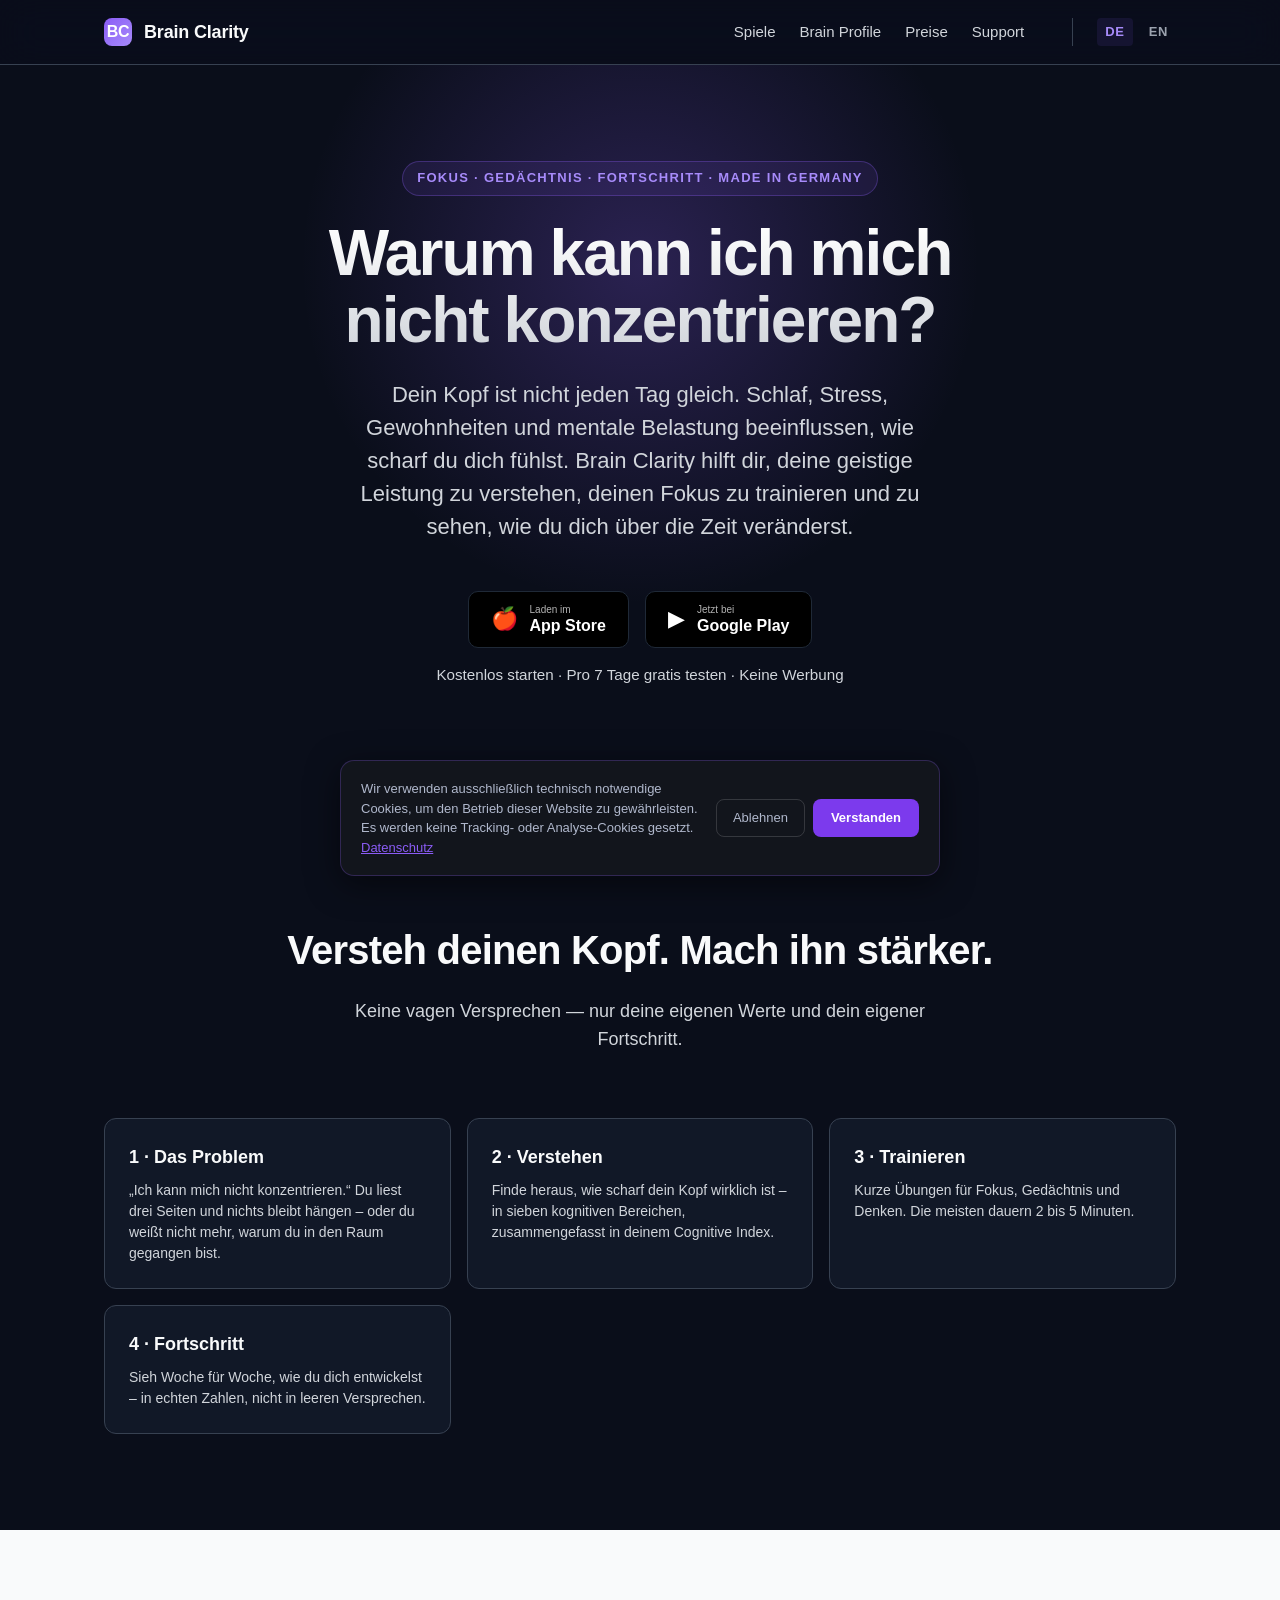
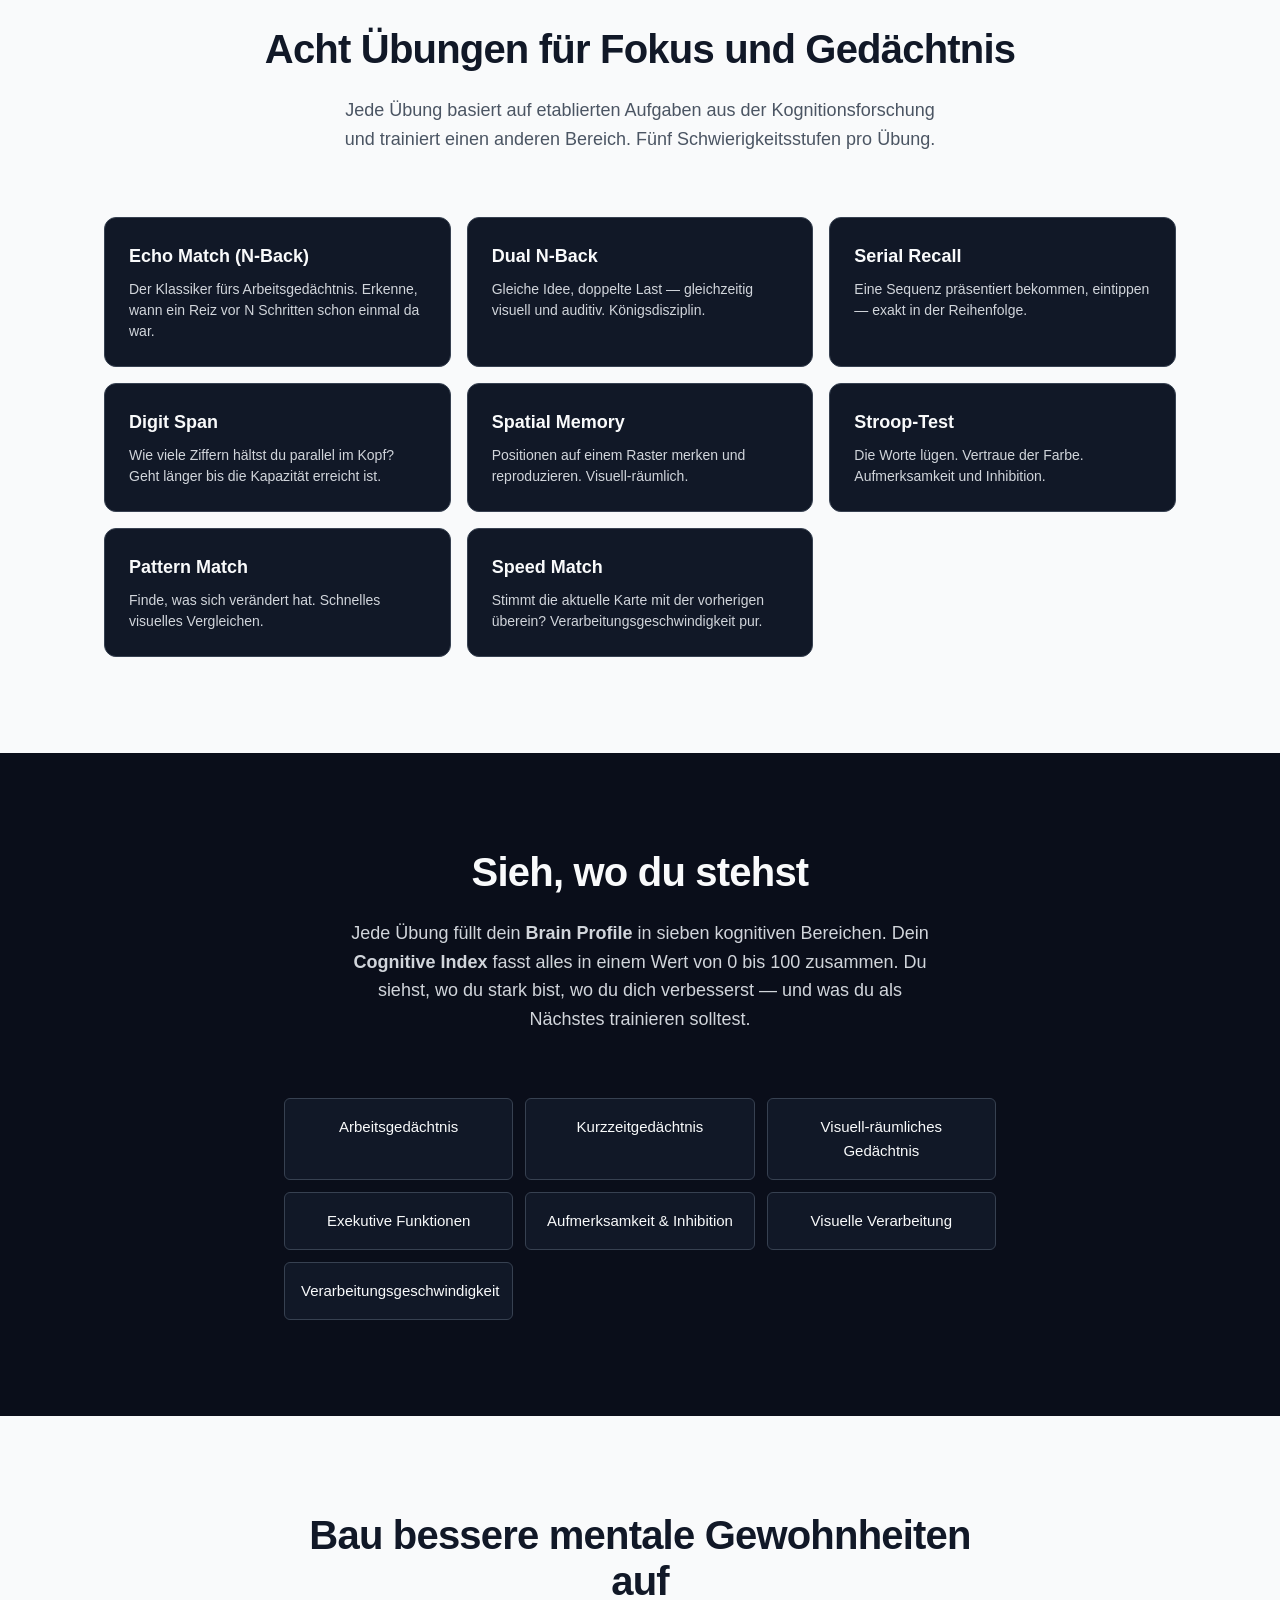
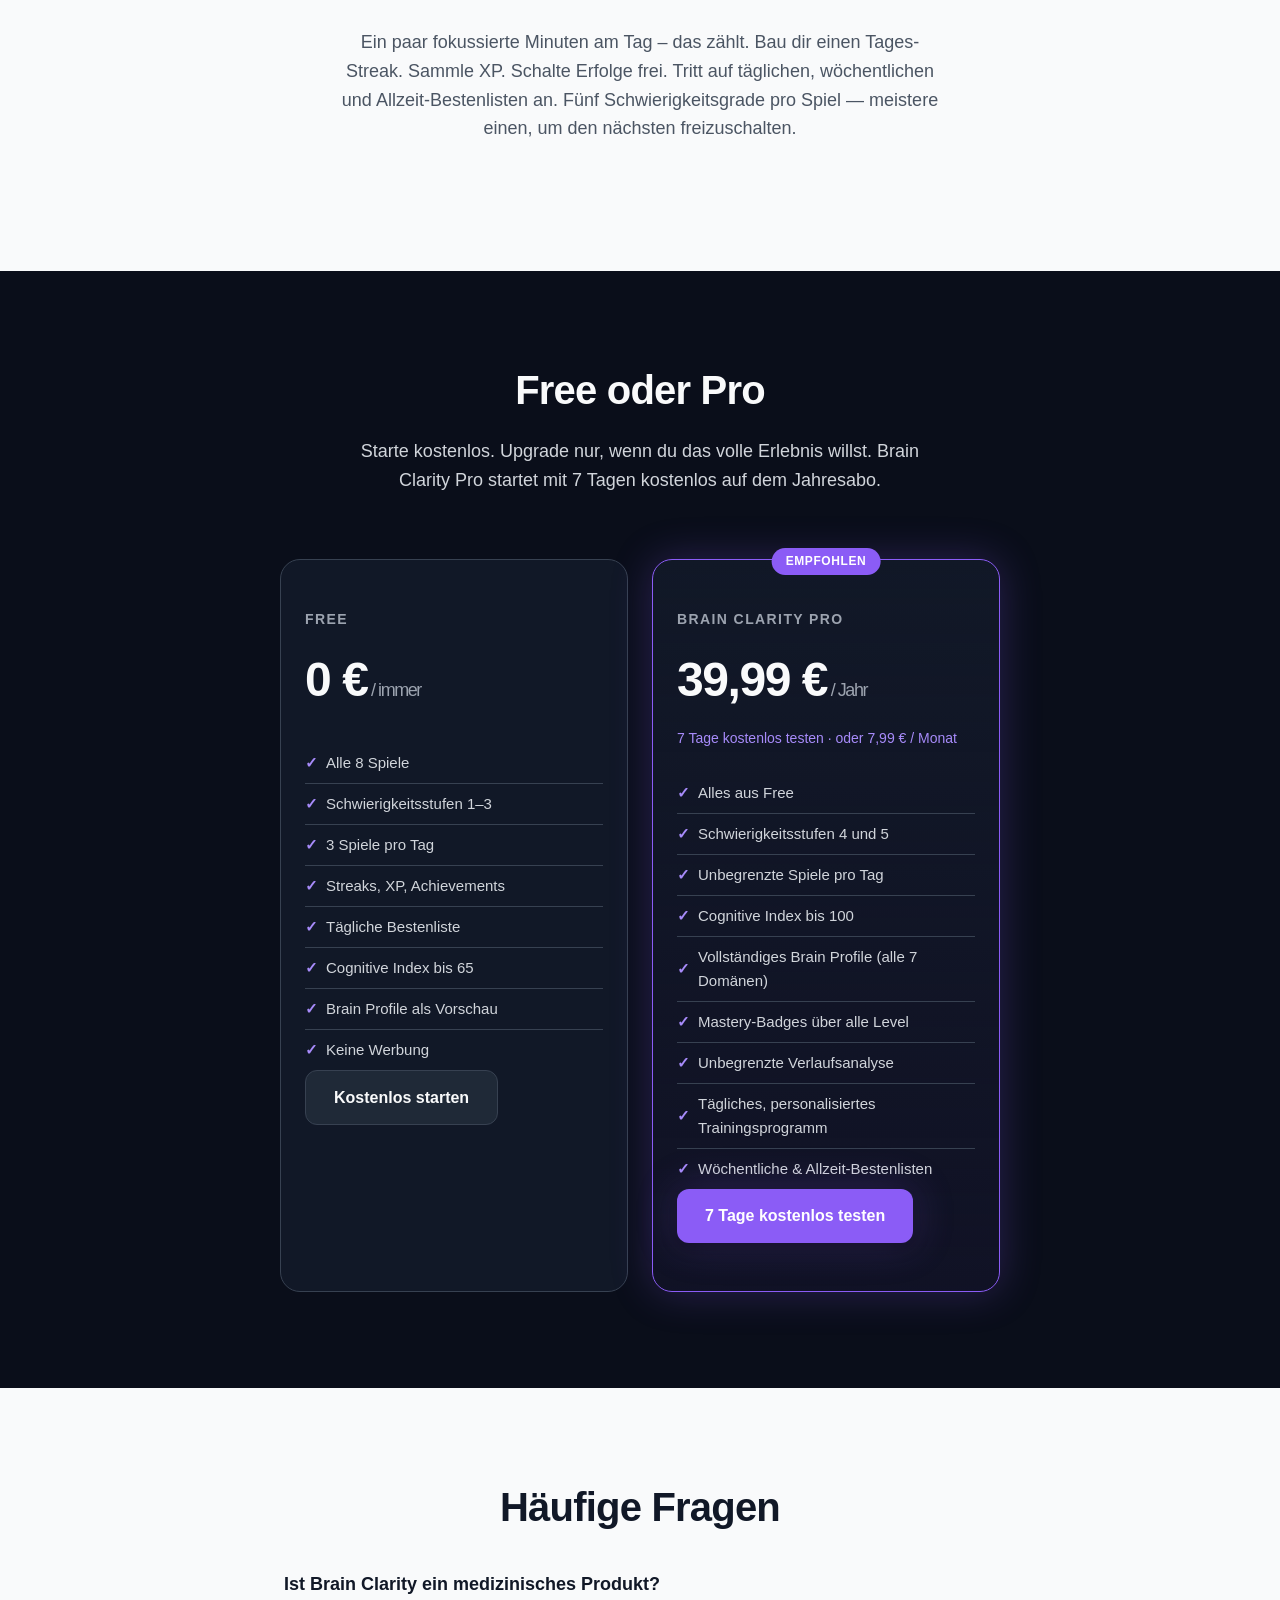
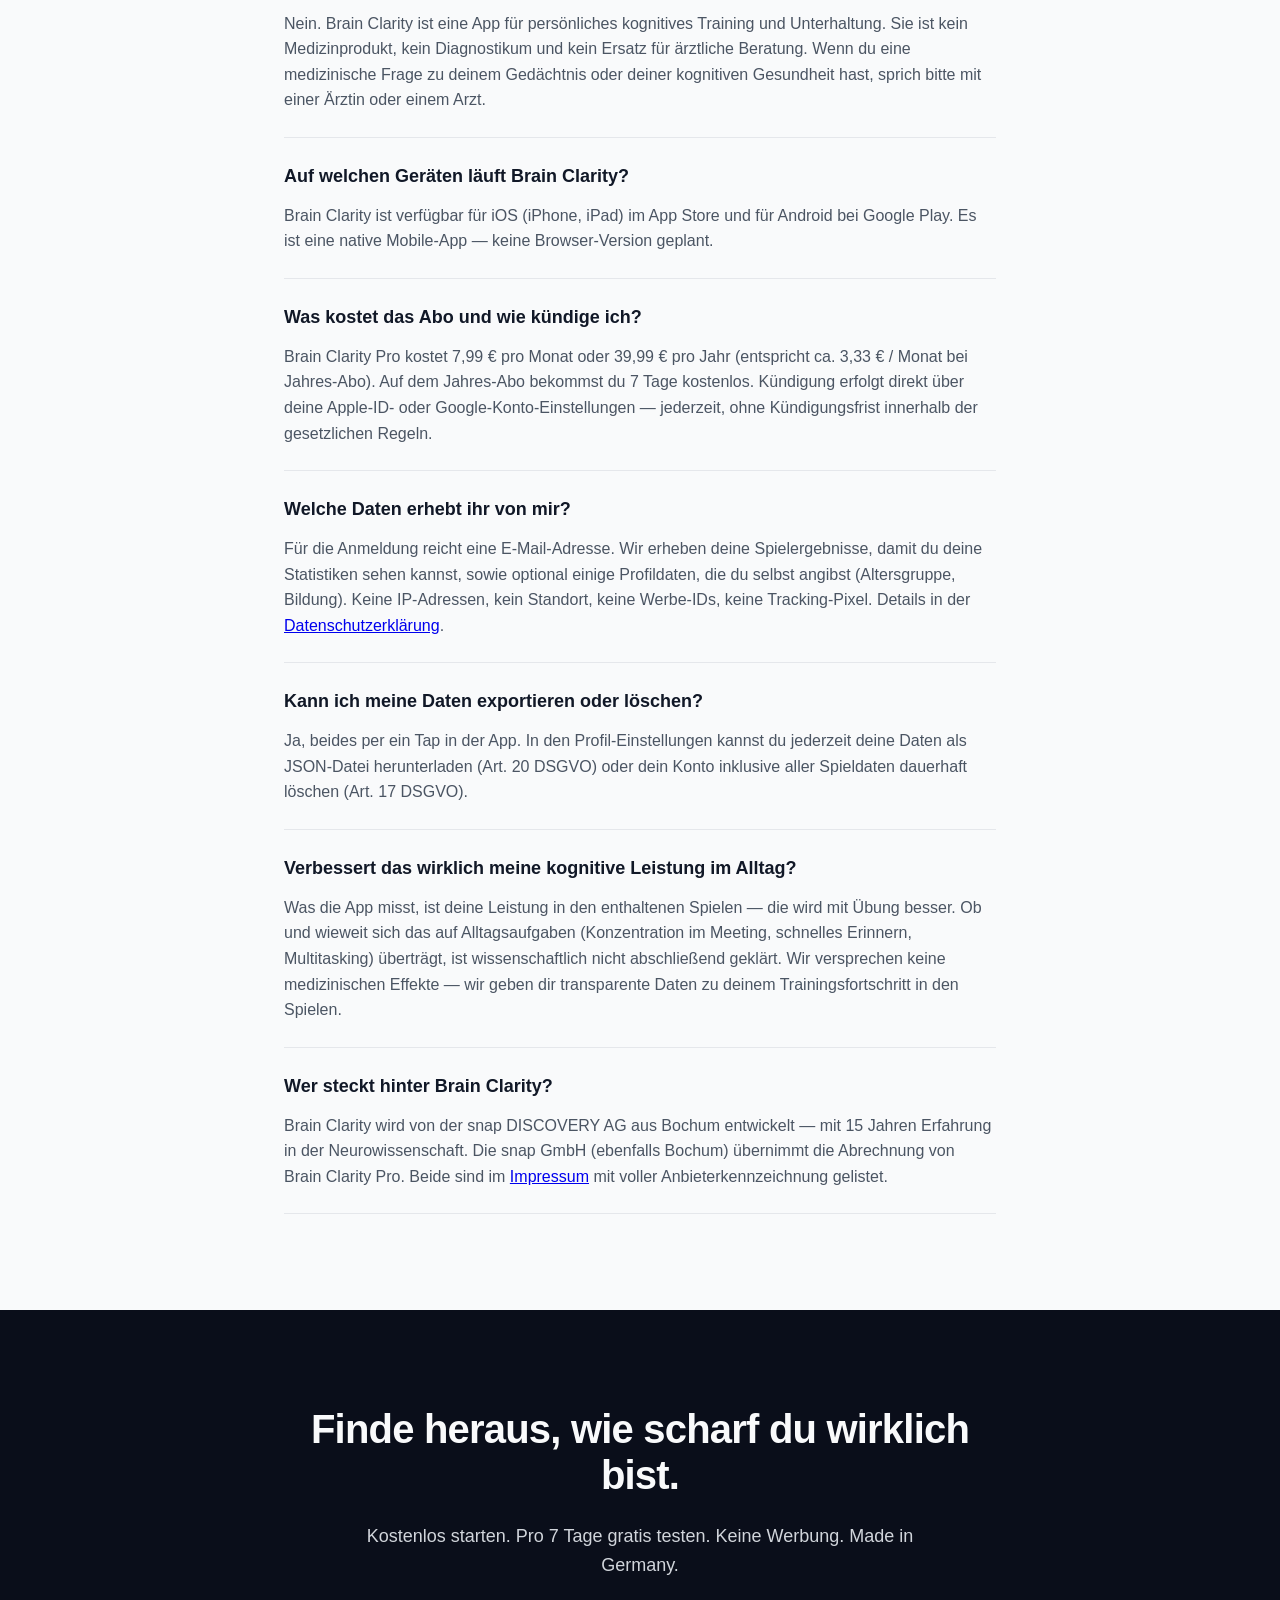
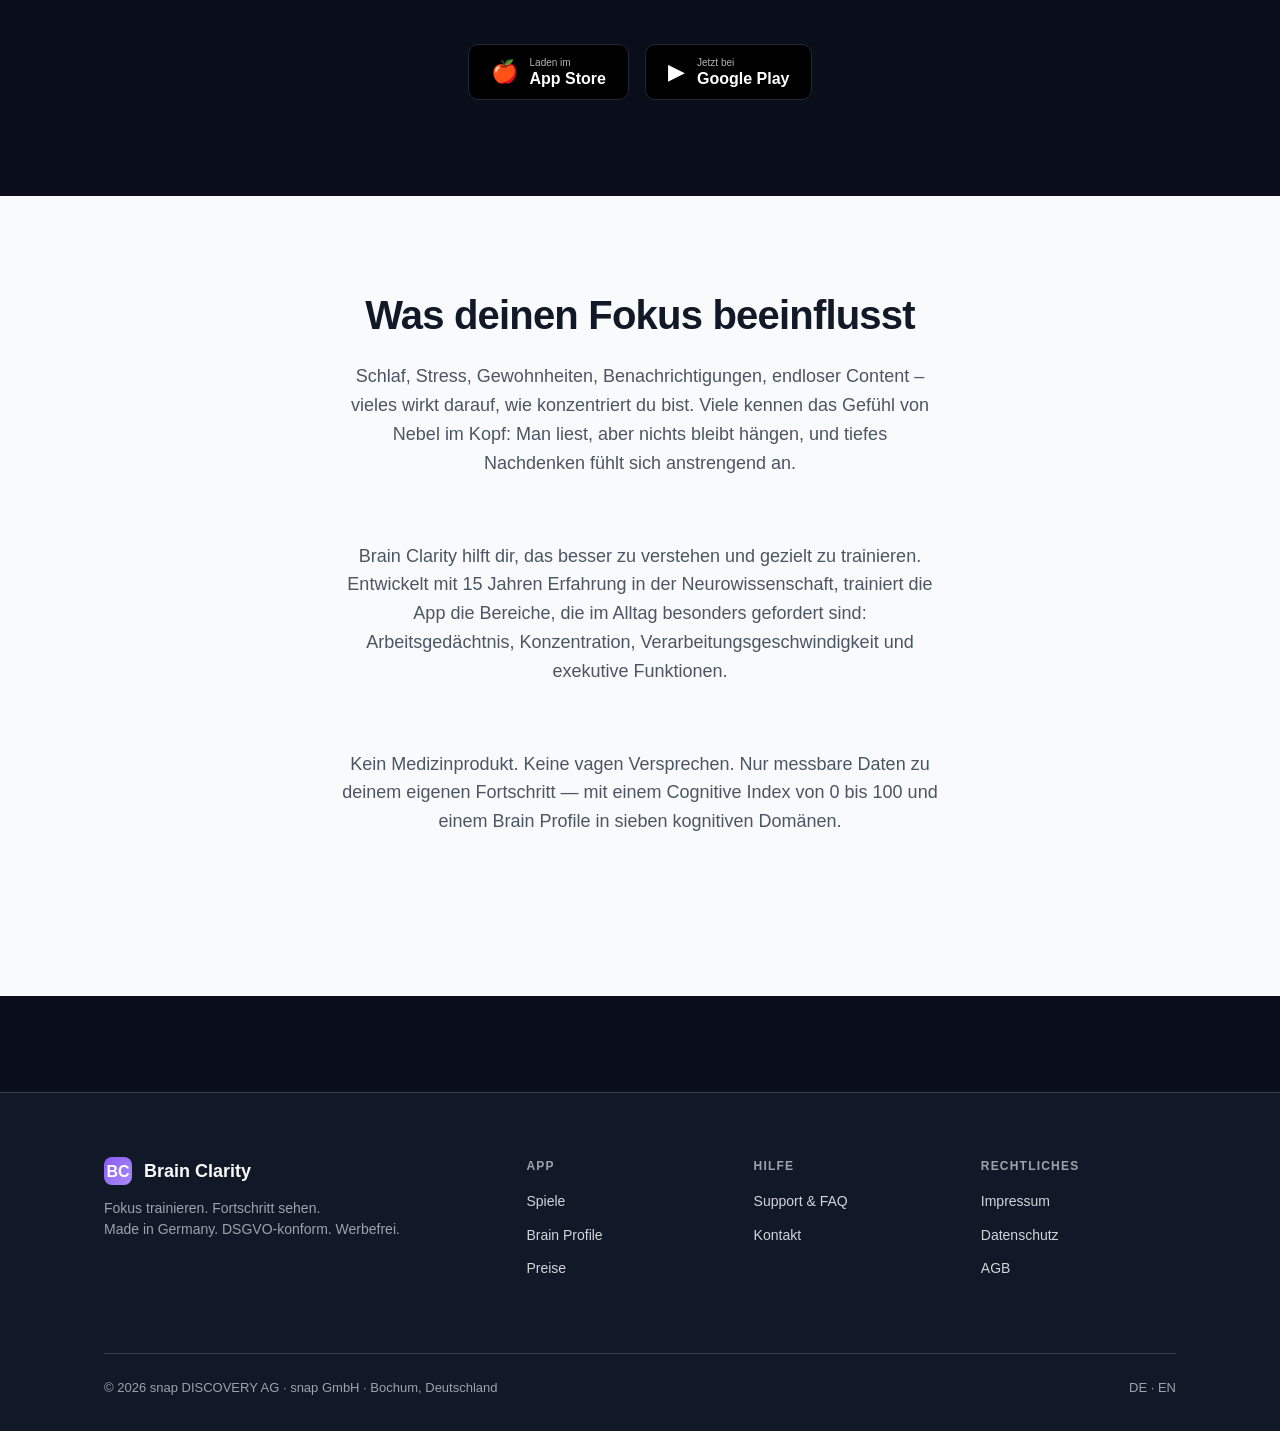
<file: index.html>
<!DOCTYPE html>
<html lang="de">
<head>
  <meta charset="UTF-8">
  <meta name="viewport" content="width=device-width, initial-scale=1.0">
  <title>Konzentration trainieren &amp; Fortschritt sehen | Brain Clarity</title>
  <meta name="description" content="Warum kann ich mich nicht konzentrieren? Brain Clarity zeigt dir, wie scharf dein Kopf ist, trainiert Fokus &amp; Gedächtnis in 5 Minuten und macht deinen Fortschritt sichtbar.">
  <meta name="keywords" content="Konzentration trainieren, Fokus verbessern, Gedächtnistraining, Gehirntraining App, kognitives Training, Gedächtnis trainieren, N-Back, Stroop Test, Konzentration verbessern, Brain Training, Neurowissenschaft, kognitive Leistung">
  <meta name="theme-color" content="#0a0e1a">
  <link rel="canonical" href="https://brainclarity.de/">
  <link rel="alternate" hreflang="de" href="https://brainclarity.de/">
  <link rel="alternate" hreflang="en" href="https://brainclarity.de/en/">
  <link rel="alternate" hreflang="x-default" href="https://brainclarity.de/">

  <!-- Open Graph -->
  <meta property="og:title" content="Brain Clarity – Versteh deinen Kopf. Mach ihn stärker.">
  <meta property="og:description" content="Warum kann ich mich nicht konzentrieren? Trainiere deinen Fokus in 5 Minuten am Tag und sieh deinen Fortschritt. Kostenlos starten. Made in Germany.">
  <meta property="og:type" content="website">
  <meta property="og:locale" content="de_DE">
  <meta property="og:url" content="https://brainclarity.de/">
  <meta property="og:image" content="https://brainclarity.de/assets/og-image.png">

  <!-- Twitter Card -->
  <meta name="twitter:card" content="summary_large_image">
  <meta name="twitter:title" content="Brain Clarity – Versteh deinen Kopf. Mach ihn stärker.">
  <meta name="twitter:description" content="Fokus trainieren. Fortschritt sehen. Cognitive Index 0–100. Kostenlos starten.">

  <!-- Schema.org: MobileApplication -->
  <script type="application/ld+json">
  {
    "@context": "https://schema.org",
    "@type": "MobileApplication",
    "name": "Brain Clarity",
    "description": "Brain Clarity hilft dir, deine geistige Leistung zu verstehen, Fokus und Gedächtnis zu trainieren und deinen Fortschritt über die Zeit zu sehen. 8 Übungen in 7 kognitiven Bereichen, Cognitive Index von 0 bis 100. Entwickelt mit 15 Jahren Erfahrung in der Neurowissenschaft.",
    "applicationCategory": "HealthApplication",
    "operatingSystem": "iOS, Android",
    "offers": [
      {
        "@type": "Offer",
        "price": "0",
        "priceCurrency": "EUR",
        "name": "Free"
      },
      {
        "@type": "Offer",
        "price": "39.99",
        "priceCurrency": "EUR",
        "name": "Brain Clarity Pro (Jahresabo)"
      }
    ],
    "url": "https://brainclarity.de",
    "installUrl": [
      "https://apps.apple.com/us/app/brain-clarity/id6766831342",
      "https://play.google.com/store/apps/details?id=de.snapdiscovery.brainclarity"
    ],
    "author": {
      "@type": "Organization",
      "name": "snap DISCOVERY AG",
      "url": "https://brainclarity.de"
    },
    "inLanguage": ["de", "en"],
    "countriesSupported": "DE, AT, CH"
  }
  </script>

  <!-- Schema.org: Organization -->
  <script type="application/ld+json">
  {
    "@context": "https://schema.org",
    "@type": "Organization",
    "name": "snap DISCOVERY AG",
    "url": "https://brainclarity.de",
    "logo": "https://brainclarity.de/assets/logo.png",
    "sameAs": [
      "https://play.google.com/store/apps/details?id=de.snapdiscovery.brainclarity",
      "https://apps.apple.com/us/app/brain-clarity/id6766831342"
    ]
  }
  </script>

  <link rel="stylesheet" href="assets/styles.css">
</head>
<body>

  <!-- ─────────────────────────── Navigation ─────────────────────────── -->
  <nav class="nav">
    <div class="nav__inner">
      <a href="/" class="nav__brand">
        <span class="nav__logo">BC</span>
        <span>Brain Clarity</span>
      </a>
      <ul class="nav__links">
        <li><a href="#spiele" class="nav__link">Spiele</a></li>
        <li class="nav__link-extra"><a href="#brain-profile" class="nav__link">Brain Profile</a></li>
        <li><a href="#pricing" class="nav__link">Preise</a></li>
        <li class="nav__link-extra"><a href="support.html" class="nav__link">Support</a></li>
        <li class="nav__lang">
          <a href="/" class="is-active">DE</a>
          <a href="en/">EN</a>
        </li>
      </ul>
    </div>
  </nav>

  <!-- ─────────────────────────── Hero ─────────────────────────── -->
  <section class="hero">
    <div class="container">
      <div class="hero__content">
        <span class="hero__eyebrow">Fokus · Gedächtnis · Fortschritt · Made in Germany</span>
        <h1 class="hero__title">Warum kann ich mich nicht konzentrieren?</h1>
        <p class="hero__subtitle">
          Dein Kopf ist nicht jeden Tag gleich. Schlaf, Stress, Gewohnheiten und mentale Belastung
          beeinflussen, wie scharf du dich fühlst. Brain Clarity hilft dir, deine geistige Leistung
          zu verstehen, deinen Fokus zu trainieren und zu sehen, wie du dich über die Zeit veränderst.
        </p>
        <div class="hero__cta">
          <a href="https://apps.apple.com/us/app/brain-clarity/id6766831342" class="btn--store" aria-label="Im App Store laden" target="_blank" rel="noopener">
            <span class="btn--store__icon">🍎</span>
            <span class="btn--store__label">
              <span class="btn--store__hint">Laden im</span>
              <span class="btn--store__store">App Store</span>
            </span>
          </a>
          <a href="https://play.google.com/store/apps/details?id=de.snapdiscovery.brainclarity" class="btn--store" aria-label="Bei Google Play laden" target="_blank" rel="noopener">
            <span class="btn--store__icon">▶</span>
            <span class="btn--store__label">
              <span class="btn--store__hint">Jetzt bei</span>
              <span class="btn--store__store">Google Play</span>
            </span>
          </a>
        </div>
        <p class="hero__subtitle" style="margin-top: 16px; font-size: 0.95em;">Kostenlos starten · Pro 7 Tage gratis testen · Keine Werbung</p>
      </div>
    </div>
  </section>

  <!-- ─────────────────────────── Intro ─────────────────────────── -->
  <section class="section">
    <div class="container-narrow">
      <h2 class="section__title">Versteh deinen Kopf. Mach ihn stärker.</h2>
      <p class="section__subtitle">
        Keine vagen Versprechen — nur deine eigenen Werte und dein eigener Fortschritt.
      </p>
    </div>
    <div class="container">
      <div class="games-grid">
        <div class="game-card">
          <h3 class="game-card__title">1 · Das Problem</h3>
          <p class="game-card__desc">„Ich kann mich nicht konzentrieren.“ Du liest drei Seiten und nichts bleibt hängen – oder du weißt nicht mehr, warum du in den Raum gegangen bist.</p>
        </div>
        <div class="game-card">
          <h3 class="game-card__title">2 · Verstehen</h3>
          <p class="game-card__desc">Finde heraus, wie scharf dein Kopf wirklich ist – in sieben kognitiven Bereichen, zusammengefasst in deinem Cognitive Index.</p>
        </div>
        <div class="game-card">
          <h3 class="game-card__title">3 · Trainieren</h3>
          <p class="game-card__desc">Kurze Übungen für Fokus, Gedächtnis und Denken. Die meisten dauern 2 bis 5 Minuten.</p>
        </div>
        <div class="game-card">
          <h3 class="game-card__title">4 · Fortschritt</h3>
          <p class="game-card__desc">Sieh Woche für Woche, wie du dich entwickelst – in echten Zahlen, nicht in leeren Versprechen.</p>
        </div>
      </div>
    </div>
  </section>

  <!-- ─────────────────────────── Spiele ─────────────────────────── -->
  <section class="section section--light" id="spiele">
    <div class="container">
      <h2 class="section__title">Acht Übungen für Fokus und Gedächtnis</h2>
      <p class="section__subtitle">
        Jede Übung basiert auf etablierten Aufgaben aus der Kognitionsforschung und trainiert einen anderen Bereich. Fünf Schwierigkeitsstufen pro Übung.
      </p>
      <div class="games-grid">
        <div class="game-card">
          <h3 class="game-card__title">Echo Match (N-Back)</h3>
          <p class="game-card__desc">Der Klassiker fürs Arbeitsgedächtnis. Erkenne, wann ein Reiz vor N Schritten schon einmal da war.</p>
        </div>
        <div class="game-card">
          <h3 class="game-card__title">Dual N-Back</h3>
          <p class="game-card__desc">Gleiche Idee, doppelte Last — gleichzeitig visuell und auditiv. Königsdisziplin.</p>
        </div>
        <div class="game-card">
          <h3 class="game-card__title">Serial Recall</h3>
          <p class="game-card__desc">Eine Sequenz präsentiert bekommen, eintippen — exakt in der Reihenfolge.</p>
        </div>
        <div class="game-card">
          <h3 class="game-card__title">Digit Span</h3>
          <p class="game-card__desc">Wie viele Ziffern hältst du parallel im Kopf? Geht länger bis die Kapazität erreicht ist.</p>
        </div>
        <div class="game-card">
          <h3 class="game-card__title">Spatial Memory</h3>
          <p class="game-card__desc">Positionen auf einem Raster merken und reproduzieren. Visuell-räumlich.</p>
        </div>
        <div class="game-card">
          <h3 class="game-card__title">Stroop-Test</h3>
          <p class="game-card__desc">Die Worte lügen. Vertraue der Farbe. Aufmerksamkeit und Inhibition.</p>
        </div>
        <div class="game-card">
          <h3 class="game-card__title">Pattern Match</h3>
          <p class="game-card__desc">Finde, was sich verändert hat. Schnelles visuelles Vergleichen.</p>
        </div>
        <div class="game-card">
          <h3 class="game-card__title">Speed Match</h3>
          <p class="game-card__desc">Stimmt die aktuelle Karte mit der vorherigen überein? Verarbeitungsgeschwindigkeit pur.</p>
        </div>
      </div>
    </div>
  </section>

  <!-- ─────────────────────────── Brain Profile ─────────────────────────── -->
  <section class="section" id="brain-profile">
    <div class="container-narrow">
      <h2 class="section__title">Sieh, wo du stehst</h2>
      <p class="section__subtitle">
        Jede Übung füllt dein <strong>Brain Profile</strong> in sieben kognitiven Bereichen.
        Dein <strong>Cognitive Index</strong> fasst alles in einem Wert von 0 bis 100 zusammen.
        Du siehst, wo du stark bist, wo du dich verbesserst — und was du als Nächstes trainieren solltest.
      </p>
      <div class="domains">
        <div class="domain">Arbeitsgedächtnis</div>
        <div class="domain">Kurzzeitgedächtnis</div>
        <div class="domain">Visuell-räumliches Gedächtnis</div>
        <div class="domain">Exekutive Funktionen</div>
        <div class="domain">Aufmerksamkeit &amp; Inhibition</div>
        <div class="domain">Visuelle Verarbeitung</div>
        <div class="domain">Verarbeitungsgeschwindigkeit</div>
      </div>
    </div>
  </section>

  <!-- ─────────────────────────── Streaks ─────────────────────────── -->
  <section class="section section--light">
    <div class="container-narrow">
      <h2 class="section__title">Bau bessere mentale Gewohnheiten auf</h2>
      <p class="section__subtitle" style="margin-bottom: 32px;">
        Ein paar fokussierte Minuten am Tag – das zählt. Bau dir einen Tages-Streak. Sammle XP. Schalte Erfolge frei. Tritt auf täglichen,
        wöchentlichen und Allzeit-Bestenlisten an. Fünf Schwierigkeitsgrade pro Spiel —
        meistere einen, um den nächsten freizuschalten.
      </p>
    </div>
  </section>

  <!-- ─────────────────────────── Pricing ─────────────────────────── -->
  <section class="section" id="pricing">
    <div class="container">
      <h2 class="section__title">Free oder Pro</h2>
      <p class="section__subtitle">
        Starte kostenlos. Upgrade nur, wenn du das volle Erlebnis willst.
        Brain Clarity Pro startet mit 7 Tagen kostenlos auf dem Jahresabo.
      </p>
      <div class="pricing">
        <div class="plan">
          <p class="plan__name">Free</p>
          <p class="plan__price">0&nbsp;€<small>&nbsp;/&nbsp;immer</small></p>
          <ul class="plan__features">
            <li>Alle 8 Spiele</li>
            <li>Schwierigkeitsstufen 1–3</li>
            <li>3 Spiele pro Tag</li>
            <li>Streaks, XP, Achievements</li>
            <li>Tägliche Bestenliste</li>
            <li>Cognitive Index bis 65</li>
            <li>Brain Profile als Vorschau</li>
            <li>Keine Werbung</li>
          </ul>
          <a href="#download" class="btn btn--secondary js-store-link">Kostenlos starten</a>
        </div>
        <div class="plan plan--featured">
          <span class="plan__badge">Empfohlen</span>
          <p class="plan__name">Brain Clarity Pro</p>
          <p class="plan__price">39,99&nbsp;€<small>&nbsp;/&nbsp;Jahr</small></p>
          <p class="plan__trial">7 Tage kostenlos testen · oder 7,99 € / Monat</p>
          <ul class="plan__features">
            <li>Alles aus Free</li>
            <li>Schwierigkeitsstufen 4 und 5</li>
            <li>Unbegrenzte Spiele pro Tag</li>
            <li>Cognitive Index bis 100</li>
            <li>Vollständiges Brain Profile (alle 7 Domänen)</li>
            <li>Mastery-Badges über alle Level</li>
            <li>Unbegrenzte Verlaufsanalyse</li>
            <li>Tägliches, personalisiertes Trainingsprogramm</li>
            <li>Wöchentliche &amp; Allzeit-Bestenlisten</li>
          </ul>
          <a href="#download" class="btn btn--primary js-store-link">7 Tage kostenlos testen</a>
        </div>
      </div>
    </div>
  </section>

  <!-- ─────────────────────────── FAQ ─────────────────────────── -->
  <section class="section section--light">
    <div class="container-narrow">
      <h2 class="section__title">Häufige Fragen</h2>
      <div class="faq">

        <div class="faq__item">
          <h3 class="faq__question">Ist Brain Clarity ein medizinisches Produkt?</h3>
          <p class="faq__answer">
            Nein. Brain Clarity ist eine App für persönliches kognitives Training und
            Unterhaltung. Sie ist kein Medizinprodukt, kein Diagnostikum und kein Ersatz
            für ärztliche Beratung. Wenn du eine medizinische Frage zu deinem Gedächtnis
            oder deiner kognitiven Gesundheit hast, sprich bitte mit einer Ärztin oder einem Arzt.
          </p>
        </div>

        <div class="faq__item">
          <h3 class="faq__question">Auf welchen Geräten läuft Brain Clarity?</h3>
          <p class="faq__answer">
            Brain Clarity ist verfügbar für iOS (iPhone, iPad) im App Store und für Android bei Google Play.
            Es ist eine native Mobile-App — keine Browser-Version geplant.
          </p>
        </div>

        <div class="faq__item">
          <h3 class="faq__question">Was kostet das Abo und wie kündige ich?</h3>
          <p class="faq__answer">
            Brain Clarity Pro kostet 7,99 € pro Monat oder 39,99 € pro Jahr (entspricht
            ca. 3,33 € / Monat bei Jahres-Abo). Auf dem Jahres-Abo bekommst du 7 Tage kostenlos.
            Kündigung erfolgt direkt über deine Apple-ID- oder Google-Konto-Einstellungen —
            jederzeit, ohne Kündigungsfrist innerhalb der gesetzlichen Regeln.
          </p>
        </div>

        <div class="faq__item">
          <h3 class="faq__question">Welche Daten erhebt ihr von mir?</h3>
          <p class="faq__answer">
            Für die Anmeldung reicht eine E-Mail-Adresse. Wir erheben deine Spielergebnisse,
            damit du deine Statistiken sehen kannst, sowie optional einige Profildaten, die du selbst
            angibst (Altersgruppe, Bildung). Keine IP-Adressen, kein Standort, keine Werbe-IDs,
            keine Tracking-Pixel. Details in der <a href="datenschutz.html">Datenschutzerklärung</a>.
          </p>
        </div>

        <div class="faq__item">
          <h3 class="faq__question">Kann ich meine Daten exportieren oder löschen?</h3>
          <p class="faq__answer">
            Ja, beides per ein Tap in der App. In den Profil-Einstellungen kannst du
            jederzeit deine Daten als JSON-Datei herunterladen (Art. 20 DSGVO) oder dein Konto
            inklusive aller Spieldaten dauerhaft löschen (Art. 17 DSGVO).
          </p>
        </div>

        <div class="faq__item">
          <h3 class="faq__question">Verbessert das wirklich meine kognitive Leistung im Alltag?</h3>
          <p class="faq__answer">
            Was die App misst, ist deine Leistung in den enthaltenen Spielen — die wird mit Übung
            besser. Ob und wieweit sich das auf Alltagsaufgaben (Konzentration im Meeting,
            schnelles Erinnern, Multitasking) überträgt, ist wissenschaftlich nicht abschließend
            geklärt. Wir versprechen keine medizinischen Effekte — wir geben dir transparente
            Daten zu deinem Trainingsfortschritt in den Spielen.
          </p>
        </div>

        <div class="faq__item">
          <h3 class="faq__question">Wer steckt hinter Brain Clarity?</h3>
          <p class="faq__answer">
            Brain Clarity wird von der snap DISCOVERY AG aus Bochum entwickelt — mit 15 Jahren
            Erfahrung in der Neurowissenschaft. Die snap GmbH (ebenfalls Bochum) übernimmt die
            Abrechnung von Brain Clarity Pro. Beide sind im
            <a href="impressum.html">Impressum</a> mit voller Anbieterkennzeichnung gelistet.
          </p>
        </div>

      </div>
    </div>
  </section>

  <!-- ─────────────────────────── CTA Footer ─────────────────────────── -->
  <section class="section" id="download">
    <div class="container-narrow" style="text-align: center;">
      <h2 class="section__title">Finde heraus, wie scharf du wirklich bist.</h2>
      <p class="section__subtitle">
        Kostenlos starten. Pro 7 Tage gratis testen. Keine Werbung. Made in Germany.
      </p>
      <div class="hero__cta">
        <a href="https://apps.apple.com/us/app/brain-clarity/id6766831342" class="btn--store" aria-label="Im App Store laden" target="_blank" rel="noopener">
          <span class="btn--store__icon">🍎</span>
          <span class="btn--store__label">
            <span class="btn--store__hint">Laden im</span>
            <span class="btn--store__store">App Store</span>
          </span>
        </a>
        <a href="https://play.google.com/store/apps/details?id=de.snapdiscovery.brainclarity" class="btn--store" aria-label="Bei Google Play laden" target="_blank" rel="noopener">
          <span class="btn--store__icon">▶</span>
          <span class="btn--store__label">
            <span class="btn--store__hint">Jetzt bei</span>
            <span class="btn--store__store">Google Play</span>
          </span>
        </a>
      </div>
    </div>
  </section>

  <!-- ─────────────────────────── SEO Content ─────────────────────────── -->
  <section class="section section--light">
    <div class="container-narrow">
      <h2 class="section__title">Was deinen Fokus beeinflusst</h2>
      <p class="section__subtitle">
        Schlaf, Stress, Gewohnheiten, Benachrichtigungen, endloser Content – vieles wirkt darauf, wie konzentriert du bist. Viele kennen das Gefühl von Nebel im Kopf: Man liest, aber nichts bleibt hängen, und tiefes Nachdenken fühlt sich anstrengend an.
      </p>
      <p class="section__subtitle">
        Brain Clarity hilft dir, das besser zu verstehen und gezielt zu trainieren. Entwickelt mit 15 Jahren Erfahrung in der Neurowissenschaft, trainiert die App die Bereiche, die im Alltag besonders gefordert sind: Arbeitsgedächtnis, Konzentration, Verarbeitungsgeschwindigkeit und exekutive Funktionen.
      </p>
      <p class="section__subtitle">
        Kein Medizinprodukt. Keine vagen Versprechen. Nur messbare Daten zu deinem eigenen Fortschritt — mit einem Cognitive Index von 0 bis 100 und einem Brain Profile in sieben kognitiven Domänen.
      </p>
    </div>
  </section>

  <!-- ─────────────────────────── Footer ─────────────────────────── -->
  <footer class="footer">
    <div class="container">
      <div class="footer__grid">
        <div>
          <div class="footer__brand">
            <span class="nav__logo">BC</span>
            <span>Brain Clarity</span>
          </div>
          <p class="footer__tagline">
            Fokus trainieren. Fortschritt sehen.<br>
            Made in Germany. DSGVO-konform. Werbefrei.
          </p>
        </div>
        <div>
          <p class="footer__col-title">App</p>
          <ul class="footer__links">
            <li><a href="#spiele">Spiele</a></li>
            <li><a href="#brain-profile">Brain Profile</a></li>
            <li><a href="#pricing">Preise</a></li>
          </ul>
        </div>
        <div>
          <p class="footer__col-title">Hilfe</p>
          <ul class="footer__links">
            <li><a href="support.html">Support &amp; FAQ</a></li>
            <li><a href="mailto:weber@snapdiscovery.de">Kontakt</a></li>
          </ul>
        </div>
        <div>
          <p class="footer__col-title">Rechtliches</p>
          <ul class="footer__links">
            <li><a href="impressum.html">Impressum</a></li>
            <li><a href="datenschutz.html">Datenschutz</a></li>
            <li><a href="agb.html">AGB</a></li>
          </ul>
        </div>
      </div>
      <div class="footer__bottom">
        <span>© 2026 snap DISCOVERY AG · snap GmbH · Bochum, Deutschland</span>
        <span>
          <a href="/" style="color: inherit; text-decoration: none;">DE</a>
          ·
          <a href="en/" style="color: inherit; text-decoration: none;">EN</a>
        </span>
      </div>
    </div>
  </footer>

  <script>
    // Preis-Buttons: iPhone/iPad -> App Store, Android -> Google Play, sonst -> Download-Bereich mit beiden Stores
    (function () {
      var ua = navigator.userAgent || '';
      var isIOS = /iPhone|iPad|iPod/i.test(ua) || (/Macintosh/.test(ua) && 'ontouchend' in document);
      var isAndroid = /Android/i.test(ua);
      var url = isIOS ? 'https://apps.apple.com/us/app/brain-clarity/id6766831342'
              : isAndroid ? 'https://play.google.com/store/apps/details?id=de.snapdiscovery.brainclarity'
              : null;
      if (!url) return;
      document.querySelectorAll('.js-store-link').forEach(function (a) {
        a.href = url; a.target = '_blank'; a.rel = 'noopener';
      });
    })();
  </script>
  <script src="/assets/cookie-banner.js"></script>
</body>
</html>
</file>
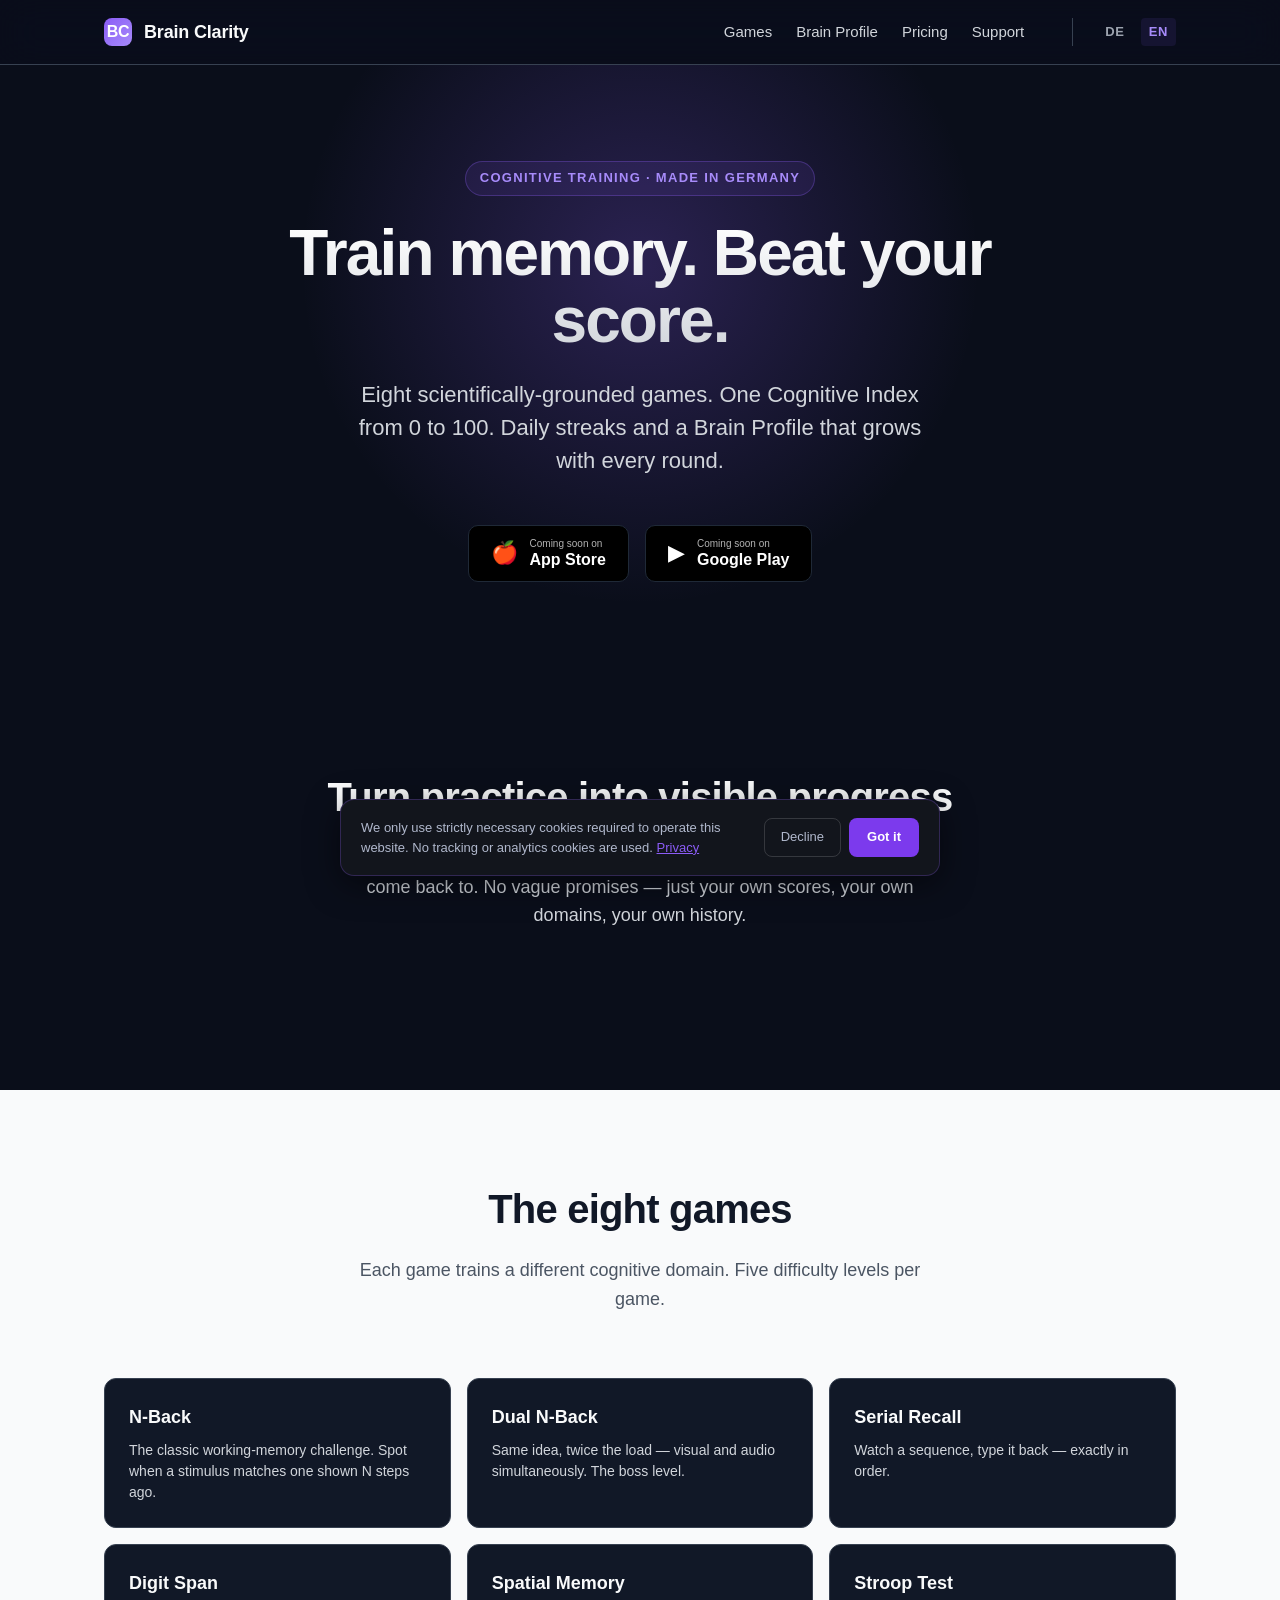
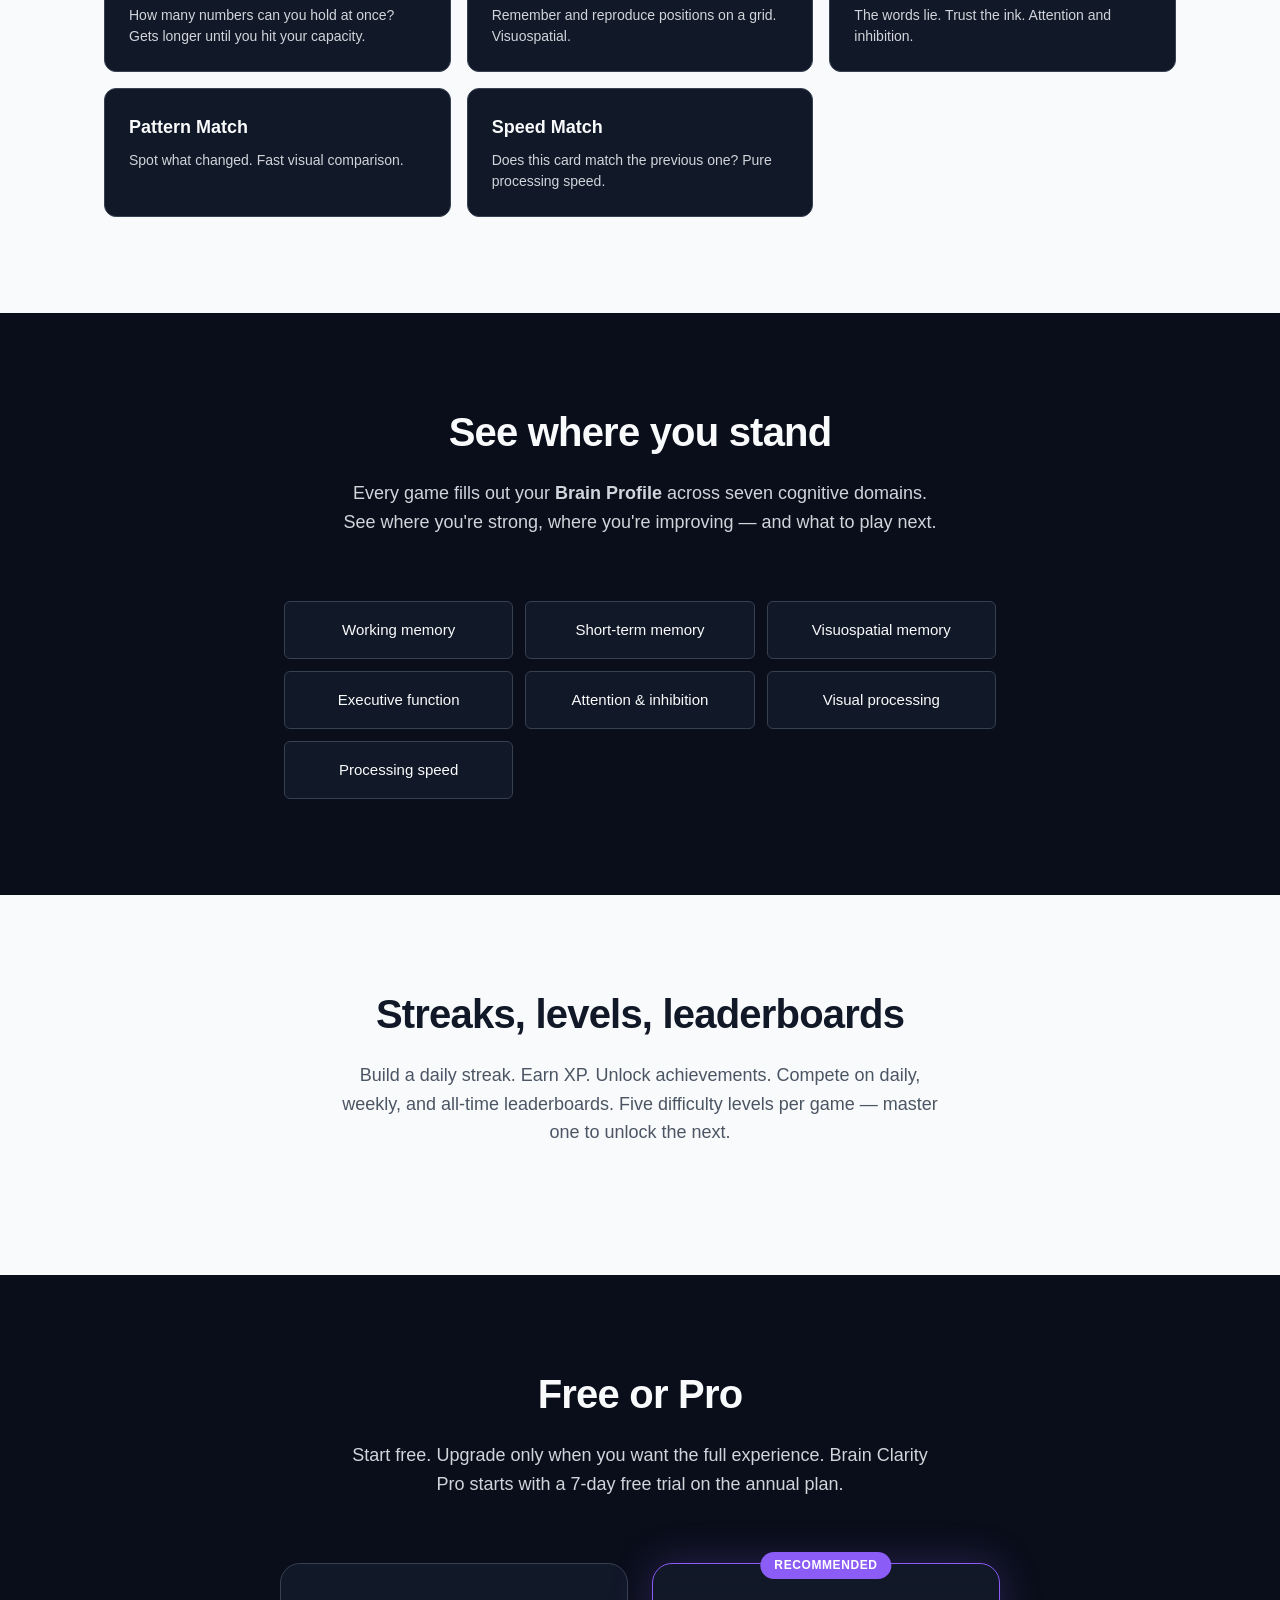
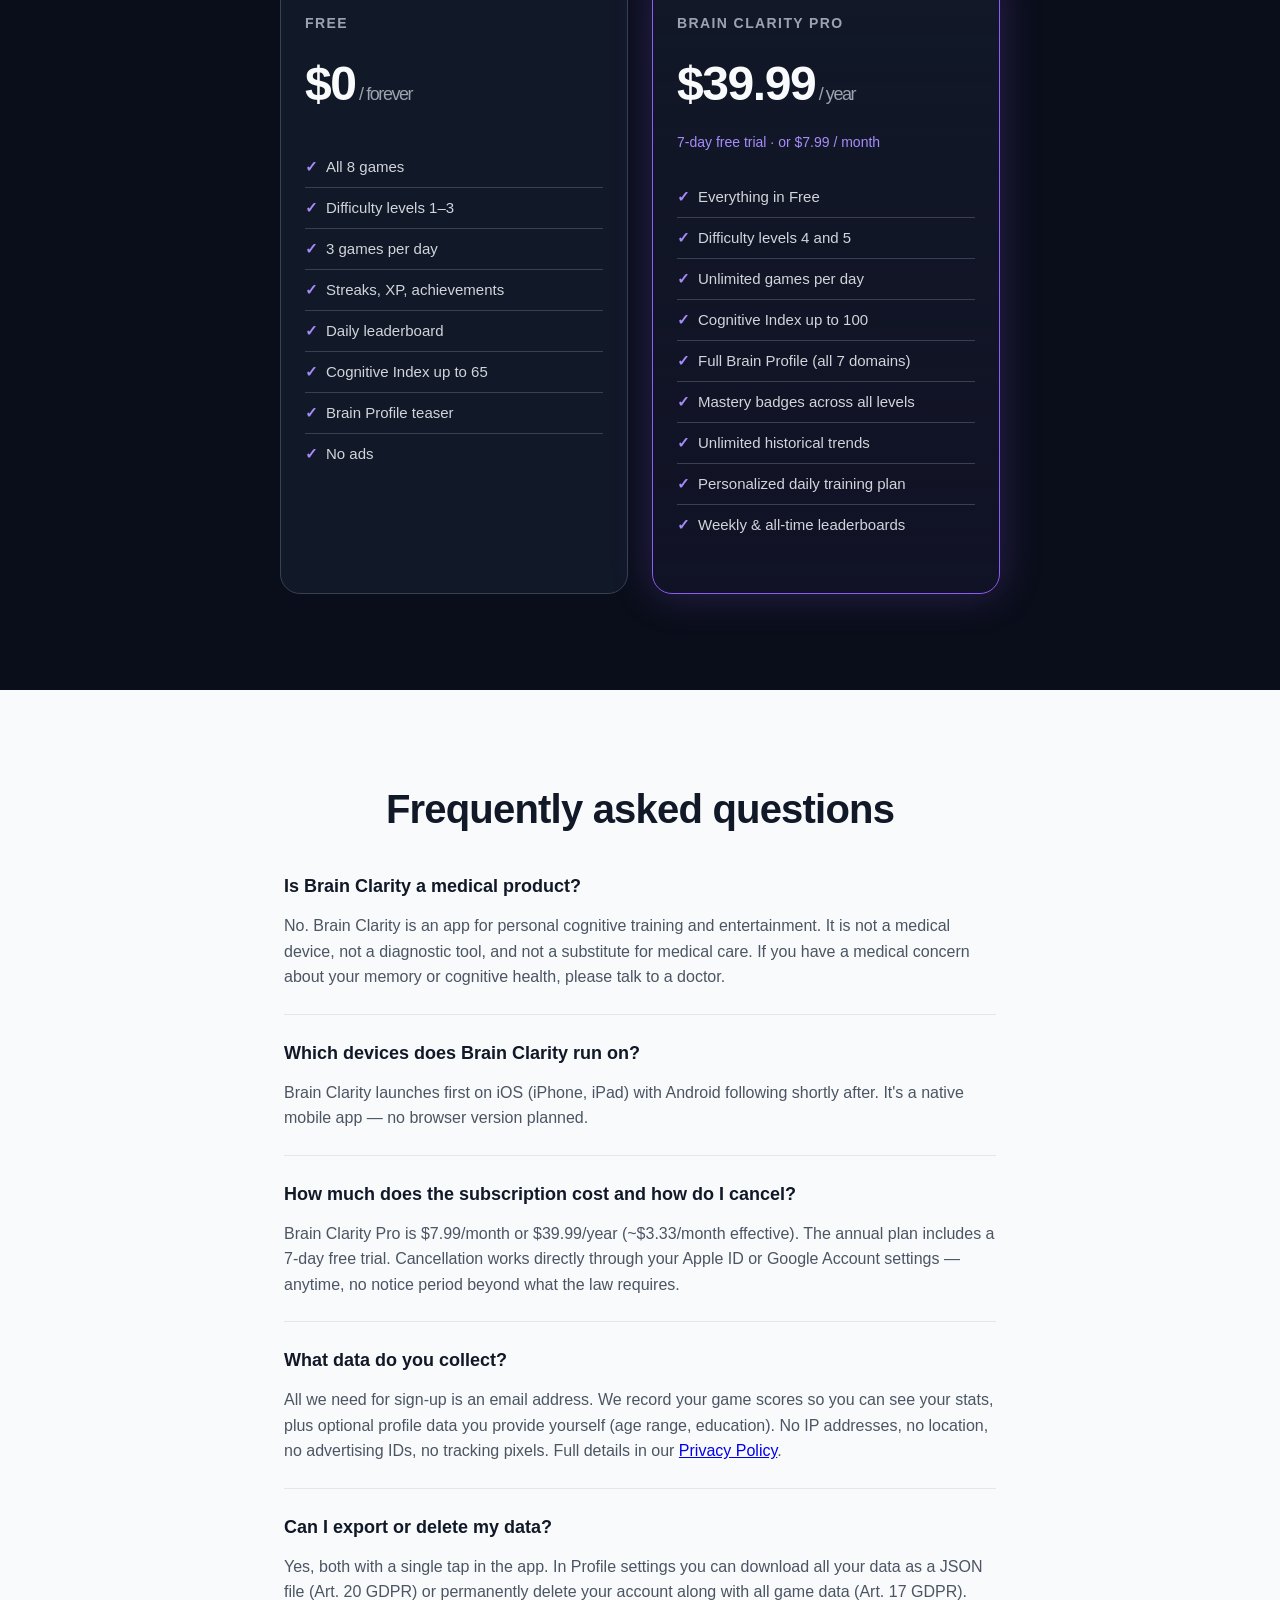
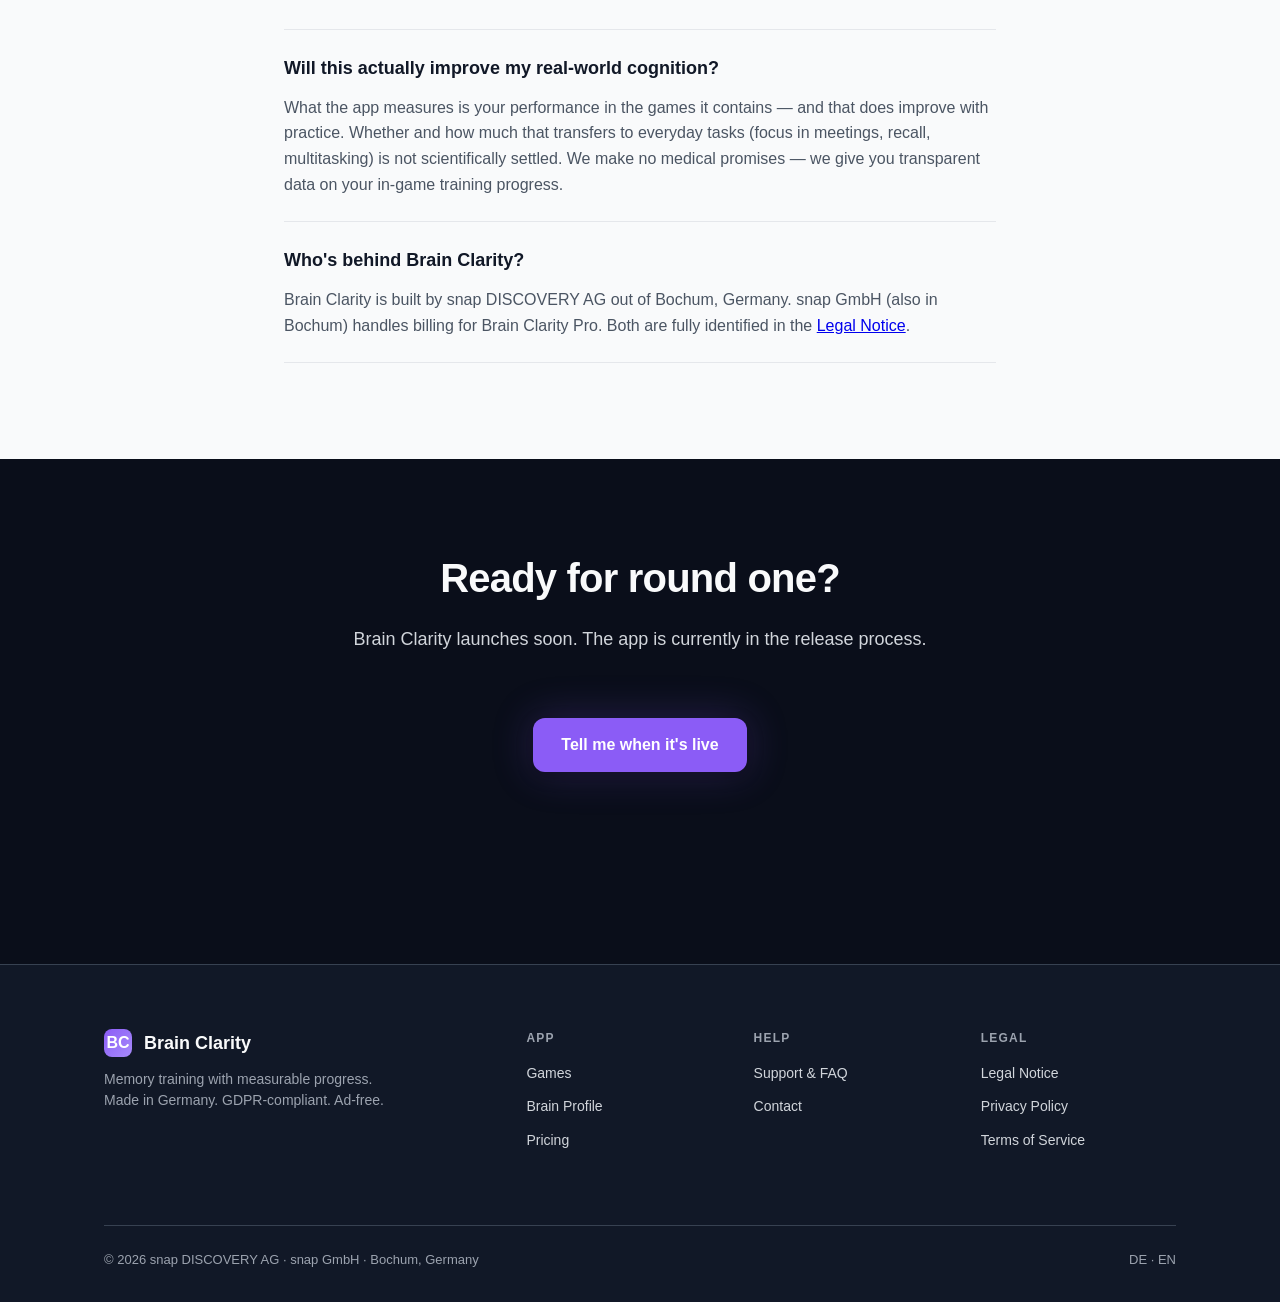
<file: en/index.html>
<!DOCTYPE html>
<html lang="en">
<head>
  <meta charset="UTF-8">
  <meta name="viewport" content="width=device-width, initial-scale=1.0">
  <title>Brain Clarity — Train memory, beat your score</title>
  <meta name="description" content="Eight scientifically-grounded memory games. One Cognitive Index from 0 to 100. Daily streaks, leaderboards, and a Brain Profile that grows with every round.">
  <meta name="theme-color" content="#0a0e1a">
  <meta property="og:title" content="Brain Clarity — Train memory, beat your score">
  <meta property="og:description" content="Eight scientifically-grounded memory games. One Cognitive Index from 0 to 100.">
  <meta property="og:type" content="website">
  <meta property="og:locale" content="en_US">
  <meta property="og:url" content="https://brainclarity.snapdiscovery.de/en/">
  <link rel="stylesheet" href="../assets/styles.css">
</head>
<body>

  <nav class="nav">
    <div class="nav__inner">
      <a href="index.html" class="nav__brand">
        <span class="nav__logo">BC</span>
        <span>Brain Clarity</span>
      </a>
      <ul class="nav__links">
        <li><a href="#games" class="nav__link">Games</a></li>
        <li class="nav__link-extra"><a href="#brain-profile" class="nav__link">Brain Profile</a></li>
        <li><a href="#pricing" class="nav__link">Pricing</a></li>
        <li class="nav__link-extra"><a href="support.html" class="nav__link">Support</a></li>
        <li class="nav__lang">
          <a href="../index.html">DE</a>
          <a href="index.html" class="is-active">EN</a>
        </li>
      </ul>
    </div>
  </nav>

  <section class="hero">
    <div class="container">
      <div class="hero__content">
        <span class="hero__eyebrow">Cognitive Training · Made in Germany</span>
        <h1 class="hero__title">Train memory. Beat your score.</h1>
        <p class="hero__subtitle">
          Eight scientifically-grounded games. One Cognitive Index from 0 to 100.
          Daily streaks and a Brain Profile that grows with every round.
        </p>
        <div class="hero__cta">
          <a href="#" class="btn--store" aria-label="Coming soon on App Store">
            <span class="btn--store__icon">🍎</span>
            <span class="btn--store__label">
              <span class="btn--store__hint">Coming soon on</span>
              <span class="btn--store__store">App Store</span>
            </span>
          </a>
          <a href="#" class="btn--store" aria-label="Coming soon on Google Play">
            <span class="btn--store__icon">▶</span>
            <span class="btn--store__label">
              <span class="btn--store__hint">Coming soon on</span>
              <span class="btn--store__store">Google Play</span>
            </span>
          </a>
        </div>
      </div>
    </div>
  </section>

  <section class="section">
    <div class="container-narrow">
      <h2 class="section__title">Turn practice into visible progress</h2>
      <p class="section__subtitle">
        Brain Clarity turns cognitive training into something you actually want to come back to.
        No vague promises — just your own scores, your own domains, your own history.
      </p>
    </div>
  </section>

  <section class="section section--light" id="games">
    <div class="container">
      <h2 class="section__title">The eight games</h2>
      <p class="section__subtitle">
        Each game trains a different cognitive domain. Five difficulty levels per game.
      </p>
      <div class="games-grid">
        <div class="game-card">
          <h3 class="game-card__title">N-Back</h3>
          <p class="game-card__desc">The classic working-memory challenge. Spot when a stimulus matches one shown N steps ago.</p>
        </div>
        <div class="game-card">
          <h3 class="game-card__title">Dual N-Back</h3>
          <p class="game-card__desc">Same idea, twice the load — visual and audio simultaneously. The boss level.</p>
        </div>
        <div class="game-card">
          <h3 class="game-card__title">Serial Recall</h3>
          <p class="game-card__desc">Watch a sequence, type it back — exactly in order.</p>
        </div>
        <div class="game-card">
          <h3 class="game-card__title">Digit Span</h3>
          <p class="game-card__desc">How many numbers can you hold at once? Gets longer until you hit your capacity.</p>
        </div>
        <div class="game-card">
          <h3 class="game-card__title">Spatial Memory</h3>
          <p class="game-card__desc">Remember and reproduce positions on a grid. Visuospatial.</p>
        </div>
        <div class="game-card">
          <h3 class="game-card__title">Stroop Test</h3>
          <p class="game-card__desc">The words lie. Trust the ink. Attention and inhibition.</p>
        </div>
        <div class="game-card">
          <h3 class="game-card__title">Pattern Match</h3>
          <p class="game-card__desc">Spot what changed. Fast visual comparison.</p>
        </div>
        <div class="game-card">
          <h3 class="game-card__title">Speed Match</h3>
          <p class="game-card__desc">Does this card match the previous one? Pure processing speed.</p>
        </div>
      </div>
    </div>
  </section>

  <section class="section" id="brain-profile">
    <div class="container-narrow">
      <h2 class="section__title">See where you stand</h2>
      <p class="section__subtitle">
        Every game fills out your <strong>Brain Profile</strong> across seven cognitive domains.
        See where you're strong, where you're improving — and what to play next.
      </p>
      <div class="domains">
        <div class="domain">Working memory</div>
        <div class="domain">Short-term memory</div>
        <div class="domain">Visuospatial memory</div>
        <div class="domain">Executive function</div>
        <div class="domain">Attention &amp; inhibition</div>
        <div class="domain">Visual processing</div>
        <div class="domain">Processing speed</div>
      </div>
    </div>
  </section>

  <section class="section section--light">
    <div class="container-narrow">
      <h2 class="section__title">Streaks, levels, leaderboards</h2>
      <p class="section__subtitle" style="margin-bottom: 32px;">
        Build a daily streak. Earn XP. Unlock achievements. Compete on daily, weekly, and all-time
        leaderboards. Five difficulty levels per game — master one to unlock the next.
      </p>
    </div>
  </section>

  <section class="section" id="pricing">
    <div class="container">
      <h2 class="section__title">Free or Pro</h2>
      <p class="section__subtitle">
        Start free. Upgrade only when you want the full experience.
        Brain Clarity Pro starts with a 7-day free trial on the annual plan.
      </p>
      <div class="pricing">
        <div class="plan">
          <p class="plan__name">Free</p>
          <p class="plan__price">$0<small>&nbsp;/&nbsp;forever</small></p>
          <ul class="plan__features">
            <li>All 8 games</li>
            <li>Difficulty levels 1–3</li>
            <li>3 games per day</li>
            <li>Streaks, XP, achievements</li>
            <li>Daily leaderboard</li>
            <li>Cognitive Index up to 65</li>
            <li>Brain Profile teaser</li>
            <li>No ads</li>
          </ul>
        </div>
        <div class="plan plan--featured">
          <span class="plan__badge">Recommended</span>
          <p class="plan__name">Brain Clarity Pro</p>
          <p class="plan__price">$39.99<small>&nbsp;/&nbsp;year</small></p>
          <p class="plan__trial">7-day free trial · or $7.99 / month</p>
          <ul class="plan__features">
            <li>Everything in Free</li>
            <li>Difficulty levels 4 and 5</li>
            <li>Unlimited games per day</li>
            <li>Cognitive Index up to 100</li>
            <li>Full Brain Profile (all 7 domains)</li>
            <li>Mastery badges across all levels</li>
            <li>Unlimited historical trends</li>
            <li>Personalized daily training plan</li>
            <li>Weekly &amp; all-time leaderboards</li>
          </ul>
        </div>
      </div>
    </div>
  </section>

  <section class="section section--light">
    <div class="container-narrow">
      <h2 class="section__title">Frequently asked questions</h2>
      <div class="faq">

        <div class="faq__item">
          <h3 class="faq__question">Is Brain Clarity a medical product?</h3>
          <p class="faq__answer">
            No. Brain Clarity is an app for personal cognitive training and entertainment.
            It is not a medical device, not a diagnostic tool, and not a substitute for medical
            care. If you have a medical concern about your memory or cognitive health, please
            talk to a doctor.
          </p>
        </div>

        <div class="faq__item">
          <h3 class="faq__question">Which devices does Brain Clarity run on?</h3>
          <p class="faq__answer">
            Brain Clarity launches first on iOS (iPhone, iPad) with Android following shortly after.
            It's a native mobile app — no browser version planned.
          </p>
        </div>

        <div class="faq__item">
          <h3 class="faq__question">How much does the subscription cost and how do I cancel?</h3>
          <p class="faq__answer">
            Brain Clarity Pro is $7.99/month or $39.99/year (~$3.33/month effective). The annual plan
            includes a 7-day free trial. Cancellation works directly through your Apple ID or
            Google Account settings — anytime, no notice period beyond what the law requires.
          </p>
        </div>

        <div class="faq__item">
          <h3 class="faq__question">What data do you collect?</h3>
          <p class="faq__answer">
            All we need for sign-up is an email address. We record your game scores so you can
            see your stats, plus optional profile data you provide yourself (age range, education).
            No IP addresses, no location, no advertising IDs, no tracking pixels.
            Full details in our <a href="privacy.html">Privacy Policy</a>.
          </p>
        </div>

        <div class="faq__item">
          <h3 class="faq__question">Can I export or delete my data?</h3>
          <p class="faq__answer">
            Yes, both with a single tap in the app. In Profile settings you can download all
            your data as a JSON file (Art. 20 GDPR) or permanently delete your account along with
            all game data (Art. 17 GDPR).
          </p>
        </div>

        <div class="faq__item">
          <h3 class="faq__question">Will this actually improve my real-world cognition?</h3>
          <p class="faq__answer">
            What the app measures is your performance in the games it contains — and that does
            improve with practice. Whether and how much that transfers to everyday tasks
            (focus in meetings, recall, multitasking) is not scientifically settled. We make no
            medical promises — we give you transparent data on your in-game training progress.
          </p>
        </div>

        <div class="faq__item">
          <h3 class="faq__question">Who's behind Brain Clarity?</h3>
          <p class="faq__answer">
            Brain Clarity is built by snap DISCOVERY AG out of Bochum, Germany. snap GmbH (also
            in Bochum) handles billing for Brain Clarity Pro. Both are fully identified in
            the <a href="legal-notice.html">Legal Notice</a>.
          </p>
        </div>

      </div>
    </div>
  </section>

  <section class="section">
    <div class="container-narrow" style="text-align: center;">
      <h2 class="section__title">Ready for round one?</h2>
      <p class="section__subtitle">
        Brain Clarity launches soon. The app is currently in the release process.
      </p>
      <div class="hero__cta">
        <a href="mailto:weber@snapdiscovery.de?subject=Brain%20Clarity%20launch%20updates" class="btn btn--primary">
          Tell me when it's live
        </a>
      </div>
    </div>
  </section>

  <footer class="footer">
    <div class="container">
      <div class="footer__grid">
        <div>
          <div class="footer__brand">
            <span class="nav__logo">BC</span>
            <span>Brain Clarity</span>
          </div>
          <p class="footer__tagline">
            Memory training with measurable progress.<br>
            Made in Germany. GDPR-compliant. Ad-free.
          </p>
        </div>
        <div>
          <p class="footer__col-title">App</p>
          <ul class="footer__links">
            <li><a href="#games">Games</a></li>
            <li><a href="#brain-profile">Brain Profile</a></li>
            <li><a href="#pricing">Pricing</a></li>
          </ul>
        </div>
        <div>
          <p class="footer__col-title">Help</p>
          <ul class="footer__links">
            <li><a href="support.html">Support &amp; FAQ</a></li>
            <li><a href="mailto:weber@snapdiscovery.de">Contact</a></li>
          </ul>
        </div>
        <div>
          <p class="footer__col-title">Legal</p>
          <ul class="footer__links">
            <li><a href="legal-notice.html">Legal Notice</a></li>
            <li><a href="privacy.html">Privacy Policy</a></li>
            <li><a href="terms.html">Terms of Service</a></li>
          </ul>
        </div>
      </div>
      <div class="footer__bottom">
        <span>© 2026 snap DISCOVERY AG · snap GmbH · Bochum, Germany</span>
        <span>
          <a href="../index.html" style="color: inherit; text-decoration: none;">DE</a>
          ·
          <a href="index.html" style="color: inherit; text-decoration: none;">EN</a>
        </span>
      </div>
    </div>
  </footer>

  <script src="/assets/cookie-banner.js"></script>
</body>
</html>
</file>
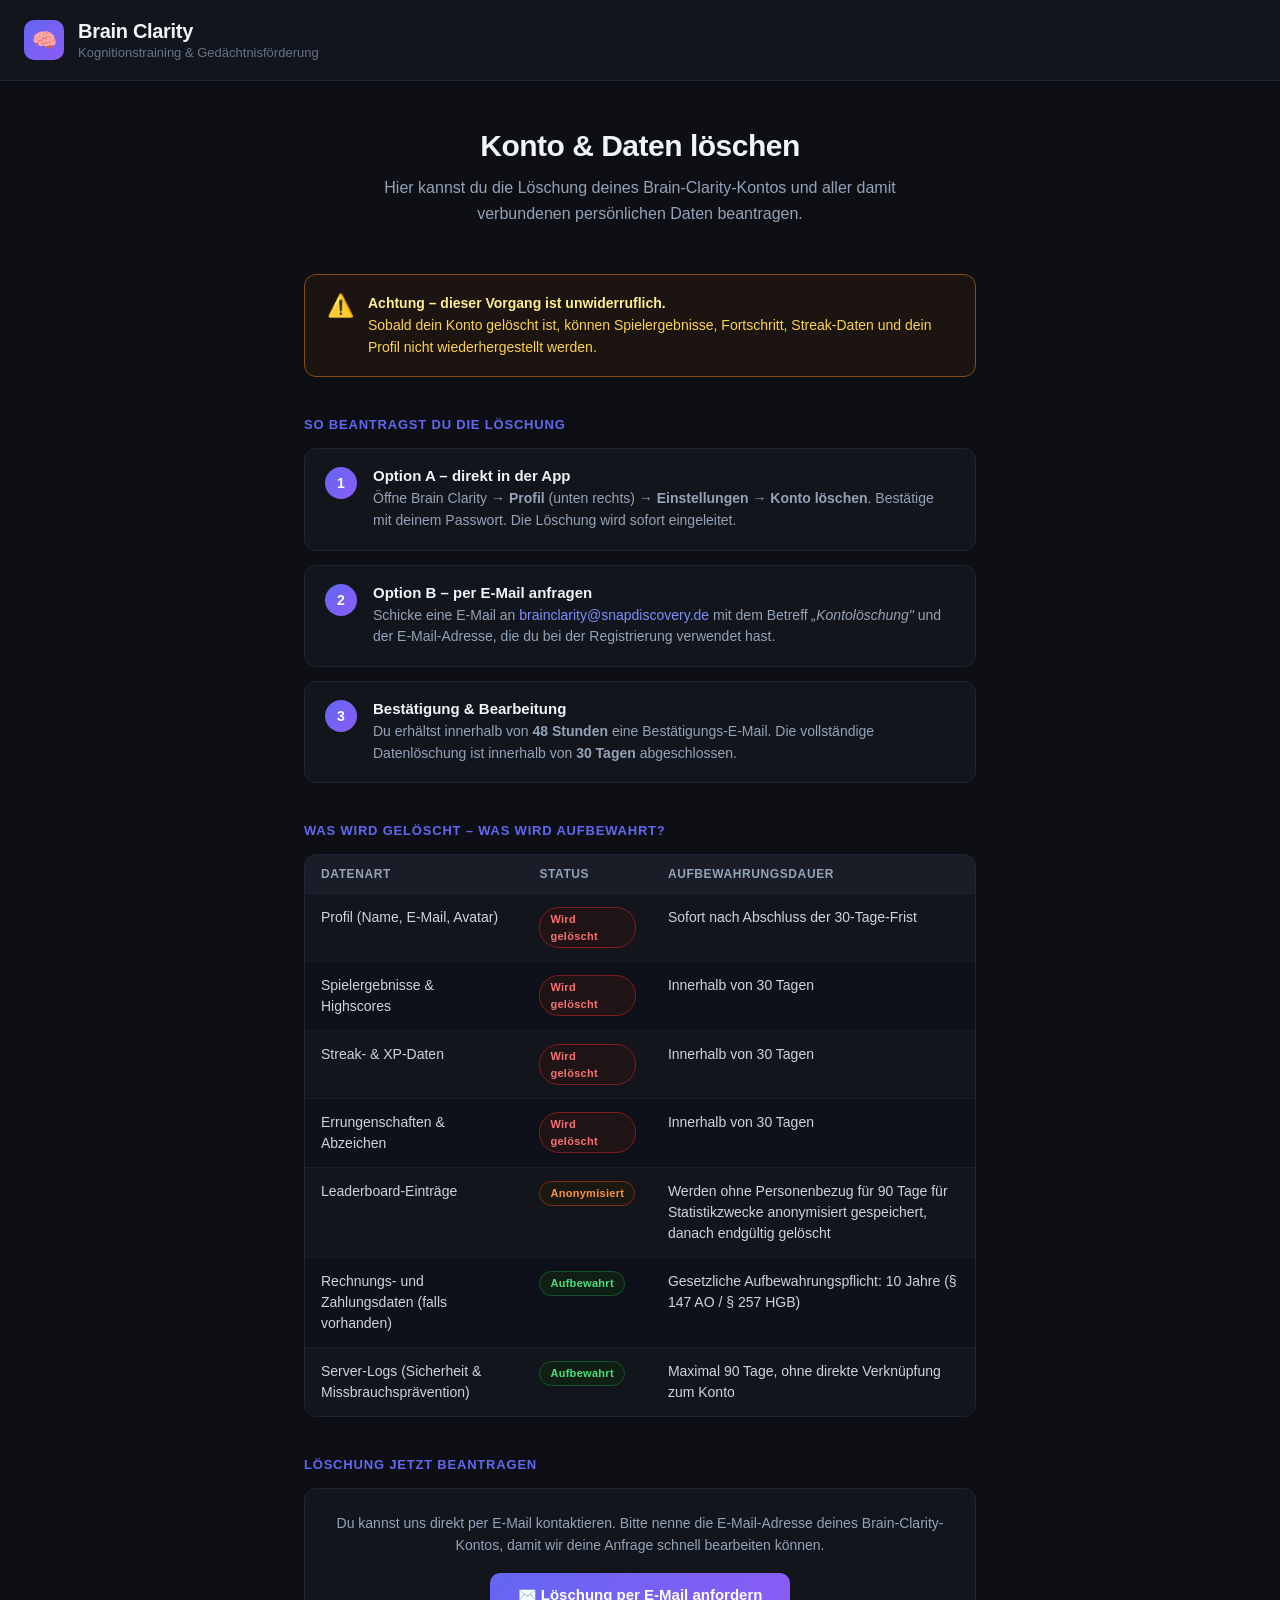
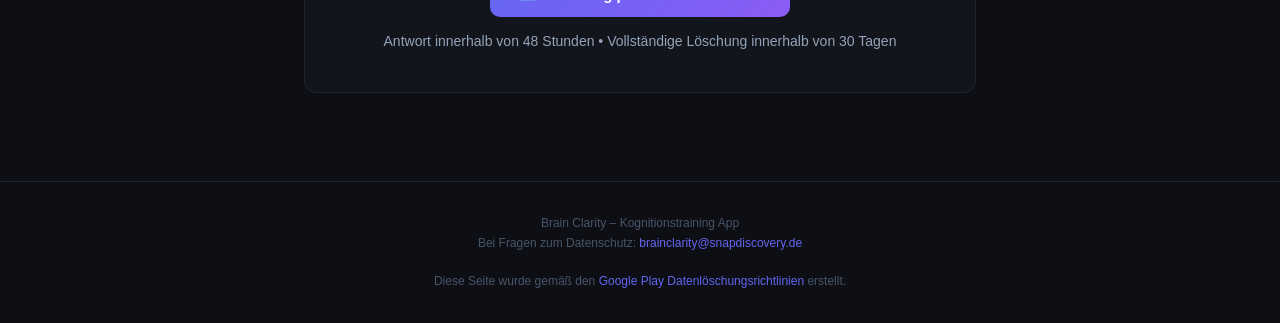
<file: account-deletion.html>
<!DOCTYPE html>
<html lang="de">
<head>
  <meta charset="UTF-8" />
  <meta name="viewport" content="width=device-width, initial-scale=1.0" />
  <title>Konto löschen – Brain Clarity</title>
  <style>
    *, *::before, *::after { box-sizing: border-box; margin: 0; padding: 0; }

    body {
      font-family: -apple-system, BlinkMacSystemFont, "Segoe UI", Roboto, Helvetica, Arial, sans-serif;
      background: #0d0f14;
      color: #e2e8f0;
      min-height: 100vh;
      display: flex;
      flex-direction: column;
    }

    header {
      background: #12151c;
      border-bottom: 1px solid #1e2535;
      padding: 20px 24px;
      display: flex;
      align-items: center;
      gap: 14px;
    }

    .logo-icon {
      width: 40px;
      height: 40px;
      background: linear-gradient(135deg, #6366f1, #8b5cf6);
      border-radius: 10px;
      display: flex;
      align-items: center;
      justify-content: center;
      font-size: 20px;
    }

    header h1 {
      font-size: 20px;
      font-weight: 700;
      color: #f1f5f9;
      letter-spacing: -0.3px;
    }

    header p {
      font-size: 13px;
      color: #64748b;
      margin-top: 2px;
    }

    main {
      max-width: 720px;
      margin: 48px auto;
      padding: 0 24px;
      width: 100%;
    }

    .hero {
      text-align: center;
      margin-bottom: 48px;
    }

    .hero h2 {
      font-size: 30px;
      font-weight: 800;
      color: #f1f5f9;
      letter-spacing: -0.5px;
      margin-bottom: 12px;
    }

    .hero p {
      font-size: 16px;
      color: #94a3b8;
      line-height: 1.6;
      max-width: 520px;
      margin: 0 auto;
    }

    .warning-box {
      background: #1c1410;
      border: 1px solid #854d0e;
      border-radius: 12px;
      padding: 18px 22px;
      display: flex;
      gap: 14px;
      align-items: flex-start;
      margin-bottom: 40px;
    }

    .warning-box .icon { font-size: 22px; flex-shrink: 0; }

    .warning-box p {
      font-size: 14px;
      color: #fcd34d;
      line-height: 1.55;
    }

    .warning-box strong { color: #fef08a; }

    section { margin-bottom: 40px; }

    section h3 {
      font-size: 13px;
      font-weight: 600;
      text-transform: uppercase;
      letter-spacing: 0.8px;
      color: #6366f1;
      margin-bottom: 16px;
    }

    .steps { display: flex; flex-direction: column; gap: 14px; }

    .step {
      background: #12151c;
      border: 1px solid #1e2535;
      border-radius: 12px;
      padding: 18px 20px;
      display: flex;
      gap: 16px;
      align-items: flex-start;
    }

    .step-number {
      width: 32px;
      height: 32px;
      border-radius: 50%;
      background: linear-gradient(135deg, #6366f1, #8b5cf6);
      color: #fff;
      font-size: 14px;
      font-weight: 700;
      display: flex;
      align-items: center;
      justify-content: center;
      flex-shrink: 0;
    }

    .step-body h4 {
      font-size: 15px;
      font-weight: 600;
      color: #f1f5f9;
      margin-bottom: 4px;
    }

    .step-body p {
      font-size: 14px;
      color: #94a3b8;
      line-height: 1.55;
    }

    .step-body a {
      color: #818cf8;
      text-decoration: none;
    }

    .step-body a:hover { text-decoration: underline; }

    .data-table {
      width: 100%;
      border-collapse: collapse;
      font-size: 14px;
    }

    .data-table thead tr {
      background: #1a1d27;
    }

    .data-table th {
      padding: 12px 16px;
      text-align: left;
      font-weight: 600;
      color: #94a3b8;
      font-size: 12px;
      text-transform: uppercase;
      letter-spacing: 0.6px;
      border-bottom: 1px solid #1e2535;
    }

    .data-table td {
      padding: 13px 16px;
      border-bottom: 1px solid #1a1d27;
      color: #cbd5e1;
      line-height: 1.5;
      vertical-align: top;
    }

    .data-table tr:last-child td { border-bottom: none; }

    .data-table tbody tr:nth-child(odd) { background: #12151c; }
    .data-table tbody tr:nth-child(even) { background: #0f111a; }

    .badge {
      display: inline-block;
      padding: 3px 10px;
      border-radius: 20px;
      font-size: 11px;
      font-weight: 600;
      letter-spacing: 0.3px;
    }

    .badge-delete {
      background: #1f1315;
      color: #f87171;
      border: 1px solid #7f1d1d;
    }

    .badge-retain {
      background: #0f1f13;
      color: #4ade80;
      border: 1px solid #14532d;
    }

    .badge-anon {
      background: #1a1810;
      color: #fb923c;
      border: 1px solid #7c2d12;
    }

    .table-wrapper {
      border: 1px solid #1e2535;
      border-radius: 12px;
      overflow: hidden;
    }

    .email-card {
      background: #12151c;
      border: 1px solid #1e2535;
      border-radius: 12px;
      padding: 24px;
      text-align: center;
    }

    .email-card p {
      font-size: 14px;
      color: #94a3b8;
      margin-bottom: 16px;
      line-height: 1.55;
    }

    .email-button {
      display: inline-block;
      padding: 13px 28px;
      background: linear-gradient(135deg, #6366f1, #8b5cf6);
      color: #fff;
      font-size: 15px;
      font-weight: 600;
      border-radius: 10px;
      text-decoration: none;
      transition: opacity 0.15s;
    }

    .email-button:hover { opacity: 0.88; }

    .email-note {
      margin-top: 14px;
      font-size: 12px;
      color: #475569;
    }

    footer {
      margin-top: auto;
      padding: 32px 24px;
      text-align: center;
      border-top: 1px solid #1e2535;
    }

    footer p {
      font-size: 12px;
      color: #475569;
      line-height: 1.6;
    }

    footer a { color: #6366f1; text-decoration: none; }
    footer a:hover { text-decoration: underline; }

    @media (max-width: 600px) {
      .hero h2 { font-size: 24px; }
      main { margin: 32px auto; }
      .data-table th, .data-table td { padding: 10px 12px; }
    }
  </style>
</head>
<body>

  <header>
    <div class="logo-icon">🧠</div>
    <div>
      <h1>Brain Clarity</h1>
      <p>Kognitionstraining &amp; Gedächtnisförderung</p>
    </div>
  </header>

  <main>

    <div class="hero">
      <h2>Konto &amp; Daten löschen</h2>
      <p>Hier kannst du die Löschung deines Brain-Clarity-Kontos und aller damit verbundenen persönlichen Daten beantragen.</p>
    </div>

    <div class="warning-box">
      <div class="icon">⚠️</div>
      <p>
        <strong>Achtung – dieser Vorgang ist unwiderruflich.</strong><br />
        Sobald dein Konto gelöscht ist, können Spielergebnisse, Fortschritt, Streak-Daten und dein Profil nicht wiederhergestellt werden.
      </p>
    </div>

    <!-- SCHRITT-FÜR-SCHRITT -->
    <section>
      <h3>So beantragst du die Löschung</h3>
      <div class="steps">

        <div class="step">
          <div class="step-number">1</div>
          <div class="step-body">
            <h4>Option A – direkt in der App</h4>
            <p>Öffne Brain Clarity → <strong>Profil</strong> (unten rechts) → <strong>Einstellungen</strong> → <strong>Konto löschen</strong>. Bestätige mit deinem Passwort. Die Löschung wird sofort eingeleitet.</p>
          </div>
        </div>

        <div class="step">
          <div class="step-number">2</div>
          <div class="step-body">
            <h4>Option B – per E-Mail anfragen</h4>
            <p>Schicke eine E-Mail an <a href="mailto:brainclarity@snapdiscovery.de">brainclarity@snapdiscovery.de</a> mit dem Betreff <em>„Kontolöschung"</em> und der E-Mail-Adresse, die du bei der Registrierung verwendet hast.</p>
          </div>
        </div>

        <div class="step">
          <div class="step-number">3</div>
          <div class="step-body">
            <h4>Bestätigung &amp; Bearbeitung</h4>
            <p>Du erhältst innerhalb von <strong>48 Stunden</strong> eine Bestätigungs-E-Mail. Die vollständige Datenlöschung ist innerhalb von <strong>30 Tagen</strong> abgeschlossen.</p>
          </div>
        </div>

      </div>
    </section>

    <!-- DATENTABELLE -->
    <section>
      <h3>Was wird gelöscht – was wird aufbewahrt?</h3>
      <div class="table-wrapper">
        <table class="data-table">
          <thead>
            <tr>
              <th>Datenart</th>
              <th>Status</th>
              <th>Aufbewahrungsdauer</th>
            </tr>
          </thead>
          <tbody>
            <tr>
              <td>Profil (Name, E-Mail, Avatar)</td>
              <td><span class="badge badge-delete">Wird gelöscht</span></td>
              <td>Sofort nach Abschluss der 30-Tage-Frist</td>
            </tr>
            <tr>
              <td>Spielergebnisse &amp; Highscores</td>
              <td><span class="badge badge-delete">Wird gelöscht</span></td>
              <td>Innerhalb von 30 Tagen</td>
            </tr>
            <tr>
              <td>Streak- &amp; XP-Daten</td>
              <td><span class="badge badge-delete">Wird gelöscht</span></td>
              <td>Innerhalb von 30 Tagen</td>
            </tr>
            <tr>
              <td>Errungenschaften &amp; Abzeichen</td>
              <td><span class="badge badge-delete">Wird gelöscht</span></td>
              <td>Innerhalb von 30 Tagen</td>
            </tr>
            <tr>
              <td>Leaderboard-Einträge</td>
              <td><span class="badge badge-anon">Anonymisiert</span></td>
              <td>Werden ohne Personenbezug für 90 Tage für Statistikzwecke anonymisiert gespeichert, danach endgültig gelöscht</td>
            </tr>
            <tr>
              <td>Rechnungs- und Zahlungsdaten (falls vorhanden)</td>
              <td><span class="badge badge-retain">Aufbewahrt</span></td>
              <td>Gesetzliche Aufbewahrungspflicht: 10 Jahre (§ 147 AO / § 257 HGB)</td>
            </tr>
            <tr>
              <td>Server-Logs (Sicherheit &amp; Missbrauchsprävention)</td>
              <td><span class="badge badge-retain">Aufbewahrt</span></td>
              <td>Maximal 90 Tage, ohne direkte Verknüpfung zum Konto</td>
            </tr>
          </tbody>
        </table>
      </div>
    </section>

    <!-- DIREKTER KONTAKT -->
    <section>
      <h3>Löschung jetzt beantragen</h3>
      <div class="email-card">
        <p>
          Du kannst uns direkt per E-Mail kontaktieren. Bitte nenne die E-Mail-Adresse deines Brain-Clarity-Kontos, damit wir deine Anfrage schnell bearbeiten können.
        </p>
        <a class="email-button" href="mailto:brainclarity@snapdiscovery.de?subject=Kontol%C3%B6schung%20Brain%20Clarity&body=Hallo%2C%0A%0Aich%20m%C3%B6chte%20mein%20Brain-Clarity-Konto%20und%20alle%20zugeh%C3%B6rigen%20Daten%20l%C3%B6schen%20lassen.%0A%0AMeine%20registrierte%20E-Mail-Adresse%3A%20%5Bhier%20eintragen%5D%0A%0AVielen%20Dank.">
          ✉️ Löschung per E-Mail anfordern
        </a>
        <p class="email-note">Antwort innerhalb von 48 Stunden &bull; Vollständige Löschung innerhalb von 30 Tagen</p>
      </div>
    </section>

  </main>

  <footer>
    <p>
      Brain Clarity – Kognitionstraining App<br />
      Bei Fragen zum Datenschutz: <a href="mailto:brainclarity@snapdiscovery.de">brainclarity@snapdiscovery.de</a><br />
      <br />
      Diese Seite wurde gemäß den <a href="https://support.google.com/googleplay/android-developer/answer/13327111" target="_blank" rel="noopener">Google Play Datenlöschungsrichtlinien</a> erstellt.
    </p>
  </footer>

</body>
</html>
</file>
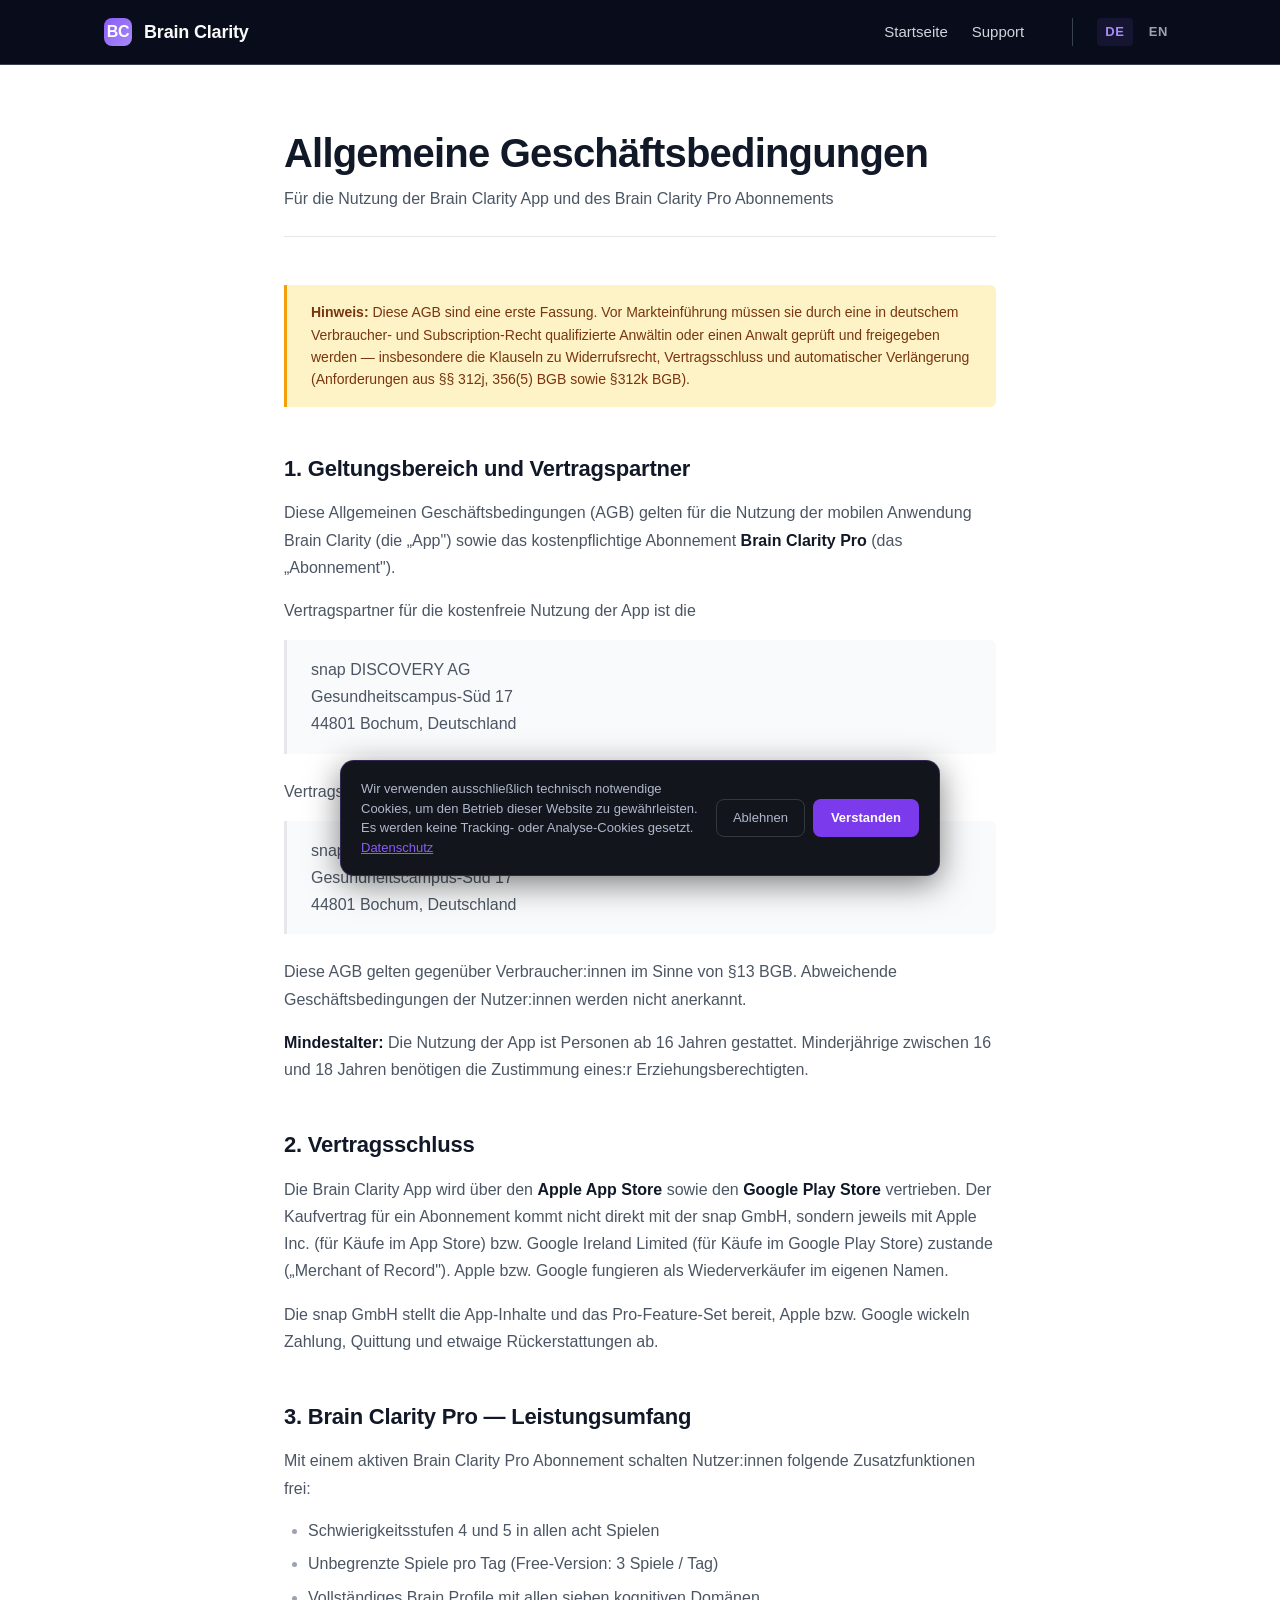
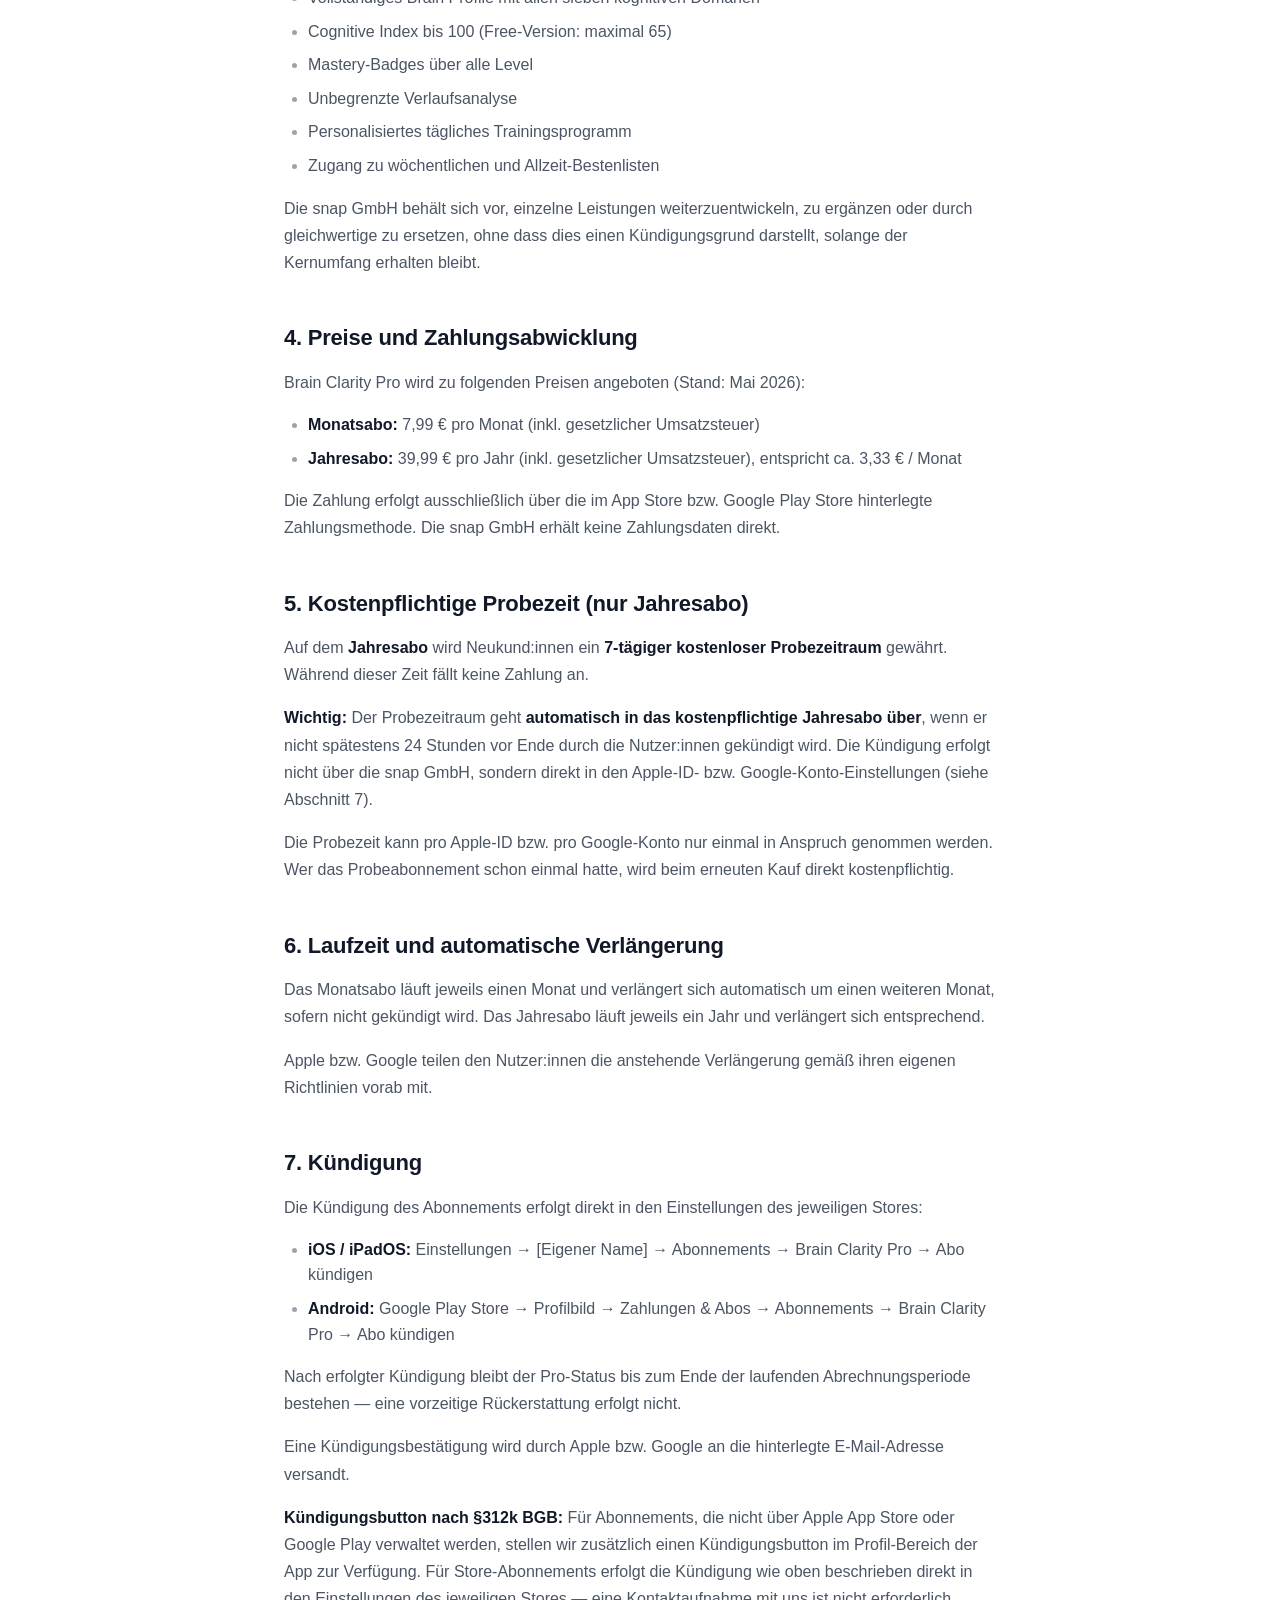
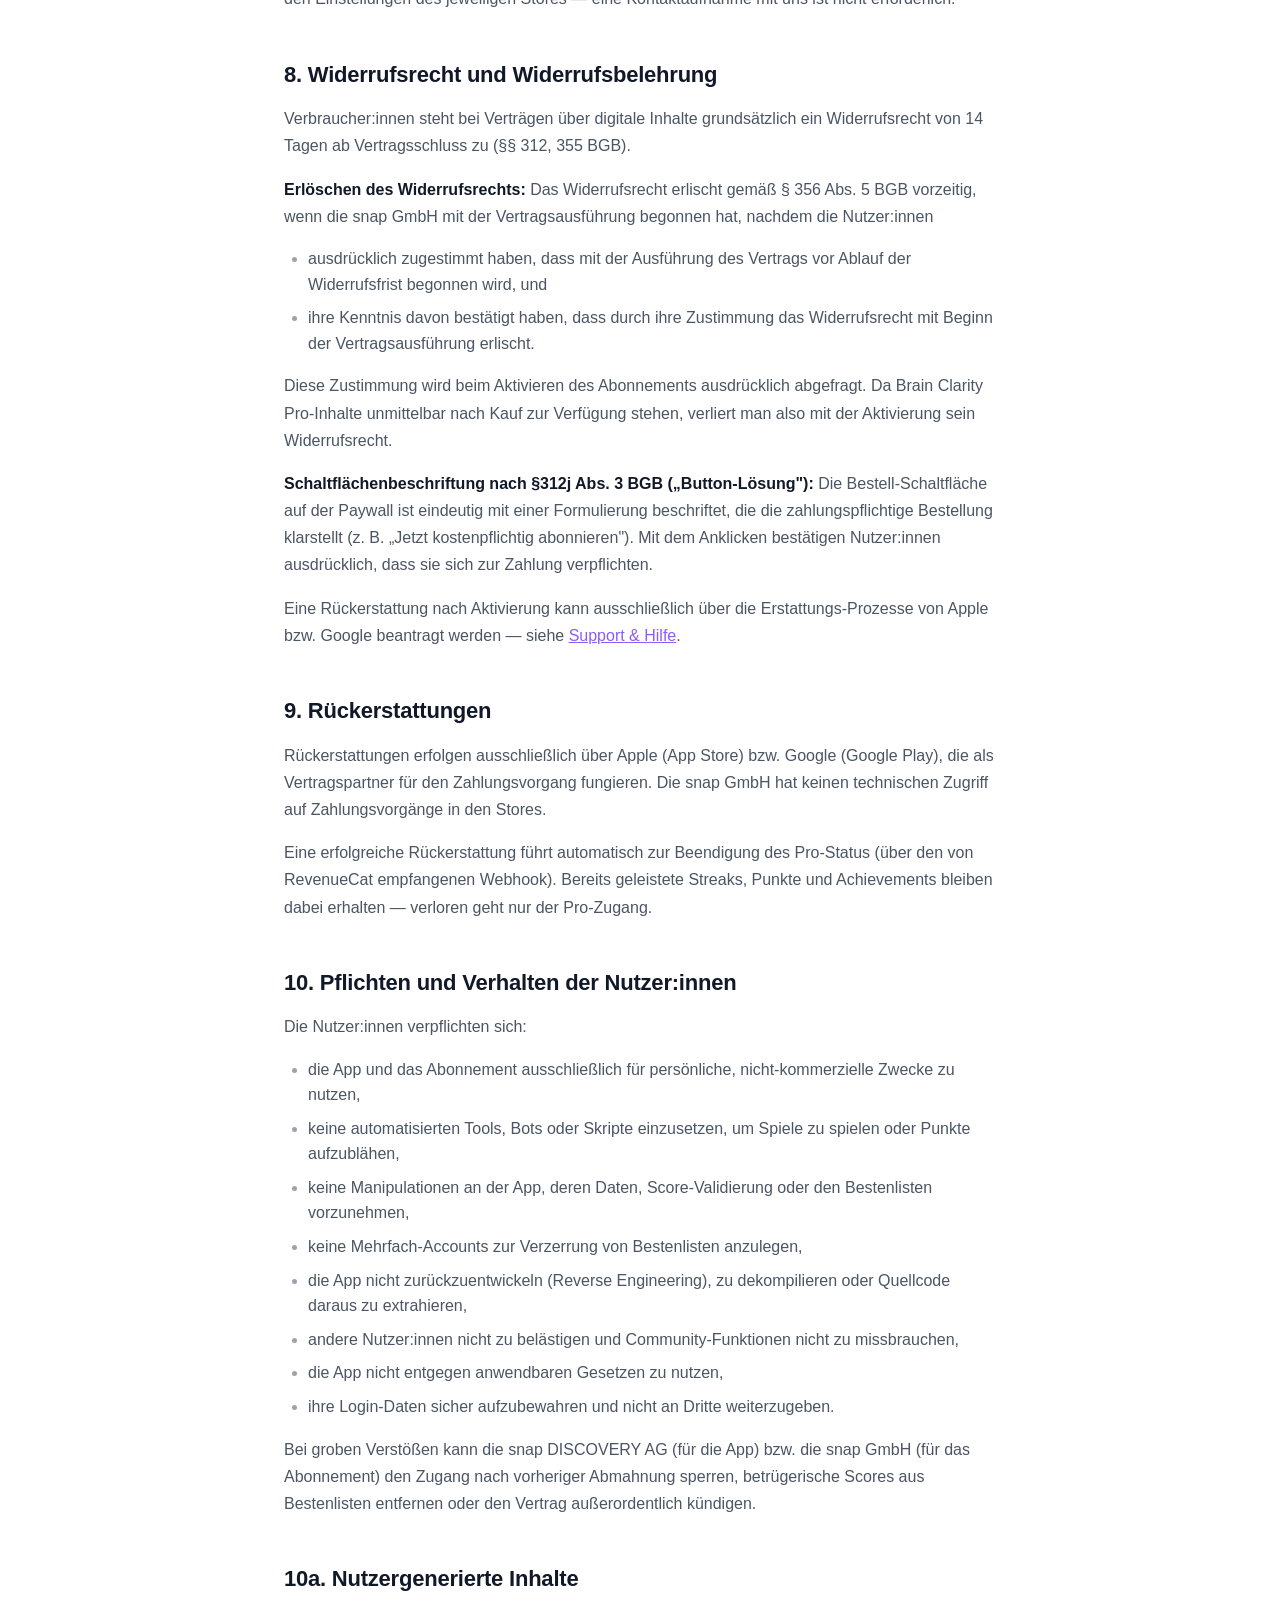
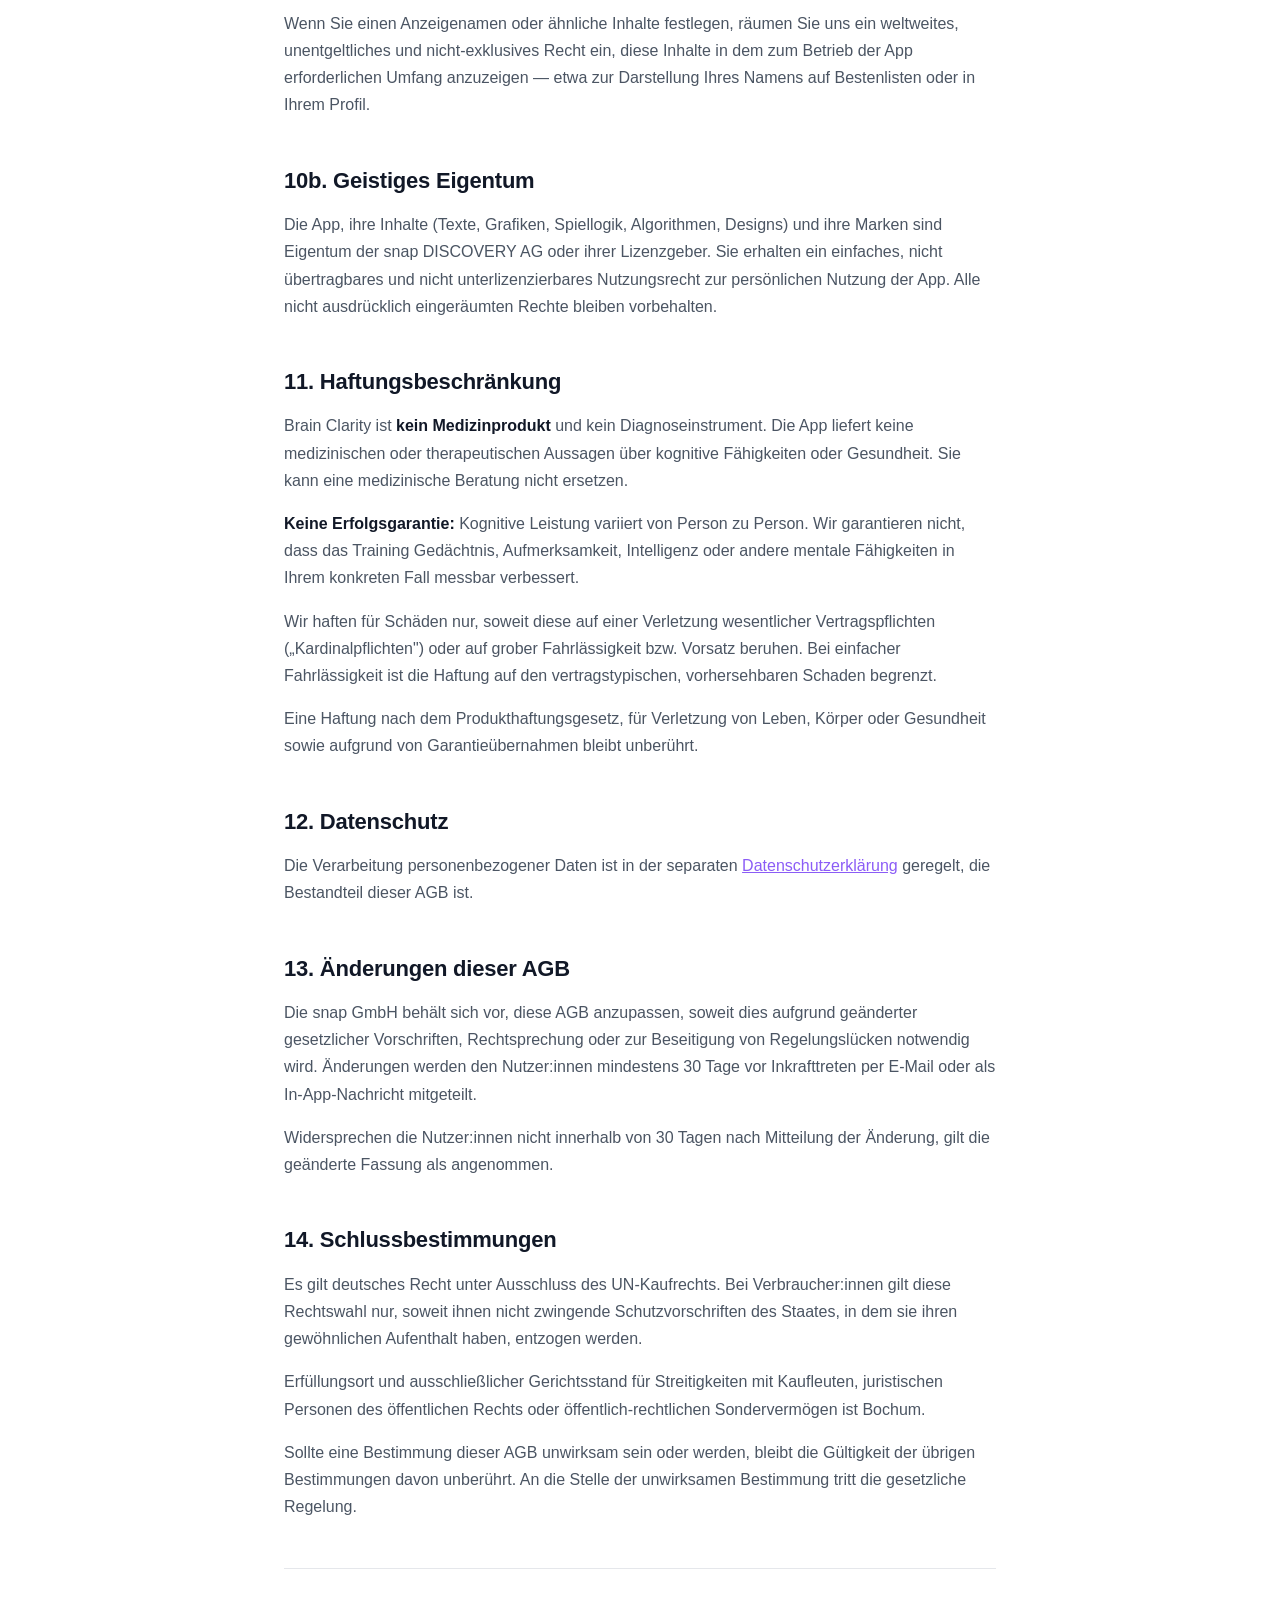
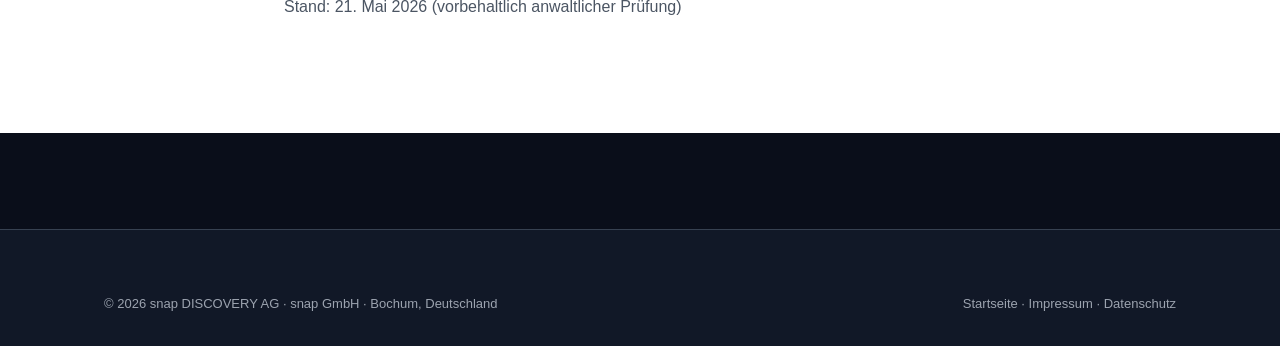
<file: agb.html>
<!DOCTYPE html>
<html lang="de">
<head>
  <meta charset="UTF-8">
  <meta name="viewport" content="width=device-width, initial-scale=1.0">
  <title>Allgemeine Geschäftsbedingungen — Brain Clarity</title>
  <meta name="description" content="Allgemeine Geschäftsbedingungen für Brain Clarity und das Brain Clarity Pro Abonnement.">
  <meta name="theme-color" content="#0a0e1a">
  <link rel="stylesheet" href="assets/styles.css">
</head>
<body>

  <nav class="nav">
    <div class="nav__inner">
      <a href="/" class="nav__brand">
        <span class="nav__logo">BC</span>
        <span>Brain Clarity</span>
      </a>
      <ul class="nav__links">
        <li><a href="/" class="nav__link">Startseite</a></li>
        <li class="nav__link-extra"><a href="support.html" class="nav__link">Support</a></li>
        <li class="nav__lang">
          <a href="agb.html" class="is-active">DE</a>
          <a href="en/terms.html">EN</a>
        </li>
      </ul>
    </div>
  </nav>

  <main class="legal">
    <div class="legal__container">

      <h1>Allgemeine Geschäftsbedingungen</h1>
      <p class="legal__subtitle">Für die Nutzung der Brain Clarity App und des Brain Clarity Pro Abonnements</p>

      <div class="legal__note">
        <strong>Hinweis:</strong> Diese AGB sind eine erste Fassung. Vor Markteinführung
        müssen sie durch eine in deutschem Verbraucher- und Subscription-Recht qualifizierte
        Anwältin oder einen Anwalt geprüft und freigegeben werden — insbesondere die
        Klauseln zu Widerrufsrecht, Vertragsschluss und automatischer Verlängerung
        (Anforderungen aus §§ 312j, 356(5) BGB sowie §312k BGB).
      </div>

      <h2>1. Geltungsbereich und Vertragspartner</h2>
      <p>
        Diese Allgemeinen Geschäftsbedingungen (AGB) gelten für die Nutzung der mobilen
        Anwendung Brain Clarity (die „App") sowie das kostenpflichtige Abonnement
        <strong>Brain Clarity Pro</strong> (das „Abonnement").
      </p>
      <p>
        Vertragspartner für die kostenfreie Nutzung der App ist die
      </p>
      <div class="legal__address">
        <p>snap DISCOVERY AG<br>
        Gesundheitscampus-Süd 17<br>
        44801 Bochum, Deutschland</p>
      </div>
      <p>
        Vertragspartner für das kostenpflichtige Abonnement Brain Clarity Pro ist die
      </p>
      <div class="legal__address">
        <p>snap GmbH<br>
        Gesundheitscampus-Süd 17<br>
        44801 Bochum, Deutschland</p>
      </div>
      <p>
        Diese AGB gelten gegenüber Verbraucher:innen im Sinne von §13 BGB. Abweichende
        Geschäftsbedingungen der Nutzer:innen werden nicht anerkannt.
      </p>

      <p>
        <strong>Mindestalter:</strong> Die Nutzung der App ist Personen ab 16 Jahren gestattet.
        Minderjährige zwischen 16 und 18 Jahren benötigen die Zustimmung eines:r
        Erziehungsberechtigten.
      </p>

      <h2>2. Vertragsschluss</h2>
      <p>
        Die Brain Clarity App wird über den <strong>Apple App Store</strong> sowie den
        <strong>Google Play Store</strong> vertrieben. Der Kaufvertrag für ein Abonnement
        kommt nicht direkt mit der snap GmbH, sondern jeweils mit Apple Inc. (für Käufe im
        App Store) bzw. Google Ireland Limited (für Käufe im Google Play Store) zustande
        („Merchant of Record"). Apple bzw. Google fungieren als Wiederverkäufer im eigenen Namen.
      </p>
      <p>
        Die snap GmbH stellt die App-Inhalte und das Pro-Feature-Set bereit, Apple bzw. Google
        wickeln Zahlung, Quittung und etwaige Rückerstattungen ab.
      </p>

      <h2>3. Brain Clarity Pro — Leistungsumfang</h2>
      <p>
        Mit einem aktiven Brain Clarity Pro Abonnement schalten Nutzer:innen folgende
        Zusatzfunktionen frei:
      </p>
      <ul>
        <li>Schwierigkeitsstufen 4 und 5 in allen acht Spielen</li>
        <li>Unbegrenzte Spiele pro Tag (Free-Version: 3 Spiele / Tag)</li>
        <li>Vollständiges Brain Profile mit allen sieben kognitiven Domänen</li>
        <li>Cognitive Index bis 100 (Free-Version: maximal 65)</li>
        <li>Mastery-Badges über alle Level</li>
        <li>Unbegrenzte Verlaufsanalyse</li>
        <li>Personalisiertes tägliches Trainingsprogramm</li>
        <li>Zugang zu wöchentlichen und Allzeit-Bestenlisten</li>
      </ul>
      <p>
        Die snap GmbH behält sich vor, einzelne Leistungen weiterzuentwickeln, zu ergänzen
        oder durch gleichwertige zu ersetzen, ohne dass dies einen Kündigungsgrund darstellt,
        solange der Kernumfang erhalten bleibt.
      </p>

      <h2>4. Preise und Zahlungsabwicklung</h2>
      <p>
        Brain Clarity Pro wird zu folgenden Preisen angeboten (Stand: Mai 2026):
      </p>
      <ul>
        <li><strong>Monatsabo:</strong> 7,99 € pro Monat (inkl. gesetzlicher Umsatzsteuer)</li>
        <li><strong>Jahresabo:</strong> 39,99 € pro Jahr (inkl. gesetzlicher Umsatzsteuer), entspricht ca. 3,33 € / Monat</li>
      </ul>
      <p>
        Die Zahlung erfolgt ausschließlich über die im App Store bzw. Google Play Store
        hinterlegte Zahlungsmethode. Die snap GmbH erhält keine Zahlungsdaten direkt.
      </p>

      <h2>5. Kostenpflichtige Probezeit (nur Jahresabo)</h2>
      <p>
        Auf dem <strong>Jahresabo</strong> wird Neukund:innen ein <strong>7-tägiger
        kostenloser Probezeitraum</strong> gewährt. Während dieser Zeit fällt keine Zahlung an.
      </p>
      <p>
        <strong>Wichtig:</strong> Der Probezeitraum geht <strong>automatisch in das
        kostenpflichtige Jahresabo über</strong>, wenn er nicht spätestens 24 Stunden
        vor Ende durch die Nutzer:innen gekündigt wird. Die Kündigung erfolgt nicht über
        die snap GmbH, sondern direkt in den Apple-ID- bzw. Google-Konto-Einstellungen
        (siehe Abschnitt 7).
      </p>
      <p>
        Die Probezeit kann pro Apple-ID bzw. pro Google-Konto nur einmal in Anspruch genommen
        werden. Wer das Probeabonnement schon einmal hatte, wird beim erneuten Kauf direkt
        kostenpflichtig.
      </p>

      <h2>6. Laufzeit und automatische Verlängerung</h2>
      <p>
        Das Monatsabo läuft jeweils einen Monat und verlängert sich automatisch um einen
        weiteren Monat, sofern nicht gekündigt wird. Das Jahresabo läuft jeweils ein Jahr
        und verlängert sich entsprechend.
      </p>
      <p>
        Apple bzw. Google teilen den Nutzer:innen die anstehende Verlängerung gemäß ihren
        eigenen Richtlinien vorab mit.
      </p>

      <h2>7. Kündigung</h2>
      <p>
        Die Kündigung des Abonnements erfolgt direkt in den Einstellungen des jeweiligen
        Stores:
      </p>
      <ul>
        <li><strong>iOS / iPadOS:</strong> Einstellungen → [Eigener Name] → Abonnements → Brain Clarity Pro → Abo kündigen</li>
        <li><strong>Android:</strong> Google Play Store → Profilbild → Zahlungen &amp; Abos → Abonnements → Brain Clarity Pro → Abo kündigen</li>
      </ul>
      <p>
        Nach erfolgter Kündigung bleibt der Pro-Status bis zum Ende der laufenden Abrechnungs­periode
        bestehen — eine vorzeitige Rückerstattung erfolgt nicht.
      </p>
      <p>
        Eine Kündigungsbestätigung wird durch Apple bzw. Google an die hinterlegte E-Mail-Adresse
        versandt.
      </p>

      <p>
        <strong>Kündigungsbutton nach §312k BGB:</strong> Für Abonnements, die nicht über
        Apple App Store oder Google Play verwaltet werden, stellen wir zusätzlich einen
        Kündigungsbutton im Profil-Bereich der App zur Verfügung. Für Store-Abonnements
        erfolgt die Kündigung wie oben beschrieben direkt in den Einstellungen des jeweiligen
        Stores — eine Kontaktaufnahme mit uns ist nicht erforderlich.
      </p>

      <h2>8. Widerrufsrecht und Widerrufsbelehrung</h2>
      <p>
        Verbraucher:innen steht bei Verträgen über digitale Inhalte grundsätzlich ein
        Widerrufsrecht von 14 Tagen ab Vertragsschluss zu (§§ 312, 355 BGB).
      </p>
      <p>
        <strong>Erlöschen des Widerrufsrechts:</strong> Das Widerrufsrecht erlischt gemäß
        § 356 Abs. 5 BGB vorzeitig, wenn die snap GmbH mit der Vertragsausführung begonnen
        hat, nachdem die Nutzer:innen
      </p>
      <ul>
        <li>ausdrücklich zugestimmt haben, dass mit der Ausführung des Vertrags vor Ablauf der Widerrufsfrist begonnen wird, und</li>
        <li>ihre Kenntnis davon bestätigt haben, dass durch ihre Zustimmung das Widerrufsrecht mit Beginn der Vertragsausführung erlischt.</li>
      </ul>
      <p>
        Diese Zustimmung wird beim Aktivieren des Abonnements ausdrücklich abgefragt. Da
        Brain Clarity Pro-Inhalte unmittelbar nach Kauf zur Verfügung stehen, verliert man
        also mit der Aktivierung sein Widerrufsrecht.
      </p>
      <p>
        <strong>Schaltflächen­beschriftung nach §312j Abs. 3 BGB („Button-Lösung"):</strong>
        Die Bestell-Schaltfläche auf der Paywall ist eindeutig mit einer Formulierung
        beschriftet, die die zahlungspflichtige Bestellung klarstellt (z. B. „Jetzt
        kostenpflichtig abonnieren"). Mit dem Anklicken bestätigen Nutzer:innen ausdrücklich,
        dass sie sich zur Zahlung verpflichten.
      </p>
      <p>
        Eine Rückerstattung nach Aktivierung kann ausschließlich über die Erstattungs-Prozesse
        von Apple bzw. Google beantragt werden — siehe <a href="support.html">Support &amp; Hilfe</a>.
      </p>

      <h2>9. Rückerstattungen</h2>
      <p>
        Rückerstattungen erfolgen ausschließlich über Apple (App Store) bzw. Google (Google
        Play), die als Vertragspartner für den Zahlungs­vorgang fungieren. Die snap GmbH hat
        keinen technischen Zugriff auf Zahlungs­vorgänge in den Stores.
      </p>
      <p>
        Eine erfolgreiche Rückerstattung führt automatisch zur Beendigung des Pro-Status
        (über den von RevenueCat empfangenen Webhook). Bereits geleistete Streaks, Punkte
        und Achievements bleiben dabei erhalten — verloren geht nur der Pro-Zugang.
      </p>

      <h2>10. Pflichten und Verhalten der Nutzer:innen</h2>
      <p>
        Die Nutzer:innen verpflichten sich:
      </p>
      <ul>
        <li>die App und das Abonnement ausschließlich für persönliche, nicht-kommerzielle Zwecke zu nutzen,</li>
        <li>keine automatisierten Tools, Bots oder Skripte einzusetzen, um Spiele zu spielen oder Punkte aufzublähen,</li>
        <li>keine Manipulationen an der App, deren Daten, Score-Validierung oder den Bestenlisten vorzunehmen,</li>
        <li>keine Mehrfach-Accounts zur Verzerrung von Bestenlisten anzulegen,</li>
        <li>die App nicht zurückzuentwickeln (Reverse Engineering), zu dekompilieren oder Quellcode daraus zu extrahieren,</li>
        <li>andere Nutzer:innen nicht zu belästigen und Community-Funktionen nicht zu missbrauchen,</li>
        <li>die App nicht entgegen anwendbaren Gesetzen zu nutzen,</li>
        <li>ihre Login-Daten sicher aufzubewahren und nicht an Dritte weiterzugeben.</li>
      </ul>
      <p>
        Bei groben Verstößen kann die snap DISCOVERY AG (für die App) bzw. die snap GmbH (für
        das Abonnement) den Zugang nach vorheriger Abmahnung sperren, betrügerische Scores aus
        Bestenlisten entfernen oder den Vertrag außerordentlich kündigen.
      </p>

      <h2>10a. Nutzergenerierte Inhalte</h2>
      <p>
        Wenn Sie einen Anzeigenamen oder ähnliche Inhalte festlegen, räumen Sie uns ein
        weltweites, unentgeltliches und nicht-exklusives Recht ein, diese Inhalte in dem zum
        Betrieb der App erforderlichen Umfang anzuzeigen — etwa zur Darstellung Ihres Namens
        auf Bestenlisten oder in Ihrem Profil.
      </p>

      <h2>10b. Geistiges Eigentum</h2>
      <p>
        Die App, ihre Inhalte (Texte, Grafiken, Spiellogik, Algorithmen, Designs) und ihre
        Marken sind Eigentum der snap DISCOVERY AG oder ihrer Lizenzgeber. Sie erhalten ein
        einfaches, nicht übertragbares und nicht unterlizenzierbares Nutzungsrecht zur
        persönlichen Nutzung der App. Alle nicht ausdrücklich eingeräumten Rechte bleiben
        vorbehalten.
      </p>

      <h2>11. Haftungsbeschränkung</h2>
      <p>
        Brain Clarity ist <strong>kein Medizinprodukt</strong> und kein Diagnoseinstrument.
        Die App liefert keine medizinischen oder therapeutischen Aussagen über kognitive
        Fähigkeiten oder Gesundheit. Sie kann eine medizinische Beratung nicht ersetzen.
      </p>
      <p>
        <strong>Keine Erfolgsgarantie:</strong> Kognitive Leistung variiert von Person zu
        Person. Wir garantieren nicht, dass das Training Gedächtnis, Aufmerksamkeit,
        Intelligenz oder andere mentale Fähigkeiten in Ihrem konkreten Fall messbar
        verbessert.
      </p>
      <p>
        Wir haften für Schäden nur, soweit diese auf einer Verletzung wesentlicher
        Vertragspflichten („Kardinalpflichten") oder auf grober Fahrlässigkeit bzw. Vorsatz
        beruhen. Bei einfacher Fahrlässigkeit ist die Haftung auf den vertragstypischen,
        vorhersehbaren Schaden begrenzt.
      </p>
      <p>
        Eine Haftung nach dem Produkthaftungsgesetz, für Verletzung von Leben, Körper oder
        Gesundheit sowie aufgrund von Garantieübernahmen bleibt unberührt.
      </p>

      <h2>12. Datenschutz</h2>
      <p>
        Die Verarbeitung personenbezogener Daten ist in der separaten
        <a href="datenschutz.html">Datenschutzerklärung</a> geregelt, die Bestandteil dieser
        AGB ist.
      </p>

      <h2>13. Änderungen dieser AGB</h2>
      <p>
        Die snap GmbH behält sich vor, diese AGB anzupassen, soweit dies aufgrund geänderter
        gesetzlicher Vorschriften, Rechtsprechung oder zur Beseitigung von Regelungslücken
        notwendig wird. Änderungen werden den Nutzer:innen mindestens 30 Tage vor Inkrafttreten
        per E-Mail oder als In-App-Nachricht mitgeteilt.
      </p>
      <p>
        Widersprechen die Nutzer:innen nicht innerhalb von 30 Tagen nach Mitteilung der
        Änderung, gilt die geänderte Fassung als angenommen.
      </p>

      <h2>14. Schlussbestimmungen</h2>
      <p>
        Es gilt deutsches Recht unter Ausschluss des UN-Kaufrechts. Bei Verbraucher:innen
        gilt diese Rechtswahl nur, soweit ihnen nicht zwingende Schutzvorschriften des
        Staates, in dem sie ihren gewöhnlichen Aufenthalt haben, entzogen werden.
      </p>
      <p>
        Erfüllungsort und ausschließlicher Gerichtsstand für Streitigkeiten mit Kaufleuten,
        juristischen Personen des öffentlichen Rechts oder öffentlich-rechtlichen
        Sondervermögen ist Bochum.
      </p>
      <p>
        Sollte eine Bestimmung dieser AGB unwirksam sein oder werden, bleibt die Gültigkeit
        der übrigen Bestimmungen davon unberührt. An die Stelle der unwirksamen Bestimmung
        tritt die gesetzliche Regelung.
      </p>

      <p class="legal__updated">Stand: 21. Mai 2026 (vorbehaltlich anwaltlicher Prüfung)</p>

    </div>
  </main>

  <footer class="footer">
    <div class="container">
      <div class="footer__bottom" style="border-top: none; padding-top: 0;">
        <span>© 2026 snap DISCOVERY AG · snap GmbH · Bochum, Deutschland</span>
        <span>
          <a href="/" style="color: inherit; text-decoration: none;">Startseite</a> ·
          <a href="impressum.html" style="color: inherit; text-decoration: none;">Impressum</a> ·
          <a href="datenschutz.html" style="color: inherit; text-decoration: none;">Datenschutz</a>
        </span>
      </div>
    </div>
  </footer>

  <script src="/assets/cookie-banner.js"></script>
</body>
</html>
</file>
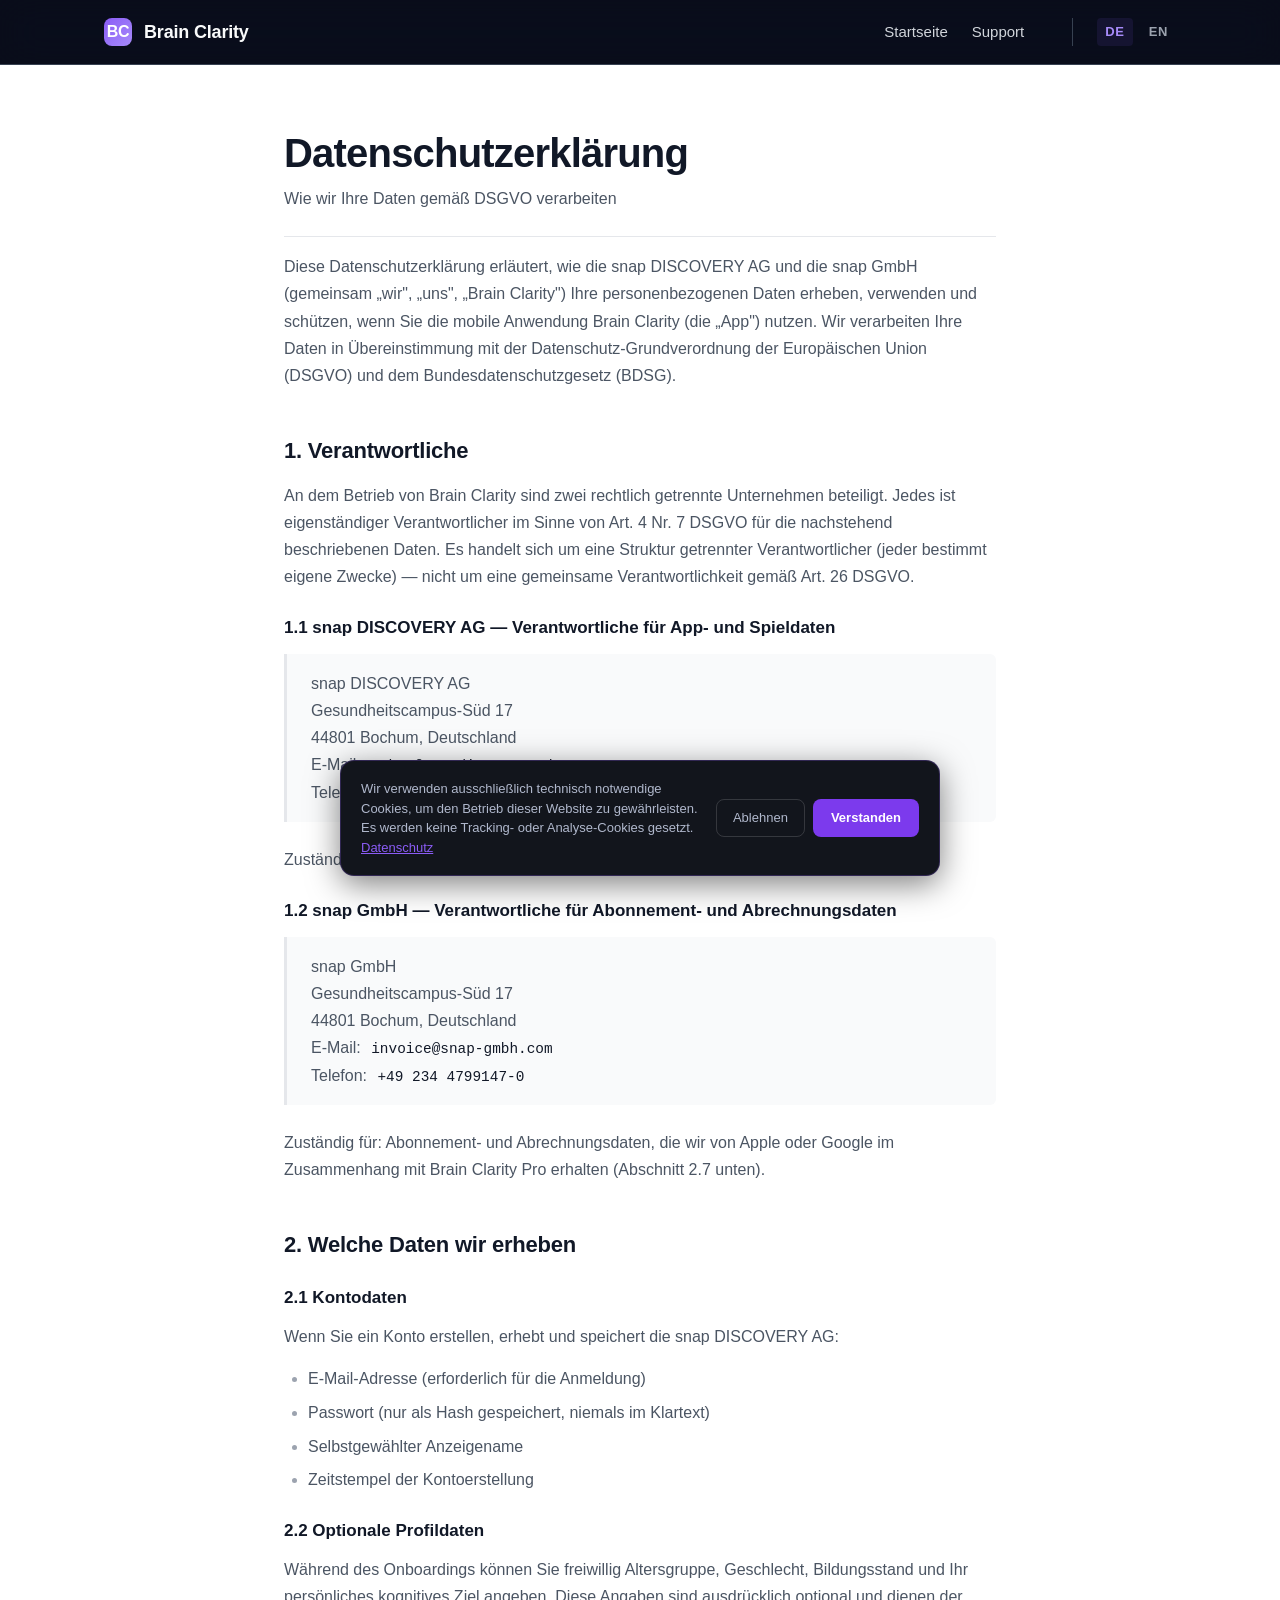
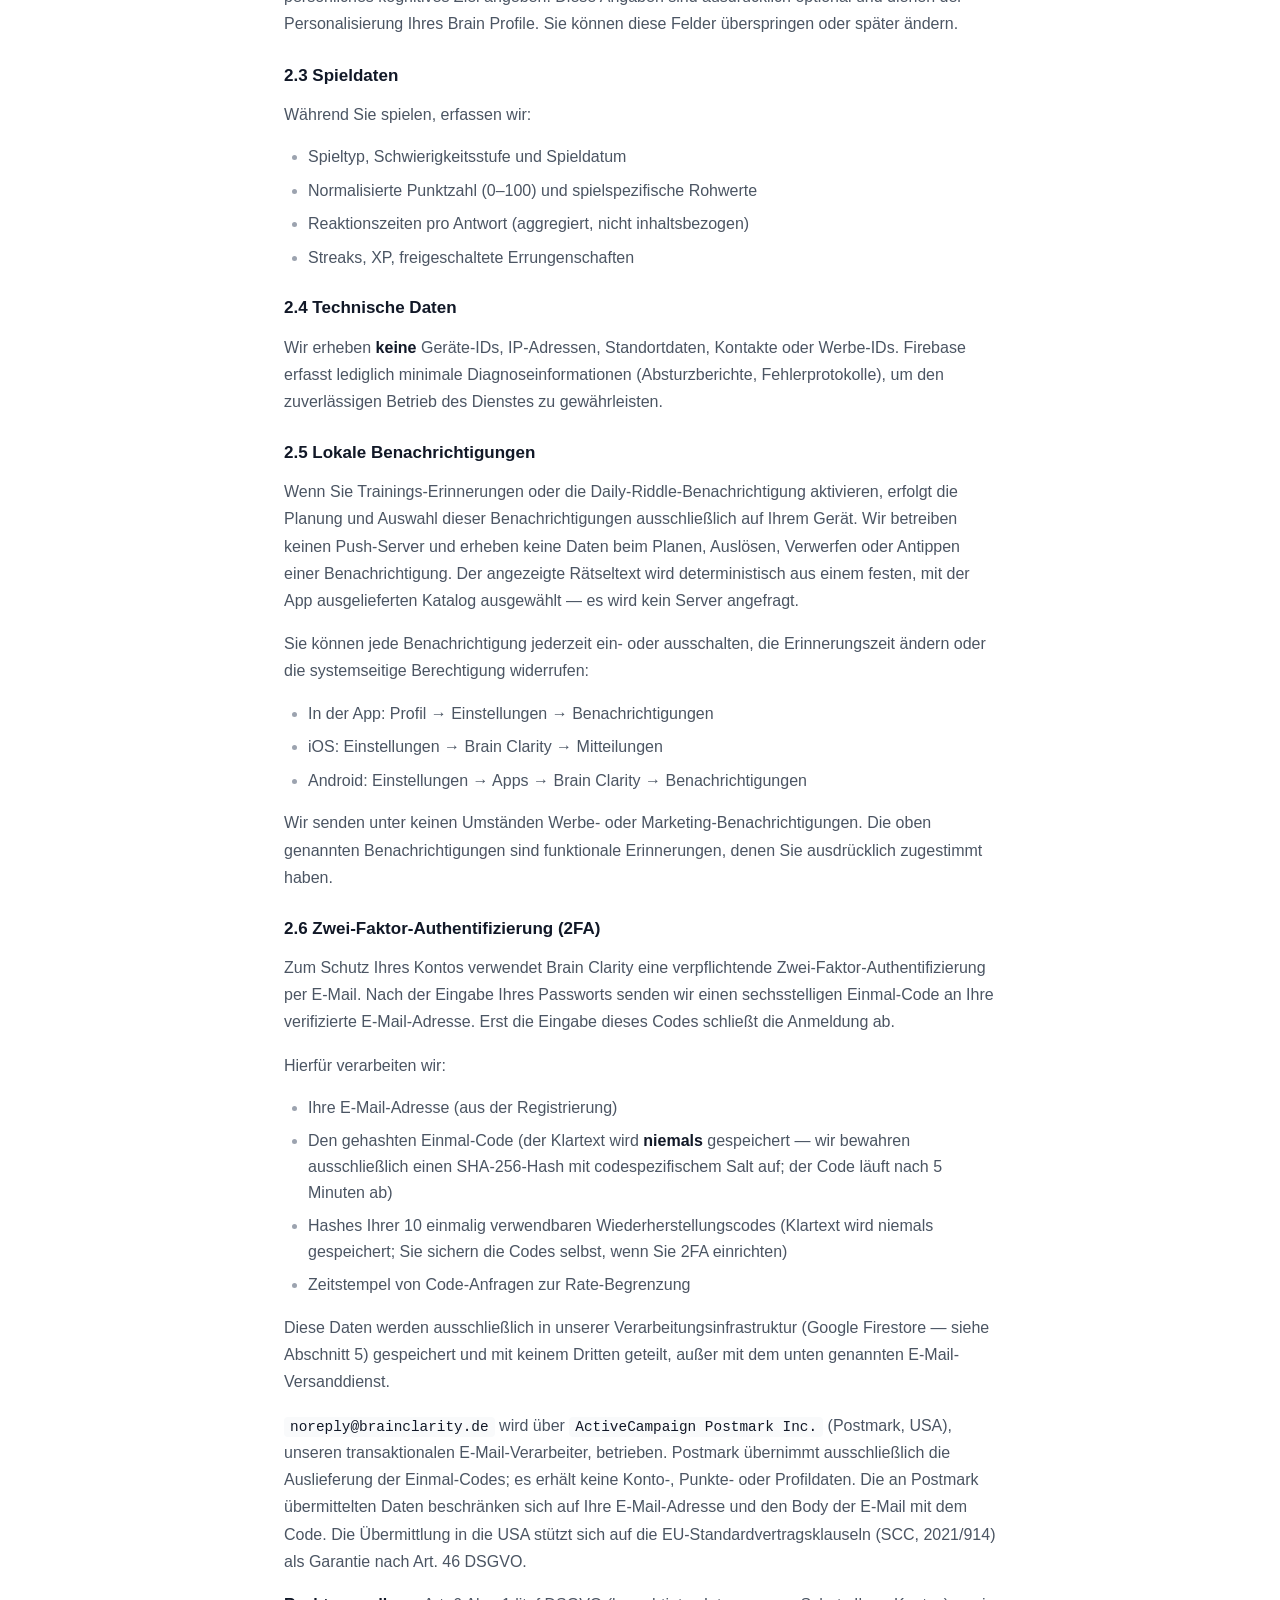
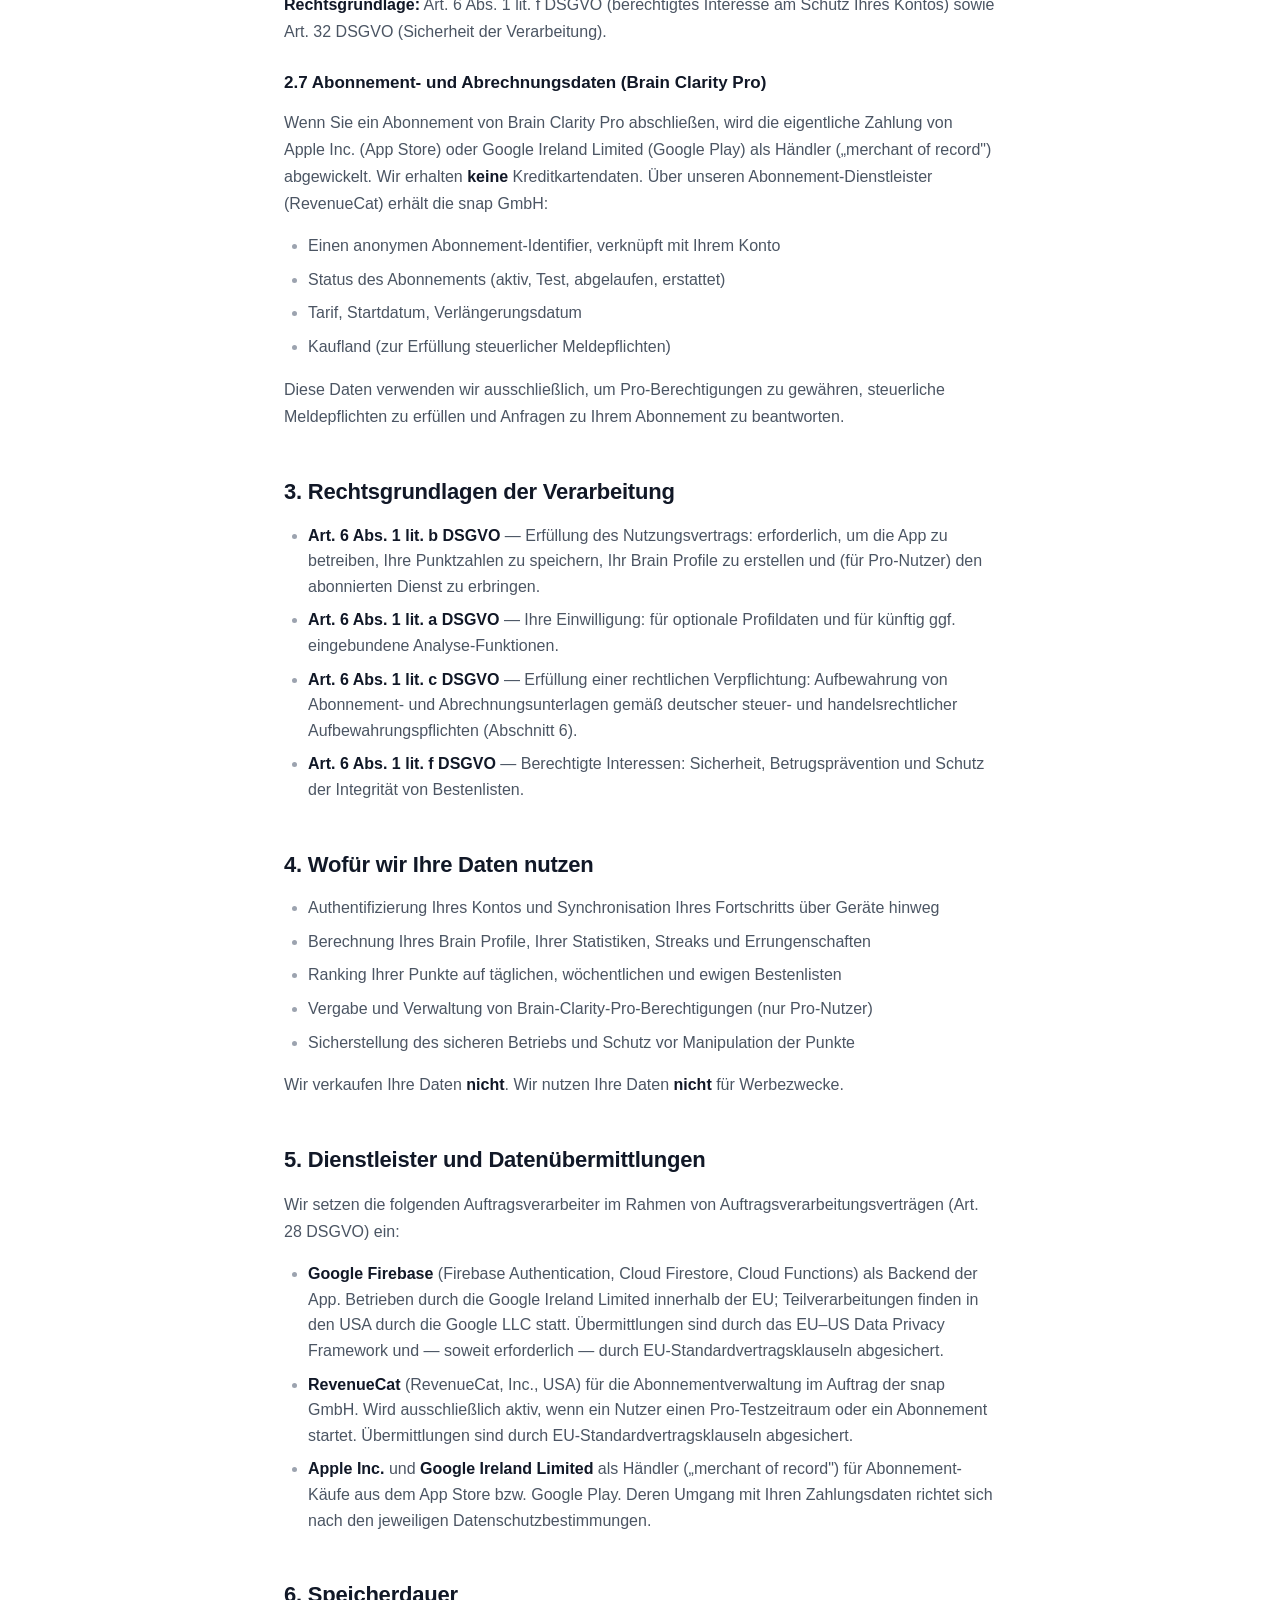
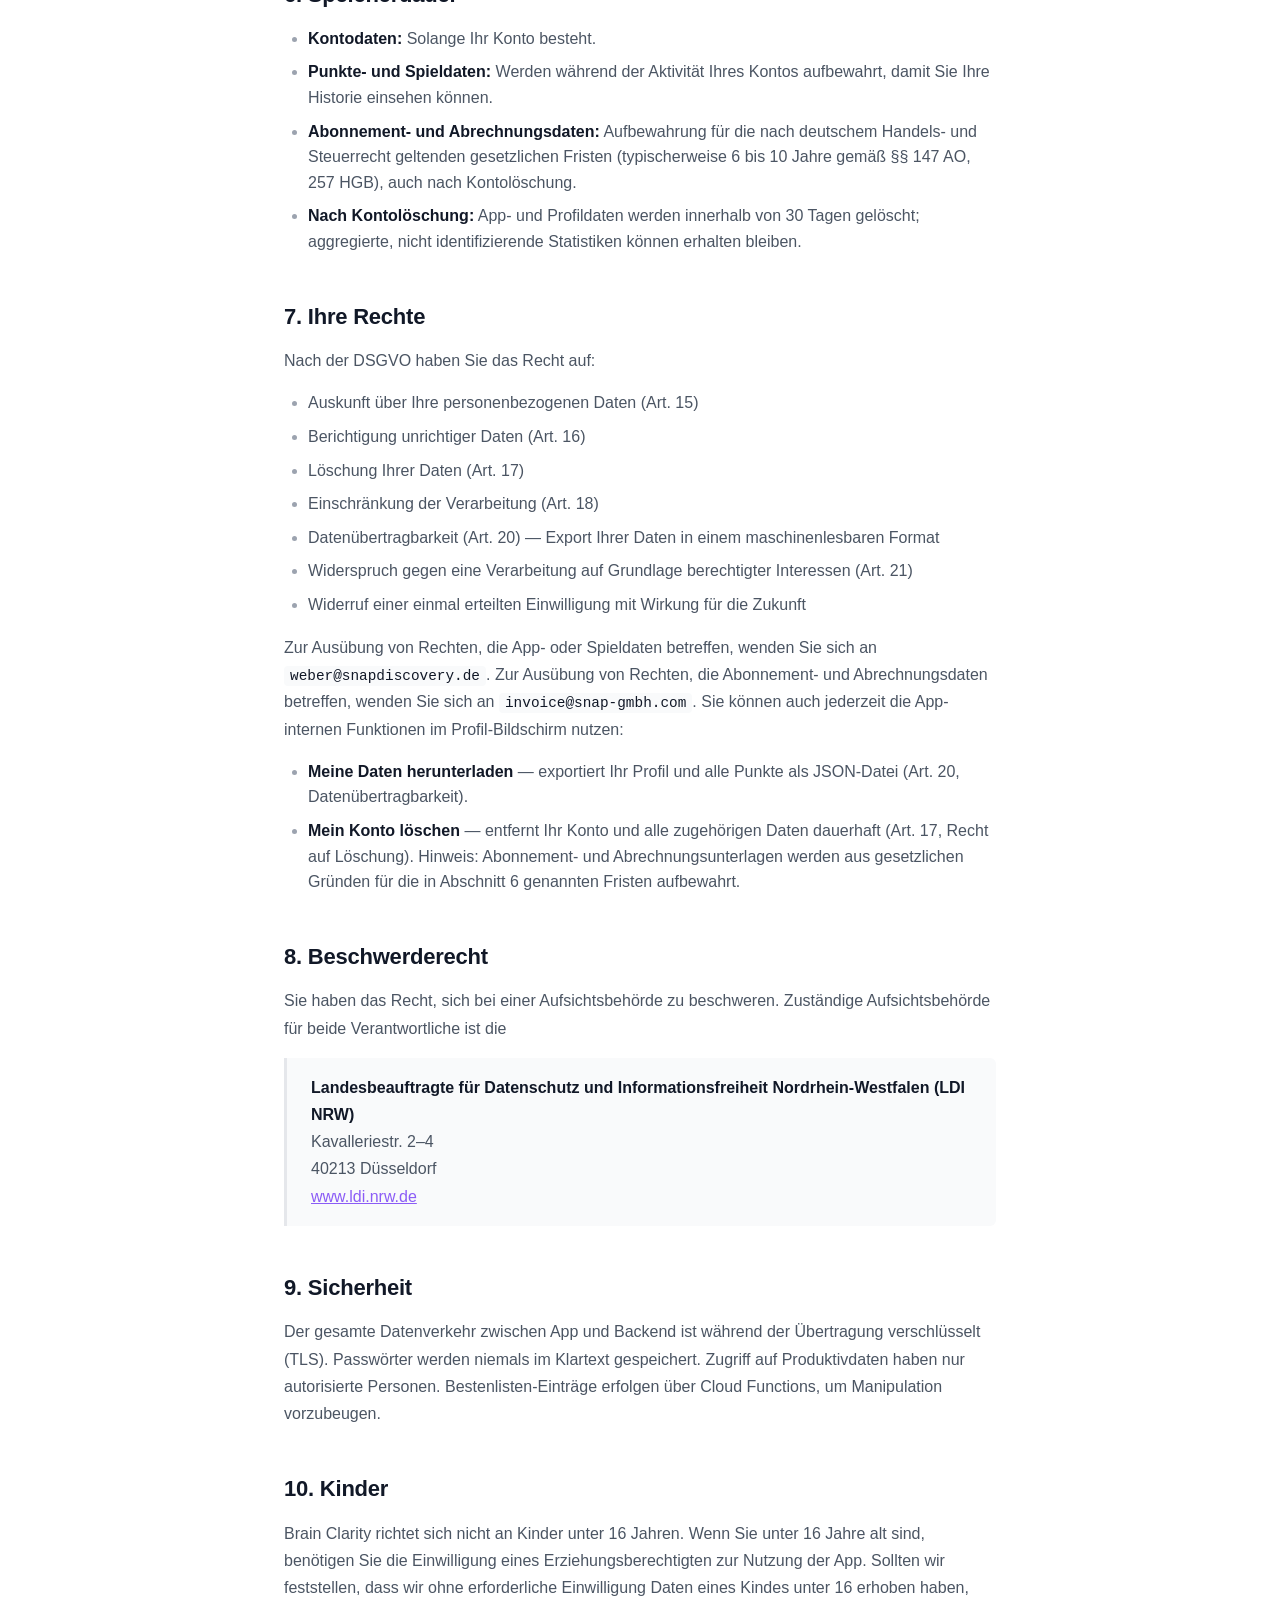
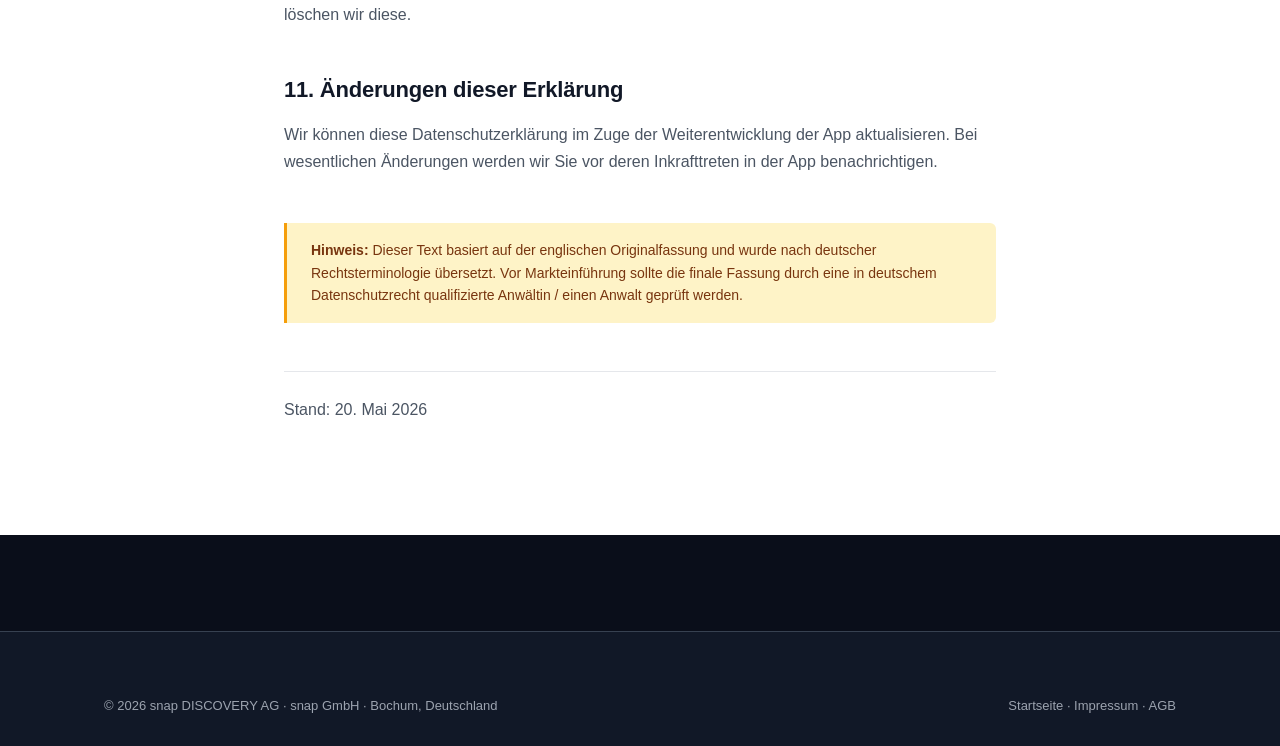
<file: datenschutz.html>
<!DOCTYPE html>
<html lang="de">
<head>
  <meta charset="UTF-8">
  <meta name="viewport" content="width=device-width, initial-scale=1.0">
  <title>Datenschutzerklärung — Brain Clarity</title>
  <meta name="description" content="Datenschutzerklärung der Brain Clarity App — wie wir Ihre Daten gemäß DSGVO verarbeiten.">
  <meta name="theme-color" content="#0a0e1a">
  <link rel="stylesheet" href="assets/styles.css">
</head>
<body>

  <nav class="nav">
    <div class="nav__inner">
      <a href="/" class="nav__brand">
        <span class="nav__logo">BC</span>
        <span>Brain Clarity</span>
      </a>
      <ul class="nav__links">
        <li><a href="/" class="nav__link">Startseite</a></li>
        <li class="nav__link-extra"><a href="support.html" class="nav__link">Support</a></li>
        <li class="nav__lang">
          <a href="datenschutz.html" class="is-active">DE</a>
          <a href="en/privacy.html">EN</a>
        </li>
      </ul>
    </div>
  </nav>

  <main class="legal">
    <div class="legal__container">

      <h1>Datenschutzerklärung</h1>
      <p class="legal__subtitle">Wie wir Ihre Daten gemäß DSGVO verarbeiten</p>

      <p>Diese Datenschutzerklärung erläutert, wie die snap DISCOVERY AG und die snap GmbH (gemeinsam „wir", „uns", „Brain Clarity") Ihre personenbezogenen Daten erheben, verwenden und schützen, wenn Sie die mobile Anwendung Brain Clarity (die „App") nutzen. Wir verarbeiten Ihre Daten in Übereinstimmung mit der Datenschutz-Grundverordnung der Europäischen Union (DSGVO) und dem Bundesdatenschutzgesetz (BDSG).</p>

      <h2>1. Verantwortliche</h2>
      <p>An dem Betrieb von Brain Clarity sind zwei rechtlich getrennte Unternehmen beteiligt. Jedes ist eigenständiger Verantwortlicher im Sinne von Art. 4 Nr. 7 DSGVO für die nachstehend beschriebenen Daten. Es handelt sich um eine Struktur getrennter Verantwortlicher (jeder bestimmt eigene Zwecke) — nicht um eine gemeinsame Verantwortlichkeit gemäß Art. 26 DSGVO.</p>

      <h3>1.1 snap DISCOVERY AG — Verantwortliche für App- und Spieldaten</h3>
      <div class="legal__address">
        <p>snap DISCOVERY AG<br>
        Gesundheitscampus-Süd 17<br>
        44801 Bochum, Deutschland<br>
        E-Mail: <code>weber@snapdiscovery.de</code><br>
        Telefon: <code>+49 234 4799147-0</code></p>
      </div>
      <p>Zuständig für: Konto-, Profil- und Spieldaten (Abschnitte 2.1 bis 2.4 unten).</p>

      <h3>1.2 snap GmbH — Verantwortliche für Abonnement- und Abrechnungsdaten</h3>
      <div class="legal__address">
        <p>snap GmbH<br>
        Gesundheitscampus-Süd 17<br>
        44801 Bochum, Deutschland<br>
        E-Mail: <code>invoice@snap-gmbh.com</code><br>
        Telefon: <code>+49 234 4799147-0</code></p>
      </div>
      <p>Zuständig für: Abonnement- und Abrechnungsdaten, die wir von Apple oder Google im Zusammenhang mit Brain Clarity Pro erhalten (Abschnitt 2.7 unten).</p>

      <h2>2. Welche Daten wir erheben</h2>

      <h3>2.1 Kontodaten</h3>
      <p>Wenn Sie ein Konto erstellen, erhebt und speichert die snap DISCOVERY AG:</p>
      <ul>
        <li>E-Mail-Adresse (erforderlich für die Anmeldung)</li>
        <li>Passwort (nur als Hash gespeichert, niemals im Klartext)</li>
        <li>Selbstgewählter Anzeigename</li>
        <li>Zeitstempel der Kontoerstellung</li>
      </ul>

      <h3>2.2 Optionale Profildaten</h3>
      <p>Während des Onboardings können Sie freiwillig Altersgruppe, Geschlecht, Bildungsstand und Ihr persönliches kognitives Ziel angeben. Diese Angaben sind ausdrücklich optional und dienen der Personalisierung Ihres Brain Profile. Sie können diese Felder überspringen oder später ändern.</p>

      <h3>2.3 Spieldaten</h3>
      <p>Während Sie spielen, erfassen wir:</p>
      <ul>
        <li>Spieltyp, Schwierigkeitsstufe und Spieldatum</li>
        <li>Normalisierte Punktzahl (0–100) und spielspezifische Rohwerte</li>
        <li>Reaktionszeiten pro Antwort (aggregiert, nicht inhaltsbezogen)</li>
        <li>Streaks, XP, freigeschaltete Errungenschaften</li>
      </ul>

      <h3>2.4 Technische Daten</h3>
      <p>Wir erheben <strong>keine</strong> Geräte-IDs, IP-Adressen, Standortdaten, Kontakte oder Werbe-IDs. Firebase erfasst lediglich minimale Diagnoseinformationen (Absturzberichte, Fehlerprotokolle), um den zuverlässigen Betrieb des Dienstes zu gewährleisten.</p>

      <h3>2.5 Lokale Benachrichtigungen</h3>
      <p>Wenn Sie Trainings-Erinnerungen oder die Daily-Riddle-Benachrichtigung aktivieren, erfolgt die Planung und Auswahl dieser Benachrichtigungen ausschließlich auf Ihrem Gerät. Wir betreiben keinen Push-Server und erheben keine Daten beim Planen, Auslösen, Verwerfen oder Antippen einer Benachrichtigung. Der angezeigte Rätseltext wird deterministisch aus einem festen, mit der App ausgelieferten Katalog ausgewählt — es wird kein Server angefragt.</p>
      <p>Sie können jede Benachrichtigung jederzeit ein- oder ausschalten, die Erinnerungszeit ändern oder die systemseitige Berechtigung widerrufen:</p>
      <ul>
        <li>In der App: Profil → Einstellungen → Benachrichtigungen</li>
        <li>iOS: Einstellungen → Brain Clarity → Mitteilungen</li>
        <li>Android: Einstellungen → Apps → Brain Clarity → Benachrichtigungen</li>
      </ul>
      <p>Wir senden unter keinen Umständen Werbe- oder Marketing-Benachrichtigungen. Die oben genannten Benachrichtigungen sind funktionale Erinnerungen, denen Sie ausdrücklich zugestimmt haben.</p>

      <h3>2.6 Zwei-Faktor-Authentifizierung (2FA)</h3>
      <p>Zum Schutz Ihres Kontos verwendet Brain Clarity eine verpflichtende Zwei-Faktor-Authentifizierung per E-Mail. Nach der Eingabe Ihres Passworts senden wir einen sechsstelligen Einmal-Code an Ihre verifizierte E-Mail-Adresse. Erst die Eingabe dieses Codes schließt die Anmeldung ab.</p>
      <p>Hierfür verarbeiten wir:</p>
      <ul>
        <li>Ihre E-Mail-Adresse (aus der Registrierung)</li>
        <li>Den gehashten Einmal-Code (der Klartext wird <strong>niemals</strong> gespeichert — wir bewahren ausschließlich einen SHA-256-Hash mit codespezifischem Salt auf; der Code läuft nach 5 Minuten ab)</li>
        <li>Hashes Ihrer 10 einmalig verwendbaren Wiederherstellungscodes (Klartext wird niemals gespeichert; Sie sichern die Codes selbst, wenn Sie 2FA einrichten)</li>
        <li>Zeitstempel von Code-Anfragen zur Rate-Begrenzung</li>
      </ul>
      <p>Diese Daten werden ausschließlich in unserer Verarbeitungs­infrastruktur (Google Firestore — siehe Abschnitt 5) gespeichert und mit keinem Dritten geteilt, außer mit dem unten genannten E-Mail-Versanddienst.</p>
      <p><code>noreply@brainclarity.de</code> wird über <code>ActiveCampaign Postmark Inc.</code> (Postmark, USA), unseren transaktionalen E-Mail-Verarbeiter, betrieben. Postmark übernimmt ausschließlich die Auslieferung der Einmal-Codes; es erhält keine Konto-, Punkte- oder Profildaten. Die an Postmark übermittelten Daten beschränken sich auf Ihre E-Mail-Adresse und den Body der E-Mail mit dem Code. Die Übermittlung in die USA stützt sich auf die EU-Standardvertragsklauseln (SCC, 2021/914) als Garantie nach Art. 46 DSGVO.</p>
      <p><strong>Rechtsgrundlage:</strong> Art. 6 Abs. 1 lit. f DSGVO (berechtigtes Interesse am Schutz Ihres Kontos) sowie Art. 32 DSGVO (Sicherheit der Verarbeitung).</p>

      <h3>2.7 Abonnement- und Abrechnungsdaten (Brain Clarity Pro)</h3>
      <p>Wenn Sie ein Abonnement von Brain Clarity Pro abschließen, wird die eigentliche Zahlung von Apple Inc. (App Store) oder Google Ireland Limited (Google Play) als Händler („merchant of record") abgewickelt. Wir erhalten <strong>keine</strong> Kreditkartendaten. Über unseren Abonnement-Dienstleister (RevenueCat) erhält die snap GmbH:</p>
      <ul>
        <li>Einen anonymen Abonnement-Identifier, verknüpft mit Ihrem Konto</li>
        <li>Status des Abonnements (aktiv, Test, abgelaufen, erstattet)</li>
        <li>Tarif, Startdatum, Verlängerungsdatum</li>
        <li>Kaufland (zur Erfüllung steuerlicher Meldepflichten)</li>
      </ul>
      <p>Diese Daten verwenden wir ausschließlich, um Pro-Berechtigungen zu gewähren, steuerliche Meldepflichten zu erfüllen und Anfragen zu Ihrem Abonnement zu beantworten.</p>

      <h2>3. Rechtsgrundlagen der Verarbeitung</h2>
      <ul>
        <li><strong>Art. 6 Abs. 1 lit. b DSGVO</strong> — Erfüllung des Nutzungsvertrags: erforderlich, um die App zu betreiben, Ihre Punktzahlen zu speichern, Ihr Brain Profile zu erstellen und (für Pro-Nutzer) den abonnierten Dienst zu erbringen.</li>
        <li><strong>Art. 6 Abs. 1 lit. a DSGVO</strong> — Ihre Einwilligung: für optionale Profildaten und für künftig ggf. eingebundene Analyse-Funktionen.</li>
        <li><strong>Art. 6 Abs. 1 lit. c DSGVO</strong> — Erfüllung einer rechtlichen Verpflichtung: Aufbewahrung von Abonnement- und Abrechnungs­unterlagen gemäß deutscher steuer- und handelsrechtlicher Aufbewahrungspflichten (Abschnitt 6).</li>
        <li><strong>Art. 6 Abs. 1 lit. f DSGVO</strong> — Berechtigte Interessen: Sicherheit, Betrugsprävention und Schutz der Integrität von Bestenlisten.</li>
      </ul>

      <h2>4. Wofür wir Ihre Daten nutzen</h2>
      <ul>
        <li>Authentifizierung Ihres Kontos und Synchronisation Ihres Fortschritts über Geräte hinweg</li>
        <li>Berechnung Ihres Brain Profile, Ihrer Statistiken, Streaks und Errungenschaften</li>
        <li>Ranking Ihrer Punkte auf täglichen, wöchentlichen und ewigen Bestenlisten</li>
        <li>Vergabe und Verwaltung von Brain-Clarity-Pro-Berechtigungen (nur Pro-Nutzer)</li>
        <li>Sicherstellung des sicheren Betriebs und Schutz vor Manipulation der Punkte</li>
      </ul>
      <p>Wir verkaufen Ihre Daten <strong>nicht</strong>. Wir nutzen Ihre Daten <strong>nicht</strong> für Werbezwecke.</p>

      <h2>5. Dienstleister und Datenübermittlungen</h2>
      <p>Wir setzen die folgenden Auftragsverarbeiter im Rahmen von Auftragsverarbeitungsverträgen (Art. 28 DSGVO) ein:</p>
      <ul>
        <li><strong>Google Firebase</strong> (Firebase Authentication, Cloud Firestore, Cloud Functions) als Backend der App. Betrieben durch die Google Ireland Limited innerhalb der EU; Teilverarbeitungen finden in den USA durch die Google LLC statt. Übermittlungen sind durch das EU–US Data Privacy Framework und — soweit erforderlich — durch EU-Standard­vertragsklauseln abgesichert.</li>
        <li><strong>RevenueCat</strong> (RevenueCat, Inc., USA) für die Abonnementverwaltung im Auftrag der snap GmbH. Wird ausschließlich aktiv, wenn ein Nutzer einen Pro-Testzeitraum oder ein Abonnement startet. Übermittlungen sind durch EU-Standardvertragsklauseln abgesichert.</li>
        <li><strong>Apple Inc.</strong> und <strong>Google Ireland Limited</strong> als Händler („merchant of record") für Abonnement-Käufe aus dem App Store bzw. Google Play. Deren Umgang mit Ihren Zahlungsdaten richtet sich nach den jeweiligen Datenschutzbestimmungen.</li>
      </ul>

      <h2>6. Speicherdauer</h2>
      <ul>
        <li><strong>Kontodaten:</strong> Solange Ihr Konto besteht.</li>
        <li><strong>Punkte- und Spieldaten:</strong> Werden während der Aktivität Ihres Kontos aufbewahrt, damit Sie Ihre Historie einsehen können.</li>
        <li><strong>Abonnement- und Abrechnungsdaten:</strong> Aufbewahrung für die nach deutschem Handels- und Steuerrecht geltenden gesetzlichen Fristen (typischerweise 6 bis 10 Jahre gemäß §§ 147 AO, 257 HGB), auch nach Kontolöschung.</li>
        <li><strong>Nach Kontolöschung:</strong> App- und Profildaten werden innerhalb von 30 Tagen gelöscht; aggregierte, nicht identifizierende Statistiken können erhalten bleiben.</li>
      </ul>

      <h2>7. Ihre Rechte</h2>
      <p>Nach der DSGVO haben Sie das Recht auf:</p>
      <ul>
        <li>Auskunft über Ihre personenbezogenen Daten (Art. 15)</li>
        <li>Berichtigung unrichtiger Daten (Art. 16)</li>
        <li>Löschung Ihrer Daten (Art. 17)</li>
        <li>Einschränkung der Verarbeitung (Art. 18)</li>
        <li>Datenübertragbarkeit (Art. 20) — Export Ihrer Daten in einem maschinenlesbaren Format</li>
        <li>Widerspruch gegen eine Verarbeitung auf Grundlage berechtigter Interessen (Art. 21)</li>
        <li>Widerruf einer einmal erteilten Einwilligung mit Wirkung für die Zukunft</li>
      </ul>
      <p>Zur Ausübung von Rechten, die App- oder Spieldaten betreffen, wenden Sie sich an <code>weber@snapdiscovery.de</code>. Zur Ausübung von Rechten, die Abonnement- und Abrechnungsdaten betreffen, wenden Sie sich an <code>invoice@snap-gmbh.com</code>. Sie können auch jederzeit die App-internen Funktionen im Profil-Bildschirm nutzen:</p>
      <ul>
        <li><strong>Meine Daten herunterladen</strong> — exportiert Ihr Profil und alle Punkte als JSON-Datei (Art. 20, Datenübertragbarkeit).</li>
        <li><strong>Mein Konto löschen</strong> — entfernt Ihr Konto und alle zugehörigen Daten dauerhaft (Art. 17, Recht auf Löschung). Hinweis: Abonnement- und Abrechnungs­unterlagen werden aus gesetzlichen Gründen für die in Abschnitt 6 genannten Fristen aufbewahrt.</li>
      </ul>

      <h2>8. Beschwerderecht</h2>
      <p>Sie haben das Recht, sich bei einer Aufsichtsbehörde zu beschweren. Zuständige Aufsichtsbehörde für beide Verantwortliche ist die</p>
      <div class="legal__address">
        <p><strong>Landesbeauftragte für Datenschutz und Informationsfreiheit Nordrhein-Westfalen (LDI NRW)</strong><br>
        Kavalleriestr. 2–4<br>
        40213 Düsseldorf<br>
        <a href="https://www.ldi.nrw.de" target="_blank" rel="noopener noreferrer">www.ldi.nrw.de</a></p>
      </div>

      <h2>9. Sicherheit</h2>
      <p>Der gesamte Datenverkehr zwischen App und Backend ist während der Übertragung verschlüsselt (TLS). Passwörter werden niemals im Klartext gespeichert. Zugriff auf Produktivdaten haben nur autorisierte Personen. Bestenlisten-Einträge erfolgen über Cloud Functions, um Manipulation vorzubeugen.</p>

      <h2>10. Kinder</h2>
      <p>Brain Clarity richtet sich nicht an Kinder unter 16 Jahren. Wenn Sie unter 16 Jahre alt sind, benötigen Sie die Einwilligung eines Erziehungsberechtigten zur Nutzung der App. Sollten wir feststellen, dass wir ohne erforderliche Einwilligung Daten eines Kindes unter 16 erhoben haben, löschen wir diese.</p>

      <h2>11. Änderungen dieser Erklärung</h2>
      <p>Wir können diese Datenschutzerklärung im Zuge der Weiterentwicklung der App aktualisieren. Bei wesentlichen Änderungen werden wir Sie vor deren Inkrafttreten in der App benachrichtigen.</p>

      <div class="legal__note">
        <strong>Hinweis:</strong> Dieser Text basiert auf der englischen Originalfassung und wurde nach deutscher Rechtsterminologie übersetzt. Vor Markteinführung sollte die finale Fassung durch eine in deutschem Datenschutzrecht qualifizierte Anwältin / einen Anwalt geprüft werden.
      </div>

      <p class="legal__updated">Stand: 20. Mai 2026</p>

    </div>
  </main>

  <footer class="footer">
    <div class="container">
      <div class="footer__bottom" style="border-top: none; padding-top: 0;">
        <span>© 2026 snap DISCOVERY AG · snap GmbH · Bochum, Deutschland</span>
        <span>
          <a href="/" style="color: inherit; text-decoration: none;">Startseite</a> ·
          <a href="impressum.html" style="color: inherit; text-decoration: none;">Impressum</a> ·
          <a href="agb.html" style="color: inherit; text-decoration: none;">AGB</a>
        </span>
      </div>
    </div>
  </footer>

  <script src="/assets/cookie-banner.js"></script>
</body>
</html>
</file>
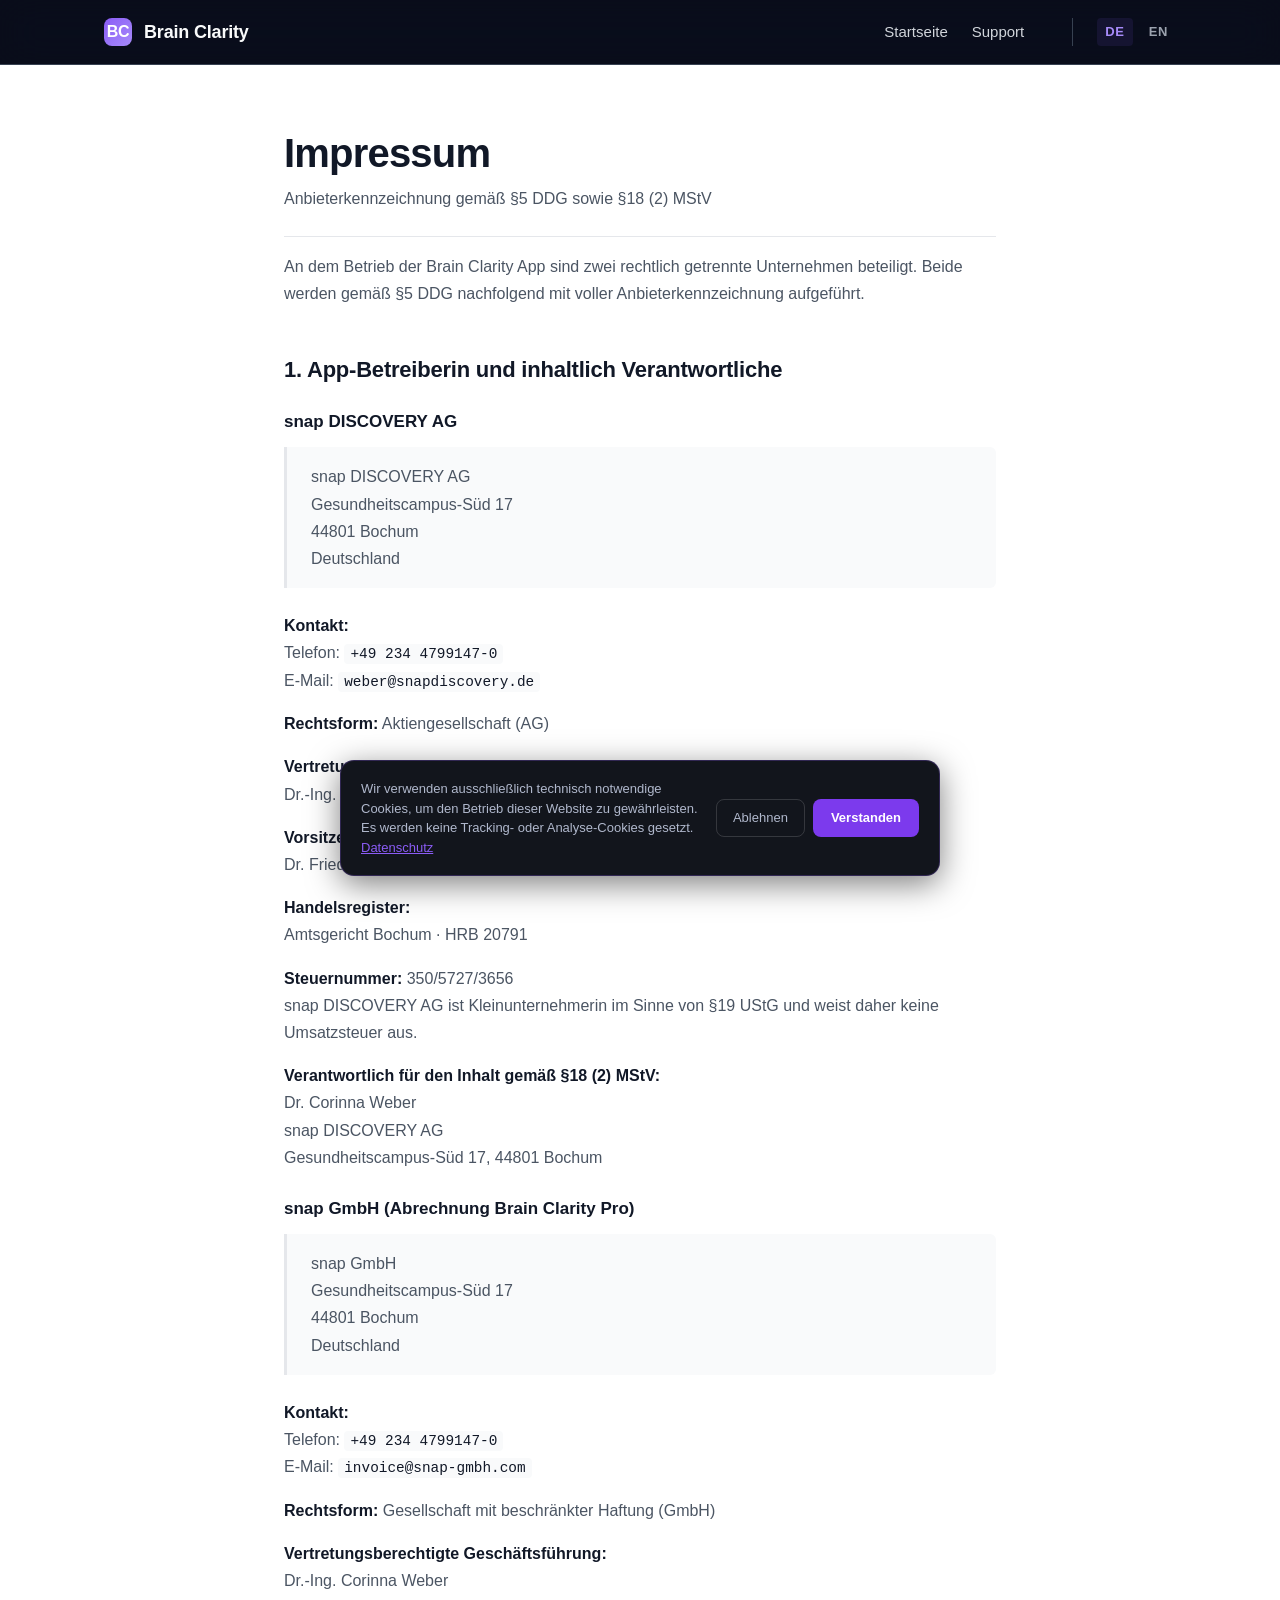
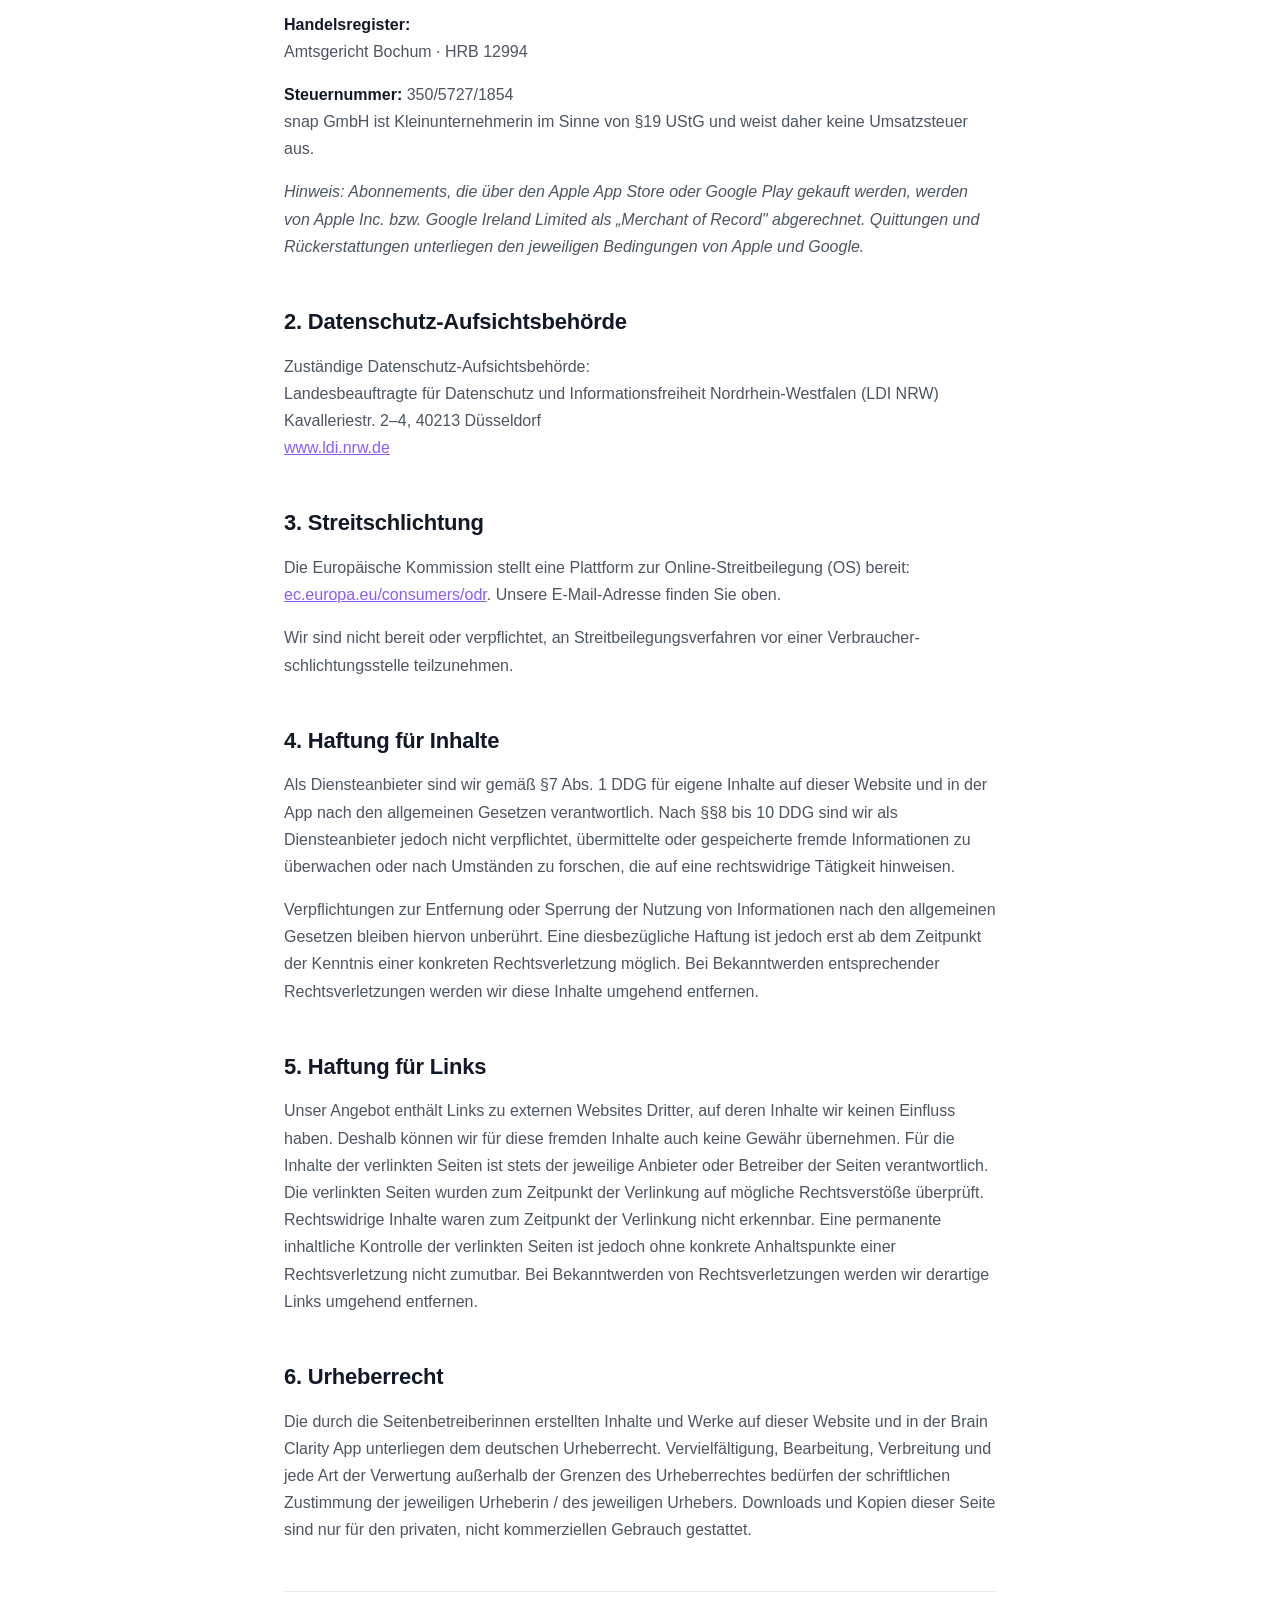
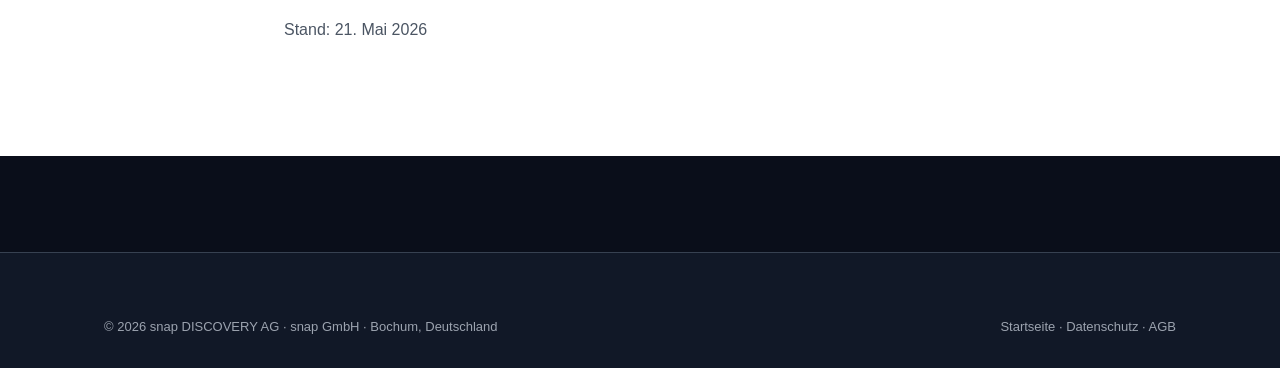
<file: impressum.html>
<!DOCTYPE html>
<html lang="de">
<head>
  <meta charset="UTF-8">
  <meta name="viewport" content="width=device-width, initial-scale=1.0">
  <title>Impressum — Brain Clarity</title>
  <meta name="description" content="Anbieterkennzeichnung gemäß §5 DDG für die Brain Clarity App.">
  <meta name="theme-color" content="#0a0e1a">
  <link rel="stylesheet" href="assets/styles.css">
</head>
<body>

  <nav class="nav">
    <div class="nav__inner">
      <a href="/" class="nav__brand">
        <span class="nav__logo">BC</span>
        <span>Brain Clarity</span>
      </a>
      <ul class="nav__links">
        <li><a href="/" class="nav__link">Startseite</a></li>
        <li class="nav__link-extra"><a href="support.html" class="nav__link">Support</a></li>
        <li class="nav__lang">
          <a href="impressum.html" class="is-active">DE</a>
          <a href="en/legal-notice.html">EN</a>
        </li>
      </ul>
    </div>
  </nav>

  <main class="legal">
    <div class="legal__container">

      <h1>Impressum</h1>
      <p class="legal__subtitle">Anbieterkennzeichnung gemäß §5 DDG sowie §18 (2) MStV</p>

      <p>An dem Betrieb der Brain Clarity App sind zwei rechtlich getrennte Unternehmen beteiligt. Beide werden gemäß §5 DDG nachfolgend mit voller Anbieterkennzeichnung aufgeführt.</p>

      <h2>1. App-Betreiberin und inhaltlich Verantwortliche</h2>

      <h3>snap DISCOVERY AG</h3>
      <div class="legal__address">
        <p>snap DISCOVERY AG<br>
        Gesundheitscampus-Süd 17<br>
        44801 Bochum<br>
        Deutschland</p>
      </div>
      <p>
        <strong>Kontakt:</strong><br>
        Telefon: <code>+49 234 4799147-0</code><br>
        E-Mail: <code>weber@snapdiscovery.de</code>
      </p>

      <p>
        <strong>Rechtsform:</strong> Aktiengesellschaft (AG)
      </p>

      <p>
        <strong>Vertretungsberechtigter Vorstand (Alleinvorstand):</strong><br>
        Dr.-Ing. Corinna Weber
      </p>

      <p>
        <strong>Vorsitzender des Aufsichtsrats:</strong><br>
        Dr. Friedrich Wilhelm Steinweg
      </p>

      <p>
        <strong>Handelsregister:</strong><br>
        Amtsgericht Bochum · HRB 20791
      </p>

      <p>
        <strong>Steuernummer:</strong> 350/5727/3656<br>
        snap DISCOVERY AG ist Kleinunternehmerin im Sinne von §19 UStG und weist daher keine Umsatzsteuer aus.
      </p>

      <p>
        <strong>Verantwortlich für den Inhalt gemäß §18 (2) MStV:</strong><br>
        Dr. Corinna Weber<br>
        snap DISCOVERY AG<br>
        Gesundheitscampus-Süd 17, 44801 Bochum
      </p>

      <h3>snap GmbH (Abrechnung Brain Clarity Pro)</h3>
      <div class="legal__address">
        <p>snap GmbH<br>
        Gesundheitscampus-Süd 17<br>
        44801 Bochum<br>
        Deutschland</p>
      </div>
      <p>
        <strong>Kontakt:</strong><br>
        Telefon: <code>+49 234 4799147-0</code><br>
        E-Mail: <code>invoice@snap-gmbh.com</code>
      </p>

      <p>
        <strong>Rechtsform:</strong> Gesellschaft mit beschränkter Haftung (GmbH)
      </p>

      <p>
        <strong>Vertretungsberechtigte Geschäftsführung:</strong><br>
        Dr.-Ing. Corinna Weber
      </p>

      <p>
        <strong>Handelsregister:</strong><br>
        Amtsgericht Bochum · HRB 12994
      </p>

      <p>
        <strong>Steuernummer:</strong> 350/5727/1854<br>
        snap GmbH ist Kleinunternehmerin im Sinne von §19 UStG und weist daher keine Umsatzsteuer aus.
      </p>

      <p>
        <em>Hinweis: Abonnements, die über den Apple App Store oder Google Play gekauft werden, werden von Apple Inc. bzw. Google Ireland Limited als „Merchant of Record" abgerechnet. Quittungen und Rückerstattungen unterliegen den jeweiligen Bedingungen von Apple und Google.</em>
      </p>

      <h2>2. Datenschutz-Aufsichtsbehörde</h2>
      <p>
        Zuständige Datenschutz-Aufsichtsbehörde:<br>
        Landesbeauftragte für Datenschutz und Informationsfreiheit Nordrhein-Westfalen (LDI NRW)<br>
        Kavalleriestr. 2–4, 40213 Düsseldorf<br>
        <a href="https://www.ldi.nrw.de" target="_blank" rel="noopener noreferrer">www.ldi.nrw.de</a>
      </p>

      <h2>3. Streitschlichtung</h2>
      <p>
        Die Europäische Kommission stellt eine Plattform zur Online-Streitbeilegung (OS) bereit:
        <a href="https://ec.europa.eu/consumers/odr/" target="_blank" rel="noopener noreferrer">ec.europa.eu/consumers/odr</a>.
        Unsere E-Mail-Adresse finden Sie oben.
      </p>
      <p>
        Wir sind nicht bereit oder verpflichtet, an Streitbeilegungs­verfahren vor einer
        Verbraucher­schlichtungs­stelle teilzunehmen.
      </p>

      <h2>4. Haftung für Inhalte</h2>
      <p>
        Als Diensteanbieter sind wir gemäß §7 Abs. 1 DDG für eigene Inhalte auf dieser Website
        und in der App nach den allgemeinen Gesetzen verantwortlich. Nach §§8 bis 10 DDG sind
        wir als Diensteanbieter jedoch nicht verpflichtet, übermittelte oder gespeicherte
        fremde Informationen zu überwachen oder nach Umständen zu forschen, die auf eine
        rechtswidrige Tätigkeit hinweisen.
      </p>
      <p>
        Verpflichtungen zur Entfernung oder Sperrung der Nutzung von Informationen nach den
        allgemeinen Gesetzen bleiben hiervon unberührt. Eine diesbezügliche Haftung ist jedoch
        erst ab dem Zeitpunkt der Kenntnis einer konkreten Rechtsverletzung möglich. Bei
        Bekanntwerden entsprechender Rechtsverletzungen werden wir diese Inhalte umgehend entfernen.
      </p>

      <h2>5. Haftung für Links</h2>
      <p>
        Unser Angebot enthält Links zu externen Websites Dritter, auf deren Inhalte wir keinen
        Einfluss haben. Deshalb können wir für diese fremden Inhalte auch keine Gewähr übernehmen.
        Für die Inhalte der verlinkten Seiten ist stets der jeweilige Anbieter oder Betreiber der
        Seiten verantwortlich. Die verlinkten Seiten wurden zum Zeitpunkt der Verlinkung auf
        mögliche Rechtsverstöße überprüft. Rechtswidrige Inhalte waren zum Zeitpunkt der
        Verlinkung nicht erkennbar. Eine permanente inhaltliche Kontrolle der verlinkten Seiten
        ist jedoch ohne konkrete Anhaltspunkte einer Rechtsverletzung nicht zumutbar. Bei
        Bekanntwerden von Rechtsverletzungen werden wir derartige Links umgehend entfernen.
      </p>

      <h2>6. Urheberrecht</h2>
      <p>
        Die durch die Seitenbetreiberinnen erstellten Inhalte und Werke auf dieser Website und
        in der Brain Clarity App unterliegen dem deutschen Urheberrecht. Vervielfältigung,
        Bearbeitung, Verbreitung und jede Art der Verwertung außerhalb der Grenzen des
        Urheberrechtes bedürfen der schriftlichen Zustimmung der jeweiligen Urheberin / des
        jeweiligen Urhebers. Downloads und Kopien dieser Seite sind nur für den privaten,
        nicht kommerziellen Gebrauch gestattet.
      </p>

      <p class="legal__updated">Stand: 21. Mai 2026</p>

    </div>
  </main>

  <footer class="footer">
    <div class="container">
      <div class="footer__bottom" style="border-top: none; padding-top: 0;">
        <span>© 2026 snap DISCOVERY AG · snap GmbH · Bochum, Deutschland</span>
        <span>
          <a href="/" style="color: inherit; text-decoration: none;">Startseite</a> ·
          <a href="datenschutz.html" style="color: inherit; text-decoration: none;">Datenschutz</a> ·
          <a href="agb.html" style="color: inherit; text-decoration: none;">AGB</a>
        </span>
      </div>
    </div>
  </footer>

  <script src="/assets/cookie-banner.js"></script>
</body>
</html>
</file>
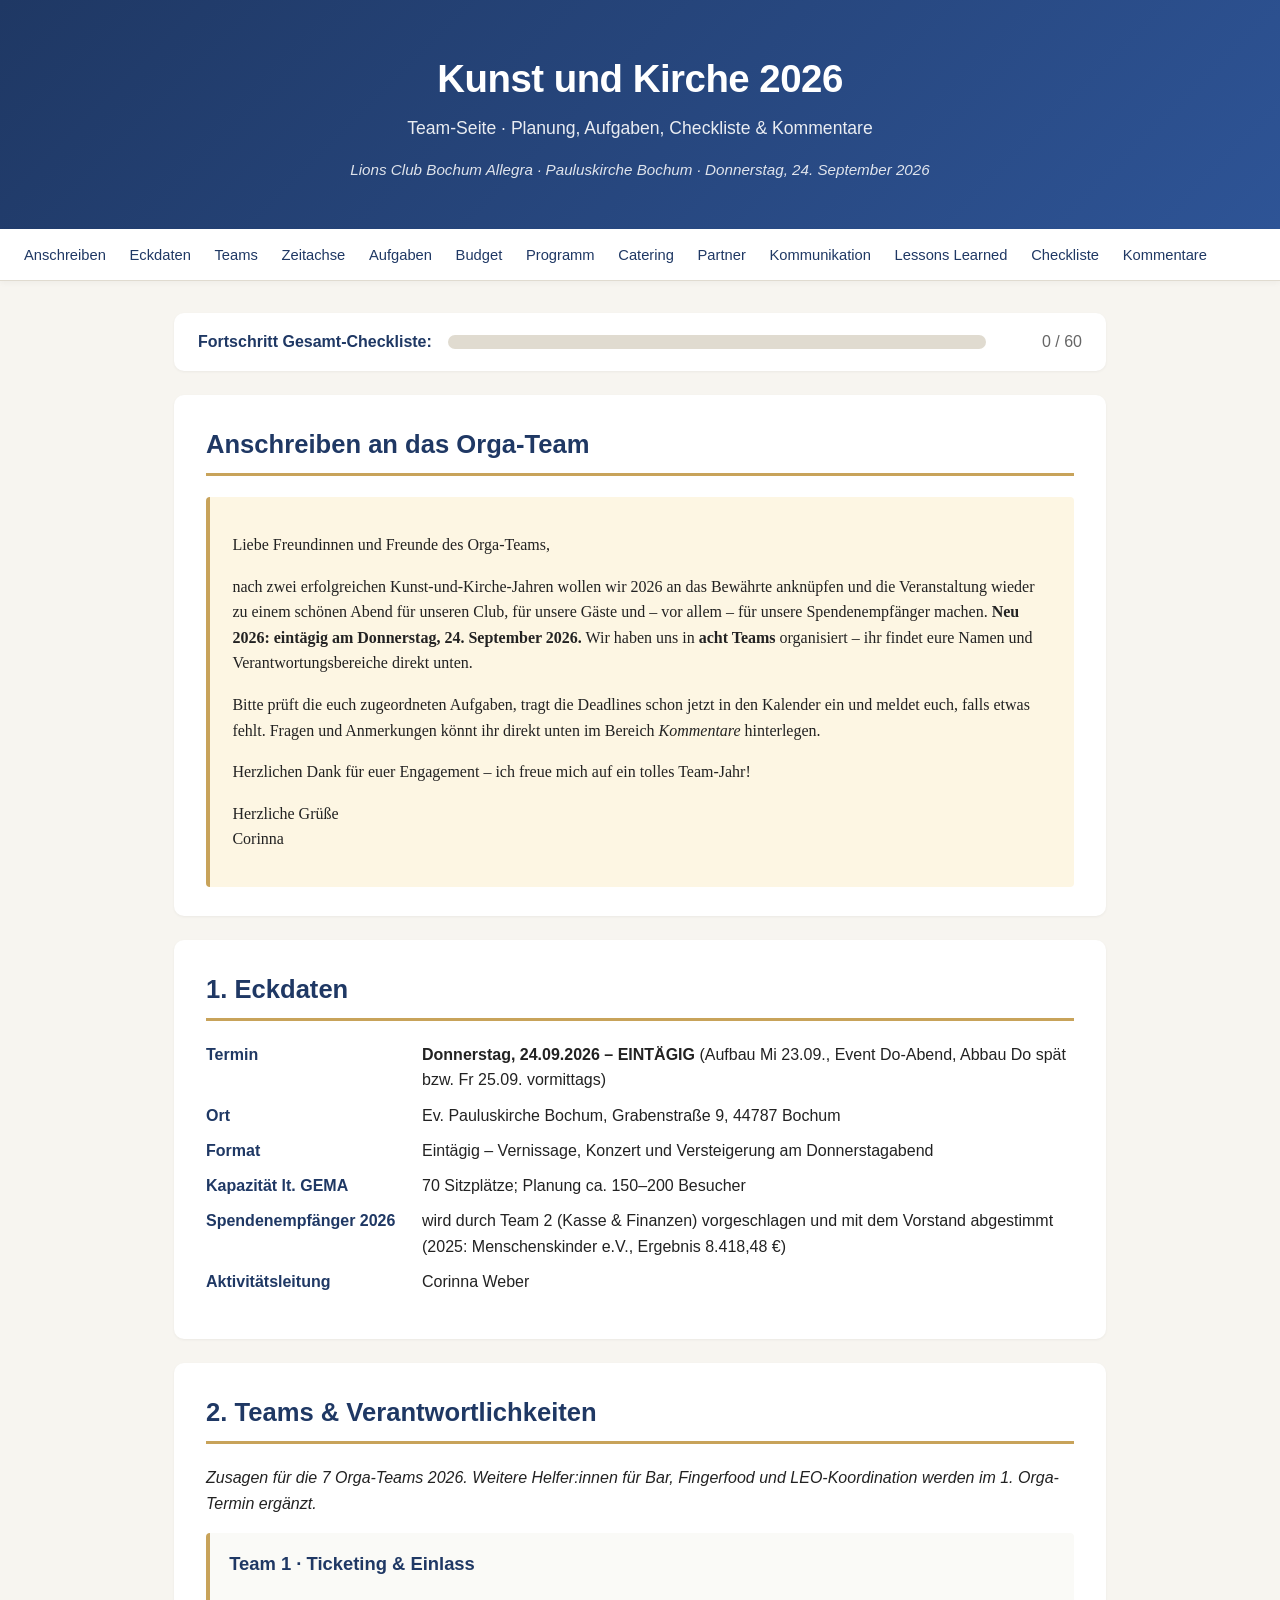
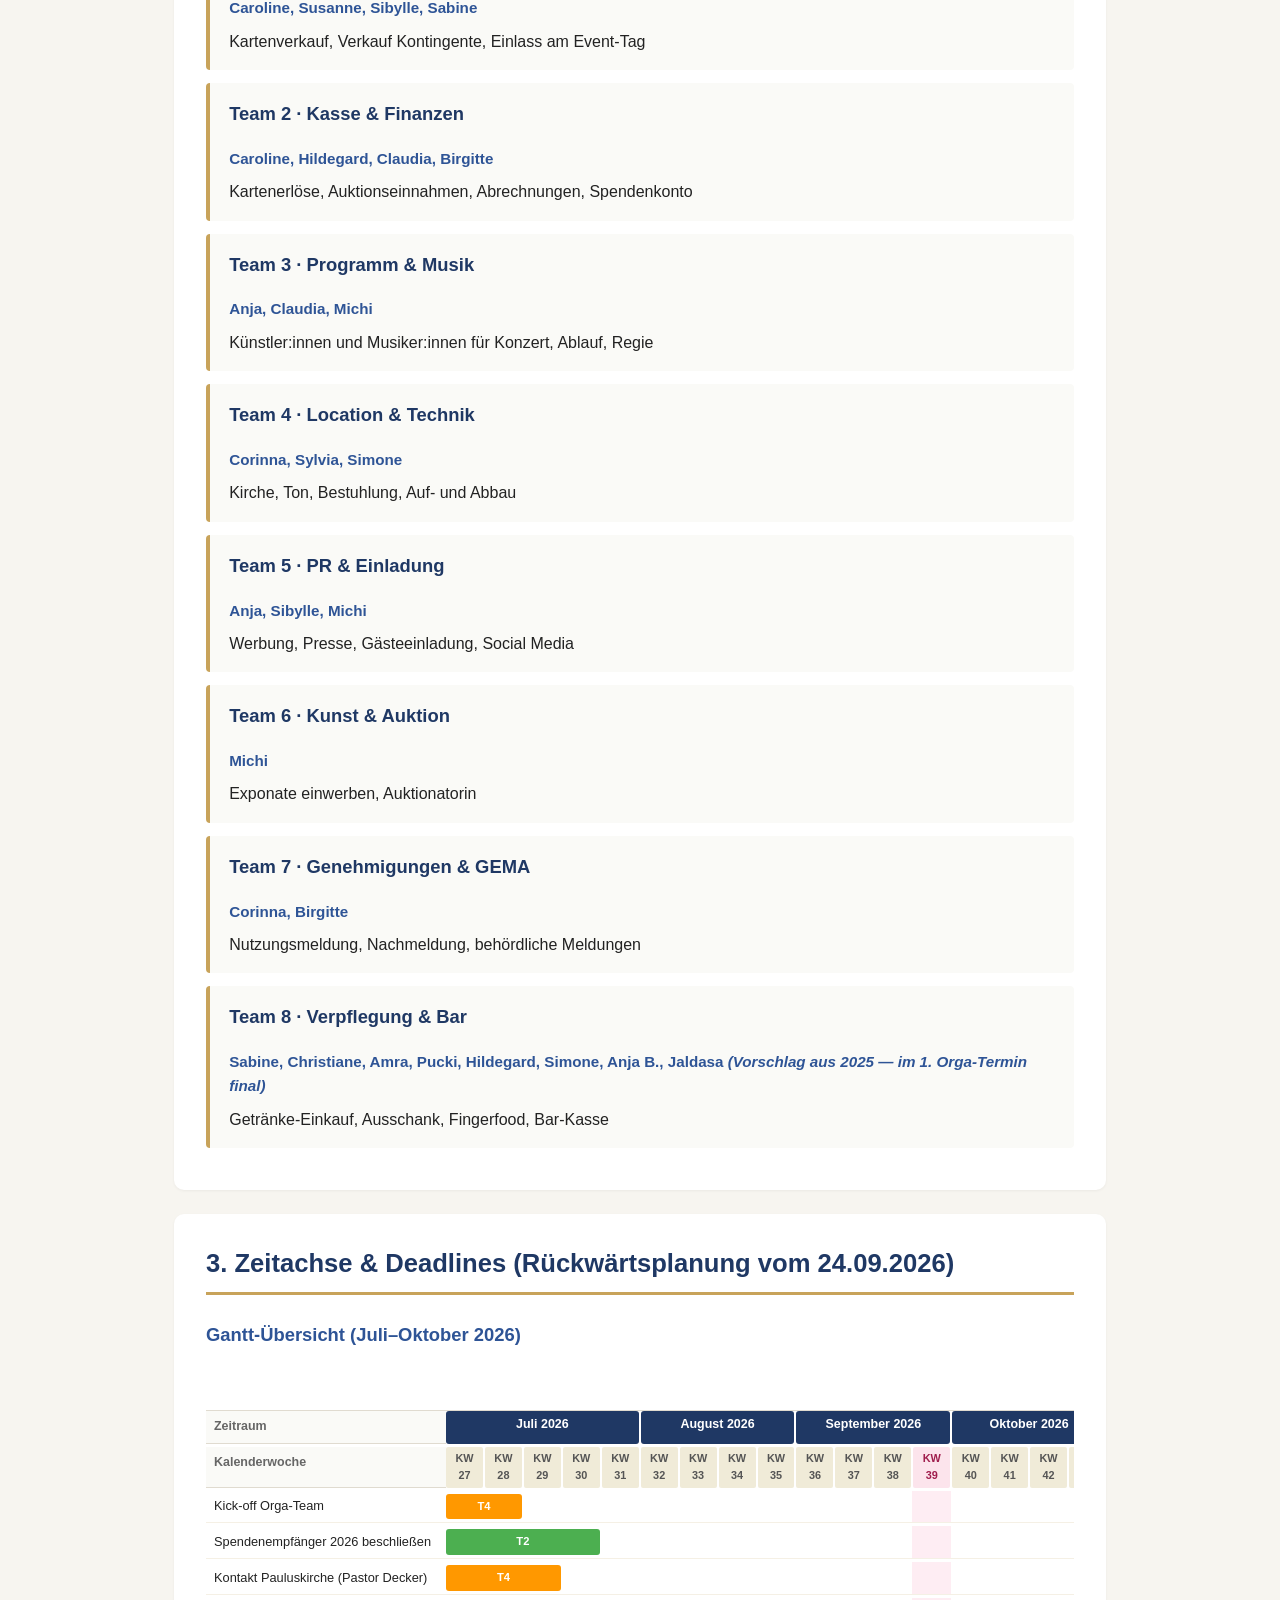
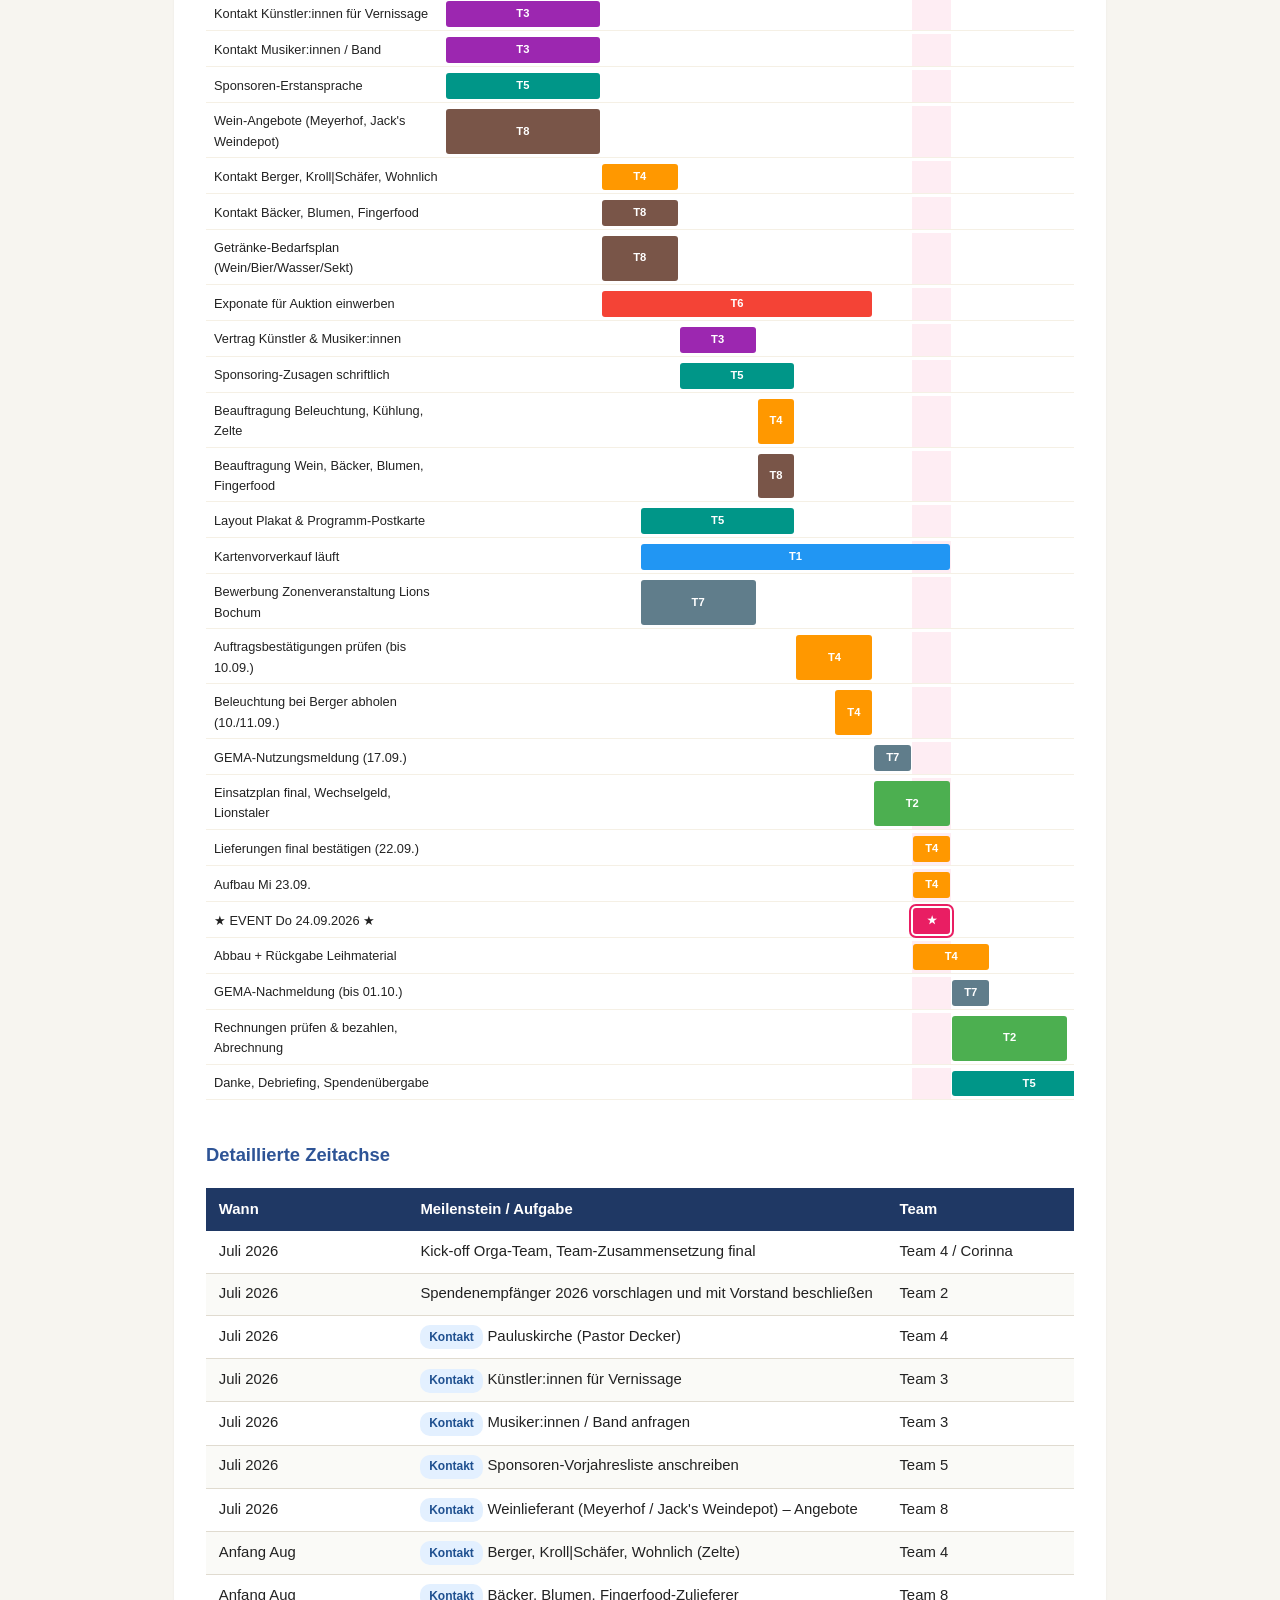
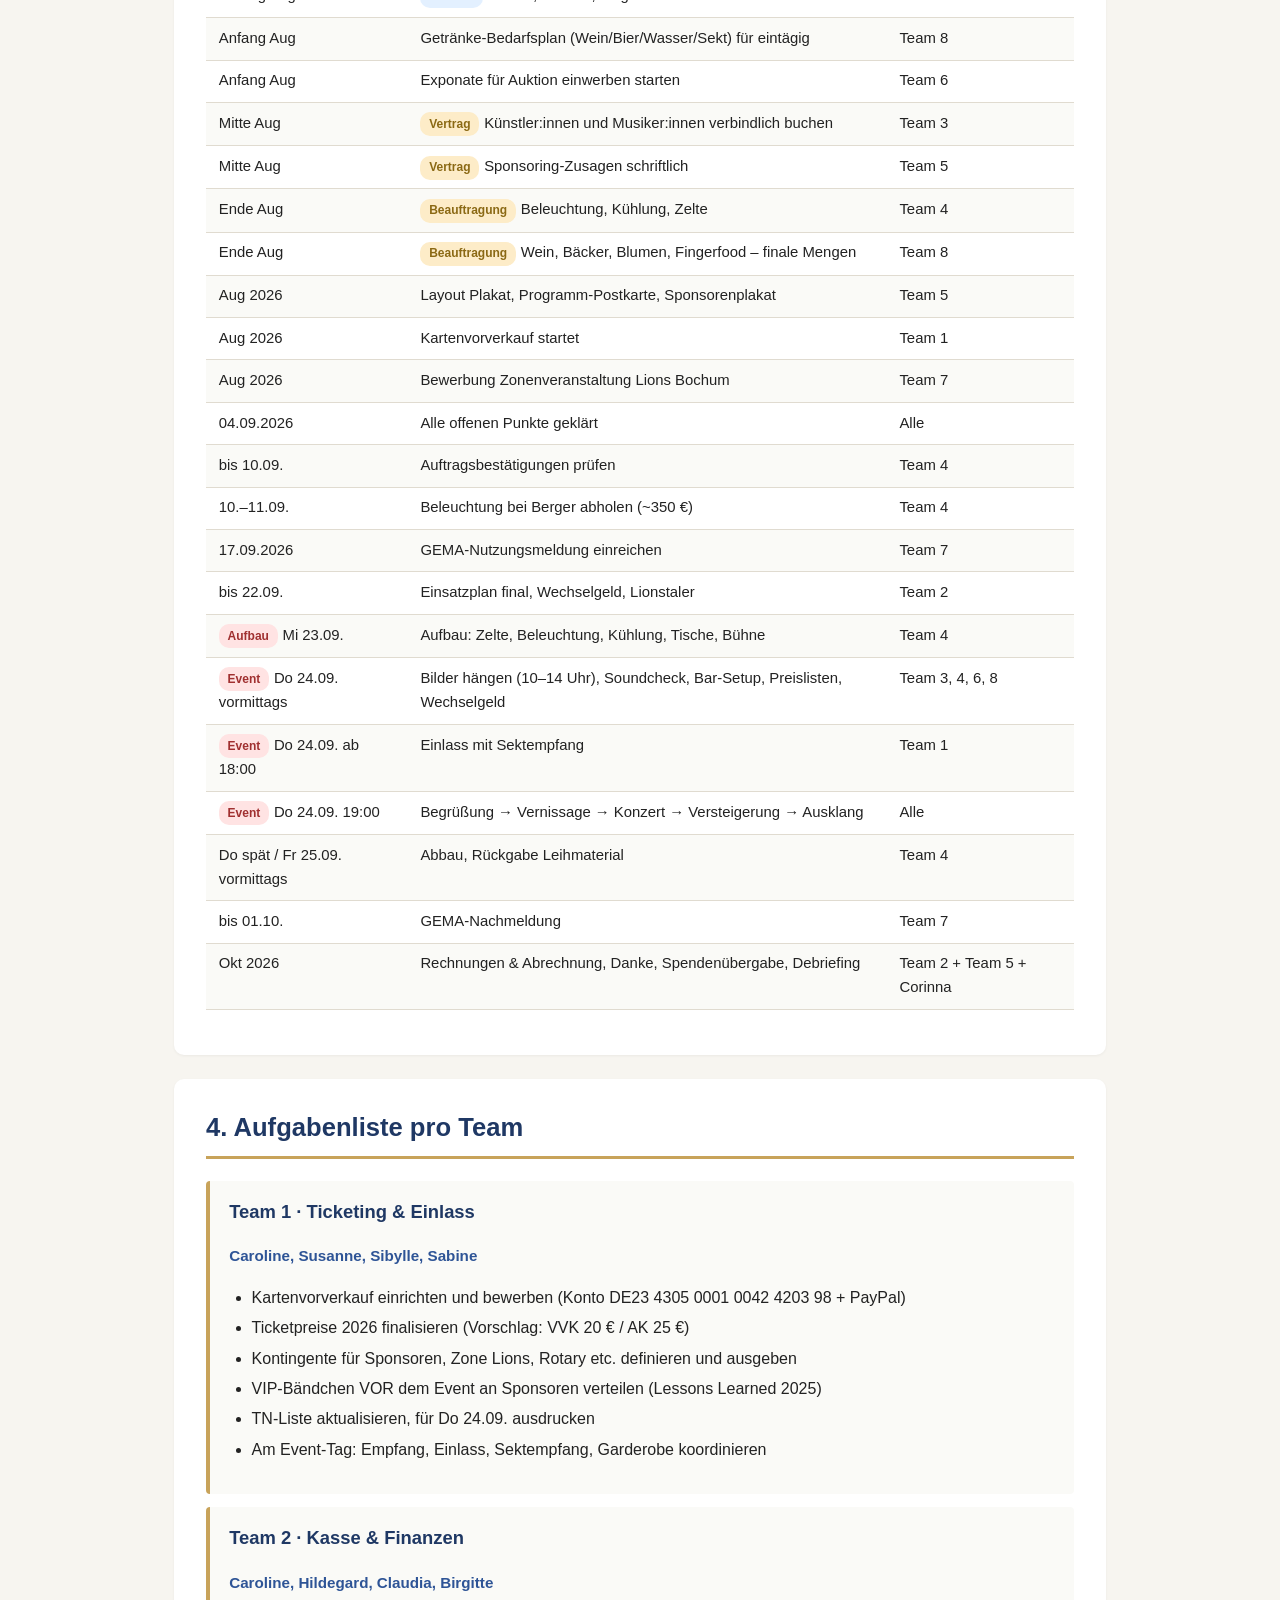
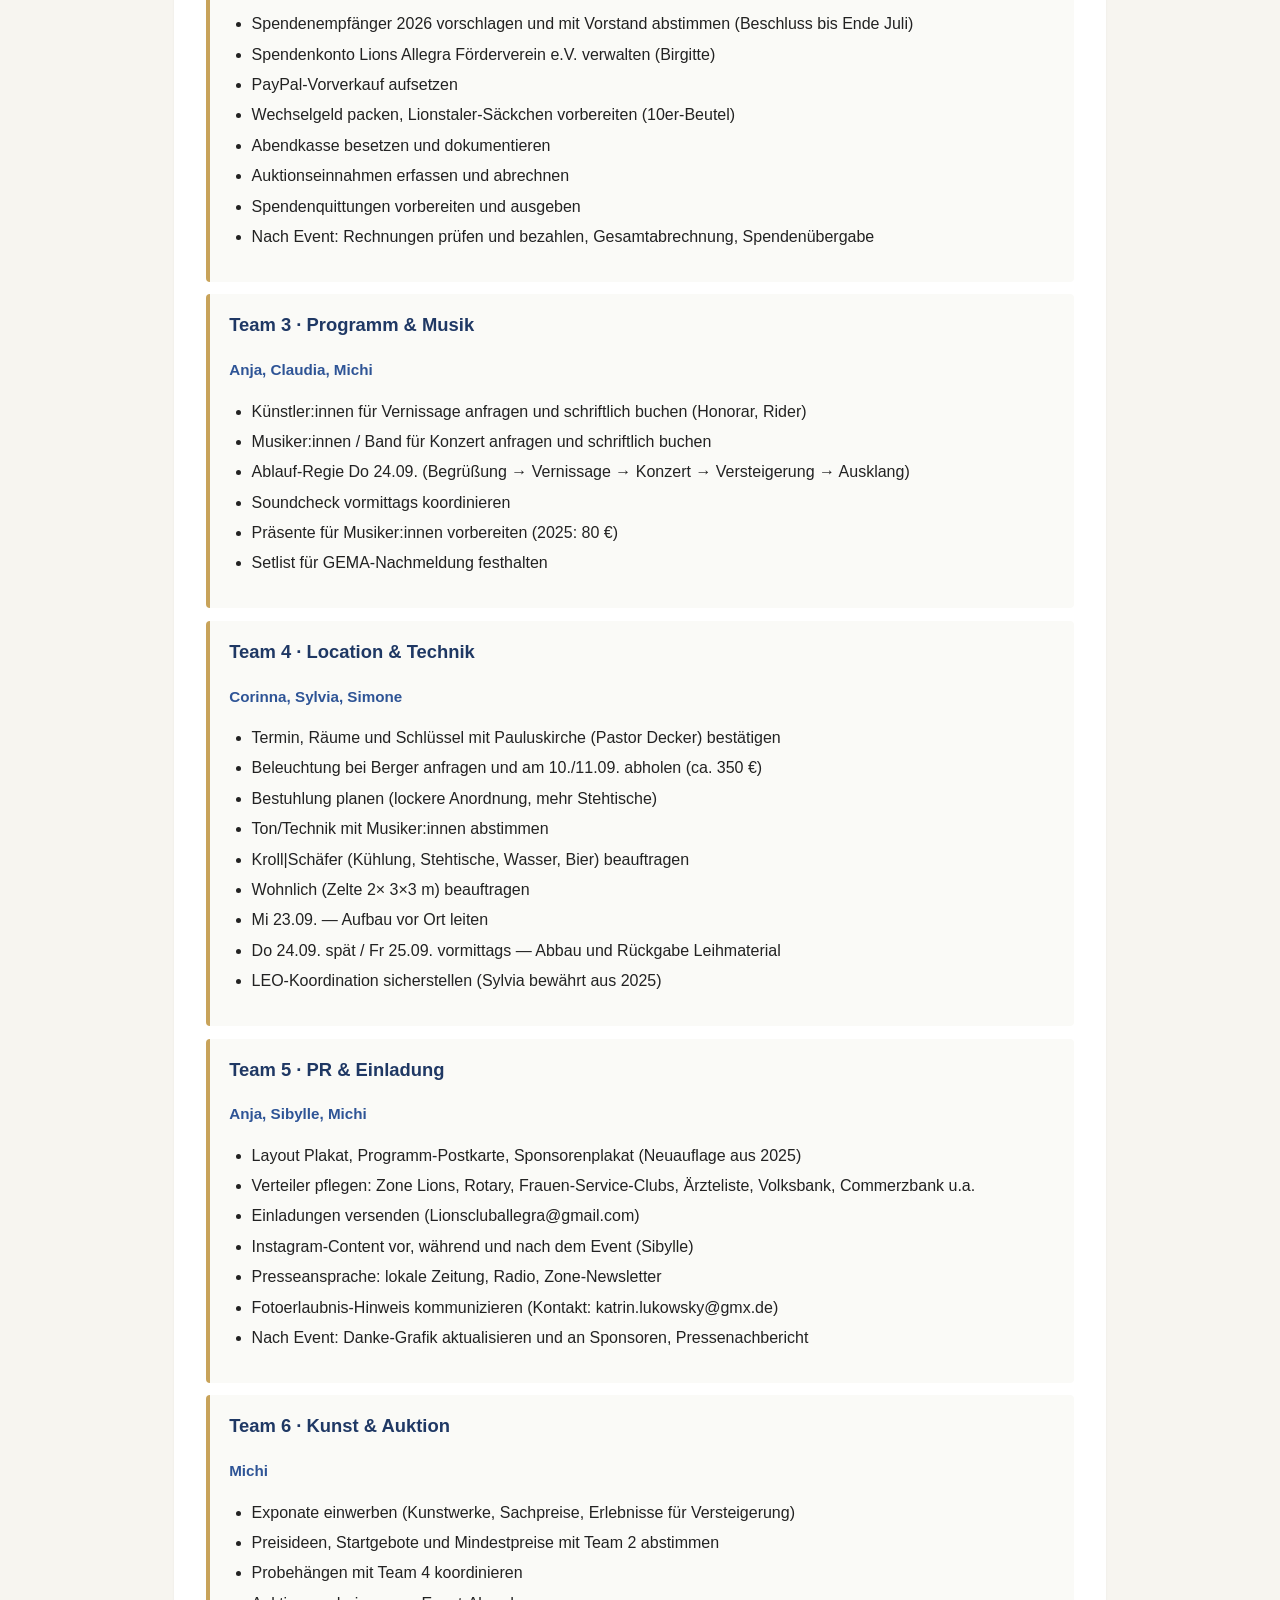
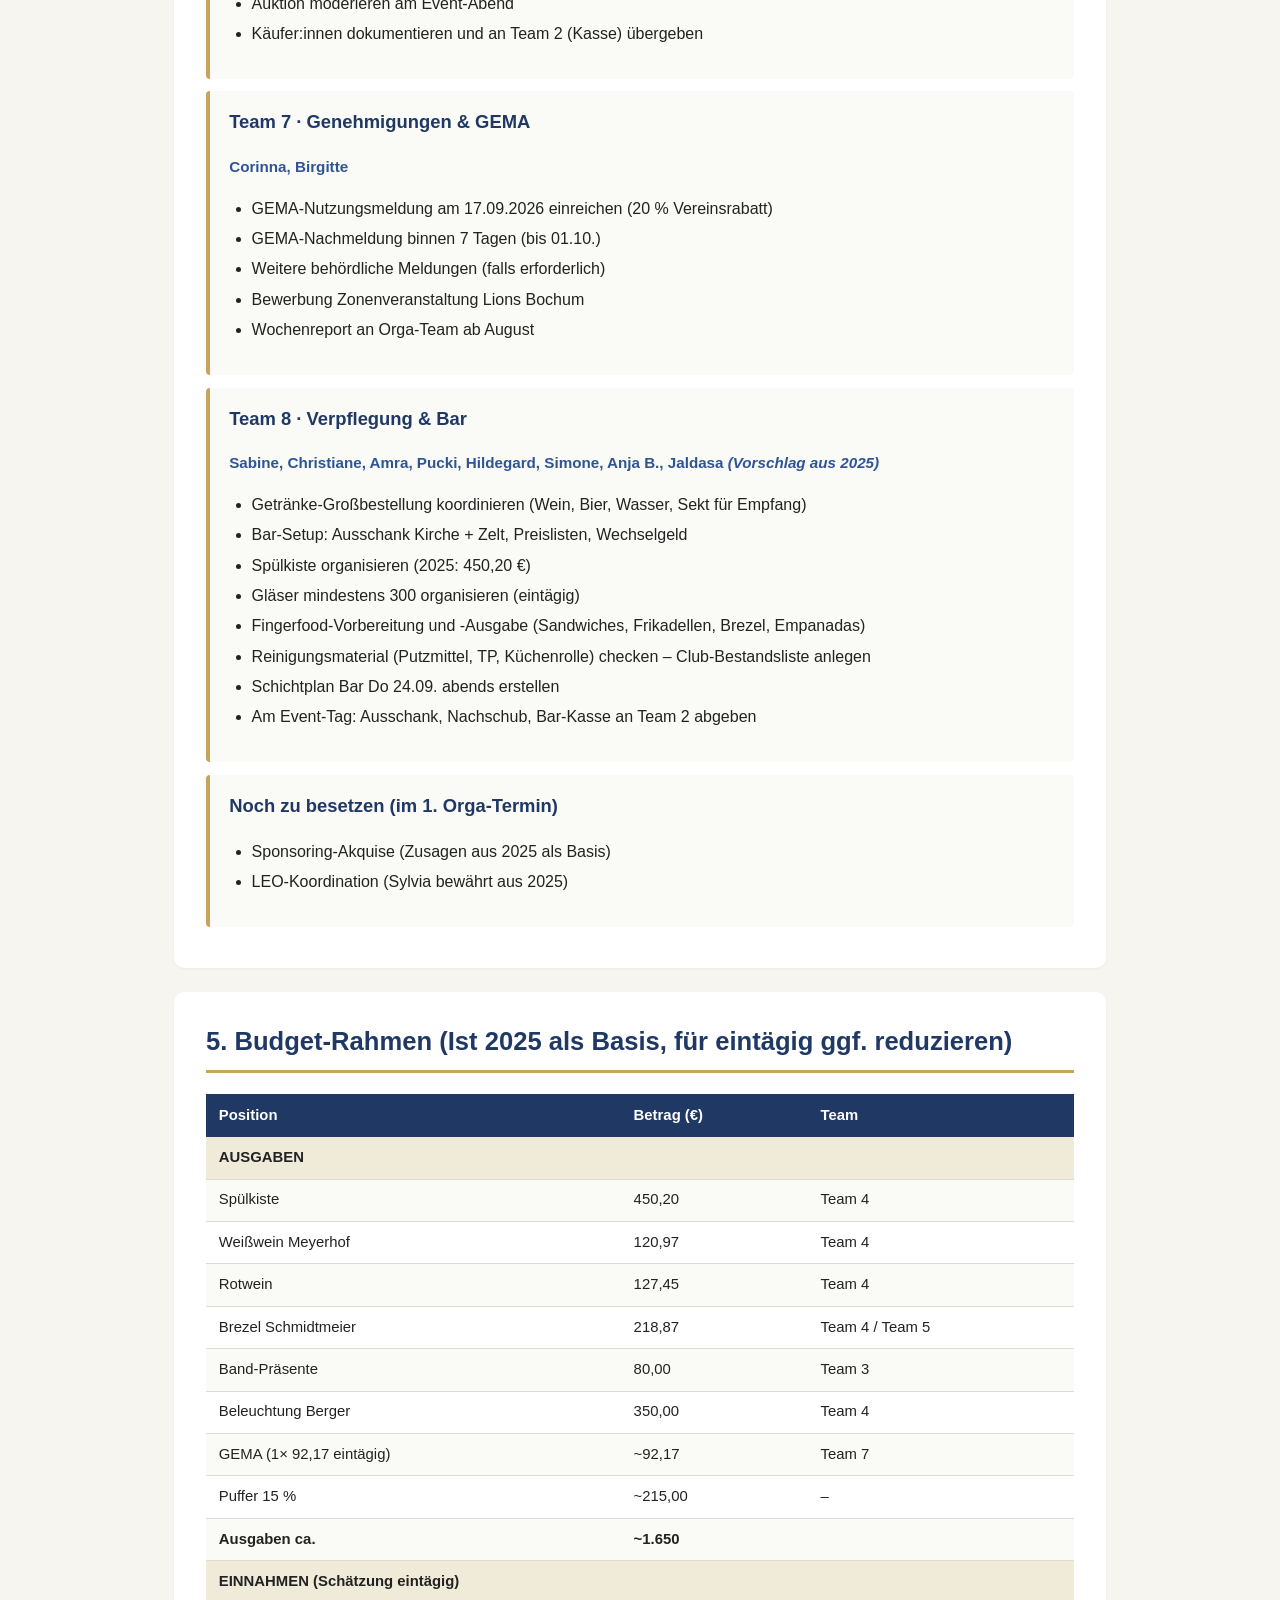
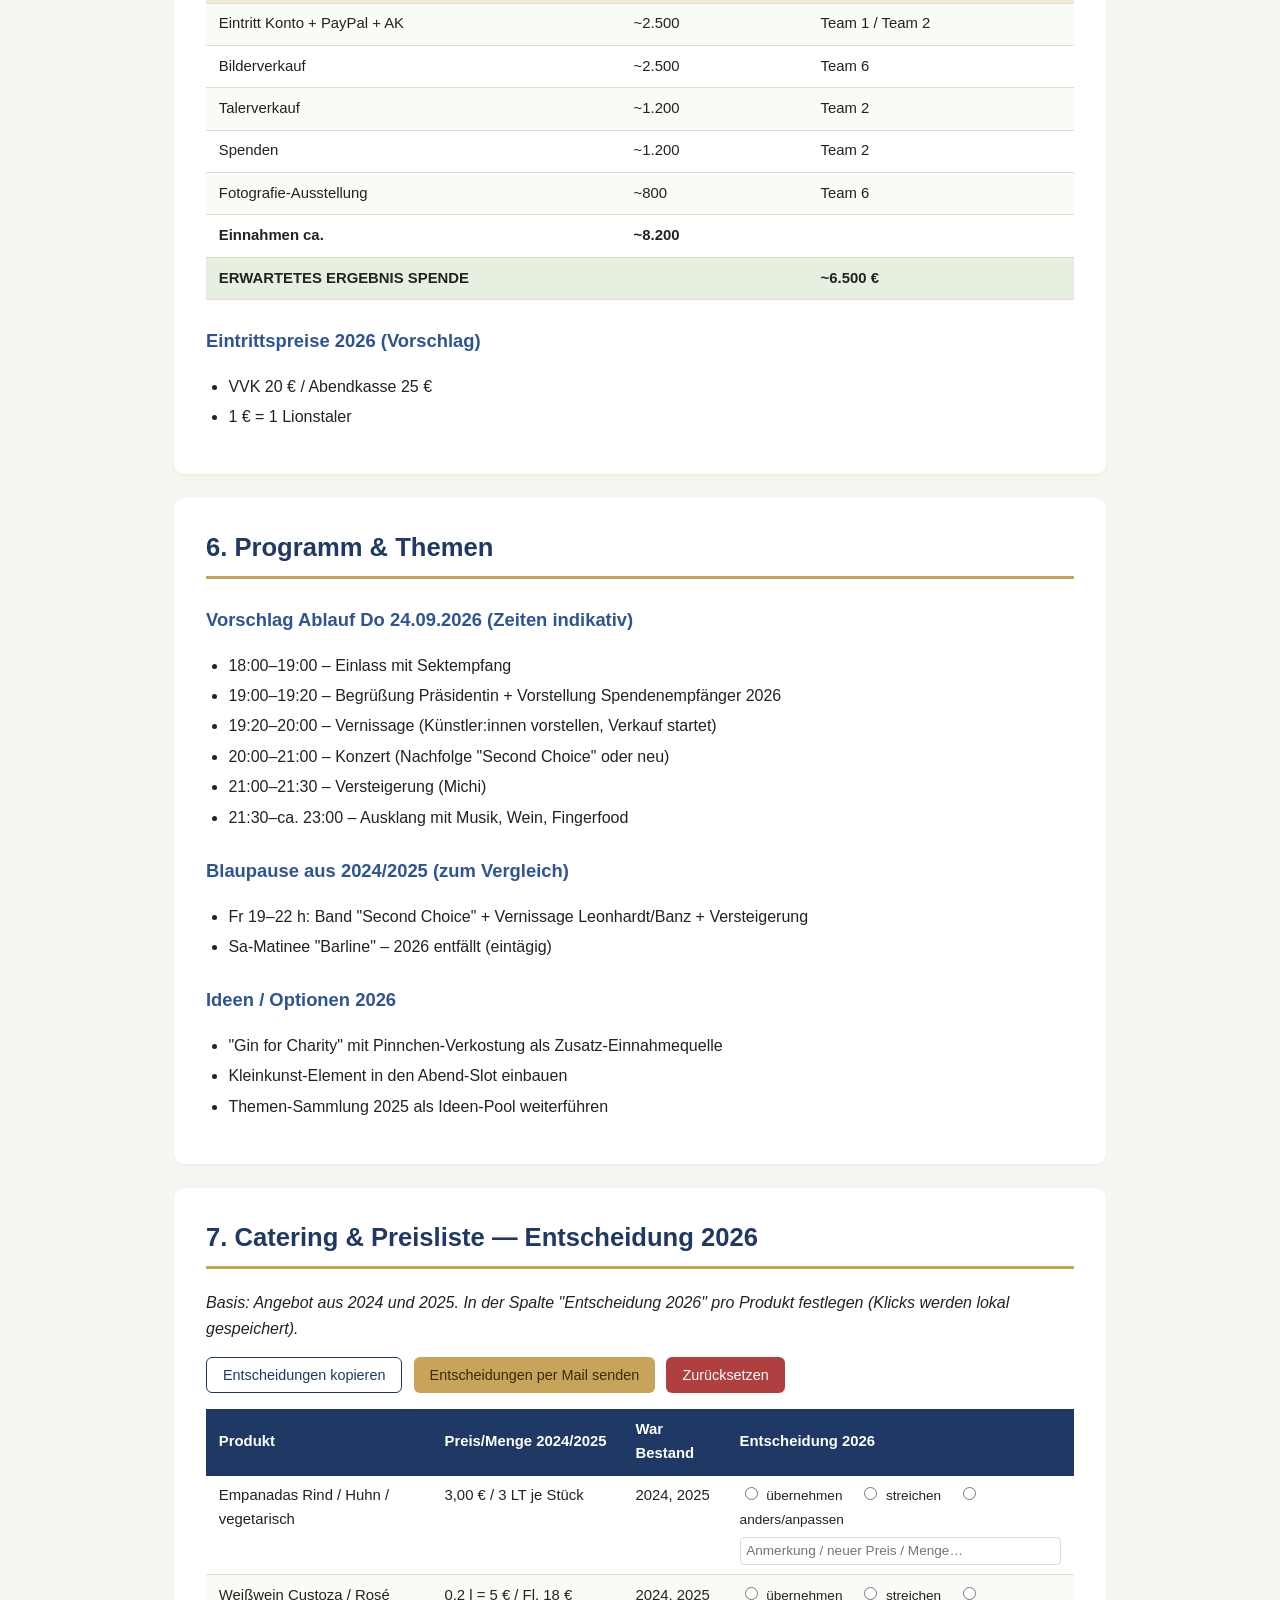
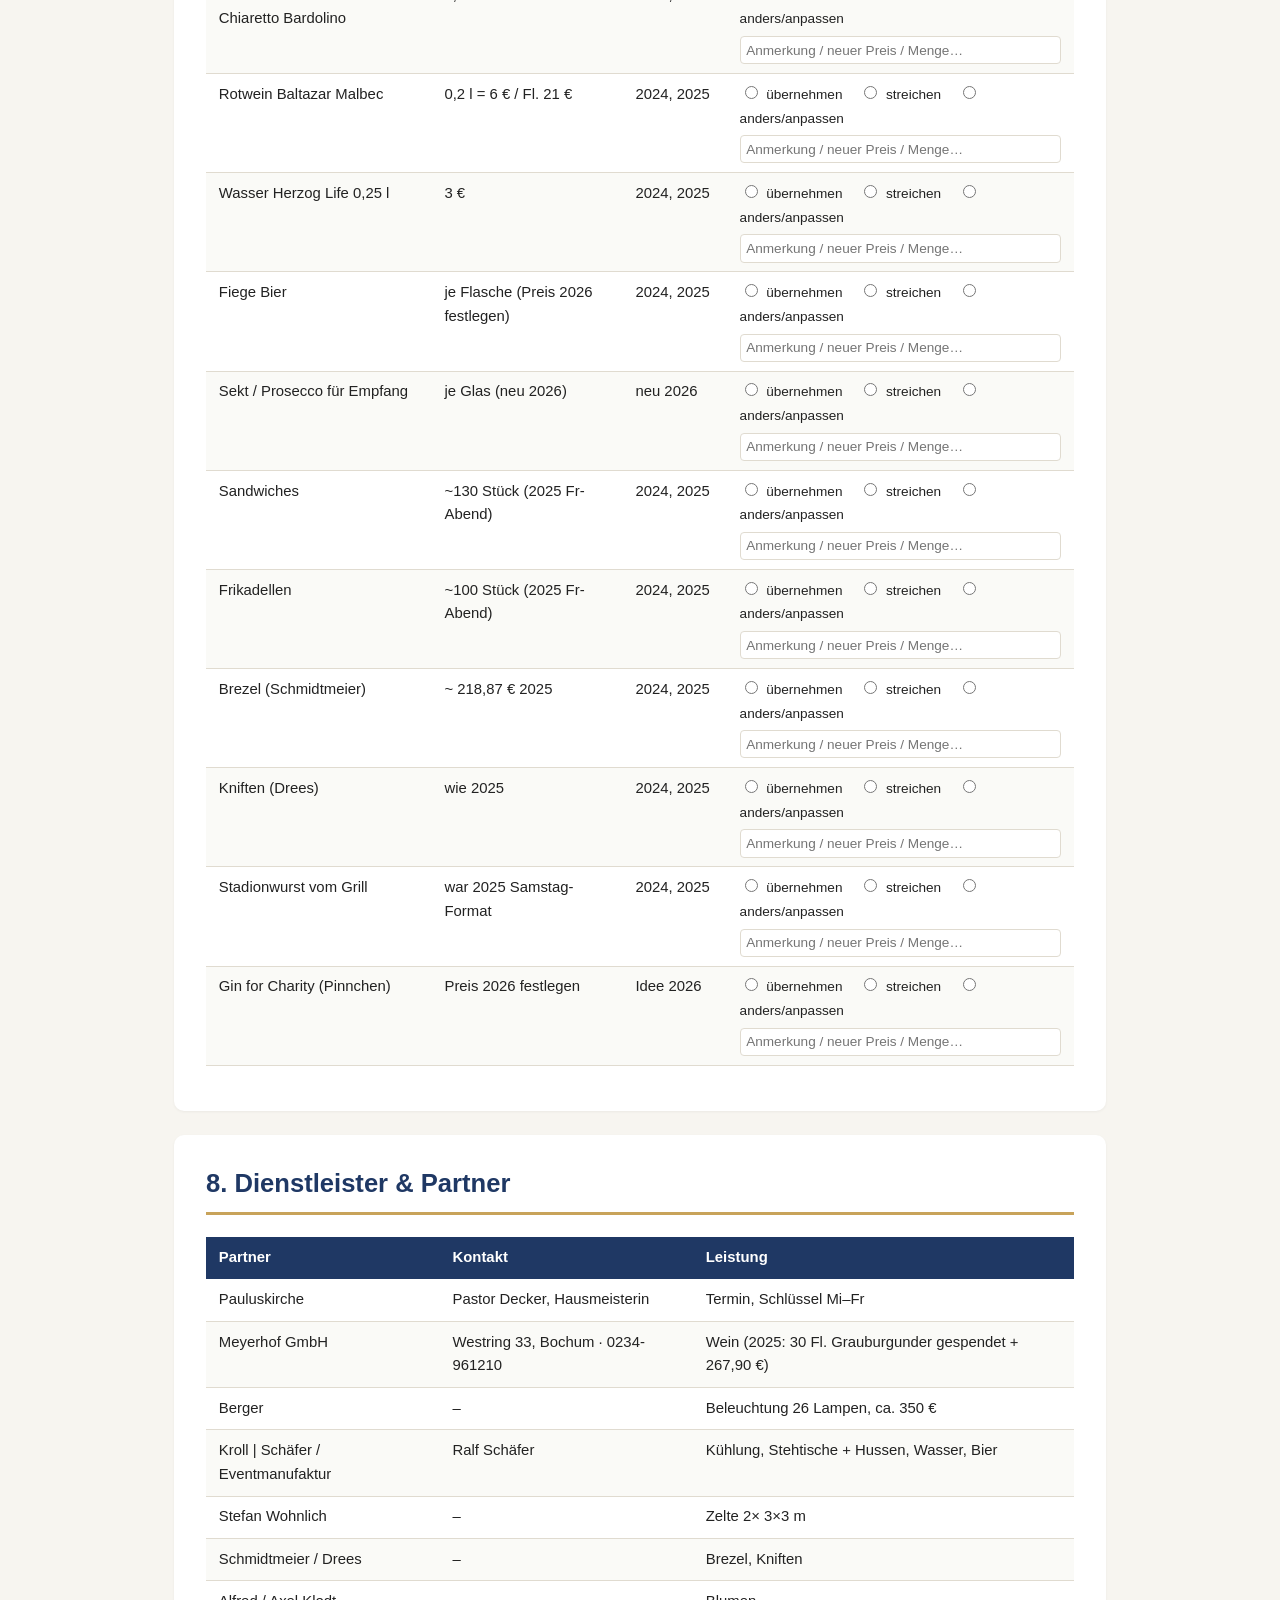
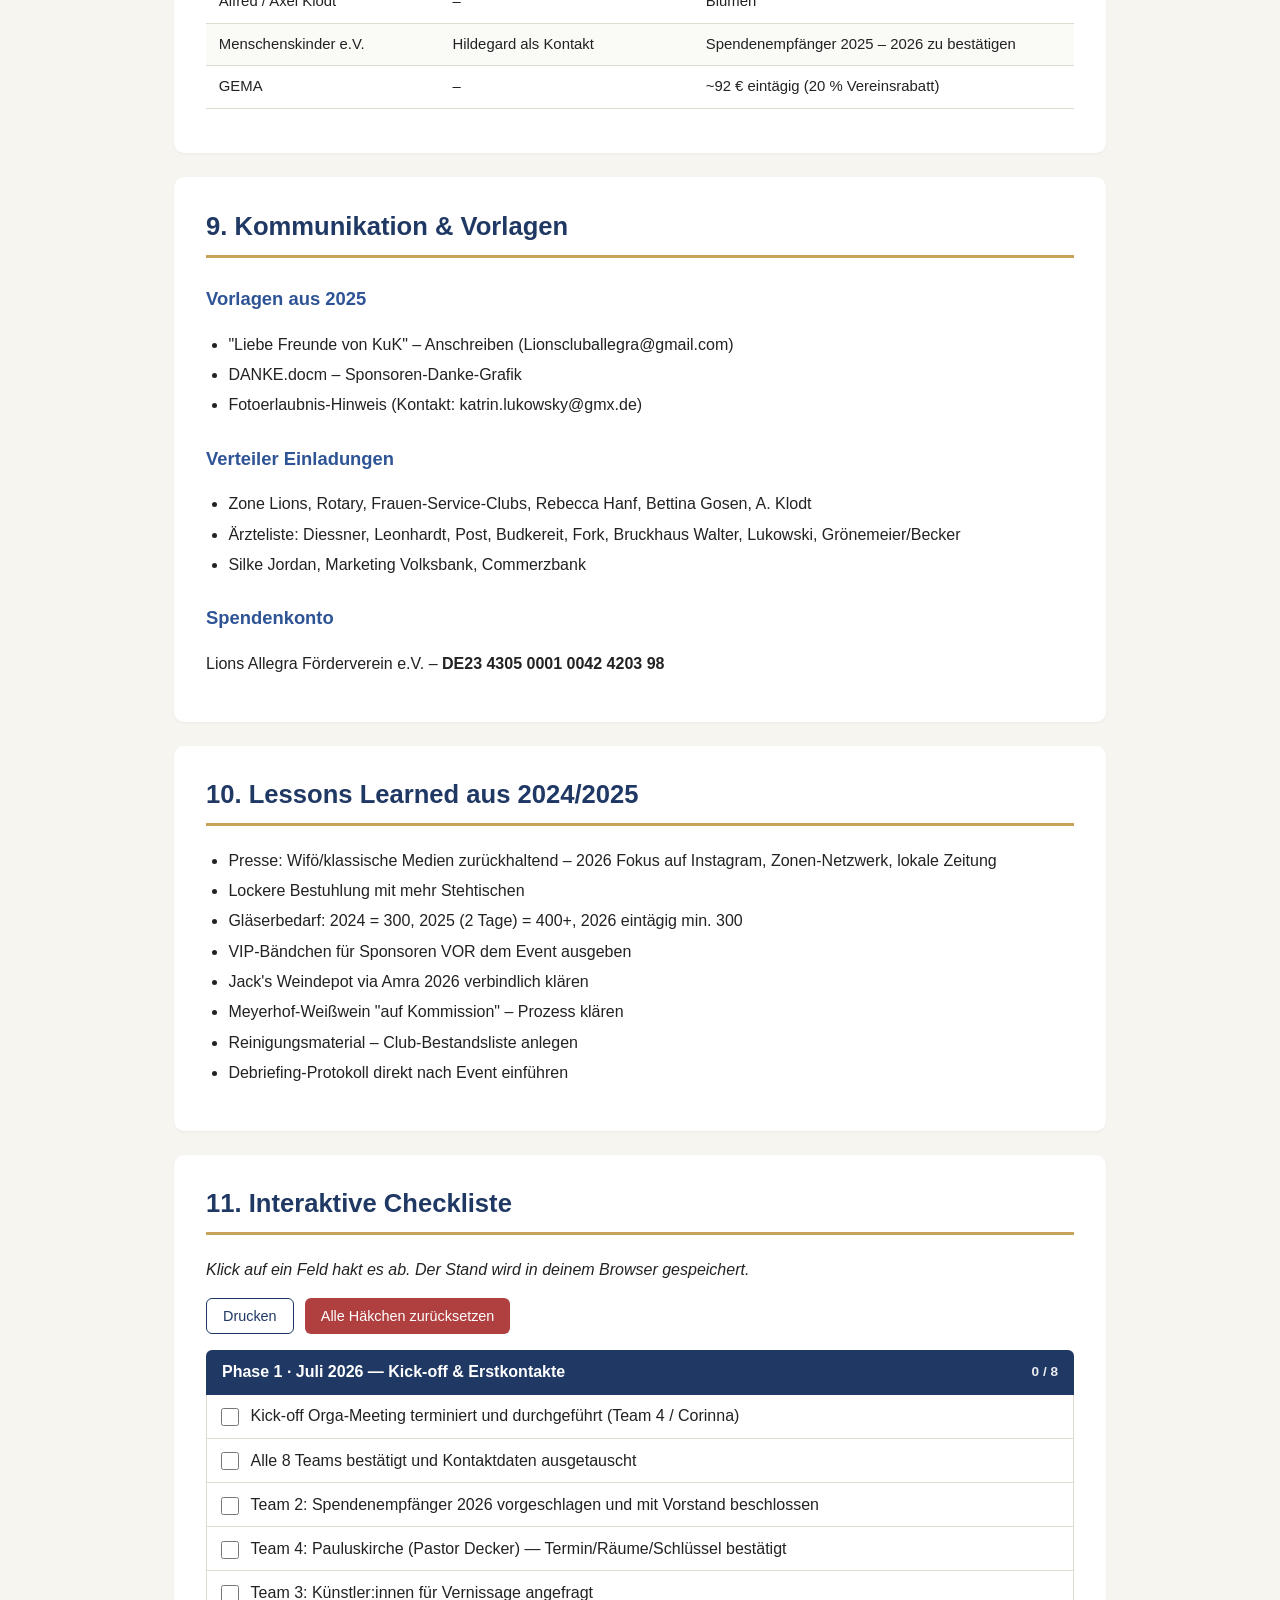
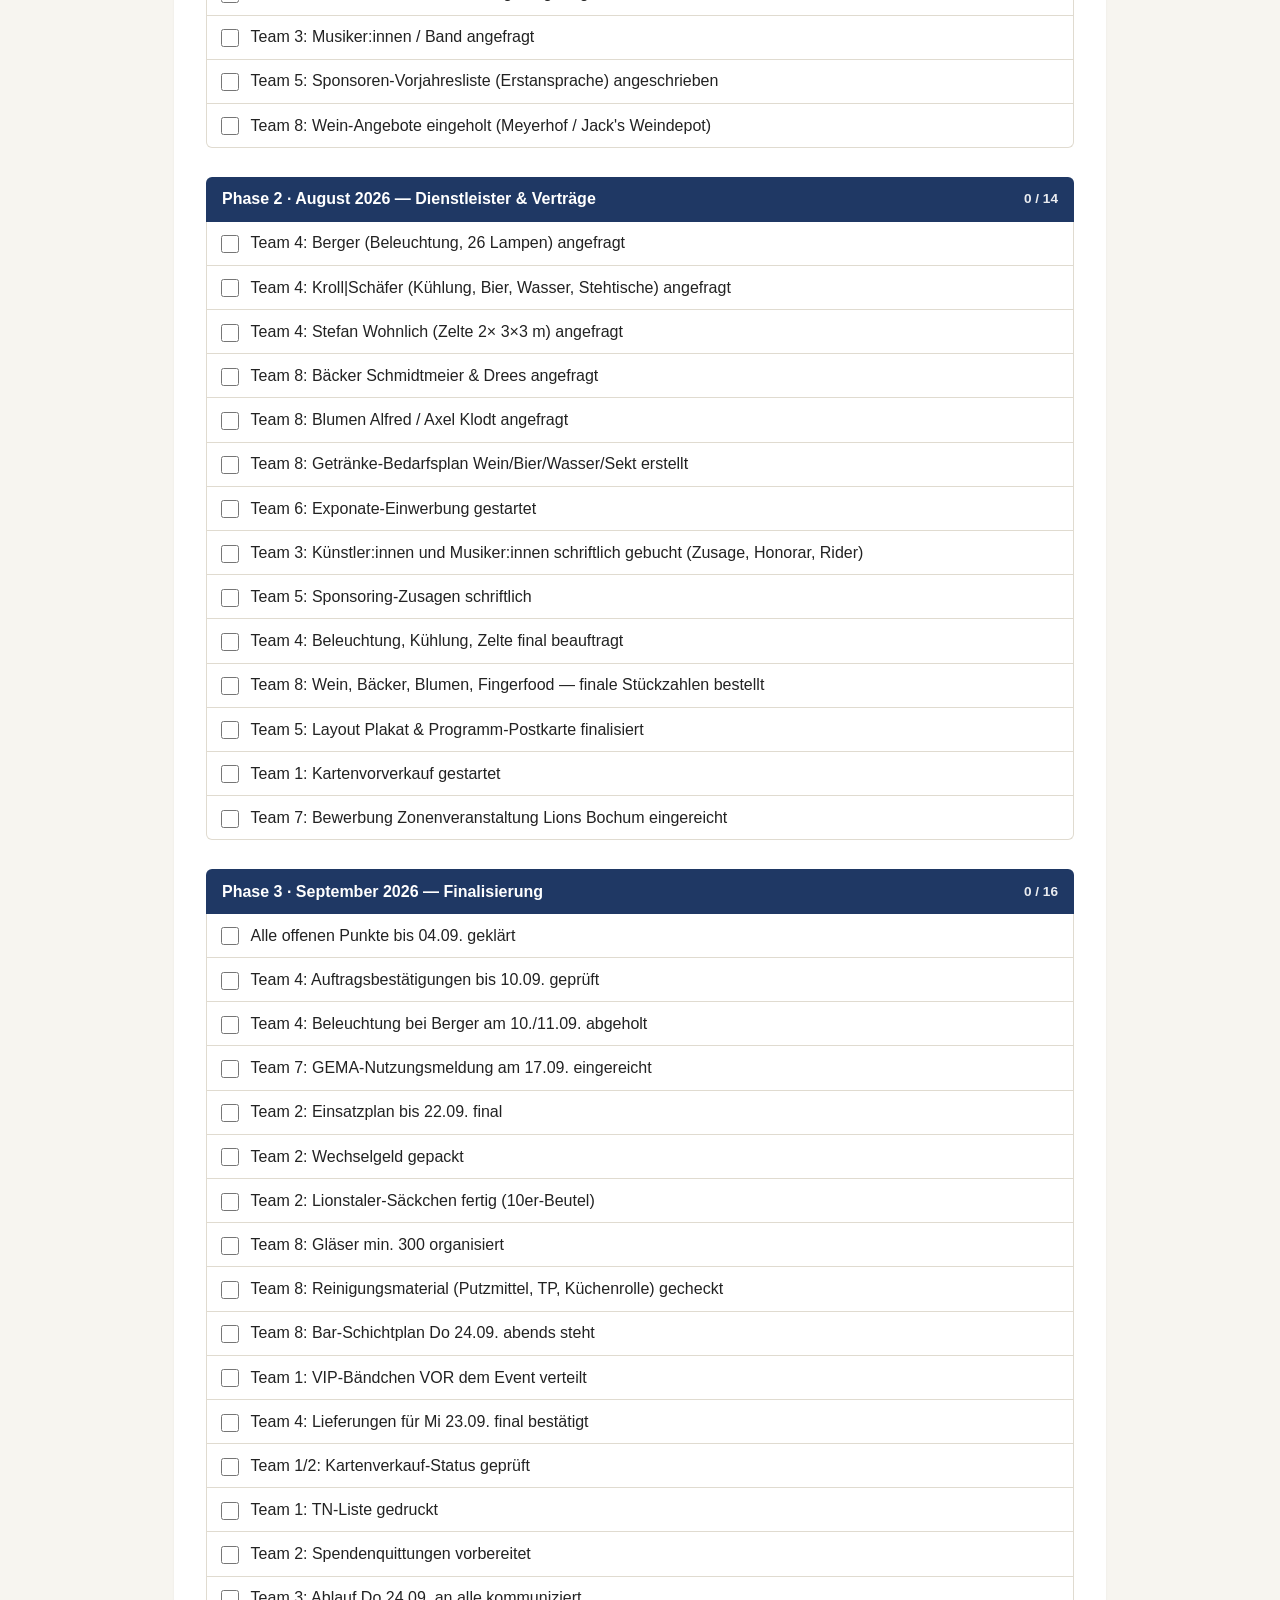
<file: KuK2026TeamPage.html>
<!DOCTYPE html>
<html lang="de">
<head>
<meta charset="UTF-8">
<meta name="viewport" content="width=device-width, initial-scale=1.0">
<title>Kunst und Kirche 2026 · Lions Club Bochum Allegra</title>
<style>
  :root {
    --primary: #1f3864;
    --primary-light: #2e5496;
    --accent: #c8a35a;
    --bg: #f7f5f0;
    --card: #ffffff;
    --text: #222;
    --muted: #666;
    --border: #e0dbd0;
    --success: #4a7c3a;
    --highlight: #fdf6e3;
  }
  * { box-sizing: border-box; }
  body {
    margin: 0;
    font-family: -apple-system, BlinkMacSystemFont, "Segoe UI", Roboto, "Helvetica Neue", sans-serif;
    background: var(--bg);
    color: var(--text);
    line-height: 1.6;
  }
  header {
    background: linear-gradient(135deg, var(--primary) 0%, var(--primary-light) 100%);
    color: white;
    padding: 3rem 1.5rem 2rem;
    text-align: center;
  }
  header h1 { margin: 0 0 .3rem; font-size: 2.4rem; letter-spacing: -.5px; }
  header .subtitle { font-size: 1.1rem; opacity: .9; margin: 0 0 .6rem; }
  header .meta { font-size: .95rem; opacity: .85; font-style: italic; }
  nav {
    background: white;
    border-bottom: 1px solid var(--border);
    padding: .8rem 1.5rem;
    position: sticky;
    top: 0;
    z-index: 100;
    overflow-x: auto;
    white-space: nowrap;
    box-shadow: 0 2px 6px rgba(0,0,0,.04);
  }
  nav a { color: var(--primary); text-decoration: none; font-weight: 500; margin-right: 1.2rem; font-size: .92rem; }
  nav a:hover { color: var(--accent); }
  main { max-width: 980px; margin: 0 auto; padding: 2rem 1.5rem 4rem; }
  section {
    background: var(--card);
    border-radius: 10px;
    padding: 1.8rem 2rem;
    margin-bottom: 1.5rem;
    box-shadow: 0 1px 3px rgba(0,0,0,.05);
  }
  h2 { color: var(--primary); border-bottom: 3px solid var(--accent); padding-bottom: .5rem; margin-top: 0; font-size: 1.6rem; }
  h3 { color: var(--primary-light); margin-top: 1.6rem; font-size: 1.15rem; }
  table { width: 100%; border-collapse: collapse; margin: 1rem 0; font-size: .93rem; }
  th { background: var(--primary); color: white; text-align: left; padding: .6rem .8rem; font-weight: 600; }
  td { padding: .55rem .8rem; border-bottom: 1px solid var(--border); vertical-align: top; }
  tr:nth-child(even) td { background: #fafaf7; }
  ul { padding-left: 1.4rem; }
  li { margin-bottom: .3rem; }
  .kv { display: grid; grid-template-columns: 200px 1fr; gap: .6rem 1rem; margin: 1rem 0; }
  .kv .k { font-weight: 600; color: var(--primary); }
  .letter { background: var(--highlight); border-left: 4px solid var(--accent); padding: 1.2rem 1.4rem; border-radius: 4px; font-family: Georgia, serif; }
  .team-card { background: #fafaf7; border-left: 4px solid var(--accent); padding: 1rem 1.2rem; border-radius: 4px; margin: .8rem 0; }
  .team-card h3 { margin-top: 0; color: var(--primary); }
  .team-card .names { font-weight: 600; color: var(--primary-light); margin-bottom: .5rem; font-size: .95rem; }

  .checklist { margin: 1rem 0; }
  .phase { margin-bottom: 1.8rem; }
  .phase-title { background: var(--primary); color: white; padding: .6rem 1rem; border-radius: 6px 6px 0 0; font-weight: 600; display: flex; justify-content: space-between; align-items: center; }
  .phase-title .counter { font-size: .85rem; opacity: .9; }
  .phase-items { border: 1px solid var(--border); border-top: none; border-radius: 0 0 6px 6px; background: white; }
  .check-item { display: flex; align-items: flex-start; padding: .55rem .9rem; border-bottom: 1px solid var(--border); cursor: pointer; transition: background .15s; }
  .check-item:last-child { border-bottom: none; }
  .check-item:hover { background: #fafaf7; }
  .check-item input[type="checkbox"] { margin: .3rem .7rem 0 0; width: 18px; height: 18px; cursor: pointer; accent-color: var(--success); flex-shrink: 0; }
  .check-item.done label { text-decoration: line-through; color: var(--muted); }
  .check-item label { cursor: pointer; user-select: none; flex: 1; }

  .progress-overall { background: white; padding: 1rem 1.5rem; border-radius: 10px; margin-bottom: 1.5rem; box-shadow: 0 1px 3px rgba(0,0,0,.05); display: flex; align-items: center; gap: 1rem; }
  .progress-overall .label { font-weight: 600; color: var(--primary); min-width: 200px; }
  .progress-bar { flex: 1; height: 14px; background: var(--border); border-radius: 7px; overflow: hidden; }
  .progress-fill { height: 100%; background: linear-gradient(90deg, var(--success), #7fb069); transition: width .3s; }
  .progress-overall .count { font-variant-numeric: tabular-nums; color: var(--muted); min-width: 80px; text-align: right; }

  .actions { display: flex; gap: .7rem; margin-top: 1rem; flex-wrap: wrap; }
  button { background: var(--primary); color: white; border: none; padding: .55rem 1rem; border-radius: 6px; cursor: pointer; font-size: .9rem; font-weight: 500; }
  button:hover { background: var(--primary-light); }
  button.secondary { background: white; color: var(--primary); border: 1px solid var(--primary); }
  button.danger { background: #b04040; }
  button.accent { background: var(--accent); color: #3a2a08; }

  .badge { display: inline-block; padding: .15rem .55rem; border-radius: 10px; font-size: .75rem; font-weight: 600; margin-right: .3rem; }
  .badge-kontakt { background: #e3f0ff; color: #1f5090; }
  .badge-vertrag { background: #fdecc8; color: #8b6914; }
  .badge-event { background: #ffe3e3; color: #a03030; }

  /* Catering-Entscheidung */
  .decision-cell input[type="radio"] { margin-right: .3rem; }
  .decision-cell label { margin-right: .8rem; font-size: .85rem; cursor: pointer; }
  .decision-cell .note { display: block; margin-top: .3rem; }
  .decision-cell .note input { width: 100%; padding: .35rem; border: 1px solid var(--border); border-radius: 4px; font-size: .85rem; }
  td.decision-cell.dec-yes { background: #e6f5e0 !important; }
  td.decision-cell.dec-no { background: #f5e0e0 !important; }
  td.decision-cell.dec-other { background: #fff4d6 !important; }

  /* Kommentare */
  .comment-note { background: #fff8e1; border-left: 4px solid #f0b040; padding: .8rem 1rem; border-radius: 4px; margin-bottom: 1rem; font-size: .9rem; }
  .comment-form { display: grid; grid-template-columns: 1fr; gap: .6rem; margin: 1rem 0; padding: 1rem; background: #fafaf7; border-radius: 8px; border: 1px solid var(--border); }
  .comment-form .row { display: grid; grid-template-columns: 180px 1fr 140px; gap: .6rem; align-items: start; }
  .comment-form input, .comment-form textarea, .comment-form select { padding: .55rem .7rem; border: 1px solid var(--border); border-radius: 6px; font-size: .95rem; font-family: inherit; background: white; }
  .comment-form textarea { min-height: 70px; resize: vertical; }
  .comments-list { margin-top: 1rem; }
  .comment { background: white; border: 1px solid var(--border); border-radius: 8px; padding: .9rem 1.1rem; margin-bottom: .7rem; position: relative; }
  .comment.question { border-left: 4px solid #d97706; }
  .comment.comment-type { border-left: 4px solid var(--primary-light); }
  .comment.answered { opacity: .55; }
  .comment .head { display: flex; justify-content: space-between; align-items: center; margin-bottom: .3rem; flex-wrap: wrap; gap: .3rem; }
  .comment .who { font-weight: 600; color: var(--primary); }
  .comment .when { font-size: .8rem; color: var(--muted); }
  .comment .tag { display: inline-block; margin-left: .5rem; padding: .1rem .5rem; border-radius: 10px; font-size: .7rem; font-weight: 600; }
  .tag-question { background: #fef3c7; color: #92400e; }
  .tag-comment { background: #dbeafe; color: #1e40af; }
  .tag-context { background: #ede9fe; color: #5b21b6; font-size: .7rem; margin-left: .4rem; padding: .1rem .5rem; border-radius: 10px; }
  .comment .body { margin: .3rem 0; white-space: pre-wrap; }
  .comment .actions-inline { display: flex; gap: .4rem; margin-top: .4rem; }
  .comment .actions-inline button { padding: .25rem .6rem; font-size: .78rem; }
  .empty { color: var(--muted); font-style: italic; text-align: center; padding: 1.5rem; }

  /* Gantt */
  .gantt-wrapper { margin: 1rem 0 2rem; overflow-x: auto; padding-bottom: .5rem; }
  .gantt-legend { display: flex; flex-wrap: wrap; gap: .4rem; margin-bottom: .8rem; font-size: .78rem; }
  .gantt-legend .chip { padding: .18rem .55rem; border-radius: 10px; color: white; font-weight: 600; }
  .gantt {
    display: grid;
    grid-template-columns: 240px 1fr;
    gap: 3px 0;
    min-width: 900px;
    border-top: 1px solid var(--border);
    background: white;
  }
  .gantt-header { display: contents; }
  .gantt-header .gantt-label-cell { font-weight: 600; padding: 6px 8px; background: #fafaf7; border-bottom: 1px solid var(--border); font-size: .78rem; color: var(--muted); }
  .gantt-months { display: grid; grid-template-columns: repeat(17, 1fr); gap: 2px; }
  .gantt-months > div { background: var(--primary); color: white; text-align: center; padding: 4px 2px; font-size: .78rem; font-weight: 600; border-radius: 3px; }
  .gantt-weeks { display: grid; grid-template-columns: repeat(17, 1fr); gap: 2px; }
  .gantt-weeks > div { background: #f0ebd8; text-align: center; padding: 3px 2px; font-size: .68rem; font-weight: 600; color: #555; border-radius: 2px; }
  .gantt-row { display: contents; }
  .gantt-row .gantt-label-cell { font-size: .8rem; padding: 5px 8px; border-bottom: 1px solid #f5f0e5; display: flex; align-items: center; }
  .gantt-track { display: grid; grid-template-columns: repeat(17, 1fr); gap: 2px; padding: 3px 0; border-bottom: 1px solid #f5f0e5; position: relative; }
  .gantt-track .event-marker { position: absolute; top: 0; bottom: 0; left: calc(100%/17 * 12); width: calc(100%/17); background: rgba(233,30,99,.08); pointer-events: none; z-index: 0; }
  .bar { color: white; padding: 4px 6px; border-radius: 3px; font-size: .7rem; font-weight: 600; overflow: hidden; text-overflow: ellipsis; white-space: nowrap; text-align: center; z-index: 1; min-height: 20px; display: flex; align-items: center; justify-content: center; }
  .bar.t1 { background: #2196F3; }
  .bar.t2 { background: #4CAF50; }
  .bar.t3 { background: #9C27B0; }
  .bar.t4 { background: #FF9800; }
  .bar.t5 { background: #009688; }
  .bar.t6 { background: #F44336; }
  .bar.t7 { background: #607D8B; }
  .bar.t8 { background: #795548; }
  .bar.all { background: #333; }
  .bar.event { background: #E91E63; box-shadow: 0 0 0 2px white, 0 0 0 4px #E91E63; }

  footer { text-align: center; color: var(--muted); font-size: .85rem; padding: 2rem 1rem; }

  @media print {
    nav, .actions, button, .progress-overall, .comment-form, .comment-note { display: none !important; }
    section { box-shadow: none; page-break-inside: avoid; }
    body { background: white; }
    header { background: white !important; color: var(--primary) !important; }
  }
  @media (max-width: 700px) {
    header h1 { font-size: 1.8rem; }
    section { padding: 1.2rem 1rem; }
    .kv { grid-template-columns: 1fr; gap: .2rem 0; }
    .kv .k { margin-top: .5rem; }
    nav { font-size: .85rem; }
    table { font-size: .82rem; }
    th, td { padding: .4rem .5rem; }
    .comment-form .row { grid-template-columns: 1fr; }
  }
</style>
</head>
<body>

<header>
  <h1>Kunst und Kirche 2026</h1>
  <p class="subtitle">Team-Seite · Planung, Aufgaben, Checkliste & Kommentare</p>
  <p class="meta">Lions Club Bochum Allegra · Pauluskirche Bochum · Donnerstag, 24. September 2026</p>
</header>

<nav>
  <a href="#anschreiben">Anschreiben</a>
  <a href="#eckdaten">Eckdaten</a>
  <a href="#teams">Teams</a>
  <a href="#zeitachse">Zeitachse</a>
  <a href="#aufgaben">Aufgaben</a>
  <a href="#budget">Budget</a>
  <a href="#programm">Programm</a>
  <a href="#catering">Catering</a>
  <a href="#partner">Partner</a>
  <a href="#kommunikation">Kommunikation</a>
  <a href="#lessons">Lessons Learned</a>
  <a href="#checkliste">Checkliste</a>
  <a href="#kommentare">Kommentare</a>
</nav>

<main>

<div class="progress-overall">
  <span class="label">Fortschritt Gesamt-Checkliste:</span>
  <div class="progress-bar"><div class="progress-fill" id="progFill" style="width:0%"></div></div>
  <span class="count" id="progCount">0 / 0</span>
</div>

<section id="anschreiben">
  <h2>Anschreiben an das Orga-Team</h2>
  <div class="letter">
    <p>Liebe Freundinnen und Freunde des Orga-Teams,</p>
    <p>nach zwei erfolgreichen Kunst-und-Kirche-Jahren wollen wir 2026 an das Bewährte anknüpfen und die Veranstaltung wieder zu einem schönen Abend für unseren Club, für unsere Gäste und – vor allem – für unsere Spendenempfänger machen. <strong>Neu 2026: eintägig am Donnerstag, 24. September 2026.</strong> Wir haben uns in <strong>acht Teams</strong> organisiert – ihr findet eure Namen und Verantwortungsbereiche direkt unten.</p>
    <p>Bitte prüft die euch zugeordneten Aufgaben, tragt die Deadlines schon jetzt in den Kalender ein und meldet euch, falls etwas fehlt. Fragen und Anmerkungen könnt ihr direkt unten im Bereich <em>Kommentare</em> hinterlegen.</p>
    <p>Herzlichen Dank für euer Engagement – ich freue mich auf ein tolles Team-Jahr!</p>
    <p>Herzliche Grüße<br>Corinna</p>
  </div>
</section>

<section id="eckdaten">
  <h2>1. Eckdaten</h2>
  <div class="kv">
    <div class="k">Termin</div><div><strong>Donnerstag, 24.09.2026 – EINTÄGIG</strong> (Aufbau Mi 23.09., Event Do-Abend, Abbau Do spät bzw. Fr 25.09. vormittags)</div>
    <div class="k">Ort</div><div>Ev. Pauluskirche Bochum, Grabenstraße 9, 44787 Bochum</div>
    <div class="k">Format</div><div>Eintägig – Vernissage, Konzert und Versteigerung am Donnerstagabend</div>
    <div class="k">Kapazität lt. GEMA</div><div>70 Sitzplätze; Planung ca. 150–200 Besucher</div>
    <div class="k">Spendenempfänger 2026</div><div>wird durch Team 2 (Kasse & Finanzen) vorgeschlagen und mit dem Vorstand abgestimmt (2025: Menschenskinder e.V., Ergebnis 8.418,48 €)</div>
    <div class="k">Aktivitätsleitung</div><div>Corinna Weber</div>
  </div>
</section>

<section id="teams">
  <h2>2. Teams & Verantwortlichkeiten</h2>
  <p><em>Zusagen für die 7 Orga-Teams 2026. Weitere Helfer:innen für Bar, Fingerfood und LEO-Koordination werden im 1. Orga-Termin ergänzt.</em></p>

  <div class="team-card">
    <h3>Team 1 · Ticketing & Einlass</h3>
    <div class="names">Caroline, Susanne, Sibylle, Sabine</div>
    <div>Kartenverkauf, Verkauf Kontingente, Einlass am Event-Tag</div>
  </div>
  <div class="team-card">
    <h3>Team 2 · Kasse & Finanzen</h3>
    <div class="names">Caroline, Hildegard, Claudia, Birgitte</div>
    <div>Kartenerlöse, Auktionseinnahmen, Abrechnungen, Spendenkonto</div>
  </div>
  <div class="team-card">
    <h3>Team 3 · Programm & Musik</h3>
    <div class="names">Anja, Claudia, Michi</div>
    <div>Künstler:innen und Musiker:innen für Konzert, Ablauf, Regie</div>
  </div>
  <div class="team-card">
    <h3>Team 4 · Location & Technik</h3>
    <div class="names">Corinna, Sylvia, Simone</div>
    <div>Kirche, Ton, Bestuhlung, Auf- und Abbau</div>
  </div>
  <div class="team-card">
    <h3>Team 5 · PR & Einladung</h3>
    <div class="names">Anja, Sibylle, Michi</div>
    <div>Werbung, Presse, Gästeeinladung, Social Media</div>
  </div>
  <div class="team-card">
    <h3>Team 6 · Kunst & Auktion</h3>
    <div class="names">Michi</div>
    <div>Exponate einwerben, Auktionatorin</div>
  </div>
  <div class="team-card">
    <h3>Team 7 · Genehmigungen & GEMA</h3>
    <div class="names">Corinna, Birgitte</div>
    <div>Nutzungsmeldung, Nachmeldung, behördliche Meldungen</div>
  </div>
  <div class="team-card">
    <h3>Team 8 · Verpflegung & Bar</h3>
    <div class="names">Sabine, Christiane, Amra, Pucki, Hildegard, Simone, Anja B., Jaldasa <em>(Vorschlag aus 2025 — im 1. Orga-Termin final)</em></div>
    <div>Getränke-Einkauf, Ausschank, Fingerfood, Bar-Kasse</div>
  </div>
</section>

<section id="zeitachse">
  <h2>3. Zeitachse & Deadlines (Rückwärtsplanung vom 24.09.2026)</h2>

  <h3>Gantt-Übersicht (Juli–Oktober 2026)</h3>
  <div class="gantt-legend">
    <span class="chip t1">1 · Ticketing</span>
    <span class="chip t2">2 · Kasse</span>
    <span class="chip t3">3 · Programm</span>
    <span class="chip t4">4 · Location</span>
    <span class="chip t5">5 · PR</span>
    <span class="chip t6">6 · Auktion</span>
    <span class="chip t7">7 · GEMA</span>
    <span class="chip t8">8 · Verpflegung</span>
    <span class="chip all">Alle</span>
    <span class="chip event">Event 24.09.</span>
  </div>
  <div class="gantt-wrapper">
    <div class="gantt" id="ganttGrid"></div>
  </div>

  <h3>Detaillierte Zeitachse</h3>
  <table>
    <thead><tr><th>Wann</th><th>Meilenstein / Aufgabe</th><th>Team</th></tr></thead>
    <tbody>
      <tr><td>Juli 2026</td><td>Kick-off Orga-Team, Team-Zusammensetzung final</td><td>Team 4 / Corinna</td></tr>
      <tr><td>Juli 2026</td><td>Spendenempfänger 2026 vorschlagen und mit Vorstand beschließen</td><td>Team 2</td></tr>
      <tr><td>Juli 2026</td><td><span class="badge badge-kontakt">Kontakt</span>Pauluskirche (Pastor Decker)</td><td>Team 4</td></tr>
      <tr><td>Juli 2026</td><td><span class="badge badge-kontakt">Kontakt</span>Künstler:innen für Vernissage</td><td>Team 3</td></tr>
      <tr><td>Juli 2026</td><td><span class="badge badge-kontakt">Kontakt</span>Musiker:innen / Band anfragen</td><td>Team 3</td></tr>
      <tr><td>Juli 2026</td><td><span class="badge badge-kontakt">Kontakt</span>Sponsoren-Vorjahresliste anschreiben</td><td>Team 5</td></tr>
      <tr><td>Juli 2026</td><td><span class="badge badge-kontakt">Kontakt</span>Weinlieferant (Meyerhof / Jack's Weindepot) – Angebote</td><td>Team 8</td></tr>
      <tr><td>Anfang Aug</td><td><span class="badge badge-kontakt">Kontakt</span>Berger, Kroll|Schäfer, Wohnlich (Zelte)</td><td>Team 4</td></tr>
      <tr><td>Anfang Aug</td><td><span class="badge badge-kontakt">Kontakt</span>Bäcker, Blumen, Fingerfood-Zulieferer</td><td>Team 8</td></tr>
      <tr><td>Anfang Aug</td><td>Getränke-Bedarfsplan (Wein/Bier/Wasser/Sekt) für eintägig</td><td>Team 8</td></tr>
      <tr><td>Anfang Aug</td><td>Exponate für Auktion einwerben starten</td><td>Team 6</td></tr>
      <tr><td>Mitte Aug</td><td><span class="badge badge-vertrag">Vertrag</span>Künstler:innen und Musiker:innen verbindlich buchen</td><td>Team 3</td></tr>
      <tr><td>Mitte Aug</td><td><span class="badge badge-vertrag">Vertrag</span>Sponsoring-Zusagen schriftlich</td><td>Team 5</td></tr>
      <tr><td>Ende Aug</td><td><span class="badge badge-vertrag">Beauftragung</span>Beleuchtung, Kühlung, Zelte</td><td>Team 4</td></tr>
      <tr><td>Ende Aug</td><td><span class="badge badge-vertrag">Beauftragung</span>Wein, Bäcker, Blumen, Fingerfood – finale Mengen</td><td>Team 8</td></tr>
      <tr><td>Aug 2026</td><td>Layout Plakat, Programm-Postkarte, Sponsorenplakat</td><td>Team 5</td></tr>
      <tr><td>Aug 2026</td><td>Kartenvorverkauf startet</td><td>Team 1</td></tr>
      <tr><td>Aug 2026</td><td>Bewerbung Zonenveranstaltung Lions Bochum</td><td>Team 7</td></tr>
      <tr><td>04.09.2026</td><td>Alle offenen Punkte geklärt</td><td>Alle</td></tr>
      <tr><td>bis 10.09.</td><td>Auftragsbestätigungen prüfen</td><td>Team 4</td></tr>
      <tr><td>10.–11.09.</td><td>Beleuchtung bei Berger abholen (~350 €)</td><td>Team 4</td></tr>
      <tr><td>17.09.2026</td><td>GEMA-Nutzungsmeldung einreichen</td><td>Team 7</td></tr>
      <tr><td>bis 22.09.</td><td>Einsatzplan final, Wechselgeld, Lionstaler</td><td>Team 2</td></tr>
      <tr><td><span class="badge badge-event">Aufbau</span>Mi 23.09.</td><td>Aufbau: Zelte, Beleuchtung, Kühlung, Tische, Bühne</td><td>Team 4</td></tr>
      <tr><td><span class="badge badge-event">Event</span>Do 24.09. vormittags</td><td>Bilder hängen (10–14 Uhr), Soundcheck, Bar-Setup, Preislisten, Wechselgeld</td><td>Team 3, 4, 6, 8</td></tr>
      <tr><td><span class="badge badge-event">Event</span>Do 24.09. ab 18:00</td><td>Einlass mit Sektempfang</td><td>Team 1</td></tr>
      <tr><td><span class="badge badge-event">Event</span>Do 24.09. 19:00</td><td>Begrüßung → Vernissage → Konzert → Versteigerung → Ausklang</td><td>Alle</td></tr>
      <tr><td>Do spät / Fr 25.09. vormittags</td><td>Abbau, Rückgabe Leihmaterial</td><td>Team 4</td></tr>
      <tr><td>bis 01.10.</td><td>GEMA-Nachmeldung</td><td>Team 7</td></tr>
      <tr><td>Okt 2026</td><td>Rechnungen & Abrechnung, Danke, Spendenübergabe, Debriefing</td><td>Team 2 + Team 5 + Corinna</td></tr>
    </tbody>
  </table>
</section>

<section id="aufgaben">
  <h2>4. Aufgabenliste pro Team</h2>

  <div class="team-card">
    <h3>Team 1 · Ticketing & Einlass</h3>
    <div class="names">Caroline, Susanne, Sibylle, Sabine</div>
    <ul>
      <li>Kartenvorverkauf einrichten und bewerben (Konto DE23 4305 0001 0042 4203 98 + PayPal)</li>
      <li>Ticketpreise 2026 finalisieren (Vorschlag: VVK 20 € / AK 25 €)</li>
      <li>Kontingente für Sponsoren, Zone Lions, Rotary etc. definieren und ausgeben</li>
      <li>VIP-Bändchen VOR dem Event an Sponsoren verteilen (Lessons Learned 2025)</li>
      <li>TN-Liste aktualisieren, für Do 24.09. ausdrucken</li>
      <li>Am Event-Tag: Empfang, Einlass, Sektempfang, Garderobe koordinieren</li>
    </ul>
  </div>

  <div class="team-card">
    <h3>Team 2 · Kasse & Finanzen</h3>
    <div class="names">Caroline, Hildegard, Claudia, Birgitte</div>
    <ul>
      <li>Spendenempfänger 2026 vorschlagen und mit Vorstand abstimmen (Beschluss bis Ende Juli)</li>
      <li>Spendenkonto Lions Allegra Förderverein e.V. verwalten (Birgitte)</li>
      <li>PayPal-Vorverkauf aufsetzen</li>
      <li>Wechselgeld packen, Lionstaler-Säckchen vorbereiten (10er-Beutel)</li>
      <li>Abendkasse besetzen und dokumentieren</li>
      <li>Auktionseinnahmen erfassen und abrechnen</li>
      <li>Spendenquittungen vorbereiten und ausgeben</li>
      <li>Nach Event: Rechnungen prüfen und bezahlen, Gesamtabrechnung, Spendenübergabe</li>
    </ul>
  </div>

  <div class="team-card">
    <h3>Team 3 · Programm & Musik</h3>
    <div class="names">Anja, Claudia, Michi</div>
    <ul>
      <li>Künstler:innen für Vernissage anfragen und schriftlich buchen (Honorar, Rider)</li>
      <li>Musiker:innen / Band für Konzert anfragen und schriftlich buchen</li>
      <li>Ablauf-Regie Do 24.09. (Begrüßung → Vernissage → Konzert → Versteigerung → Ausklang)</li>
      <li>Soundcheck vormittags koordinieren</li>
      <li>Präsente für Musiker:innen vorbereiten (2025: 80 €)</li>
      <li>Setlist für GEMA-Nachmeldung festhalten</li>
    </ul>
  </div>

  <div class="team-card">
    <h3>Team 4 · Location & Technik</h3>
    <div class="names">Corinna, Sylvia, Simone</div>
    <ul>
      <li>Termin, Räume und Schlüssel mit Pauluskirche (Pastor Decker) bestätigen</li>
      <li>Beleuchtung bei Berger anfragen und am 10./11.09. abholen (ca. 350 €)</li>
      <li>Bestuhlung planen (lockere Anordnung, mehr Stehtische)</li>
      <li>Ton/Technik mit Musiker:innen abstimmen</li>
      <li>Kroll|Schäfer (Kühlung, Stehtische, Wasser, Bier) beauftragen</li>
      <li>Wohnlich (Zelte 2× 3×3 m) beauftragen</li>
      <li>Mi 23.09. — Aufbau vor Ort leiten</li>
      <li>Do 24.09. spät / Fr 25.09. vormittags — Abbau und Rückgabe Leihmaterial</li>
      <li>LEO-Koordination sicherstellen (Sylvia bewährt aus 2025)</li>
    </ul>
  </div>

  <div class="team-card">
    <h3>Team 5 · PR & Einladung</h3>
    <div class="names">Anja, Sibylle, Michi</div>
    <ul>
      <li>Layout Plakat, Programm-Postkarte, Sponsorenplakat (Neuauflage aus 2025)</li>
      <li>Verteiler pflegen: Zone Lions, Rotary, Frauen-Service-Clubs, Ärzteliste, Volksbank, Commerzbank u.a.</li>
      <li>Einladungen versenden (Lionscluballegra@gmail.com)</li>
      <li>Instagram-Content vor, während und nach dem Event (Sibylle)</li>
      <li>Presseansprache: lokale Zeitung, Radio, Zone-Newsletter</li>
      <li>Fotoerlaubnis-Hinweis kommunizieren (Kontakt: katrin.lukowsky@gmx.de)</li>
      <li>Nach Event: Danke-Grafik aktualisieren und an Sponsoren, Pressenachbericht</li>
    </ul>
  </div>

  <div class="team-card">
    <h3>Team 6 · Kunst & Auktion</h3>
    <div class="names">Michi</div>
    <ul>
      <li>Exponate einwerben (Kunstwerke, Sachpreise, Erlebnisse für Versteigerung)</li>
      <li>Preisideen, Startgebote und Mindestpreise mit Team 2 abstimmen</li>
      <li>Probehängen mit Team 4 koordinieren</li>
      <li>Auktion moderieren am Event-Abend</li>
      <li>Käufer:innen dokumentieren und an Team 2 (Kasse) übergeben</li>
    </ul>
  </div>

  <div class="team-card">
    <h3>Team 7 · Genehmigungen & GEMA</h3>
    <div class="names">Corinna, Birgitte</div>
    <ul>
      <li>GEMA-Nutzungsmeldung am 17.09.2026 einreichen (20 % Vereinsrabatt)</li>
      <li>GEMA-Nachmeldung binnen 7 Tagen (bis 01.10.)</li>
      <li>Weitere behördliche Meldungen (falls erforderlich)</li>
      <li>Bewerbung Zonenveranstaltung Lions Bochum</li>
      <li>Wochenreport an Orga-Team ab August</li>
    </ul>
  </div>

  <div class="team-card">
    <h3>Team 8 · Verpflegung & Bar</h3>
    <div class="names">Sabine, Christiane, Amra, Pucki, Hildegard, Simone, Anja B., Jaldasa <em>(Vorschlag aus 2025)</em></div>
    <ul>
      <li>Getränke-Großbestellung koordinieren (Wein, Bier, Wasser, Sekt für Empfang)</li>
      <li>Bar-Setup: Ausschank Kirche + Zelt, Preislisten, Wechselgeld</li>
      <li>Spülkiste organisieren (2025: 450,20 €)</li>
      <li>Gläser mindestens 300 organisieren (eintägig)</li>
      <li>Fingerfood-Vorbereitung und -Ausgabe (Sandwiches, Frikadellen, Brezel, Empanadas)</li>
      <li>Reinigungsmaterial (Putzmittel, TP, Küchenrolle) checken – Club-Bestandsliste anlegen</li>
      <li>Schichtplan Bar Do 24.09. abends erstellen</li>
      <li>Am Event-Tag: Ausschank, Nachschub, Bar-Kasse an Team 2 abgeben</li>
    </ul>
  </div>

  <div class="team-card">
    <h3>Noch zu besetzen (im 1. Orga-Termin)</h3>
    <ul>
      <li>Sponsoring-Akquise (Zusagen aus 2025 als Basis)</li>
      <li>LEO-Koordination (Sylvia bewährt aus 2025)</li>
    </ul>
  </div>
</section>

<section id="budget">
  <h2>5. Budget-Rahmen (Ist 2025 als Basis, für eintägig ggf. reduzieren)</h2>
  <table>
    <thead><tr><th>Position</th><th>Betrag (€)</th><th>Team</th></tr></thead>
    <tbody>
      <tr><td colspan="3" style="background:#f0ebd8;font-weight:600">AUSGABEN</td></tr>
      <tr><td>Spülkiste</td><td>450,20</td><td>Team 4</td></tr>
      <tr><td>Weißwein Meyerhof</td><td>120,97</td><td>Team 4</td></tr>
      <tr><td>Rotwein</td><td>127,45</td><td>Team 4</td></tr>
      <tr><td>Brezel Schmidtmeier</td><td>218,87</td><td>Team 4 / Team 5</td></tr>
      <tr><td>Band-Präsente</td><td>80,00</td><td>Team 3</td></tr>
      <tr><td>Beleuchtung Berger</td><td>350,00</td><td>Team 4</td></tr>
      <tr><td>GEMA (1× 92,17 eintägig)</td><td>~92,17</td><td>Team 7</td></tr>
      <tr><td>Puffer 15 %</td><td>~215,00</td><td>–</td></tr>
      <tr><td><strong>Ausgaben ca.</strong></td><td><strong>~1.650</strong></td><td></td></tr>
      <tr><td colspan="3" style="background:#f0ebd8;font-weight:600">EINNAHMEN (Schätzung eintägig)</td></tr>
      <tr><td>Eintritt Konto + PayPal + AK</td><td>~2.500</td><td>Team 1 / Team 2</td></tr>
      <tr><td>Bilderverkauf</td><td>~2.500</td><td>Team 6</td></tr>
      <tr><td>Talerverkauf</td><td>~1.200</td><td>Team 2</td></tr>
      <tr><td>Spenden</td><td>~1.200</td><td>Team 2</td></tr>
      <tr><td>Fotografie-Ausstellung</td><td>~800</td><td>Team 6</td></tr>
      <tr><td><strong>Einnahmen ca.</strong></td><td><strong>~8.200</strong></td><td></td></tr>
      <tr><td colspan="2" style="background:#e6f0e0;font-weight:600">ERWARTETES ERGEBNIS SPENDE</td><td style="background:#e6f0e0;font-weight:600">~6.500 €</td></tr>
    </tbody>
  </table>
  <h3>Eintrittspreise 2026 (Vorschlag)</h3>
  <ul>
    <li>VVK 20 € / Abendkasse 25 €</li>
    <li>1 € = 1 Lionstaler</li>
  </ul>
</section>

<section id="programm">
  <h2>6. Programm & Themen</h2>
  <h3>Vorschlag Ablauf Do 24.09.2026 (Zeiten indikativ)</h3>
  <ul>
    <li>18:00–19:00 – Einlass mit Sektempfang</li>
    <li>19:00–19:20 – Begrüßung Präsidentin + Vorstellung Spendenempfänger 2026</li>
    <li>19:20–20:00 – Vernissage (Künstler:innen vorstellen, Verkauf startet)</li>
    <li>20:00–21:00 – Konzert (Nachfolge "Second Choice" oder neu)</li>
    <li>21:00–21:30 – Versteigerung (Michi)</li>
    <li>21:30–ca. 23:00 – Ausklang mit Musik, Wein, Fingerfood</li>
  </ul>
  <h3>Blaupause aus 2024/2025 (zum Vergleich)</h3>
  <ul>
    <li>Fr 19–22 h: Band "Second Choice" + Vernissage Leonhardt/Banz + Versteigerung</li>
    <li>Sa-Matinee "Barline" – 2026 entfällt (eintägig)</li>
  </ul>
  <h3>Ideen / Optionen 2026</h3>
  <ul>
    <li>"Gin for Charity" mit Pinnchen-Verkostung als Zusatz-Einnahmequelle</li>
    <li>Kleinkunst-Element in den Abend-Slot einbauen</li>
    <li>Themen-Sammlung 2025 als Ideen-Pool weiterführen</li>
  </ul>
</section>

<section id="catering">
  <h2>7. Catering & Preisliste — Entscheidung 2026</h2>
  <p><em>Basis: Angebot aus 2024 und 2025. In der Spalte "Entscheidung 2026" pro Produkt festlegen (Klicks werden lokal gespeichert).</em></p>
  <div class="actions">
    <button class="secondary" onclick="exportCatering()">Entscheidungen kopieren</button>
    <button class="accent" onclick="mailCatering()">Entscheidungen per Mail senden</button>
    <button class="danger" onclick="resetCatering()">Zurücksetzen</button>
  </div>
  <table id="cateringTable">
    <thead>
      <tr>
        <th style="width:26%">Produkt</th>
        <th style="width:22%">Preis/Menge 2024/2025</th>
        <th style="width:12%">War Bestand</th>
        <th style="width:40%">Entscheidung 2026</th>
      </tr>
    </thead>
    <tbody id="cateringBody"></tbody>
  </table>
</section>

<section id="partner">
  <h2>8. Dienstleister & Partner</h2>
  <table>
    <thead><tr><th>Partner</th><th>Kontakt</th><th>Leistung</th></tr></thead>
    <tbody>
      <tr><td>Pauluskirche</td><td>Pastor Decker, Hausmeisterin</td><td>Termin, Schlüssel Mi–Fr</td></tr>
      <tr><td>Meyerhof GmbH</td><td>Westring 33, Bochum · 0234-961210</td><td>Wein (2025: 30 Fl. Grauburgunder gespendet + 267,90 €)</td></tr>
      <tr><td>Berger</td><td>–</td><td>Beleuchtung 26 Lampen, ca. 350 €</td></tr>
      <tr><td>Kroll | Schäfer / Eventmanufaktur</td><td>Ralf Schäfer</td><td>Kühlung, Stehtische + Hussen, Wasser, Bier</td></tr>
      <tr><td>Stefan Wohnlich</td><td>–</td><td>Zelte 2× 3×3 m</td></tr>
      <tr><td>Schmidtmeier / Drees</td><td>–</td><td>Brezel, Kniften</td></tr>
      <tr><td>Alfred / Axel Klodt</td><td>–</td><td>Blumen</td></tr>
      <tr><td>Menschenskinder e.V.</td><td>Hildegard als Kontakt</td><td>Spendenempfänger 2025 – 2026 zu bestätigen</td></tr>
      <tr><td>GEMA</td><td>–</td><td>~92 € eintägig (20 % Vereinsrabatt)</td></tr>
    </tbody>
  </table>
</section>

<section id="kommunikation">
  <h2>9. Kommunikation & Vorlagen</h2>
  <h3>Vorlagen aus 2025</h3>
  <ul>
    <li>"Liebe Freunde von KuK" – Anschreiben (Lionscluballegra@gmail.com)</li>
    <li>DANKE.docm – Sponsoren-Danke-Grafik</li>
    <li>Fotoerlaubnis-Hinweis (Kontakt: katrin.lukowsky@gmx.de)</li>
  </ul>
  <h3>Verteiler Einladungen</h3>
  <ul>
    <li>Zone Lions, Rotary, Frauen-Service-Clubs, Rebecca Hanf, Bettina Gosen, A. Klodt</li>
    <li>Ärzteliste: Diessner, Leonhardt, Post, Budkereit, Fork, Bruckhaus Walter, Lukowski, Grönemeier/Becker</li>
    <li>Silke Jordan, Marketing Volksbank, Commerzbank</li>
  </ul>
  <h3>Spendenkonto</h3>
  <p>Lions Allegra Förderverein e.V. – <strong>DE23 4305 0001 0042 4203 98</strong></p>
</section>

<section id="lessons">
  <h2>10. Lessons Learned aus 2024/2025</h2>
  <ul>
    <li>Presse: Wifö/klassische Medien zurückhaltend – 2026 Fokus auf Instagram, Zonen-Netzwerk, lokale Zeitung</li>
    <li>Lockere Bestuhlung mit mehr Stehtischen</li>
    <li>Gläserbedarf: 2024 = 300, 2025 (2 Tage) = 400+, 2026 eintägig min. 300</li>
    <li>VIP-Bändchen für Sponsoren VOR dem Event ausgeben</li>
    <li>Jack's Weindepot via Amra 2026 verbindlich klären</li>
    <li>Meyerhof-Weißwein "auf Kommission" – Prozess klären</li>
    <li>Reinigungsmaterial – Club-Bestandsliste anlegen</li>
    <li>Debriefing-Protokoll direkt nach Event einführen</li>
  </ul>
</section>

<section id="checkliste">
  <h2>11. Interaktive Checkliste</h2>
  <p><em>Klick auf ein Feld hakt es ab. Der Stand wird in deinem Browser gespeichert.</em></p>
  <div class="actions">
    <button class="secondary" onclick="window.print()">Drucken</button>
    <button class="danger" onclick="resetAll()">Alle Häkchen zurücksetzen</button>
  </div>
  <div class="checklist" id="checklist"></div>
</section>

<section id="kommentare">
  <h2>12. Kommentare & Fragen</h2>
  <div class="comment-note">
    <strong>Hinweis:</strong> Kommentare werden lokal in deinem Browser gespeichert. Um sie mit dem Orga-Team zu teilen, klicke auf <em>"Kommentare per Mail senden"</em>.
  </div>

  <div class="comment-form">
    <div class="row">
      <input type="text" id="cName" placeholder="Dein Name" autocomplete="name">
      <input type="text" id="cContext" placeholder='Bezug (z.B. "Sponsoring", "Programm", "Budget") – optional'>
      <select id="cType">
        <option value="comment">Kommentar</option>
        <option value="question">Frage</option>
      </select>
    </div>
    <textarea id="cBody" placeholder="Deine Frage oder dein Kommentar…"></textarea>
    <div class="actions">
      <button onclick="addComment()">Hinzufügen</button>
      <button class="accent" onclick="sendByMail()">Kommentare per Mail senden</button>
      <button class="secondary" onclick="exportComments()">Als Text kopieren</button>
      <button class="danger" onclick="clearComments()">Alle Kommentare löschen</button>
    </div>
  </div>

  <div class="comments-list" id="commentsList"></div>
</section>

<footer>
  Kunst und Kirche 2026 · Lions Club Bochum Allegra · Eintägig am 24.09.2026 · Stand: Juli 2026
</footer>

</main>

<script>
// ========== Checkliste ==========
const phases = [
  {
    title: "Phase 1 · Juli 2026 — Kick-off & Erstkontakte",
    items: [
      "Kick-off Orga-Meeting terminiert und durchgeführt (Team 4 / Corinna)",
      "Alle 8 Teams bestätigt und Kontaktdaten ausgetauscht",
      "Team 2: Spendenempfänger 2026 vorgeschlagen und mit Vorstand beschlossen",
      "Team 4: Pauluskirche (Pastor Decker) — Termin/Räume/Schlüssel bestätigt",
      "Team 3: Künstler:innen für Vernissage angefragt",
      "Team 3: Musiker:innen / Band angefragt",
      "Team 5: Sponsoren-Vorjahresliste (Erstansprache) angeschrieben",
      "Team 8: Wein-Angebote eingeholt (Meyerhof / Jack's Weindepot)",
    ],
  },
  {
    title: "Phase 2 · August 2026 — Dienstleister & Verträge",
    items: [
      "Team 4: Berger (Beleuchtung, 26 Lampen) angefragt",
      "Team 4: Kroll|Schäfer (Kühlung, Bier, Wasser, Stehtische) angefragt",
      "Team 4: Stefan Wohnlich (Zelte 2× 3×3 m) angefragt",
      "Team 8: Bäcker Schmidtmeier & Drees angefragt",
      "Team 8: Blumen Alfred / Axel Klodt angefragt",
      "Team 8: Getränke-Bedarfsplan Wein/Bier/Wasser/Sekt erstellt",
      "Team 6: Exponate-Einwerbung gestartet",
      "Team 3: Künstler:innen und Musiker:innen schriftlich gebucht (Zusage, Honorar, Rider)",
      "Team 5: Sponsoring-Zusagen schriftlich",
      "Team 4: Beleuchtung, Kühlung, Zelte final beauftragt",
      "Team 8: Wein, Bäcker, Blumen, Fingerfood — finale Stückzahlen bestellt",
      "Team 5: Layout Plakat & Programm-Postkarte finalisiert",
      "Team 1: Kartenvorverkauf gestartet",
      "Team 7: Bewerbung Zonenveranstaltung Lions Bochum eingereicht",
    ],
  },
  {
    title: "Phase 3 · September 2026 — Finalisierung",
    items: [
      "Alle offenen Punkte bis 04.09. geklärt",
      "Team 4: Auftragsbestätigungen bis 10.09. geprüft",
      "Team 4: Beleuchtung bei Berger am 10./11.09. abgeholt",
      "Team 7: GEMA-Nutzungsmeldung am 17.09. eingereicht",
      "Team 2: Einsatzplan bis 22.09. final",
      "Team 2: Wechselgeld gepackt",
      "Team 2: Lionstaler-Säckchen fertig (10er-Beutel)",
      "Team 8: Gläser min. 300 organisiert",
      "Team 8: Reinigungsmaterial (Putzmittel, TP, Küchenrolle) gecheckt",
      "Team 8: Bar-Schichtplan Do 24.09. abends steht",
      "Team 1: VIP-Bändchen VOR dem Event verteilt",
      "Team 4: Lieferungen für Mi 23.09. final bestätigt",
      "Team 1/2: Kartenverkauf-Status geprüft",
      "Team 1: TN-Liste gedruckt",
      "Team 2: Spendenquittungen vorbereitet",
      "Team 3: Ablauf Do 24.09. an alle kommuniziert",
    ],
  },
  {
    title: "Phase 4 · Aufbau & Event-Tag",
    items: [
      "Team 4: Mi 23.09. ab 10:00 — Aufbau: Zelte, Beleuchtung, Kühlung, Tische, Bühne",
      "Team 3/4/6: Do 24.09. 10–14 Uhr — Bilder gehängt",
      "Team 3: Do 24.09. vormittags — Soundcheck durchgeführt",
      "Team 2: Do 24.09. vormittags — Wechselgeld verteilt, Preislisten ausgelegt",
      "Team 1: Do 24.09. ab 18:00 — Einlass mit Sektempfang",
      "Do 24.09. 19:00 — Begrüßung",
      "Team 3: Vernissage",
      "Team 3: Konzert",
      "Team 6: Versteigerung",
      "Ausklang",
      "Team 4: Do 24.09. spät / Fr 25.09. vormittags — Abbau + Rückgabe Leihmaterial",
      "Team 3: Setlist der Band festgehalten (für GEMA-Nachmeldung)",
      "Team 1/2: Besucherzahl dokumentiert",
    ],
  },
  {
    title: "Phase 5 · Nachbereitung (Oktober 2026)",
    items: [
      "Team 7: GEMA-Nachmeldung bis 01.10. eingereicht",
      "Team 2: Rechnungen geprüft und bezahlt",
      "Team 5: Danke-Grafik aktualisiert und an Sponsoren verschickt",
      "Team 3/5: Danke-Mails an Künstler:innen und Band",
      "Team 2: Spendenübergabe an Empfänger 2026 organisiert",
      "Team 5: Presse-Nachbericht (Insta, Zone, Zeitung)",
      "Debriefing-Meeting Orga-Team durchgeführt",
      "Debriefing-Protokoll erstellt und im KuK-Ordner abgelegt",
      "Team 5: Sponsoren-Liste 2026 für Folgejahr aktualisiert",
    ],
  },
];

const CHECK_KEY = "kuk2026_checkstate_v3";
let checkState = {};
try { checkState = JSON.parse(localStorage.getItem(CHECK_KEY) || "{}"); } catch(e) { checkState = {}; }
function saveChecks() { try { localStorage.setItem(CHECK_KEY, JSON.stringify(checkState)); } catch(e) {} }

function renderChecks() {
  const root = document.getElementById("checklist");
  root.innerHTML = "";
  let total = 0, done = 0;
  phases.forEach((phase, pi) => {
    const phaseDone = phase.items.filter((_, i) => checkState[pi + "_" + i]).length;
    total += phase.items.length;
    done += phaseDone;
    const div = document.createElement("div");
    div.className = "phase";
    div.innerHTML = `<div class="phase-title"><span>${phase.title}</span><span class="counter">${phaseDone} / ${phase.items.length}</span></div>`;
    const items = document.createElement("div");
    items.className = "phase-items";
    phase.items.forEach((text, i) => {
      const key = pi + "_" + i;
      const checked = !!checkState[key];
      const row = document.createElement("div");
      row.className = "check-item" + (checked ? " done" : "");
      const id = "cb_" + key;
      row.innerHTML = `<input type="checkbox" id="${id}" ${checked ? "checked" : ""}><label for="${id}"></label>`;
      row.querySelector("label").textContent = text;
      row.querySelector("input").addEventListener("change", (e) => {
        checkState[key] = e.target.checked;
        saveChecks();
        renderChecks();
      });
      items.appendChild(row);
    });
    div.appendChild(items);
    root.appendChild(div);
  });
  document.getElementById("progCount").textContent = done + " / " + total;
  document.getElementById("progFill").style.width = (total ? (done / total * 100) : 0).toFixed(1) + "%";
}

function resetAll() {
  if (!confirm("Wirklich alle Häkchen zurücksetzen?")) return;
  checkState = {};
  saveChecks();
  renderChecks();
}

// ========== Catering-Entscheidungen ==========
const cateringItems = [
  { name: "Empanadas Rind / Huhn / vegetarisch", price: "3,00 € / 3 LT je Stück", bestand: "2024, 2025" },
  { name: "Weißwein Custoza / Rosé Chiaretto Bardolino", price: "0,2 l = 5 € / Fl. 18 €", bestand: "2024, 2025" },
  { name: "Rotwein Baltazar Malbec", price: "0,2 l = 6 € / Fl. 21 €", bestand: "2024, 2025" },
  { name: "Wasser Herzog Life 0,25 l", price: "3 €", bestand: "2024, 2025" },
  { name: "Fiege Bier", price: "je Flasche (Preis 2026 festlegen)", bestand: "2024, 2025" },
  { name: "Sekt / Prosecco für Empfang", price: "je Glas (neu 2026)", bestand: "neu 2026" },
  { name: "Sandwiches", price: "~130 Stück (2025 Fr-Abend)", bestand: "2024, 2025" },
  { name: "Frikadellen", price: "~100 Stück (2025 Fr-Abend)", bestand: "2024, 2025" },
  { name: "Brezel (Schmidtmeier)", price: "~ 218,87 € 2025", bestand: "2024, 2025" },
  { name: "Kniften (Drees)", price: "wie 2025", bestand: "2024, 2025" },
  { name: "Stadionwurst vom Grill", price: "war 2025 Samstag-Format", bestand: "2024, 2025" },
  { name: "Gin for Charity (Pinnchen)", price: "Preis 2026 festlegen", bestand: "Idee 2026" },
];

const CAT_KEY = "kuk2026_catering_v1";
let catState = {};
try { catState = JSON.parse(localStorage.getItem(CAT_KEY) || "{}"); } catch(e) { catState = {}; }
function saveCat() { try { localStorage.setItem(CAT_KEY, JSON.stringify(catState)); } catch(e) {} }

function renderCatering() {
  const body = document.getElementById("cateringBody");
  body.innerHTML = "";
  cateringItems.forEach((it, i) => {
    const s = catState[i] || {};
    const dec = s.decision || "";
    const note = s.note || "";
    const clsMap = { yes: "dec-yes", no: "dec-no", other: "dec-other" };
    const tr = document.createElement("tr");
    tr.innerHTML = `
      <td>${escapeHtml(it.name)}</td>
      <td>${escapeHtml(it.price)}</td>
      <td>${escapeHtml(it.bestand)}</td>
      <td class="decision-cell ${clsMap[dec] || ""}">
        <label><input type="radio" name="dec_${i}" value="yes" ${dec === "yes" ? "checked" : ""}> übernehmen</label>
        <label><input type="radio" name="dec_${i}" value="no" ${dec === "no" ? "checked" : ""}> streichen</label>
        <label><input type="radio" name="dec_${i}" value="other" ${dec === "other" ? "checked" : ""}> anders/anpassen</label>
        <span class="note"><input type="text" placeholder="Anmerkung / neuer Preis / Menge…" value="${escapeHtml(note)}" data-idx="${i}" class="cat-note"></span>
      </td>
    `;
    tr.querySelectorAll(`input[name="dec_${i}"]`).forEach(r => {
      r.addEventListener("change", (e) => {
        if (!catState[i]) catState[i] = {};
        catState[i].decision = e.target.value;
        saveCat();
        renderCatering();
      });
    });
    tr.querySelector(".cat-note").addEventListener("input", (e) => {
      if (!catState[i]) catState[i] = {};
      catState[i].note = e.target.value;
      saveCat();
    });
    body.appendChild(tr);
  });
}

function buildCateringText() {
  const lines = ["Catering-Entscheidungen 2026 (Stand " + new Date().toLocaleDateString("de-DE") + "):", ""];
  cateringItems.forEach((it, i) => {
    const s = catState[i] || {};
    const decMap = { yes: "ÜBERNEHMEN", no: "STREICHEN", other: "ANDERS/ANPASSEN" };
    const dec = decMap[s.decision] || "OFFEN";
    const note = s.note ? "  → " + s.note : "";
    lines.push(`- ${it.name} (${it.price}) [${it.bestand}]: ${dec}${note}`);
  });
  return lines.join("\n");
}

function exportCatering() {
  const text = buildCateringText();
  navigator.clipboard.writeText(text).then(
    () => alert("Entscheidungen in die Zwischenablage kopiert."),
    () => {
      const w = window.open("", "_blank");
      w.document.write("<pre style='font-family:sans-serif;padding:20px'>" + escapeHtml(text) + "</pre>");
    }
  );
}

function mailCatering() {
  const subject = encodeURIComponent("KuK 2026 – Catering-Entscheidungen");
  const body = encodeURIComponent("Hallo Corinna,\n\nhier meine Catering-Entscheidungen für KuK 2026:\n\n" + buildCateringText() + "\n\nViele Grüße");
  window.location.href = `mailto:team.anthropic@snap-gmbh.com?subject=${subject}&body=${body}`;
}

function resetCatering() {
  if (!confirm("Wirklich alle Catering-Entscheidungen zurücksetzen?")) return;
  catState = {};
  saveCat();
  renderCatering();
}

// ========== Kommentare ==========
const COMMENTS_KEY = "kuk2026_comments_v1";
const NAME_KEY = "kuk2026_lastname_v1";
let comments = [];
try { comments = JSON.parse(localStorage.getItem(COMMENTS_KEY) || "[]"); } catch(e) { comments = []; }
function saveComments() { try { localStorage.setItem(COMMENTS_KEY, JSON.stringify(comments)); } catch(e) {} }

function formatDate(iso) {
  const d = new Date(iso);
  return d.toLocaleString("de-DE", { day: "2-digit", month: "2-digit", year: "numeric", hour: "2-digit", minute: "2-digit" });
}

function renderComments() {
  const list = document.getElementById("commentsList");
  list.innerHTML = "";
  if (comments.length === 0) {
    list.innerHTML = '<div class="empty">Noch keine Kommentare. Sei die erste Person!</div>';
    return;
  }
  const sorted = [...comments].sort((a, b) => new Date(b.date) - new Date(a.date));
  sorted.forEach((c) => {
    const div = document.createElement("div");
    div.className = "comment " + (c.type === "question" ? "question" : "comment-type") + (c.answered ? " answered" : "");
    const tagClass = c.type === "question" ? "tag-question" : "tag-comment";
    const tagLabel = c.type === "question" ? "FRAGE" : "KOMMENTAR";
    const contextSpan = c.context ? `<span class="tag tag-context">${escapeHtml(c.context)}</span>` : "";
    div.innerHTML = `
      <div class="head">
        <div>
          <span class="who">${escapeHtml(c.name || "Anonym")}</span>
          <span class="tag ${tagClass}">${tagLabel}</span>
          ${contextSpan}
        </div>
        <span class="when">${formatDate(c.date)}</span>
      </div>
      <div class="body"></div>
      <div class="actions-inline">
        ${c.type === "question" ? `<button class="secondary" data-id="${c.id}" data-action="toggle">${c.answered ? "Wieder offen" : "Als beantwortet markieren"}</button>` : ""}
        <button class="danger" data-id="${c.id}" data-action="delete">Löschen</button>
      </div>
    `;
    div.querySelector(".body").textContent = c.body;
    div.querySelectorAll("button").forEach(b => {
      b.addEventListener("click", () => {
        const id = b.getAttribute("data-id");
        const action = b.getAttribute("data-action");
        if (action === "delete") {
          if (confirm("Kommentar löschen?")) {
            comments = comments.filter(x => x.id !== id);
            saveComments(); renderComments();
          }
        } else if (action === "toggle") {
          const c2 = comments.find(x => x.id === id);
          if (c2) { c2.answered = !c2.answered; saveComments(); renderComments(); }
        }
      });
    });
    list.appendChild(div);
  });
}

function escapeHtml(s) {
  return String(s).replace(/[&<>"']/g, m => ({ "&":"&amp;", "<":"&lt;", ">":"&gt;", '"':"&quot;", "'":"&#39;" }[m]));
}

function addComment() {
  const name = document.getElementById("cName").value.trim();
  const context = document.getElementById("cContext").value.trim();
  const type = document.getElementById("cType").value;
  const body = document.getElementById("cBody").value.trim();
  if (!body) { alert("Bitte einen Text eingeben."); return; }
  if (!name) { alert("Bitte deinen Namen eingeben."); return; }
  const c = { id: Date.now().toString(36) + Math.random().toString(36).slice(2, 6), name, context, type, body, date: new Date().toISOString(), answered: false };
  comments.push(c);
  saveComments();
  try { localStorage.setItem(NAME_KEY, name); } catch(e) {}
  document.getElementById("cBody").value = "";
  document.getElementById("cContext").value = "";
  renderComments();
}

function buildCommentsText() {
  if (comments.length === 0) return "Noch keine Kommentare vorhanden.";
  const sorted = [...comments].sort((a, b) => new Date(a.date) - new Date(b.date));
  return sorted.map(c => {
    const type = c.type === "question" ? "[FRAGE]" : "[KOMMENTAR]";
    const ctx = c.context ? ` (${c.context})` : "";
    const status = c.answered ? " [BEANTWORTET]" : "";
    return `${type}${ctx}${status}\nVon: ${c.name}  ·  ${formatDate(c.date)}\n${c.body}\n`;
  }).join("\n---\n\n");
}

function sendByMail() {
  const subject = encodeURIComponent("Kunst und Kirche 2026 – Kommentare & Fragen");
  const body = encodeURIComponent("Hallo Corinna,\n\nhier meine Anmerkungen und Fragen zur KuK 2026:\n\n" + buildCommentsText() + "\n\nViele Grüße");
  window.location.href = `mailto:team.anthropic@snap-gmbh.com?subject=${subject}&body=${body}`;
}

function exportComments() {
  navigator.clipboard.writeText(buildCommentsText()).then(
    () => alert("Kommentare wurden in die Zwischenablage kopiert."),
    () => {
      const w = window.open("", "_blank");
      w.document.write("<pre style='font-family:sans-serif;padding:20px'>" + escapeHtml(buildCommentsText()) + "</pre>");
    }
  );
}

function clearComments() {
  if (!confirm("Wirklich ALLE Kommentare löschen?")) return;
  comments = []; saveComments(); renderComments();
}

// ========== Gantt ==========
const ganttTasks = [
  { label: "Kick-off Orga-Team", team: "t4", start: 1, span: 2 },
  { label: "Spendenempfänger 2026 beschließen", team: "t2", start: 1, span: 4 },
  { label: "Kontakt Pauluskirche (Pastor Decker)", team: "t4", start: 1, span: 3 },
  { label: "Kontakt Künstler:innen für Vernissage", team: "t3", start: 1, span: 4 },
  { label: "Kontakt Musiker:innen / Band", team: "t3", start: 1, span: 4 },
  { label: "Sponsoren-Erstansprache", team: "t5", start: 1, span: 4 },
  { label: "Wein-Angebote (Meyerhof, Jack's Weindepot)", team: "t8", start: 1, span: 4 },
  { label: "Kontakt Berger, Kroll|Schäfer, Wohnlich", team: "t4", start: 5, span: 2 },
  { label: "Kontakt Bäcker, Blumen, Fingerfood", team: "t8", start: 5, span: 2 },
  { label: "Getränke-Bedarfsplan (Wein/Bier/Wasser/Sekt)", team: "t8", start: 5, span: 2 },
  { label: "Exponate für Auktion einwerben", team: "t6", start: 5, span: 7 },
  { label: "Vertrag Künstler & Musiker:innen", team: "t3", start: 7, span: 2 },
  { label: "Sponsoring-Zusagen schriftlich", team: "t5", start: 7, span: 3 },
  { label: "Beauftragung Beleuchtung, Kühlung, Zelte", team: "t4", start: 9, span: 1 },
  { label: "Beauftragung Wein, Bäcker, Blumen, Fingerfood", team: "t8", start: 9, span: 1 },
  { label: "Layout Plakat & Programm-Postkarte", team: "t5", start: 6, span: 4 },
  { label: "Kartenvorverkauf läuft", team: "t1", start: 6, span: 8 },
  { label: "Bewerbung Zonenveranstaltung Lions Bochum", team: "t7", start: 6, span: 3 },
  { label: "Auftragsbestätigungen prüfen (bis 10.09.)", team: "t4", start: 10, span: 2 },
  { label: "Beleuchtung bei Berger abholen (10./11.09.)", team: "t4", start: 11, span: 1 },
  { label: "GEMA-Nutzungsmeldung (17.09.)", team: "t7", start: 12, span: 1 },
  { label: "Einsatzplan final, Wechselgeld, Lionstaler", team: "t2", start: 12, span: 2 },
  { label: "Lieferungen final bestätigen (22.09.)", team: "t4", start: 13, span: 1 },
  { label: "Aufbau Mi 23.09.", team: "t4", start: 13, span: 1 },
  { label: "★ EVENT Do 24.09.2026 ★", team: "event", start: 13, span: 1 },
  { label: "Abbau + Rückgabe Leihmaterial", team: "t4", start: 13, span: 2 },
  { label: "GEMA-Nachmeldung (bis 01.10.)", team: "t7", start: 14, span: 1 },
  { label: "Rechnungen prüfen & bezahlen, Abrechnung", team: "t2", start: 14, span: 3 },
  { label: "Danke, Debriefing, Spendenübergabe", team: "t5", start: 14, span: 4 },
];

const teamShort = { t1: "T1", t2: "T2", t3: "T3", t4: "T4", t5: "T5", t6: "T6", t7: "T7", t8: "T8", all: "Alle", event: "★" };

function renderGantt() {
  const grid = document.getElementById("ganttGrid");
  if (!grid) return;
  grid.innerHTML = "";

  // Header 1: months
  const monthHead = document.createElement("div");
  monthHead.className = "gantt-header";
  monthHead.innerHTML = `
    <div class="gantt-label-cell">Zeitraum</div>
    <div class="gantt-months">
      <div style="grid-column: 1 / span 5">Juli 2026</div>
      <div style="grid-column: 6 / span 4">August 2026</div>
      <div style="grid-column: 10 / span 4">September 2026</div>
      <div style="grid-column: 14 / span 4">Oktober 2026</div>
    </div>
  `;
  grid.appendChild(monthHead);

  // Header 2: weeks
  const weekHead = document.createElement("div");
  weekHead.className = "gantt-header";
  const weekNums = [27,28,29,30,31,32,33,34,35,36,37,38,39,40,41,42,43];
  weekHead.innerHTML = `
    <div class="gantt-label-cell">Kalenderwoche</div>
    <div class="gantt-weeks">
      ${weekNums.map((w, i) => `<div${i === 12 ? ' style="background:#fce4ec;color:#a01e4e"' : ''}>KW ${w}</div>`).join("")}
    </div>
  `;
  grid.appendChild(weekHead);

  // Task rows
  ganttTasks.forEach(t => {
    const row = document.createElement("div");
    row.className = "gantt-row";
    const short = teamShort[t.team] || "";
    row.innerHTML = `
      <div class="gantt-label-cell">${escapeHtml(t.label)}</div>
      <div class="gantt-track">
        <div class="event-marker"></div>
        <div class="bar ${t.team}" style="grid-column: ${t.start} / span ${t.span}" title="${escapeHtml(t.label)}">${short}</div>
      </div>
    `;
    grid.appendChild(row);
  });
}

// Init
try {
  const lastName = localStorage.getItem(NAME_KEY);
  if (lastName) document.getElementById("cName").value = lastName;
} catch(e) {}
renderGantt();
renderChecks();
renderCatering();
renderComments();
</script>
</body>
</html>
</file>
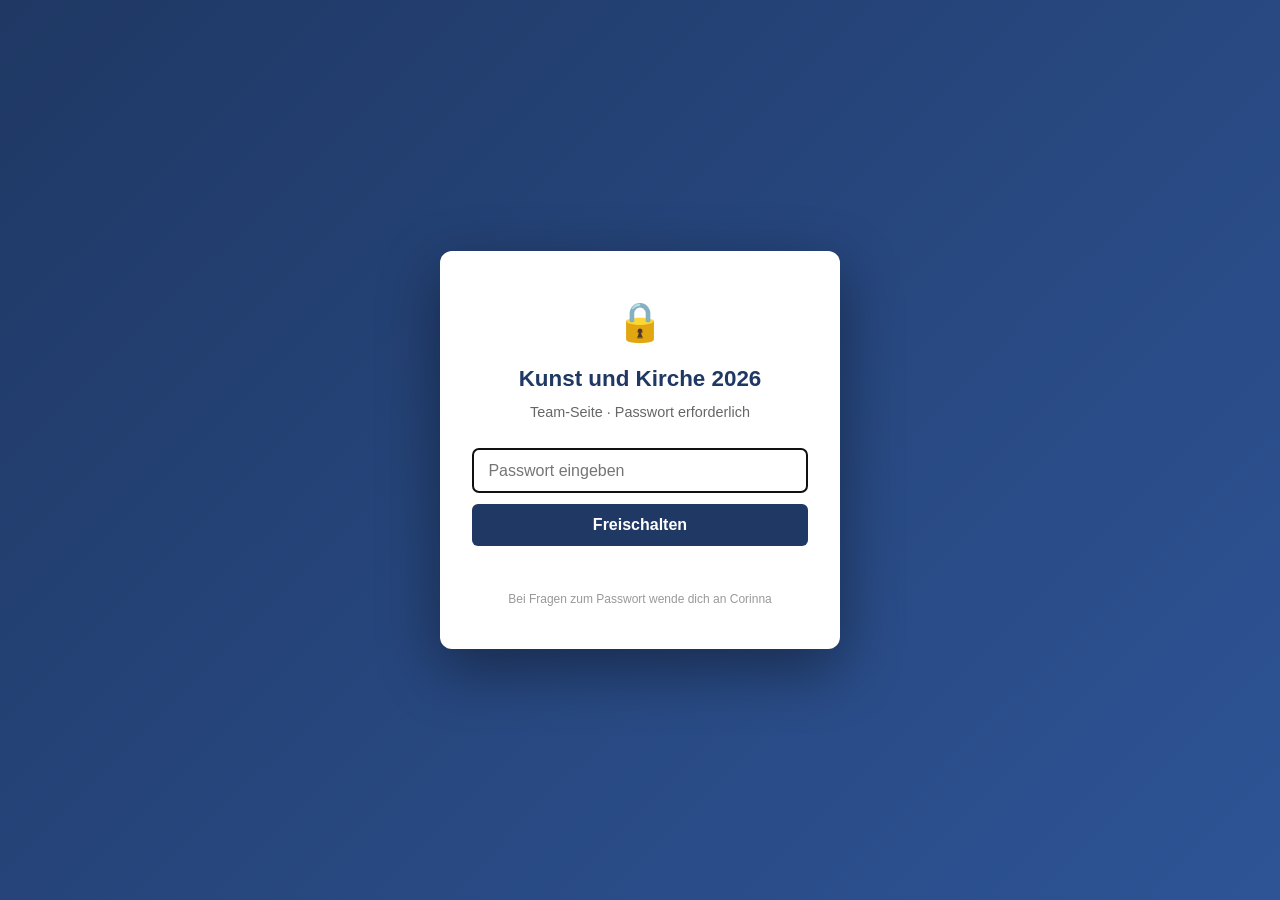
<file: KuK_2026_TeamPage.html>
<!DOCTYPE html>
<html lang="de">
<head>
<meta charset="UTF-8">
<meta name="viewport" content="width=device-width, initial-scale=1.0">
<title>Kunst und Kirche 2026 · Lions Club Bochum Allegra</title>
<style>
  :root {
    --primary: #1f3864;
    --primary-light: #2e5496;
    --accent: #c8a35a;
    --bg: #f7f5f0;
    --card: #ffffff;
    --text: #222;
    --muted: #666;
    --border: #e0dbd0;
    --success: #4a7c3a;
    --highlight: #fdf6e3;
    --t1: #2196F3; --t2: #4CAF50; --t3: #9C27B0; --t4: #FF9800;
    --t5: #009688; --t6: #F44336; --t7: #607D8B; --t8: #795548;
  }
  * { box-sizing: border-box; }
  body { margin: 0; font-family: -apple-system, BlinkMacSystemFont, "Segoe UI", Roboto, sans-serif; background: var(--bg); color: var(--text); line-height: 1.6; }

  /* ----- Passwort-Overlay ----- */
  #pwOverlay { position: fixed; inset: 0; background: linear-gradient(135deg, #1f3864, #2e5496); z-index: 9999; display: flex; align-items: center; justify-content: center; padding: 1rem; }
  #pwOverlay .box { background: white; border-radius: 12px; padding: 2.5rem 2rem; max-width: 400px; width: 100%; box-shadow: 0 20px 60px rgba(0,0,0,.4); text-align: center; }
  #pwOverlay h1 { color: #1f3864; margin: 0 0 .3rem; font-size: 1.4rem; }
  #pwOverlay p.sub { color: #666; margin: .3rem 0 1.5rem; font-size: .9rem; }
  #pwOverlay form { display: flex; flex-direction: column; gap: .7rem; }
  #pwOverlay input { padding: .7rem .9rem; border: 2px solid #e0dbd0; border-radius: 6px; font-size: 1rem; font-family: inherit; }
  #pwOverlay button { background: #1f3864; color: white; border: none; padding: .75rem; border-radius: 6px; font-size: 1rem; font-weight: 600; cursor: pointer; }
  #pwError { color: #b04040; font-size: .85rem; min-height: 1.2em; }

  /* ----- Header ----- */
  header {
    background: linear-gradient(135deg, var(--primary), var(--primary-light));
    color: white; padding: 2.5rem 1.5rem 1.8rem; text-align: center;
  }
  header h1 { margin: 0 0 .3rem; font-size: 2.2rem; letter-spacing: -.5px; }
  header .subtitle { font-size: 1rem; opacity: .9; margin: 0 0 .5rem; }
  header .meta { font-size: .9rem; opacity: .85; font-style: italic; }

  /* ----- Navigation ----- */
  nav.main-nav {
    background: white; border-bottom: 1px solid var(--border);
    padding: .7rem 1.5rem; position: sticky; top: 0; z-index: 100;
    box-shadow: 0 2px 6px rgba(0,0,0,.04);
    display: flex; align-items: center; gap: 1rem;
  }
  .hamburger { display: none; background: var(--primary); color: white; border: none; width: 40px; height: 40px; border-radius: 6px; font-size: 1.3rem; cursor: pointer; }
  .nav-links { display: flex; gap: 1.1rem; overflow-x: auto; white-space: nowrap; flex: 1; }
  .nav-links a { color: var(--primary); text-decoration: none; font-weight: 500; font-size: .88rem; }
  .nav-links a:hover { color: var(--accent); }

  main { max-width: 1000px; margin: 0 auto; padding: 1.5rem 1.5rem 4rem; }

  /* ----- Team-Filter ----- */
  .team-filter {
    background: white; padding: .9rem 1.2rem; border-radius: 10px; margin-bottom: 1rem;
    box-shadow: 0 1px 3px rgba(0,0,0,.05); display: flex; align-items: center; gap: .8rem; flex-wrap: wrap;
  }
  .team-filter label { font-weight: 600; color: var(--primary); }
  .team-filter select {
    padding: .55rem .8rem; border: 2px solid var(--border); border-radius: 6px;
    font-size: .95rem; font-family: inherit; background: white; flex: 1; min-width: 220px;
  }
  .team-filter .clear { background: none; color: var(--muted); border: 1px solid var(--border); padding: .5rem .8rem; border-radius: 6px; cursor: pointer; font-size: .85rem; }

  body.filtered .team-card:not(.active) { opacity: 0.35; }
  body.filtered .team-card.active { border-left-width: 6px; box-shadow: 0 3px 12px rgba(0,0,0,.08); }
  body.filtered .filter-hide { display: none !important; }

  /* ----- Deadlines-Box (prominent) ----- */
  .deadlines-box {
    background: linear-gradient(135deg, #fff8e1 0%, #ffe8a3 100%);
    border: 2px solid var(--accent); border-radius: 12px;
    padding: 1.2rem 1.5rem; margin-bottom: 1.2rem;
  }
  .deadlines-box h3 { margin: 0 0 .8rem; color: #6b4c00; font-size: 1.1rem; display: flex; align-items: center; gap: .4rem; }
  .deadlines-box ul { margin: 0; padding-left: 1.2rem; }
  .deadlines-box li { margin-bottom: .35rem; }
  .deadlines-box .when { font-weight: 700; color: #6b4c00; }

  /* ----- Team-Dashboard ----- */
  .dashboard {
    background: white; padding: 1rem 1.2rem; border-radius: 10px; margin-bottom: 1.2rem;
    box-shadow: 0 1px 3px rgba(0,0,0,.05);
  }
  .dashboard h3 { margin: 0 0 .8rem; color: var(--primary); font-size: 1.05rem; display: flex; justify-content: space-between; align-items: center; }
  .dashboard h3 .total { font-size: .8rem; color: var(--muted); font-weight: 500; }
  .team-grid {
    display: grid; grid-template-columns: repeat(auto-fill, minmax(140px, 1fr));
    gap: .6rem;
  }
  .team-tile {
    background: #fafaf7; border-radius: 8px; padding: .7rem .8rem;
    border-left: 4px solid var(--border); cursor: pointer;
    transition: transform .15s, box-shadow .15s;
  }
  .team-tile:hover { transform: translateY(-2px); box-shadow: 0 3px 10px rgba(0,0,0,.1); }
  .team-tile .top { display: flex; justify-content: space-between; align-items: center; margin-bottom: .3rem; }
  .team-tile .emoji { font-size: 1.4rem; }
  .team-tile .count { font-size: .75rem; color: var(--muted); font-variant-numeric: tabular-nums; }
  .team-tile .name { font-size: .82rem; font-weight: 600; color: var(--primary); margin-bottom: .4rem; }
  .team-tile .mini-bar { height: 5px; background: var(--border); border-radius: 3px; overflow: hidden; }
  .team-tile .mini-fill { height: 100%; background: linear-gradient(90deg, var(--success), #7fb069); transition: width .3s; }
  .team-tile.t1 { border-left-color: var(--t1); }
  .team-tile.t2 { border-left-color: var(--t2); }
  .team-tile.t3 { border-left-color: var(--t3); }
  .team-tile.t4 { border-left-color: var(--t4); }
  .team-tile.t5 { border-left-color: var(--t5); }
  .team-tile.t6 { border-left-color: var(--t6); }
  .team-tile.t7 { border-left-color: var(--t7); }
  .team-tile.t8 { border-left-color: var(--t8); }

  /* ----- Kollabierbare Sektionen (details/summary) ----- */
  section, details.section {
    background: var(--card); border-radius: 10px; padding: 1.5rem 1.8rem;
    margin-bottom: 1rem; box-shadow: 0 1px 3px rgba(0,0,0,.05);
  }
  details.section { padding: 0; }
  details.section > summary {
    list-style: none; cursor: pointer; padding: 1.2rem 1.8rem;
    display: flex; align-items: center; justify-content: space-between;
    gap: 1rem; border-radius: 10px;
  }
  details.section > summary::-webkit-details-marker { display: none; }
  details.section > summary::before {
    content: "▶"; color: var(--accent); font-size: .8rem; transition: transform .2s;
    flex-shrink: 0;
  }
  details.section[open] > summary::before { transform: rotate(90deg); }
  details.section > summary h2 { margin: 0; flex: 1; }
  details.section > .sec-content { padding: 0 1.8rem 1.5rem; }

  h2 { color: var(--primary); padding-bottom: .4rem; margin: 0 0 .8rem; font-size: 1.4rem; border-bottom: 3px solid var(--accent); }
  section > h2:first-child { margin-top: 0; }
  h3 { color: var(--primary-light); margin-top: 1.4rem; font-size: 1.1rem; }

  table { width: 100%; border-collapse: collapse; margin: 1rem 0; font-size: .9rem; }
  th { background: var(--primary); color: white; text-align: left; padding: .55rem .7rem; font-weight: 600; }
  td { padding: .5rem .7rem; border-bottom: 1px solid var(--border); vertical-align: top; }
  tr:nth-child(even) td { background: #fafaf7; }

  ul { padding-left: 1.4rem; }
  li { margin-bottom: .3rem; }

  .kv { display: grid; grid-template-columns: 200px 1fr; gap: .5rem 1rem; margin: 1rem 0; }
  .kv .k { font-weight: 600; color: var(--primary); }

  .letter { background: var(--highlight); border-left: 4px solid var(--accent); padding: 1.2rem 1.4rem; border-radius: 4px; font-family: Georgia, serif; }

  .team-card {
    background: #fafaf7; border-left: 4px solid var(--accent); padding: 1rem 1.2rem;
    border-radius: 6px; margin: .8rem 0; transition: opacity .2s, box-shadow .2s, border-left-width .2s;
  }
  .team-card h3 { margin-top: 0; color: var(--primary); display: flex; align-items: center; gap: .5rem; }
  .team-card .team-emoji { font-size: 1.5rem; }
  .team-card .names { font-weight: 600; color: var(--primary-light); margin-bottom: .5rem; font-size: .92rem; }
  .team-card.t1 { border-left-color: var(--t1); }
  .team-card.t2 { border-left-color: var(--t2); }
  .team-card.t3 { border-left-color: var(--t3); }
  .team-card.t4 { border-left-color: var(--t4); }
  .team-card.t5 { border-left-color: var(--t5); }
  .team-card.t6 { border-left-color: var(--t6); }
  .team-card.t7 { border-left-color: var(--t7); }
  .team-card.t8 { border-left-color: var(--t8); }

  /* ----- Checkliste ----- */
  .phase { margin-bottom: 1.5rem; }
  .phase-title { background: var(--primary); color: white; padding: .55rem 1rem; border-radius: 6px 6px 0 0; font-weight: 600; display: flex; justify-content: space-between; align-items: center; }
  .phase-title .counter { font-size: .85rem; opacity: .9; }
  .phase-items { border: 1px solid var(--border); border-top: none; border-radius: 0 0 6px 6px; background: white; }
  .check-item { display: flex; align-items: flex-start; padding: .5rem .9rem; border-bottom: 1px solid var(--border); cursor: pointer; }
  .check-item:last-child { border-bottom: none; }
  .check-item:hover { background: #fafaf7; }
  .check-item input[type="checkbox"] { margin: .3rem .7rem 0 0; width: 18px; height: 18px; cursor: pointer; accent-color: var(--success); flex-shrink: 0; }
  .check-item.done label { text-decoration: line-through; color: var(--muted); }
  .check-item label { cursor: pointer; user-select: none; flex: 1; }

  /* ----- Actions & Buttons ----- */
  .actions { display: flex; gap: .6rem; margin-top: 1rem; flex-wrap: wrap; }
  button { background: var(--primary); color: white; border: none; padding: .5rem .9rem; border-radius: 6px; cursor: pointer; font-size: .88rem; font-weight: 500; font-family: inherit; }
  button:hover { background: var(--primary-light); }
  button.secondary { background: white; color: var(--primary); border: 1px solid var(--primary); }
  button.danger { background: #b04040; }
  button.accent { background: var(--accent); color: #3a2a08; }

  .badge { display: inline-block; padding: .12rem .5rem; border-radius: 10px; font-size: .72rem; font-weight: 600; margin-right: .3rem; }
  .badge-kontakt { background: #e3f0ff; color: #1f5090; }
  .badge-vertrag { background: #fdecc8; color: #8b6914; }
  .badge-event { background: #ffe3e3; color: #a03030; }

  /* ----- Gantt ----- */
  .gantt-wrapper { margin: 1rem 0 2rem; overflow-x: auto; padding-bottom: .5rem; }
  .gantt-legend { display: flex; flex-wrap: wrap; gap: .35rem; margin-bottom: .7rem; font-size: .75rem; }
  .gantt-legend .chip { padding: .15rem .5rem; border-radius: 10px; color: white; font-weight: 600; }
  .gantt { display: grid; grid-template-columns: 240px 1fr; gap: 3px 0; min-width: 900px; border-top: 1px solid var(--border); background: white; }
  .gantt-header { display: contents; }
  .gantt-header .gantt-label-cell { font-weight: 600; padding: 6px 8px; background: #fafaf7; border-bottom: 1px solid var(--border); font-size: .78rem; color: var(--muted); }
  .gantt-months { display: grid; grid-template-columns: repeat(14, 1fr); gap: 2px; }
  .gantt-months > div { background: var(--primary); color: white; text-align: center; padding: 4px 2px; font-size: .78rem; font-weight: 600; border-radius: 3px; }
  .gantt-weeks { display: grid; grid-template-columns: repeat(14, 1fr); gap: 2px; }
  .gantt-weeks > div { background: #f0ebd8; text-align: center; padding: 3px 2px; font-size: .68rem; font-weight: 600; color: #555; border-radius: 2px; }
  .gantt-row { display: contents; }
  .gantt-row .gantt-label-cell { font-size: .78rem; padding: 4px 8px; border-bottom: 1px solid #f5f0e5; display: flex; align-items: center; }
  .gantt-track { display: grid; grid-template-columns: repeat(14, 1fr); gap: 2px; padding: 3px 0; border-bottom: 1px solid #f5f0e5; position: relative; }
  .gantt-track .event-marker { position: absolute; top: 0; bottom: 0; left: calc(100%/14 * 9); width: calc(100%/14); background: rgba(233,30,99,.08); pointer-events: none; z-index: 0; }
  .gantt-track .today-marker { position: absolute; top: 0; bottom: 0; left: 0; width: calc(100%/14); background: rgba(76,175,80,.12); border-right: 2px solid #4CAF50; pointer-events: none; z-index: 0; }
  .bar { color: white; padding: 3px 6px; border-radius: 3px; font-size: .68rem; font-weight: 600; overflow: hidden; text-overflow: ellipsis; white-space: nowrap; text-align: center; z-index: 1; min-height: 20px; display: flex; align-items: center; justify-content: center; }
  .bar.t1 { background: var(--t1); } .bar.t2 { background: var(--t2); } .bar.t3 { background: var(--t3); }
  .bar.t4 { background: var(--t4); } .bar.t5 { background: var(--t5); } .bar.t6 { background: var(--t6); }
  .bar.t7 { background: var(--t7); } .bar.t8 { background: var(--t8); } .bar.all { background: #333; }
  .bar.event { background: #E91E63; box-shadow: 0 0 0 2px white, 0 0 0 4px #E91E63; }
  .chip.t1 { background: var(--t1); } .chip.t2 { background: var(--t2); } .chip.t3 { background: var(--t3); }
  .chip.t4 { background: var(--t4); } .chip.t5 { background: var(--t5); } .chip.t6 { background: var(--t6); }
  .chip.t7 { background: var(--t7); } .chip.t8 { background: var(--t8); } .chip.all { background: #333; }
  .chip.event { background: #E91E63; }

  /* ----- Send-Callout ----- */
  .send-callout {
    background: linear-gradient(135deg, #fff8e1 0%, #ffe8a3 100%);
    border: 2px solid var(--accent); border-radius: 10px;
    padding: 1rem 1.2rem; margin: 1rem 0;
    display: flex; align-items: center; gap: 1rem; flex-wrap: wrap;
  }
  .send-callout .text { flex: 1; min-width: 220px; }
  .send-callout .text strong { display: block; color: #6b4c00; font-size: .95rem; margin-bottom: .2rem; }
  .send-callout .text span { font-size: .85rem; color: #5a4400; }
  .send-callout .big-mail-btn { background: var(--accent); color: #2a1a00; border: none; padding: .75rem 1.3rem; border-radius: 8px; font-size: .95rem; font-weight: 700; cursor: pointer; box-shadow: 0 2px 6px rgba(0,0,0,.15); }
  .send-callout .big-mail-btn:hover { background: #d4b070; }

  /* ----- Catering Entscheidung ----- */
  .decision-cell input[type="radio"] { margin-right: .3rem; }
  .decision-cell label { margin-right: .7rem; font-size: .83rem; cursor: pointer; }
  .decision-cell .note { display: block; margin-top: .3rem; }
  .decision-cell .note input { width: 100%; padding: .3rem; border: 1px solid var(--border); border-radius: 4px; font-size: .82rem; }
  td.decision-cell.dec-yes { background: #e6f5e0 !important; }
  td.decision-cell.dec-no { background: #f5e0e0 !important; }
  td.decision-cell.dec-other { background: #fff4d6 !important; }

  /* ----- Kommentare ----- */
  .comment-form { display: grid; grid-template-columns: 1fr; gap: .55rem; margin: 1rem 0; padding: 1rem; background: #fafaf7; border-radius: 8px; border: 1px solid var(--border); }
  .comment-form .row { display: grid; grid-template-columns: 180px 1fr 140px; gap: .5rem; align-items: start; }
  .comment-form input, .comment-form textarea, .comment-form select { padding: .5rem .65rem; border: 1px solid var(--border); border-radius: 6px; font-size: .92rem; font-family: inherit; background: white; }
  .comment-form textarea { min-height: 70px; resize: vertical; }
  .comment { background: white; border: 1px solid var(--border); border-radius: 8px; padding: .85rem 1rem; margin-bottom: .6rem; }
  .comment.question { border-left: 4px solid #d97706; }
  .comment.comment-type { border-left: 4px solid var(--primary-light); }
  .comment.answered { opacity: .55; }
  .comment .head { display: flex; justify-content: space-between; align-items: center; margin-bottom: .3rem; flex-wrap: wrap; gap: .3rem; }
  .comment .who { font-weight: 600; color: var(--primary); }
  .comment .when { font-size: .78rem; color: var(--muted); }
  .comment .tag { display: inline-block; margin-left: .5rem; padding: .1rem .5rem; border-radius: 10px; font-size: .7rem; font-weight: 600; }
  .tag-question { background: #fef3c7; color: #92400e; }
  .tag-comment { background: #dbeafe; color: #1e40af; }
  .tag-context { background: #ede9fe; color: #5b21b6; }
  .comment .body { margin: .3rem 0; white-space: pre-wrap; }
  .comment .actions-inline { display: flex; gap: .4rem; margin-top: .4rem; }
  .comment .actions-inline button { padding: .22rem .55rem; font-size: .76rem; }
  .empty { color: var(--muted); font-style: italic; text-align: center; padding: 1.4rem; }

  footer { text-align: center; color: var(--muted); font-size: .85rem; padding: 2rem 1rem; }

  /* ----- Print ----- */
  @media print {
    nav.main-nav, .team-filter, .actions, button, .send-callout, .hamburger { display: none !important; }
    details.section > summary::before { display: none; }
    details.section:not([open]) { display: none; }
    section, details.section { box-shadow: none; page-break-inside: avoid; }
    body { background: white; }
    header { background: white !important; color: var(--primary) !important; }
  }

  /* ----- Mobile ----- */
  @media (max-width: 800px) {
    header h1 { font-size: 1.6rem; }
    main { padding: 1rem; }
    section, details.section > .sec-content { padding-left: 1.1rem; padding-right: 1.1rem; }
    details.section > summary { padding-left: 1.1rem; padding-right: 1.1rem; }
    h2 { font-size: 1.2rem; }
    .kv { grid-template-columns: 1fr; gap: .2rem 0; }
    .kv .k { margin-top: .5rem; }
    table { font-size: .82rem; }
    th, td { padding: .35rem .5rem; }
    .comment-form .row { grid-template-columns: 1fr; }

    .hamburger { display: block; }
    .nav-links { position: absolute; top: 100%; left: 0; right: 0; background: white; flex-direction: column; padding: 1rem 1.5rem; box-shadow: 0 6px 16px rgba(0,0,0,.1); display: none; overflow: visible; white-space: normal; }
    .nav-links.open { display: flex; }
    .nav-links a { padding: .6rem 0; border-bottom: 1px solid var(--border); }
    .nav-links a:last-child { border-bottom: none; }
  }
</style>
</head>
<body>

<!-- ============ Passwort-Overlay ============ -->
<div id="pwOverlay">
  <div class="box">
    <div style="font-size:2.4rem;margin-bottom:.5rem">🔒</div>
    <h1>Kunst und Kirche 2026</h1>
    <p class="sub">Team-Seite · Passwort erforderlich</p>
    <form id="pwForm" onsubmit="return checkPassword(event)">
      <input type="password" id="pwInput" placeholder="Passwort eingeben" autocomplete="off" autofocus />
      <button type="submit">Freischalten</button>
      <div id="pwError"></div>
    </form>
    <p style="color:#999;font-size:.75rem;margin:1rem 0 0">Bei Fragen zum Passwort wende dich an Corinna</p>
  </div>
</div>

<div id="protectedContent" style="display:none">

<header>
  <h1>🎨 Kunst und Kirche 2026</h1>
  <p class="subtitle">Team-Seite · Planung, Aufgaben & Fortschritt</p>
  <p class="meta">Lions Club Bochum Allegra · Pauluskirche Bochum · Donnerstag, 24.09.2026</p>
</header>

<nav class="main-nav">
  <button class="hamburger" onclick="toggleMenu()">☰</button>
  <div class="nav-links" id="navLinks">
    <a href="#anschreiben" onclick="closeMenu()">Anschreiben</a>
    <a href="#dashboard" onclick="closeMenu()">Fortschritt</a>
    <a href="#eckdaten" onclick="closeMenu()">Eckdaten</a>
    <a href="#teams" onclick="closeMenu()">Teams</a>
    <a href="#zeitachse" onclick="closeMenu()">Zeitachse</a>
    <a href="#aufgaben" onclick="closeMenu()">Aufgaben</a>
    <a href="#budget" onclick="closeMenu()">Budget</a>
    <a href="#programm" onclick="closeMenu()">Programm</a>
    <a href="#catering" onclick="closeMenu()">Catering</a>
    <a href="#partner" onclick="closeMenu()">Partner</a>
    <a href="#kommunikation" onclick="closeMenu()">Kommunikation</a>
    <a href="#lessons" onclick="closeMenu()">Lessons Learned</a>
    <a href="#checkliste" onclick="closeMenu()">Checkliste</a>
    <a href="#kommentare" onclick="closeMenu()">Kommentare</a>
  </div>
</nav>

<main>

  <!-- ============ Team-Filter ============ -->
  <div class="team-filter">
    <label for="teamSelect">🎯 Ich fokussiere auf:</label>
    <select id="teamSelect" onchange="applyTeamFilter()">
      <option value="">Alle Teams anzeigen</option>
      <option value="t1">🎫 Team 1 · Ticketing & Einlass</option>
      <option value="t2">💰 Team 2 · Kasse & Finanzen</option>
      <option value="t3">🎵 Team 3 · Programm & Musik</option>
      <option value="t4">🏛️ Team 4 · Location & Technik</option>
      <option value="t5">📣 Team 5 · PR & Einladung</option>
      <option value="t6">🎨 Team 6 · Kunst & Auktion</option>
      <option value="t7">📋 Team 7 · Genehmigungen & GEMA</option>
      <option value="t8">🍷 Team 8 · Verpflegung & Bar</option>
    </select>
    <button class="clear" onclick="clearFilter()">Filter zurücksetzen</button>
  </div>

  <!-- ============ Status & Deadlines ============ -->
  <div class="deadlines-box">
    <p style="margin:0 0 .6rem;font-size:.85rem;color:#6b4c00"><em>Stand 26.08.2026</em></p>
    <h3>✅ Bereits erledigt</h3>
    <ul style="columns:2;column-gap:1.5rem">
      <li>20 Künstler:innen an Bord (Anja) — Sabine moderiert</li>
      <li>Spendenempfänger 2026: <strong>Kinder- und Jugendring + Auszeit</strong></li>
      <li>Wein-EK: Kirsten (Weiß + Rosé)</li>
      <li>Kühlschränke</li>
      <li>Wasserflaschen</li>
      <li>Würstchen</li>
      <li>Beleuchtung</li>
      <li><strong>Plakate gedruckt</strong> ✅ NEU</li>
      <li><strong>Cash-Sponsoring aktiviert</strong> — läuft clubweit</li>
    </ul>

    <h3 style="margin-top:1rem">⏱ Offene Punkte / Deadlines</h3>
    <ul>
      <li><span class="when">Ende Aug</span> — 📇 IBAN + Zertifikate der 20 Künstler:innen einsammeln <em>(Team 3 + 6)</em></li>
      <li><span class="when">Ende Aug</span> — 📋 Schichtplan Kasse <em>(Susanne)</em>, Schicht-Umfrage im Club <em>(Corinna)</em></li>
      <li><span class="when">bis 31.08.</span> — <span class="badge badge-vertrag">Beauftragung</span>Restliche Lieferanten fix (Kroll|Schäfer Kühlung/Stehtische, Wohnlich Zelte, Bäcker, Fingerfood) <em>(Team 4 + Team 8)</em></li>
      <li><span class="when">bis Anfang Sept.</span> — 🔧 Aufbau-/Abbau-Helfer:innen anwerben <em>(Pucki / Team 4)</em></li>
      <li><span class="when">04.09.</span> — Alle offenen Punkte geklärt (Meilenstein)</li>
      <li><span class="when">10./11.09.</span> — Beleuchtung bei Berger abholen (~350 €) <em>(Team 4)</em></li>
      <li><span class="when">17.09.</span> — GEMA-Nutzungsmeldung <em>(Team 7)</em></li>
      <li><span class="when">bis 22.09.</span> — Einsatzplan final, Wechselgeld, Lionstaler <em>(Team 2)</em></li>
      <li><span class="when">Mi 23.09.</span> — Aufbau <em>(Team 4 + Pucki)</em></li>
      <li>⭐ <span class="when">Do 24.09.</span> — EVENT</li>
    </ul>
    <p style="margin-top:.8rem;font-size:.85rem;color:#6b4c00;font-weight:600">⚠️ Alle Verträge & Zusagen VORAB an Birgitte — keine eigenständigen Zusagen.</p>
  </div>

  <!-- ============ Team-Dashboard ============ -->
  <div class="dashboard" id="dashboard">
    <h3>Fortschritt der 8 Teams <span class="total" id="dashTotal">–</span></h3>
    <div class="team-grid" id="teamGrid"></div>
  </div>

  <!-- ============ Anschreiben ============ -->
  <section id="anschreiben">
    <h2>Anschreiben an das Orga-Team</h2>
    <div class="letter">
      <p>Liebe Freundinnen und Freunde des Orga-Teams,</p>
      <p>nach zwei erfolgreichen Kunst-und-Kirche-Jahren wollen wir 2026 an das Bewährte anknüpfen und die Veranstaltung wieder zu einem schönen Abend für unseren Club, für unsere Gäste und – vor allem – für unsere Spendenempfänger machen. <strong>Neu 2026: eintägig am Donnerstag, 24. September 2026.</strong> Wir haben uns in <strong>acht Teams</strong> organisiert – ihr findet eure Namen und Verantwortungsbereiche direkt unten.</p>
      <p>Nutzt oben den <strong>"Ich fokussiere auf"</strong>-Filter für eure Team-Aufgaben. Kapitel per Klick aufklappen. Fragen und Anmerkungen unten im Bereich <em>Kommentare</em>.</p>
      <p><strong>Wichtige Grundregel:</strong> Alle Verträge / Zusagen (Sponsoring, Musik, Lieferanten) bitte VORAB an Birgitte — keine eigenständigen Zusagen.</p>
      <p>Herzlichen Dank für euer Engagement — ich freue mich auf ein tolles Team-Jahr!</p>
      <p>Herzliche Grüße<br>Corinna</p>
    </div>
  </section>

  <!-- ============ 1. Eckdaten (offen) ============ -->
  <details class="section" id="eckdaten" open>
    <summary><h2>1. Eckdaten</h2></summary>
    <div class="sec-content">
      <div class="kv">
        <div class="k">Termin</div><div><strong>Donnerstag, 24.09.2026 – EINTÄGIG</strong> (Aufbau Mi 23.09., Event am Do-Abend – <em>Beginn-Uhrzeit noch offen, wird im nächsten Orga-Termin festgelegt</em>, Abbau Do spät bzw. Fr 25.09. vormittags)</div>
        <div class="k">Ort</div><div>Ev. Pauluskirche Bochum, Grabenstraße 9, 44787 Bochum</div>
        <div class="k">Format</div><div>Eintägig – Vernissage, Konzert und Versteigerung am Donnerstagabend</div>
        <div class="k">Kapazität lt. GEMA</div><div>70 Sitzplätze; Planung ca. 150–200 Besucher</div>
        <div class="k">Spendenempfänger 2026</div><div><strong>1. Kinder- und Jugendring, 2. Auszeit</strong> (Vorschlag Claudia, 03.08.-Meeting) — kommt aufs Sponsorenplakat (2025: Menschenskinder e.V., Ergebnis 8.418,48 €)</div>
        <div class="k">Aktivitätsleitung</div><div>Corinna Weber</div>
      </div>
    </div>
  </details>

  <!-- ============ 2. Teams (offen) ============ -->
  <details class="section" id="teams" open>
    <summary><h2>2. Teams & Verantwortlichkeiten</h2></summary>
    <div class="sec-content">
      <p><em>Zusagen für die 8 Orga-Teams 2026. LEO-Koordination wird im 1. Orga-Termin geklärt. Team 8 basiert auf dem 2025er Bar-Team und wird im 1. Orga-Termin final bestätigt.</em></p>

      <div class="team-card t1" data-team="t1">
        <h3><span class="team-emoji">🎫</span>Team 1 · Ticketing & Einlass</h3>
        <div class="names">Caroline, Susanne, Sibylle, Sabine</div>
        <div>Kartenverkauf, Verkauf Kontingente, Einlass am Event-Tag</div>
      </div>
      <div class="team-card t2" data-team="t2">
        <h3><span class="team-emoji">💰</span>Team 2 · Kasse & Finanzen</h3>
        <div class="names">Caroline, Hildegard, Claudia, Birgitte</div>
        <div>Kartenerlöse, Auktionseinnahmen, Abrechnungen, Spendenkonto, Spendenempfänger 2026</div>
      </div>
      <div class="team-card t3" data-team="t3">
        <h3><span class="team-emoji">🎵</span>Team 3 · Programm & Musik</h3>
        <div class="names">Anja, Michi</div>
        <div>Künstler:innen und Musiker:innen für Konzert, Ablauf, Regie</div>
      </div>
      <div class="team-card t4" data-team="t4">
        <h3><span class="team-emoji">🏛️</span>Team 4 · Location & Technik</h3>
        <div class="names">Corinna, Sylvia, Simone, Pucki (Mitorganisatorin)</div>
        <div>Kirche, Ton, Bestuhlung, Auf- und Abbau</div>
      </div>
      <div class="team-card t5" data-team="t5">
        <h3><span class="team-emoji">📣</span>Team 5 · PR & Einladung</h3>
        <div class="names">Anja, Sibylle, Michi</div>
        <div>Werbung, Presse, Gästeeinladung, Social Media</div>
      </div>
      <div class="team-card t6" data-team="t6">
        <h3><span class="team-emoji">🎨</span>Team 6 · Kunst & Auktion</h3>
        <div class="names">Michi, Amra, Claudia</div>
        <div>Verkauf und Auktion der Kunstwerke (in Absprache mit den Künstler:innen), Auktionatorin. <strong>20 % Marge für Spendenempfänger</strong>, kleinere Preisrahmen möglich</div>
      </div>
      <div class="team-card t7" data-team="t7">
        <h3><span class="team-emoji">📋</span>Team 7 · Genehmigungen & GEMA</h3>
        <div class="names">Corinna, Birgitte</div>
        <div>Nutzungsmeldung, Nachmeldung, behördliche Meldungen</div>
      </div>
      <div class="team-card t8" data-team="t8">
        <h3><span class="team-emoji">🍷</span>Team 8 · Verpflegung & Bar</h3>
        <div class="names">Sabine, Christiane, Susanne, Pucki, Hildegard, Simone, Anja B., Yolanda, Amra </div>
        <div>Getränke-Einkauf, Ausschank, Fingerfood, Bar-Kasse. <strong>Organisation ist Schwerpunkt 2026 – strukturierter aufsetzen als 2025</strong></div>
      </div>
    </div>
  </details>

  <!-- ============ 3. Zeitachse (offen) ============ -->
  <details class="section" id="zeitachse" open>
    <summary><h2>3. Zeitachse & Deadlines (Rückwärtsplanung vom 24.09.2026)</h2></summary>
    <div class="sec-content">
      <h3>Gantt-Übersicht (ab heute 20.07.2026 bis Nachbereitung Oktober)</h3>
      <p style="font-size:.85rem;color:var(--muted);margin:.3rem 0 .6rem">
        <span style="display:inline-block;width:12px;height:12px;background:#c8e6c9;border-right:2px solid #4CAF50;vertical-align:middle;margin-right:4px"></span>Heute (KW 30)
        &nbsp; · &nbsp;
        <span style="display:inline-block;width:12px;height:12px;background:#fce4ec;vertical-align:middle;margin-right:4px"></span>Event-Woche (KW 39, 24.09.)
      </p>
      <div class="gantt-legend">
        <span class="chip t1">🎫 T1</span>
        <span class="chip t2">💰 T2</span>
        <span class="chip t3">🎵 T3</span>
        <span class="chip t4">🏛️ T4</span>
        <span class="chip t5">📣 T5</span>
        <span class="chip t6">🎨 T6</span>
        <span class="chip t7">📋 T7</span>
        <span class="chip t8">🍷 T8</span>
        <span class="chip all">Alle</span>
        <span class="chip event">★ Event</span>
      </div>
      <div class="gantt-wrapper">
        <div class="gantt" id="ganttGrid"></div>
      </div>

      <h3>Detaillierte Zeitachse</h3>
      <table>
        <thead><tr><th>Wann</th><th>Meilenstein / Aufgabe</th><th>Team</th></tr></thead>
        <tbody>
          <tr style="background:#e6f5e0"><td>✅ Erledigt</td><td>Kick-off, Team-Aufstellung, Wein-EK (Kirsten), Kühlschränke, Wasser, Würstchen, Beleuchtung, Spendenempfänger (Kinder- und Jugendring + Auszeit), 20 Künstler:innen, 3 Cash-Sponsoren</td><td>diverse</td></tr>
          <tr><td>bis 10.08.2026</td><td>Peter Brandt (~500 €, 2× 45 Min, 2 Gitarristen) final klären; Backup: Stefan Norths Bruder / Barline (Katja)</td><td>Michi / Team 3</td></tr>
          <tr><td>bis 10.08.2026</td><td>Musiker-Vereinbarung aufsetzen</td><td>Birgitte + Team 3</td></tr>
          <tr><td>bis 10.08.2026</td><td>Rotwein-Sponsoring (Stefan), Wurst-Spende (Michi), Blumenspende (Susanne), Grill-Frage</td><td>Team 8</td></tr>
          <tr><td>bis 10.08.2026</td><td>Kunstbunker Bochum anfragen</td><td>Claudia / Team 6</td></tr>
          <tr><td>bis Mitte Aug</td><td>IBAN + Zertifikate für 20 Künstler:innen einsammeln</td><td>Team 3 + Team 6</td></tr>
          <tr><td>bis Mitte Aug</td><td>Schichtplan Kasse (Susanne), Schicht-Umfrage im Club (Corinna)</td><td>Team 2</td></tr>
          <tr><td>ab 10.08.2026</td><td>Kartenvorverkauf startet (VVK 20 € / AK 25 €) – über E-Mail (Lionscluballegra@gmail.com)</td><td>Team 1 / Birgitte</td></tr>
          <tr style="background:#e6f5e0"><td>✅ Erledigt</td><td><strong>Plakate gedruckt</strong> (Sponsorenplakat + Programm-Postkarte); <strong>Cash-Sponsoring aktiviert</strong> und läuft; Bewerbung Zonenveranstaltung</td><td>Team 5 + Team 7</td></tr>
          <tr><td>bis 31.08.2026</td><td><span class="badge badge-vertrag">Beauftragung</span>Restliche Lieferanten fix (Kühlung, Zelte, Bäcker, Fingerfood …)</td><td>Team 4 + Team 8</td></tr>
          <tr><td>04.09.2026</td><td>Alle offenen Punkte geklärt</td><td>Alle</td></tr>
          <tr><td>bis 10.09.</td><td>Auftragsbestätigungen prüfen</td><td>Team 4</td></tr>
          <tr><td>10.–11.09.</td><td>Beleuchtung bei Berger abholen (~350 €)</td><td>Team 4</td></tr>
          <tr><td>17.09.2026</td><td>GEMA-Nutzungsmeldung einreichen</td><td>Team 7</td></tr>
          <tr><td>bis 22.09.</td><td>Einsatzplan final, Wechselgeld, Lionstaler</td><td>Team 2</td></tr>
          <tr><td><span class="badge badge-event">Aufbau</span>Mi 23.09.</td><td>Aufbau: Zelte, Beleuchtung, Kühlung, Tische, Bühne</td><td>Team 4</td></tr>
          <tr><td><span class="badge badge-event">Event</span>Do 24.09. vormittags</td><td>Bilder hängen, Soundcheck, Bar-Setup, Preislisten, Wechselgeld</td><td>Team 3, 4, 6, 8</td></tr>
          <tr><td><span class="badge badge-event">Event</span>Do 24.09. ab 18:00</td><td>Einlass mit Sektempfang</td><td>Team 1</td></tr>
          <tr><td><span class="badge badge-event">Event</span>Do 24.09. 19:00</td><td>Begrüßung → Vernissage → Konzert → Versteigerung → Ausklang</td><td>Alle</td></tr>
          <tr><td>Do spät / Fr 25.09.</td><td>Abbau, Rückgabe Leihmaterial</td><td>Team 4</td></tr>
          <tr><td>bis 01.10.</td><td>GEMA-Nachmeldung</td><td>Team 7</td></tr>
          <tr><td>Okt 2026</td><td>Rechnungen & Abrechnung, Danke, Spendenübergabe, Debriefing</td><td>Team 2 + Team 5 + Corinna</td></tr>
        </tbody>
      </table>
    </div>
  </details>

  <!-- ============ 4. Aufgaben (zu) ============ -->
  <details class="section" id="aufgaben">
    <summary><h2>4. Aufgabenliste pro Team</h2></summary>
    <div class="sec-content">
      <div class="team-card t1" data-team="t1">
        <h3><span class="team-emoji">🎫</span>Team 1 · Ticketing & Einlass</h3>
        <div class="names">Caroline, Susanne, Sibylle, Sabine</div>
        <ul>
          <li>Kartenvorverkauf einrichten und bewerben (Konto DE23 4305 0001 0042 4203 98 + PayPal)</li>
          <li>Ticketpreise 2026 finalisieren (Vorschlag: VVK 20 € / AK 25 €)</li>
          <li>Kontingente für Sponsoren, Zone Lions, Rotary etc. definieren und ausgeben</li>
          <li>VIP-Bändchen VOR dem Event an Sponsoren verteilen</li>
          <li>TN-Liste aktualisieren, für Do 24.09. ausdrucken</li>
          <li>Am Event-Tag: Empfang, Einlass, Sektempfang, Garderobe koordinieren</li>
        </ul>
      </div>
      <div class="team-card t2" data-team="t2">
        <h3><span class="team-emoji">💰</span>Team 2 · Kasse & Finanzen</h3>
        <div class="names">Caroline, Hildegard, Claudia, Birgitte</div>
        <ul>
          <li>Spendenempfänger 2026 vorschlagen und mit Vorstand abstimmen (Beschluss bis Ende Juli)</li>
          <li>Spendenkonto Lions Allegra Förderverein e.V. verwalten (Birgitte)</li>
          <li>Ticketkauf läuft über E-Mail an <strong>Lionscluballegra@gmail.com</strong> – Birgitte verwaltet</li>
          <li>PayPal-Vorverkauf aufsetzen</li>
          <li><strong>Babsi ansprechen:</strong> Lionstaler-System weiterführen (Taler statt Euro an der Bar/Auktion)</li>
          <li>Wechselgeld packen, Lionstaler-Säckchen vorbereiten (10er-Beutel)</li>
          <li><strong>Susanne macht Schichtplan für die Kasse</strong></li>
          <li><strong>Corinna macht Umfrage:</strong> wer bei welcher Schicht mitmacht (Kasse, Bar, Einlass)</li>
          <li>Abendkasse besetzen und dokumentieren</li>
          <li>Auktionseinnahmen erfassen und abrechnen</li>
          <li>Spendenquittungen vorbereiten und ausgeben</li>
          <li><strong>ALLE Verträge aus allen Teams vorab prüfen</strong> (Sponsoring, Musik, Lieferanten) – keine Zusagen ohne Prüfung</li>
          <li><strong>Kurze Musiker-Vereinbarung aufsetzen</strong> (für Peter Brandt, ggf. weitere) – Standard-Vorlage mit Honorar, Termin, Leistungsumfang</li>
          <li>Nach Event: Rechnungen prüfen und bezahlen, Gesamtabrechnung, Spendenübergabe</li>
        </ul>
      </div>
      <div class="team-card t3" data-team="t3">
        <h3><span class="team-emoji">🎵</span>Team 3 · Programm & Musik</h3>
        <div class="names">Anja, Michi</div>
        <ul>
          <li><strong>Kunst-Akquise 2026 (Anja):</strong>
            <ul>
              <li>✅ <strong>Aktuell 20 Künstler:innen</strong> haben zugesagt und stellen ihre Werke vor</li>
              <li>🗓️ Anja hatte Termin bei <strong>Kunstschule Bochum</strong> mit der Leitung (05.08.)</li>
              <li>Rotarier-Kooperation "Preis für Kunst mit Schulen" — Ausstellung derzeit bei Sparkasse</li>
              <li><strong>IBAN von Künstler:innen einsammeln</strong> (für Auszahlung nach Verkauf/Auktion)</li>
              <li><strong>Zertifikat für Künstler:innen</strong> vorbereiten (Teilnahme-/Verkaufsbescheinigung)</li>
              <li><em>Ausdrücklich NICHT anfragen: James Madock</em></li>
            </ul>
          </li>
          <li><strong>Musik-Anfragen 2026 (Michi):</strong>
            <ul>
              <li>🎵 <strong>Peter Brandt</strong>, Leiter Musikschule Hattingen — Vorschlag: 2× 45 Min mit 2 Gitarristen, Ton-Equipment inklusive. <strong>Neubudget: ~500 € (statt 650 €)</strong> — Michi bespricht am Montag final</li>
              <li>Stefan Norths Bruder – Jazz-Piano (Flügel-Nutzung der Kirche klären)</li>
              <li>Barline von Katja</li>
            </ul>
          </li>
          <li><strong>Pastor Decker</strong> ins Programm einbinden prüfen (z.B. Grußwort/spirituelle Einführung)</li>
          <li>🎤 <strong>Sabine moderiert den Abend</strong> (Ansage Programm, Künstler:innen vorstellen, Übergänge)</li>
          <li><strong>Programm: Künstler:innen einzeln vorstellen</strong> (mit Werk-Bezug)</li>
          <li><strong>Kurze Musiker-Vereinbarung aufsetzen</strong> — läuft über Birgitte (Team 2)</li>
          <li>Ausgewählte Musiker:innen schriftlich buchen (Zusage, Honorar, Rider)</li>
          <li>Ablauf-Regie Do 24.09. (Begrüßung → Vernissage → Konzert → Versteigerung → Ausklang)</li>
          <li>Soundcheck vormittags koordinieren</li>
          <li>Präsente für Musiker:innen vorbereiten (2025: 80 €)</li>
          <li>Setlist für GEMA-Nachmeldung festhalten</li>
          <li><strong>Alle Bookings/Verträge VORAB an Birgitte zur Prüfung</strong> – keine eigenständigen Zusagen</li>
        </ul>
      </div>
      <div class="team-card t4" data-team="t4">
        <h3><span class="team-emoji">🏛️</span>Team 4 · Location & Technik</h3>
        <div class="names">Corinna, Sylvia, Simone, Pucki (Mitorganisatorin)</div>
        <ul>
          <li>Termin, Räume und Schlüssel mit Pauluskirche (Pastor Decker) bestätigen</li>
          <li>✅ Beleuchtung geklärt — am 10./11.09. abholen (Berger, ~350 €)</li>
          <li>Bestuhlung planen (lockere Anordnung, mehr Stehtische)</li>
          <li>Ton/Technik mit Musiker:innen abstimmen</li>
          <li>Kroll|Schäfer (Kühlung, Stehtische, Wasser, Bier) beauftragen</li>
          <li>Wohnlich (Zelte 2× 3×3 m) beauftragen</li>
          <li><strong>Aufbau-/Abbau-Team organisieren</strong> — zusätzliche Helfer:innen aus dem Club anfragen (LEOs, Partner:innen willkommen)</li>
          <li>Mi 23.09. — Aufbau vor Ort leiten (Pucki)</li>
          <li>Do 24.09. spät / Fr 25.09. — Abbau und Rückgabe Leihmaterial</li>
          <li>LEO-Koordination sicherstellen (im 1. Orga-Termin klären, wer übernimmt)</li>
        </ul>

        <div style="background:#fdf6e3;border-left:4px solid var(--accent);padding:1rem 1.2rem;border-radius:4px;margin-top:1rem">
          <strong style="color:#6b4c00">🔧 Aufbau-/Abbau-Checkliste — zu bearbeiten und ergänzen</strong>
          <p style="margin:.4rem 0 .6rem;font-size:.9rem;color:#5a4400"><em>Diese Liste ist Basis für die Aufbau-Planung — bitte im Team ergänzen, wer was bringt/aufbaut und wieder abbaut.</em></p>

          <h4 style="margin:.8rem 0 .3rem;color:var(--primary-light);font-size:.95rem">AUFBAU Mittwoch 23.09.2026 (ab 10:00)</h4>
          <ul style="margin:0">
            <li><strong>Kirche & Basis:</strong> Schlüssel/Zugang klären, Grundriss/Aufteilung festlegen</li>
            <li><strong>Zelte:</strong> 2× 3×3 m (Wohnlich) — Standort außen bestimmen, aufstellen</li>
            <li><strong>Beleuchtung:</strong> 26 Lampen (Berger) — Positionen bestimmen, montieren</li>
            <li><strong>Bodenstrahler:</strong> ggf. Golf-Club — für Kunstwerke einrichten</li>
            <li><strong>Kühlung:</strong> Kühlschränke (Kroll|Schäfer) — Position mit Bar-Team abstimmen</li>
            <li><strong>Stehtische mit Hussen:</strong> (Kroll|Schäfer) — im Zelt und in der Kirche</li>
            <li><strong>Bar-Aufbau:</strong> Tische, Preislisten, Spülkiste (Susanne), Gläser (min. 300)</li>
            <li><strong>Bühne / Podest:</strong> für Musiker:innen — mit Team 3 Position abstimmen</li>
            <li><strong>Ton-Anlage / Mikros:</strong> mit Musiker:innen abstimmen</li>
            <li><strong>Flügel-Nutzung:</strong> mit Pastor Decker klären (siehe Team 3)</li>
          </ul>

          <h4 style="margin:.8rem 0 .3rem;color:var(--primary-light);font-size:.95rem">AUFBAU Donnerstag 24.09.2026 vormittags (10–14 Uhr)</h4>
          <ul style="margin:0">
            <li><strong>Bilder hängen</strong> — mit Team 3 & Team 6 abstimmen (welche Werke wohin?)</li>
            <li>Bilderrahmen / Aufhängungen prüfen</li>
            <li><strong>Beschilderung:</strong> Preisschilder Kunstwerke, Sponsorenplakat, Programm-Aushang, Fotoerlaubnis-Hinweis</li>
            <li><strong>Kassen-Bereich:</strong> Wechselgeld, Lionstaler-Säckchen, TN-Liste, Spendenquittungen (Team 2)</li>
            <li><strong>Blumen-Deko:</strong> Alfred / Axel Klodt</li>
            <li><strong>Soundcheck:</strong> mit Musiker:innen</li>
            <li>Preislisten Bar auslegen</li>
            <li>Einlass-Bereich vorbereiten (VIP-Bändchen, Sektempfang)</li>
          </ul>

          <h4 style="margin:.8rem 0 .3rem;color:var(--primary-light);font-size:.95rem">ABBAU Do 24.09. spät / Fr 25.09. vormittags</h4>
          <ul style="margin:0">
            <li>Kunstwerke: verkaufte an Käufer:innen übergeben, unverkaufte zurück an Künstler:innen (Team 6)</li>
            <li>Bar abbauen, Reste zusammenpacken, Spülkiste zurück</li>
            <li>Gläser sortieren und zurückgeben</li>
            <li>Kühlschränke leer räumen, Rückgabe Kroll|Schäfer</li>
            <li>Stehtische + Hussen zusammenpacken, Rückgabe Kroll|Schäfer</li>
            <li>Zelte abbauen, Rückgabe Wohnlich</li>
            <li>Beleuchtung abbauen, Rückgabe Berger</li>
            <li>Bühne / Podest abbauen</li>
            <li>Ton-Anlage abbauen, Rückgabe an Verleiher</li>
            <li>Blumen-Deko: entsorgen oder mitnehmen</li>
            <li>Aushänge/Plakate/Schilder abnehmen</li>
            <li><strong>Kirche reinigen / aufräumen</strong> — Grundzustand wiederherstellen</li>
            <li>Müll rausbringen, Fundsachen sammeln</li>
            <li>Schlüssel an Hausmeisterin / Pastor Decker zurückgeben</li>
          </ul>
        </div>
      </div>
      <div class="team-card t5" data-team="t5">
        <h3><span class="team-emoji">📣</span>Team 5 · PR & Einladung</h3>
        <div class="names">Anja, Sibylle, Michi</div>
        <p><strong>Status:</strong> ✅ Plakate gedruckt · ✅ Cash-Sponsoring aktiviert und läuft</p>
        <ul>
          <li>Cash-Sponsoring weiter aktiv halten — Vorjahres-Sponsoren nochmal fragen, jede neue Zusage an Birgitte</li>
          <li>Einladungen versenden (Lionscluballegra@gmail.com) über Verteiler (Zone Lions, Rotary, Frauen-Service-Clubs, Ärzteliste, Banken)</li>
          <li>Instagram-Content vor/während/nach dem Event (Sibylle)</li>
          <li>Presseansprache: lokale Zeitung, Radio, Zone-Newsletter</li>
          <li>Fotoerlaubnis-Hinweis (Kontakt: katrin.lukowsky@gmx.de)</li>
          <li>Nach Event: Danke-Grafik an Sponsoren, Pressenachbericht</li>
        </ul>
      </div>
      <div class="team-card t6" data-team="t6">
        <h3><span class="team-emoji">🎨</span>Team 6 · Kunst & Auktion</h3>
        <div class="names">Michi</div>
        <ul>
          <li><strong>Claudia:</strong> fragt beim <strong>Kunstbunker Bochum</strong> nach (weitere Kunstwerke, Kontakte)</li>
          <li>Nach Zusage der 20 Künstler:innen (Team 3): mit ihnen abstimmen, welche Werke direkt verkauft und welche versteigert werden</li>
          <li><strong>IBAN pro Künstler:in einsammeln</strong> (für Auszahlung nach Verkauf, 80 % an Künstler:in)</li>
          <li><strong>Zertifikate für Künstler:innen</strong> vorbereiten (Teilnahme-/Verkaufsbescheinigung)</li>
          <li><strong>20 % Marge für Spendenempfänger vereinbaren</strong> – Künstler:innen bekommen 80 %</li>
          <li>Auch kleinere Preisrahmen zulassen (nicht nur Highend), damit mehr Käufer:innen mitgehen können</li>
          <li>Startgebote und Mindestpreise pro Auktions-Werk mit Team 2 abstimmen</li>
          <li>Probehängen mit Team 4 koordinieren</li>
          <li>Auktion moderieren am Event-Abend</li>
          <li>Käufer:innen dokumentieren und an Team 2 (Kasse) übergeben</li>
          <li>Nach Event: Werke-Übergabe an Käufer:innen abwickeln, Abrechnung mit Künstler:innen (80 % Auszahlung)</li>
        </ul>
      </div>
      <div class="team-card t7" data-team="t7">
        <h3><span class="team-emoji">📋</span>Team 7 · Genehmigungen & GEMA</h3>
        <div class="names">Corinna, Birgitte</div>
        <ul>
          <li>GEMA-Nutzungsmeldung am 17.09.2026 einreichen (20 % Vereinsrabatt)</li>
          <li>GEMA-Nachmeldung binnen 7 Tagen (bis 01.10.)</li>
          <li>Weitere behördliche Meldungen (falls erforderlich)</li>
          <li>Bewerbung Zonenveranstaltung Lions Bochum</li>
          <li>Wochenreport an Orga-Team ab August</li>
        </ul>
      </div>
      <div class="team-card t8" data-team="t8">
        <h3><span class="team-emoji">🍷</span>Team 8 · Verpflegung & Bar</h3>
        <div class="names">Sabine, Christiane, Susanne, Pucki, Hildegard, Simone, Anja B., Yolanda, Amra </div>
        <p><strong>✅ Erledigt:</strong> Wein-EK (Kirsten), Kühlschränke, Wasserflaschen, Würstchen</p>
        <ul>
          <li><strong>Bierzelt-Garnitur + Stehtische</strong> organisieren</li>
          <li><strong>Bar-Kasse unter dem Zelt draußen</strong> — Taler statt Geld, Belege sammeln</li>
          <li><strong>Brötchen 50 % geschenkt</strong> — via Amras Kontakt (Bestellung ausführen)</li>
          <li><strong>Grill-Frage:</strong> wer grillt (Männer / LEOs / Elektro)?</li>
          <li>Rotwein-Sponsoring (Stefan) prüfen</li>
          <li>Wurst-Spende (Michi organisiert)</li>
          <li>Blumenspende (Susanne fragt nach)</li>
          <li><strong>Susanne:</strong> Spülkiste (~450 €) + Schichtplan Kasse</li>
          <li>Getränke-Restbestellung koordinieren</li>
          <li>Bar-Setup: Preislisten, Gläser (min. 300), Fingerfood, Reinigungsmaterial</li>
          <li>Schichtplan Bar Do 24.09. abends</li>
          <li>Am Event-Tag: Ausschank, Nachschub, Bar-Kasse an Team 2 abgeben</li>
        </ul>
      </div>
    </div>
  </details>

  <!-- ============ 5. Budget (zu) ============ -->
  <details class="section" id="budget">
    <summary><h2>5. Budget-Rahmen</h2></summary>
    <div class="sec-content">
      <p>Ist-Zahlen 2025 als Basis, für eintägig ggf. reduzieren.</p>
      <table>
        <thead><tr><th>Position</th><th>Betrag (€)</th><th>Team</th></tr></thead>
        <tbody>
          <tr><td colspan="3" style="background:#f0ebd8;font-weight:600">AUSGABEN (was NICHT gesponsert wird)</td></tr>
          <tr><td>Spülkiste</td><td>~450</td><td>Team 8</td></tr>
          <tr><td>Beleuchtung Berger</td><td>~350</td><td>Team 4</td></tr>
          <tr><td>GEMA (eintägig)</td><td>~92</td><td>Team 7</td></tr>
          <tr><td>Band-Präsente</td><td>80</td><td>Team 3</td></tr>
          <tr><td>Puffer 15 %</td><td>~150</td><td>–</td></tr>
          <tr><td><strong>Ausgaben ca.</strong></td><td><strong>~1.100</strong></td><td></td></tr>
          <tr><td colspan="3" style="background:#e3f0ff;font-weight:600">🎁 SPONSORING SACH (reduziert Ausgaben)</td></tr>
          <tr><td>Weißwein & Rosé – Anfrage Kirsten (via Michi)</td><td>TBD</td><td>Team 8</td></tr>
          <tr><td>Rotwein – Anfrage Stefan</td><td>TBD</td><td>Team 8</td></tr>
          <tr><td>Wasser – Anfrage Ralph (via Sabine)</td><td>TBD</td><td>Team 8</td></tr>
          <tr><td>Wurst – Anfrage Anja (Backup: Michi)</td><td>TBD</td><td>Team 8</td></tr>
          <tr><td>Musik ggf. kostenfrei – Peter Brandt</td><td>TBD</td><td>Team 3</td></tr>
          <tr><td>Weitere Sachspenden (Brezel, Sekt …)</td><td>TBD</td><td>Team 8</td></tr>
          <tr><td colspan="3" style="background:#fdecc8;font-weight:600">💶 SPONSORING CASH (erhöht Einnahmen)</td></tr>
          <tr><td><strong>Clubweite Cash-Sponsoring-Akquise</strong> – alle Mitglieder</td><td>Ziel: min. 2.000</td><td>Team 5 + Club</td></tr>
          <tr><td colspan="3" style="background:#f0ebd8;font-weight:600">EINNAHMEN (Schätzung eintägig)</td></tr>
          <tr><td>Eintritt Konto + PayPal + AK</td><td>~2.500</td><td>Team 1 / Team 2</td></tr>
          <tr><td>Kunstverkauf & Auktion (20 % für Spende)</td><td>~2.500</td><td>Team 6</td></tr>
          <tr><td>Talerverkauf (Bar)</td><td>~1.200</td><td>Team 2</td></tr>
          <tr><td>Spenden vor Ort</td><td>~1.200</td><td>Team 2</td></tr>
          <tr><td>Cash-Sponsoring (siehe oben)</td><td>~2.000+</td><td>Team 5</td></tr>
          <tr><td><strong>Einnahmen ca.</strong></td><td><strong>~9.400+</strong></td><td></td></tr>
          <tr><td colspan="2" style="background:#e6f0e0;font-weight:600">ERWARTETES ERGEBNIS SPENDE</td><td style="background:#e6f0e0;font-weight:600">~8.000 €+</td></tr>
        </tbody>
      </table>
      <h3>Eintrittspreise 2026 (Vorschlag)</h3>
      <ul>
        <li>VVK 20 € / Abendkasse 25 €</li>
        <li>1 € = 1 Lionstaler</li>
      </ul>
    </div>
  </details>

  <!-- ============ 6. Programm (zu) ============ -->
  <details class="section" id="programm">
    <summary><h2>6. Programm & Themen</h2></summary>
    <div class="sec-content">
      <h3>Vorschlag Ablauf Do 24.09.2026 <em>(Beginn-Uhrzeit noch offen)</em> — 🎤 <strong>Moderation: Sabine</strong></h3>
      <ul>
        <li>Einlass mit Sektempfang (1 h)</li>
        <li>Begrüßung Präsidentin + Vorstellung <strong>Spendenempfänger 2026 (Kinder- und Jugendring; Auszeit)</strong> — <em>Pastor Decker ggf. Grußwort einbauen</em></li>
        <li>Vernissage – <strong>Sabine stellt die 20 Künstler:innen einzeln vor</strong>, Werke präsentieren, Verkauf startet</li>
        <li>Konzert (2× 45 Min bei Peter Brandt) — <strong>Musik-Anfragen (Michi):</strong>
          <ul>
            <li>🎵 Peter Brandt (Leiter Musikschule Hattingen) — 2× 45 Min mit 2 Gitarristen, Ton-Equipment inklusive, ~500 € (final am Montag)</li>
            <li>Stefan Norths Bruder – Jazz-Piano (Flügel-Nutzung der Kirche prüfen)</li>
            <li>Barline von Katja</li>
          </ul>
        </li>
        <li>Versteigerung (Michi + Amra + Claudia, ca. 30 Min)</li>
        <li>Ausklang mit Musik, Wein, Fingerfood</li>
      </ul>
      <h3>Blaupause aus 2024/2025 (zum Vergleich)</h3>
      <ul>
        <li>Fr 19–22 h: Band "Second Choice" + Vernissage Leonhardt/Banz + Versteigerung</li>
        <li>Sa-Matinee "Barline" – 2026 entfällt (eintägig)</li>
      </ul>
      <h3>Ideen / Optionen 2026</h3>
      <ul>
        <li>"Gin for Charity" mit Pinnchen-Verkostung als Zusatz-Einnahmequelle</li>
        <li>Kleinkunst-Element in den Abend-Slot einbauen</li>
      </ul>
    </div>
  </details>

  <!-- ============ 7. Catering (zu) ============ -->
  <details class="section" id="catering">
    <summary><h2>7. Catering & Preisliste — Entscheidung 2026</h2></summary>
    <div class="sec-content">
      <p><em>Basis: Angebot aus 2024 und 2025. In der Spalte "Entscheidung 2026" pro Produkt festlegen.</em></p>

      <div class="send-callout">
        <div class="text">
          <strong>⚠️ Wichtig: Deine Klicks bleiben nur bei dir im Browser!</strong>
          <span>Wenn du fertig bist, klick unbedingt auf <strong>"Entscheidungen an Corinna senden"</strong> — sonst kommen deine Entscheidungen nicht bei mir an.</span>
        </div>
        <button class="big-mail-btn" onclick="mailCatering()">📧 Entscheidungen an Corinna senden</button>
      </div>

      <div class="actions">
        <button class="secondary" onclick="exportCatering()">Als Text kopieren</button>
        <button class="danger" onclick="resetCatering()">Zurücksetzen</button>
      </div>

      <table>
        <thead>
          <tr>
            <th style="width:26%">Produkt</th>
            <th style="width:22%">Preis/Menge 2024/2025</th>
            <th style="width:12%">War Bestand</th>
            <th style="width:40%">Entscheidung 2026</th>
          </tr>
        </thead>
        <tbody id="cateringBody"></tbody>
      </table>
    </div>
  </details>

  <!-- ============ 8. Partner (zu) ============ -->
  <details class="section" id="partner">
    <summary><h2>8. Dienstleister & Partner</h2></summary>
    <div class="sec-content">
      <table>
        <thead><tr><th>Partner</th><th>Kontakt</th><th>Leistung</th></tr></thead>
        <tbody>
          <tr><td>Pauluskirche</td><td>Pastor Decker, Hausmeisterin</td><td>Termin, Schlüssel Mi–Fr</td></tr>
          <tr><td>Meyerhof GmbH</td><td>Westring 33, Bochum · 0234-961210</td><td>Wein (2025: 30 Fl. Grauburgunder gespendet + 267,90 €)</td></tr>
          <tr><td>Berger</td><td>–</td><td>Beleuchtung 26 Lampen, ca. 350 €</td></tr>
          <tr><td>Kroll | Schäfer / Eventmanufaktur</td><td>Ralf Schäfer</td><td>Kühlung, Stehtische + Hussen, Wasser, Bier</td></tr>
          <tr><td>Stefan Wohnlich</td><td>–</td><td>Zelte 2× 3×3 m</td></tr>
          <tr><td>Schmidtmeier / Drees</td><td>–</td><td>Brezel, Kniften</td></tr>
          <tr><td>Alfred / Axel Klodt</td><td>–</td><td>Blumen</td></tr>
          <tr><td>Menschenskinder e.V.</td><td>Hildegard als Kontakt</td><td>Spendenempfänger 2025 – 2026 zu bestätigen</td></tr>
          <tr><td>GEMA</td><td>–</td><td>~92 € eintägig (20 % Vereinsrabatt)</td></tr>
        </tbody>
      </table>
    </div>
  </details>

  <!-- ============ 9. Kommunikation (zu) ============ -->
  <details class="section" id="kommunikation">
    <summary><h2>9. Kommunikation & Vorlagen</h2></summary>
    <div class="sec-content">
      <h3>Vorlagen aus 2025</h3>
      <ul>
        <li>"Liebe Freunde von KuK" – Anschreiben (Lionscluballegra@gmail.com)</li>
        <li>DANKE.docm – Sponsoren-Danke-Grafik</li>
        <li>Fotoerlaubnis-Hinweis (Kontakt: katrin.lukowsky@gmx.de)</li>
      </ul>
      <h3>Verteiler Einladungen</h3>
      <ul>
        <li>Zone Lions, Rotary, Frauen-Service-Clubs, Rebecca Hanf, Bettina Gosen, A. Klodt</li>
        <li>Ärzteliste: Diessner, Leonhardt, Post, Budkereit, Fork, Bruckhaus Walter, Lukowski, Grönemeier/Becker</li>
        <li>Silke Jordan, Marketing Volksbank, Commerzbank</li>
      </ul>
      <h3>Spendenkonto</h3>
      <p>Lions Allegra Förderverein e.V. – <strong>DE23 4305 0001 0042 4203 98</strong></p>
    </div>
  </details>

  <!-- ============ 10. Lessons Learned (zu) ============ -->
  <details class="section" id="lessons">
    <summary><h2>10. Lessons Learned aus 2024/2025</h2></summary>
    <div class="sec-content">
      <ul>
        <li>Presse: Wifö/klassische Medien zurückhaltend – 2026 Fokus auf Instagram, Zonen-Netzwerk, lokale Zeitung</li>
        <li>Lockere Bestuhlung mit mehr Stehtischen</li>
        <li>Gläserbedarf: 2024 = 300, 2025 (2 Tage) = 400+, 2026 eintägig min. 300</li>
        <li>VIP-Bändchen für Sponsoren VOR dem Event ausgeben</li>
        <li>Jack's Weindepot via Amra 2026 verbindlich klären</li>
        <li>Meyerhof-Weißwein "auf Kommission" – Prozess klären</li>
        <li>Reinigungsmaterial – Club-Bestandsliste anlegen</li>
        <li>Debriefing-Protokoll direkt nach Event einführen</li>
      </ul>
    </div>
  </details>

  <!-- ============ 11. Checkliste (zu) ============ -->
  <details class="section" id="checkliste">
    <summary><h2>11. Interaktive Checkliste</h2></summary>
    <div class="sec-content">
      <p><em>Klick auf ein Feld hakt es ab. Der Stand wird in deinem Browser gespeichert.</em></p>
      <div class="actions">
        <button class="secondary" onclick="window.print()">Drucken</button>
        <button class="danger" onclick="resetAll()">Alle Häkchen zurücksetzen</button>
      </div>
      <div id="checklist"></div>
    </div>
  </details>

  <!-- ============ 12. Kommentare (zu) ============ -->
  <details class="section" id="kommentare">
    <summary><h2>12. Kommentare & Fragen</h2></summary>
    <div class="sec-content">
      <div class="send-callout">
        <div class="text">
          <strong>⚠️ Wichtig: Deine Kommentare bleiben nur bei dir im Browser!</strong>
          <span>Wenn du Fragen oder Anmerkungen eingetragen hast, klick unbedingt auf <strong>"Kommentare an Corinna senden"</strong> — sonst sehe ich sie nicht.</span>
        </div>
        <button class="big-mail-btn" onclick="sendByMail()">📧 Kommentare an Corinna senden</button>
      </div>

      <div class="comment-form">
        <div class="row">
          <input type="text" id="cName" placeholder="Dein Name" autocomplete="name">
          <input type="text" id="cContext" placeholder='Bezug (z.B. "Sponsoring", "Programm") – optional'>
          <select id="cType">
            <option value="comment">Kommentar</option>
            <option value="question">Frage</option>
          </select>
        </div>
        <textarea id="cBody" placeholder="Deine Frage oder dein Kommentar…"></textarea>
        <div class="actions">
          <button onclick="addComment()">Hinzufügen</button>
          <button class="secondary" onclick="exportComments()">Als Text kopieren</button>
          <button class="danger" onclick="clearComments()">Alle Kommentare löschen</button>
        </div>
      </div>

      <div id="commentsList"></div>
    </div>
  </details>

</main>

<footer>
  Kunst und Kirche 2026 · Lions Club Bochum Allegra · Eintägig am 24.09.2026
</footer>

</div><!-- /#protectedContent -->

<script>
// ========== Passwort ==========
const PW_HASH = "db73912ac2c18fc324aefaeacab21760d36e8e26d789634920007745c83fa564";
const PW_PLAIN = "Allegra2026"; // Fallback wenn crypto.subtle nicht verfügbar (Firefox unter HTTP)
const PW_UNLOCK_KEY = "kuk2026_unlocked_v1";

async function sha256(text) {
  if (!window.crypto || !window.crypto.subtle) throw new Error("no subtle");
  const buf = new TextEncoder().encode(text);
  const hash = await crypto.subtle.digest("SHA-256", buf);
  return Array.from(new Uint8Array(hash)).map(b => b.toString(16).padStart(2, "0")).join("");
}

async function checkPassword(evt) {
  if (evt) evt.preventDefault();
  const input = document.getElementById("pwInput").value;
  const errorEl = document.getElementById("pwError");
  let ok = false;
  try {
    const hash = await sha256(input);
    ok = (hash === PW_HASH);
  } catch(e) {
    // Fallback: Klartext-Vergleich (Firefox unter HTTP hat kein crypto.subtle)
    ok = (input === PW_PLAIN);
  }
  if (ok) {
    try { localStorage.setItem(PW_UNLOCK_KEY, "1"); } catch(e) {}
    unlockPage();
  } else {
    errorEl.textContent = "Falsches Passwort. Bitte nochmal versuchen.";
    document.getElementById("pwInput").value = "";
  }
  return false;
}

function unlockPage() {
  document.getElementById("pwOverlay").style.display = "none";
  document.getElementById("protectedContent").style.display = "block";
  try { initAll(); } catch(e) { console.error(e); }
}

try {
  if (localStorage.getItem(PW_UNLOCK_KEY) === "1") {
    if (document.readyState !== "loading") setTimeout(unlockPage, 0);
    else document.addEventListener("DOMContentLoaded", unlockPage);
  }
} catch(e) {}
</script>

<script>
// ========== Utilities ==========
function escapeHtml(s) {
  return String(s).replace(/[&<>"']/g, m => ({"&":"&amp;","<":"&lt;",">":"&gt;",'"':"&quot;","'":"&#39;"}[m]));
}

// ========== Mobile Menu ==========
function toggleMenu() { document.getElementById("navLinks").classList.toggle("open"); }
function closeMenu() { document.getElementById("navLinks").classList.remove("open"); }

// ========== Team-Filter ==========
const FILTER_KEY = "kuk2026_teamfilter_v1";
function applyTeamFilter() {
  const v = document.getElementById("teamSelect").value;
  try { localStorage.setItem(FILTER_KEY, v); } catch(e) {}
  document.body.classList.toggle("filtered", !!v);
  document.querySelectorAll(".team-card").forEach(el => {
    el.classList.toggle("active", el.dataset.team === v);
  });
}
function clearFilter() {
  document.getElementById("teamSelect").value = "";
  applyTeamFilter();
}

// ========== Gantt ==========
const ganttTasks = [
  { label: "Peter Brandt final klären + Backup-Musik", team: "t3", start: 3, span: 2 },
  { label: "Musiker-Vereinbarung (Birgitte)", team: "t2", start: 3, span: 2 },
  { label: "Restliche Sponsoring-Anfragen Team 8", team: "t8", start: 3, span: 2 },
  { label: "Kunstbunker Bochum (Claudia)", team: "t6", start: 3, span: 2 },
  { label: "IBAN + Zertifikate der Künstler:innen", team: "t6", start: 4, span: 3 },
  { label: "Schichtplan Kasse + Umfrage im Club", team: "t2", start: 4, span: 3 },
  { label: "Kartenvorverkauf läuft", team: "t1", start: 3, span: 7 },
  { label: "Cash-Sponsoring club-weit + Vorjahres-Sponsoren", team: "t5", start: 3, span: 4 },
  { label: "Layout Plakat & Programm-Postkarte", team: "t5", start: 3, span: 4 },
  { label: "★ SPONSORENPLAKAT DEADLINE 24.08.", team: "event", start: 6, span: 1 },
  { label: "Bewerbung Zonenveranstaltung Lions Bochum", team: "t7", start: 3, span: 4 },
  { label: "Kunstwerke mit Künstler:innen abstimmen", team: "t6", start: 4, span: 5 },
  { label: "Beauftragung restliche Lieferanten", team: "t4", start: 6, span: 1 },
  { label: "Auftragsbestätigungen prüfen", team: "t4", start: 7, span: 2 },
  { label: "Beleuchtung bei Berger abholen (10./11.09.)", team: "t4", start: 8, span: 1 },
  { label: "GEMA-Nutzungsmeldung (17.09.)", team: "t7", start: 9, span: 1 },
  { label: "Einsatzplan final, Wechselgeld, Lionstaler", team: "t2", start: 9, span: 2 },
  { label: "Aufbau-/Abbau-Helfer:innen anwerben (Pucki)", team: "t4", start: 6, span: 3 },
  { label: "Aufbau Mi 23.09.", team: "t4", start: 10, span: 1 },
  { label: "★ EVENT Do 24.09.2026 ★", team: "event", start: 10, span: 1 },
  { label: "Abbau + Rückgabe Leihmaterial", team: "t4", start: 10, span: 2 },
  { label: "GEMA-Nachmeldung (bis 01.10.)", team: "t7", start: 11, span: 1 },
  { label: "Rechnungen & Abrechnung", team: "t2", start: 11, span: 3 },
  { label: "Danke, Debriefing, Spendenübergabe", team: "t5", start: 11, span: 4 },
];
const teamShort = { t1: "T1", t2: "T2", t3: "T3", t4: "T4", t5: "T5", t6: "T6", t7: "T7", t8: "T8", all: "Alle", event: "★" };

function renderGantt() {
  const grid = document.getElementById("ganttGrid");
  if (!grid) return;
  grid.innerHTML = "";

  const monthHead = document.createElement("div");
  monthHead.className = "gantt-header";
  monthHead.innerHTML = `
    <div class="gantt-label-cell">Zeitraum</div>
    <div class="gantt-months">
      <div style="grid-column: 1 / span 2">Juli 2026</div>
      <div style="grid-column: 3 / span 4">August 2026</div>
      <div style="grid-column: 7 / span 4">September 2026</div>
      <div style="grid-column: 11 / span 4">Oktober 2026</div>
    </div>`;
  grid.appendChild(monthHead);

  const weekHead = document.createElement("div");
  weekHead.className = "gantt-header";
  const weekNums = [30,31,32,33,34,35,36,37,38,39,40,41,42,43];
  weekHead.innerHTML = `
    <div class="gantt-label-cell">Kalenderwoche</div>
    <div class="gantt-weeks">
      ${weekNums.map((w, i) => {
        let style = "";
        if (i === 0) style = ' style="background:#c8e6c9;color:#1b5e20"';
        else if (i === 9) style = ' style="background:#fce4ec;color:#a01e4e"';
        return `<div${style}>KW ${w}${i===0?' ★':''}</div>`;
      }).join("")}
    </div>`;
  grid.appendChild(weekHead);

  ganttTasks.forEach(t => {
    const row = document.createElement("div");
    row.className = "gantt-row";
    const short = teamShort[t.team] || "";
    row.innerHTML = `
      <div class="gantt-label-cell">${escapeHtml(t.label)}</div>
      <div class="gantt-track">
        <div class="today-marker"></div>
        <div class="event-marker"></div>
        <div class="bar ${t.team}" style="grid-column: ${t.start} / span ${t.span}" title="${escapeHtml(t.label)}">${short}</div>
      </div>`;
    grid.appendChild(row);
  });
}

// ========== Checkliste ==========
const phases = [
  { title: "Phase 1 · Juli — Kick-off & Erstkontakte", items: [
    { text: "Kick-off Orga-Meeting terminiert und durchgeführt", team: "all" },
    { text: "Alle 8 Teams bestätigt und Kontaktdaten ausgetauscht", team: "all" },
    { text: "Team 2: Spendenempfänger 2026 vorgeschlagen und mit Vorstand beschlossen", team: "t2" },
    { text: "Team 4: Pauluskirche (Pastor Decker) — Termin/Räume/Schlüssel bestätigt", team: "t4" },
    { text: "Team 3: Künstler:innen für Vernissage angefragt", team: "t3" },
    { text: "Team 3: Musiker:innen / Band angefragt", team: "t3" },
    { text: "Team 5: Sponsoren-Vorjahresliste (Erstansprache) angeschrieben", team: "t5" },
    { text: "Team 8: Wein-Angebote eingeholt (Meyerhof / Jack's Weindepot)", team: "t8" },
  ]},
  { title: "Phase 2 · August — Dienstleister & Verträge", items: [
    { text: "Team 4: Berger (Beleuchtung) angefragt", team: "t4" },
    { text: "Team 4: Kroll|Schäfer (Kühlung, Bier, Wasser, Stehtische) angefragt", team: "t4" },
    { text: "Team 4: Stefan Wohnlich (Zelte 2× 3×3 m) angefragt", team: "t4" },
    { text: "Team 8: Bäcker Schmidtmeier & Drees angefragt", team: "t8" },
    { text: "Team 8: Blumen Alfred / Axel Klodt angefragt", team: "t8" },
    { text: "Team 8: Getränke-Bedarfsplan erstellt", team: "t8" },
    { text: "Team 6: Verkaufs-/Auktions-Konzept mit Künstler:innen abgestimmt (Werke, Startgebote)", team: "t6" },
    { text: "Team 3: Künstler:innen und Musiker:innen schriftlich gebucht", team: "t3" },
    { text: "Team 5: Sponsoring-Zusagen schriftlich", team: "t5" },
    { text: "Team 4: Beleuchtung, Kühlung, Zelte final beauftragt", team: "t4" },
    { text: "Team 8: Wein, Bäcker, Blumen, Fingerfood — finale Stückzahlen bestellt", team: "t8" },
    { text: "Team 5: Layout Plakat & Programm-Postkarte finalisiert", team: "t5" },
    { text: "Team 1: Kartenvorverkauf gestartet", team: "t1" },
    { text: "Team 7: Bewerbung Zonenveranstaltung Lions Bochum eingereicht", team: "t7" },
  ]},
  { title: "Phase 3 · September — Finalisierung", items: [
    { text: "Alle offenen Punkte bis 04.09. geklärt", team: "all" },
    { text: "Team 4: Auftragsbestätigungen bis 10.09. geprüft", team: "t4" },
    { text: "Team 4: Beleuchtung bei Berger am 10./11.09. abgeholt", team: "t4" },
    { text: "Team 7: GEMA-Nutzungsmeldung am 17.09. eingereicht", team: "t7" },
    { text: "Team 2: Einsatzplan bis 22.09. final", team: "t2" },
    { text: "Team 2: Wechselgeld gepackt", team: "t2" },
    { text: "Team 2: Lionstaler-Säckchen fertig (10er-Beutel)", team: "t2" },
    { text: "Team 8: Gläser min. 300 organisiert", team: "t8" },
    { text: "Team 8: Reinigungsmaterial gecheckt", team: "t8" },
    { text: "Team 8: Bar-Schichtplan Do 24.09. abends steht", team: "t8" },
    { text: "Team 1: VIP-Bändchen VOR dem Event verteilt", team: "t1" },
    { text: "Team 4: Lieferungen für Mi 23.09. final bestätigt", team: "t4" },
    { text: "Team 1/2: Kartenverkauf-Status geprüft", team: "t1" },
    { text: "Team 1: TN-Liste gedruckt", team: "t1" },
    { text: "Team 2: Spendenquittungen vorbereitet", team: "t2" },
    { text: "Team 3: Ablauf Do 24.09. an alle kommuniziert", team: "t3" },
  ]},
  { title: "Phase 4 · Aufbau & Event-Tag", items: [
    { text: "Team 4: Mi 23.09. ab 10:00 — Aufbau: Zelte, Beleuchtung, Kühlung, Tische, Bühne", team: "t4" },
    { text: "Team 3/6: Do 24.09. 10–14 Uhr — Bilder gehängt", team: "t3" },
    { text: "Team 3: Do 24.09. vormittags — Soundcheck durchgeführt", team: "t3" },
    { text: "Team 2: Do 24.09. vormittags — Wechselgeld verteilt, Preislisten ausgelegt", team: "t2" },
    { text: "Team 1: Do 24.09. ab 18:00 — Einlass mit Sektempfang", team: "t1" },
    { text: "Do 24.09. 19:00 — Begrüßung", team: "all" },
    { text: "Team 3: Vernissage", team: "t3" },
    { text: "Team 3: Konzert", team: "t3" },
    { text: "Team 6: Versteigerung", team: "t6" },
    { text: "Ausklang", team: "all" },
    { text: "Team 4: Do 24.09. spät / Fr 25.09. vormittags — Abbau + Rückgabe Leihmaterial", team: "t4" },
    { text: "Team 3: Setlist der Band festgehalten (für GEMA-Nachmeldung)", team: "t3" },
    { text: "Team 1/2: Besucherzahl dokumentiert", team: "t1" },
  ]},
  { title: "Phase 5 · Nachbereitung (Oktober)", items: [
    { text: "Team 7: GEMA-Nachmeldung bis 01.10. eingereicht", team: "t7" },
    { text: "Team 2: Rechnungen geprüft und bezahlt", team: "t2" },
    { text: "Team 5: Danke-Grafik aktualisiert und an Sponsoren verschickt", team: "t5" },
    { text: "Team 3/5: Danke-Mails an Künstler:innen und Band", team: "t3" },
    { text: "Team 2: Spendenübergabe an Empfänger 2026 organisiert", team: "t2" },
    { text: "Team 5: Presse-Nachbericht", team: "t5" },
    { text: "Debriefing-Meeting Orga-Team durchgeführt", team: "all" },
    { text: "Debriefing-Protokoll erstellt und im KuK-Ordner abgelegt", team: "all" },
    { text: "Team 5: Sponsoren-Liste 2026 für Folgejahr aktualisiert", team: "t5" },
  ]},
];

const CHECK_KEY = "kuk2026_checkstate_v4";
let checkState = {};
try { checkState = JSON.parse(localStorage.getItem(CHECK_KEY) || "{}"); } catch(e) { checkState = {}; }
function saveChecks() { try { localStorage.setItem(CHECK_KEY, JSON.stringify(checkState)); } catch(e) {} }

// Prescribed done — Punkte, die offiziell erledigt sind (Stand 26.08.2026).
// Diese gelten für alle Nutzer:innen als abgehakt (persönlicher checkState kann zusätzlich abhaken).
const prescribedDone = {
  // Phase 1 · Juli — komplett erledigt
  "0_0": true, "0_1": true, "0_2": true, "0_3": true,
  "0_4": true, "0_5": true, "0_6": true, "0_7": true,
  // Phase 2 · August — teilweise erledigt
  "1_0": true,   // Berger (Beleuchtung) — Beleuchtung geklärt
  "1_1": true,   // Kroll|Schäfer — Kühlschränke da
  "1_11": true,  // Layout Plakat & Programm-Postkarte — gedruckt
  "1_12": true,  // Team 1: Kartenvorverkauf gestartet
  "1_13": true,  // Team 7: Bewerbung Zonenveranstaltung
};
function isDone(key) { return !!checkState[key] || !!prescribedDone[key]; }

function renderChecks() {
  const root = document.getElementById("checklist");
  if (!root) return;
  const filter = document.getElementById("teamSelect")?.value || "";
  root.innerHTML = "";
  let total = 0, done = 0;
  phases.forEach((phase, pi) => {
    const items = filter ? phase.items.filter(it => it.team === filter || it.team === "all") : phase.items;
    if (items.length === 0) return;
    const phaseDone = items.filter((_, i) => isDone(pi + "_" + phase.items.indexOf(items[i]))).length;
    total += items.length;
    done += phaseDone;
    const div = document.createElement("div");
    div.className = "phase";
    div.innerHTML = `<div class="phase-title"><span>${phase.title}</span><span class="counter">${phaseDone} / ${items.length}</span></div>`;
    const list = document.createElement("div");
    list.className = "phase-items";
    items.forEach(it => {
      const i = phase.items.indexOf(it);
      const key = pi + "_" + i;
      const checked = isDone(key);
      const isPrescribed = !!prescribedDone[key];
      const row = document.createElement("div");
      row.className = "check-item" + (checked ? " done" : "");
      const id = "cb_" + key;
      row.innerHTML = `<input type="checkbox" id="${id}" ${checked ? "checked" : ""}${isPrescribed ? " disabled title='Offiziell erledigt'" : ""}><label for="${id}"></label>`;
      row.querySelector("label").textContent = it.text;
      if (!isPrescribed) {
        row.querySelector("input").addEventListener("change", (e) => {
          checkState[key] = e.target.checked;
          saveChecks();
          renderChecks();
          renderDashboard();
        });
      }
      list.appendChild(row);
    });
    div.appendChild(list);
    root.appendChild(div);
  });
  renderDashboard();
}

function resetAll() {
  if (!confirm("Wirklich alle Häkchen zurücksetzen?")) return;
  checkState = {};
  saveChecks();
  renderChecks();
}

// ========== Team-Dashboard ==========
const teamMeta = {
  t1: { emoji: "🎫", name: "Ticketing" },
  t2: { emoji: "💰", name: "Kasse" },
  t3: { emoji: "🎵", name: "Programm" },
  t4: { emoji: "🏛️", name: "Location" },
  t5: { emoji: "📣", name: "PR" },
  t6: { emoji: "🎨", name: "Auktion" },
  t7: { emoji: "📋", name: "GEMA" },
  t8: { emoji: "🍷", name: "Verpflegung" },
};

function renderDashboard() {
  const grid = document.getElementById("teamGrid");
  if (!grid) return;
  const stats = {};
  Object.keys(teamMeta).forEach(t => stats[t] = { total: 0, done: 0 });
  let allTotal = 0, allDone = 0;
  phases.forEach((phase, pi) => {
    phase.items.forEach((it, i) => {
      allTotal++;
      const checked = isDone(pi + "_" + i);
      if (checked) allDone++;
      if (stats[it.team]) {
        stats[it.team].total++;
        if (checked) stats[it.team].done++;
      }
    });
  });
  document.getElementById("dashTotal").textContent = allDone + " / " + allTotal + " erledigt";
  grid.innerHTML = "";
  Object.keys(teamMeta).forEach(t => {
    const m = teamMeta[t];
    const s = stats[t];
    const pct = s.total ? (s.done / s.total * 100) : 0;
    const tile = document.createElement("div");
    tile.className = "team-tile " + t;
    tile.onclick = () => {
      document.getElementById("teamSelect").value = t;
      applyTeamFilter();
      document.getElementById("aufgaben").scrollIntoView({ behavior: "smooth" });
    };
    tile.innerHTML = `
      <div class="top"><span class="emoji">${m.emoji}</span><span class="count">${s.done} / ${s.total}</span></div>
      <div class="name">${m.name}</div>
      <div class="mini-bar"><div class="mini-fill" style="width:${pct}%"></div></div>`;
    grid.appendChild(tile);
  });
}

// ========== Catering ==========
const cateringItems = [
  { name: "Empanadas Rind / Huhn / vegetarisch", price: "3,00 € / 3 LT je Stück", bestand: "2024, 2025" },
  { name: "Weißwein Custoza / Rosé Chiaretto Bardolino", price: "0,2 l = 5 € / Fl. 18 €", bestand: "2024, 2025" },
  { name: "Rotwein Baltazar Malbec", price: "0,2 l = 6 € / Fl. 21 €", bestand: "2024, 2025" },
  { name: "Wasser Herzog Life 0,25 l", price: "3 €", bestand: "2024, 2025" },
  { name: "Fiege Bier", price: "je Flasche (Preis 2026 festlegen)", bestand: "2024, 2025" },
  { name: "Sekt / Prosecco für Empfang", price: "je Glas (neu 2026)", bestand: "neu 2026" },
  { name: "Sandwiches", price: "~130 Stück (2025 Fr-Abend)", bestand: "2024, 2025" },
  { name: "Frikadellen", price: "~100 Stück (2025 Fr-Abend)", bestand: "2024, 2025" },
  { name: "Brezel (Schmidtmeier)", price: "~ 218,87 € 2025", bestand: "2024, 2025" },
  { name: "Kniften (Drees)", price: "wie 2025", bestand: "2024, 2025" },
  { name: "Stadionwurst vom Grill", price: "war 2025 Samstag-Format", bestand: "2024, 2025" },
  { name: "Gin for Charity (Pinnchen)", price: "Preis 2026 festlegen", bestand: "Idee 2026" },
];
const CAT_KEY = "kuk2026_catering_v1";
let catState = {};
try { catState = JSON.parse(localStorage.getItem(CAT_KEY) || "{}"); } catch(e) { catState = {}; }
function saveCat() { try { localStorage.setItem(CAT_KEY, JSON.stringify(catState)); } catch(e) {} }

function renderCatering() {
  const body = document.getElementById("cateringBody");
  if (!body) return;
  body.innerHTML = "";
  cateringItems.forEach((it, i) => {
    const s = catState[i] || {};
    const dec = s.decision || "";
    const note = s.note || "";
    const clsMap = { yes: "dec-yes", no: "dec-no", other: "dec-other" };
    const tr = document.createElement("tr");
    tr.innerHTML = `
      <td>${escapeHtml(it.name)}</td>
      <td>${escapeHtml(it.price)}</td>
      <td>${escapeHtml(it.bestand)}</td>
      <td class="decision-cell ${clsMap[dec] || ""}">
        <label><input type="radio" name="dec_${i}" value="yes" ${dec === "yes" ? "checked" : ""}> übernehmen</label>
        <label><input type="radio" name="dec_${i}" value="no" ${dec === "no" ? "checked" : ""}> streichen</label>
        <label><input type="radio" name="dec_${i}" value="other" ${dec === "other" ? "checked" : ""}> anders/anpassen</label>
        <span class="note"><input type="text" placeholder="Anmerkung / neuer Preis / Menge…" value="${escapeHtml(note)}" class="cat-note"></span>
      </td>`;
    tr.querySelectorAll(`input[name="dec_${i}"]`).forEach(r => {
      r.addEventListener("change", (e) => {
        if (!catState[i]) catState[i] = {};
        catState[i].decision = e.target.value;
        saveCat(); renderCatering();
      });
    });
    tr.querySelector(".cat-note").addEventListener("input", (e) => {
      if (!catState[i]) catState[i] = {};
      catState[i].note = e.target.value;
      saveCat();
    });
    body.appendChild(tr);
  });
}

function buildCateringText() {
  const lines = ["Catering-Entscheidungen 2026 (Stand " + new Date().toLocaleDateString("de-DE") + "):", ""];
  cateringItems.forEach((it, i) => {
    const s = catState[i] || {};
    const decMap = { yes: "ÜBERNEHMEN", no: "STREICHEN", other: "ANDERS/ANPASSEN" };
    const dec = decMap[s.decision] || "OFFEN";
    const note = s.note ? "  → " + s.note : "";
    lines.push(`- ${it.name} (${it.price}) [${it.bestand}]: ${dec}${note}`);
  });
  return lines.join("\n");
}

function exportCatering() {
  const text = buildCateringText();
  navigator.clipboard.writeText(text).then(
    () => alert("Entscheidungen in die Zwischenablage kopiert."),
    () => { const w = window.open("", "_blank"); w.document.write("<pre>" + escapeHtml(text) + "</pre>"); }
  );
}

function mailCatering() {
  const subject = encodeURIComponent("KuK 2026 – Catering-Entscheidungen");
  const body = encodeURIComponent("Hallo Corinna,\n\nhier meine Catering-Entscheidungen für KuK 2026:\n\n" + buildCateringText() + "\n\nViele Grüße");
  window.location.href = `mailto:c.steinweg@gmail.com,schlegel70@t-online.de?subject=${subject}&body=${body}`;
}

function resetCatering() {
  if (!confirm("Wirklich alle Catering-Entscheidungen zurücksetzen?")) return;
  catState = {};
  saveCat();
  renderCatering();
}

// ========== Kommentare ==========
const COMMENTS_KEY = "kuk2026_comments_v1";
const NAME_KEY = "kuk2026_lastname_v1";
let comments = [];
try { comments = JSON.parse(localStorage.getItem(COMMENTS_KEY) || "[]"); } catch(e) { comments = []; }
function saveComments() { try { localStorage.setItem(COMMENTS_KEY, JSON.stringify(comments)); } catch(e) {} }

function formatDate(iso) {
  const d = new Date(iso);
  return d.toLocaleString("de-DE", { day: "2-digit", month: "2-digit", year: "numeric", hour: "2-digit", minute: "2-digit" });
}

function renderComments() {
  const list = document.getElementById("commentsList");
  if (!list) return;
  list.innerHTML = "";
  if (comments.length === 0) {
    list.innerHTML = '<div class="empty">Noch keine Kommentare. Sei die erste Person!</div>';
    return;
  }
  const sorted = [...comments].sort((a, b) => new Date(b.date) - new Date(a.date));
  sorted.forEach((c) => {
    const div = document.createElement("div");
    div.className = "comment " + (c.type === "question" ? "question" : "comment-type") + (c.answered ? " answered" : "");
    const tagClass = c.type === "question" ? "tag-question" : "tag-comment";
    const tagLabel = c.type === "question" ? "FRAGE" : "KOMMENTAR";
    const contextSpan = c.context ? `<span class="tag tag-context">${escapeHtml(c.context)}</span>` : "";
    div.innerHTML = `
      <div class="head">
        <div>
          <span class="who">${escapeHtml(c.name || "Anonym")}</span>
          <span class="tag ${tagClass}">${tagLabel}</span>
          ${contextSpan}
        </div>
        <span class="when">${formatDate(c.date)}</span>
      </div>
      <div class="body"></div>
      <div class="actions-inline">
        ${c.type === "question" ? `<button class="secondary" data-id="${c.id}" data-action="toggle">${c.answered ? "Wieder offen" : "Als beantwortet markieren"}</button>` : ""}
        <button class="danger" data-id="${c.id}" data-action="delete">Löschen</button>
      </div>`;
    div.querySelector(".body").textContent = c.body;
    div.querySelectorAll("button").forEach(b => {
      b.addEventListener("click", () => {
        const id = b.getAttribute("data-id");
        const action = b.getAttribute("data-action");
        if (action === "delete") {
          if (confirm("Kommentar löschen?")) {
            comments = comments.filter(x => x.id !== id);
            saveComments(); renderComments();
          }
        } else if (action === "toggle") {
          const c2 = comments.find(x => x.id === id);
          if (c2) { c2.answered = !c2.answered; saveComments(); renderComments(); }
        }
      });
    });
    list.appendChild(div);
  });
}

function addComment() {
  const name = document.getElementById("cName").value.trim();
  const context = document.getElementById("cContext").value.trim();
  const type = document.getElementById("cType").value;
  const body = document.getElementById("cBody").value.trim();
  if (!body) { alert("Bitte einen Text eingeben."); return; }
  if (!name) { alert("Bitte deinen Namen eingeben."); return; }
  const c = { id: Date.now().toString(36) + Math.random().toString(36).slice(2, 6), name, context, type, body, date: new Date().toISOString(), answered: false };
  comments.push(c);
  saveComments();
  try { localStorage.setItem(NAME_KEY, name); } catch(e) {}
  document.getElementById("cBody").value = "";
  document.getElementById("cContext").value = "";
  renderComments();
}

function buildCommentsText() {
  if (comments.length === 0) return "Noch keine Kommentare vorhanden.";
  const sorted = [...comments].sort((a, b) => new Date(a.date) - new Date(b.date));
  return sorted.map(c => {
    const type = c.type === "question" ? "[FRAGE]" : "[KOMMENTAR]";
    const ctx = c.context ? ` (${c.context})` : "";
    const status = c.answered ? " [BEANTWORTET]" : "";
    return `${type}${ctx}${status}\nVon: ${c.name}  ·  ${formatDate(c.date)}\n${c.body}\n`;
  }).join("\n---\n\n");
}

function sendByMail() {
  const subject = encodeURIComponent("Kunst und Kirche 2026 – Kommentare & Fragen");
  const body = encodeURIComponent("Hallo Corinna,\n\nhier meine Anmerkungen und Fragen zur KuK 2026:\n\n" + buildCommentsText() + "\n\nViele Grüße");
  window.location.href = `mailto:c.steinweg@gmail.com,schlegel70@t-online.de?subject=${subject}&body=${body}`;
}

function exportComments() {
  navigator.clipboard.writeText(buildCommentsText()).then(
    () => alert("Kommentare kopiert."),
    () => { const w = window.open("", "_blank"); w.document.write("<pre>" + escapeHtml(buildCommentsText()) + "</pre>"); }
  );
}

function clearComments() {
  if (!confirm("Wirklich ALLE Kommentare löschen?")) return;
  comments = []; saveComments(); renderComments();
}

// ========== Init ==========
function initAll() {
  // Restore filter selection
  try {
    const savedFilter = localStorage.getItem(FILTER_KEY);
    if (savedFilter) {
      document.getElementById("teamSelect").value = savedFilter;
      applyTeamFilter();
    }
  } catch(e) {}
  // Restore last name
  try {
    const lastName = localStorage.getItem(NAME_KEY);
    if (lastName) document.getElementById("cName").value = lastName;
  } catch(e) {}
  renderGantt();
  renderChecks();
  renderCatering();
  renderComments();
  renderDashboard();
}
</script>
</body>
</html>
</file>
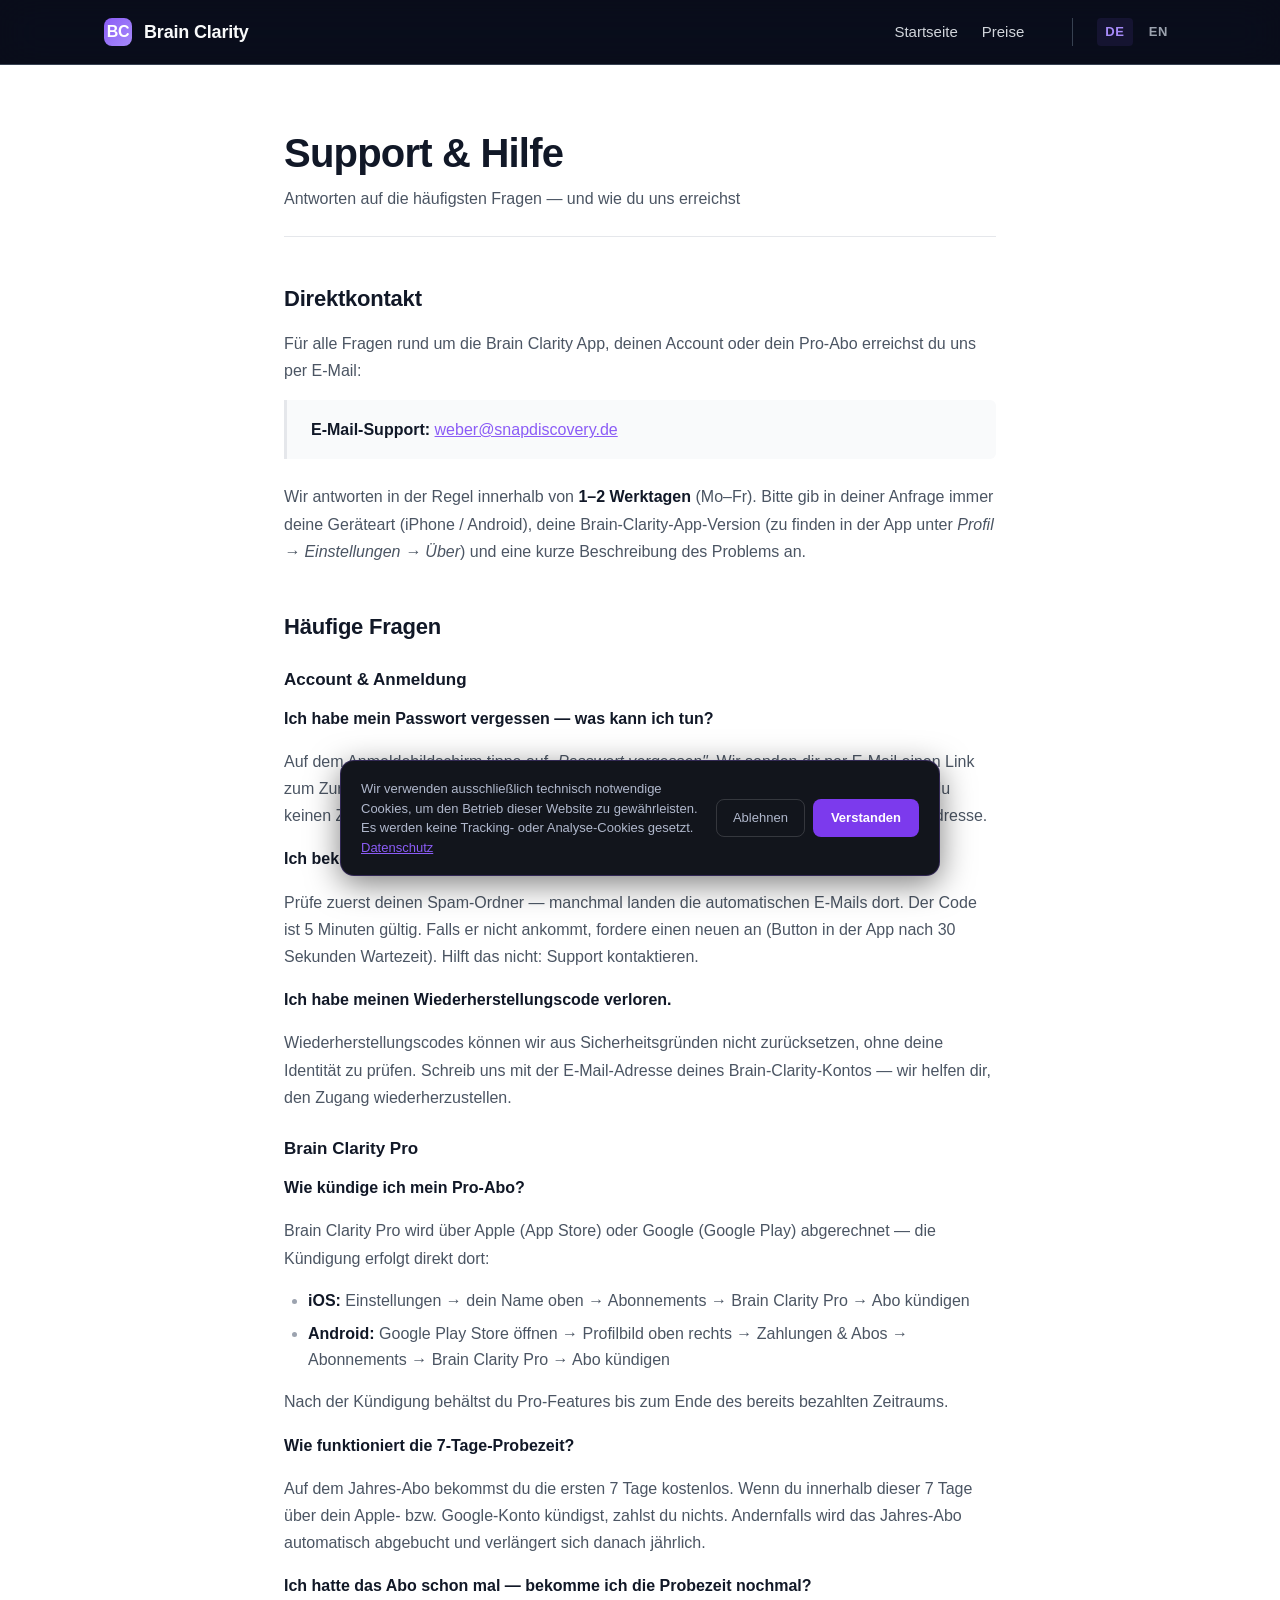
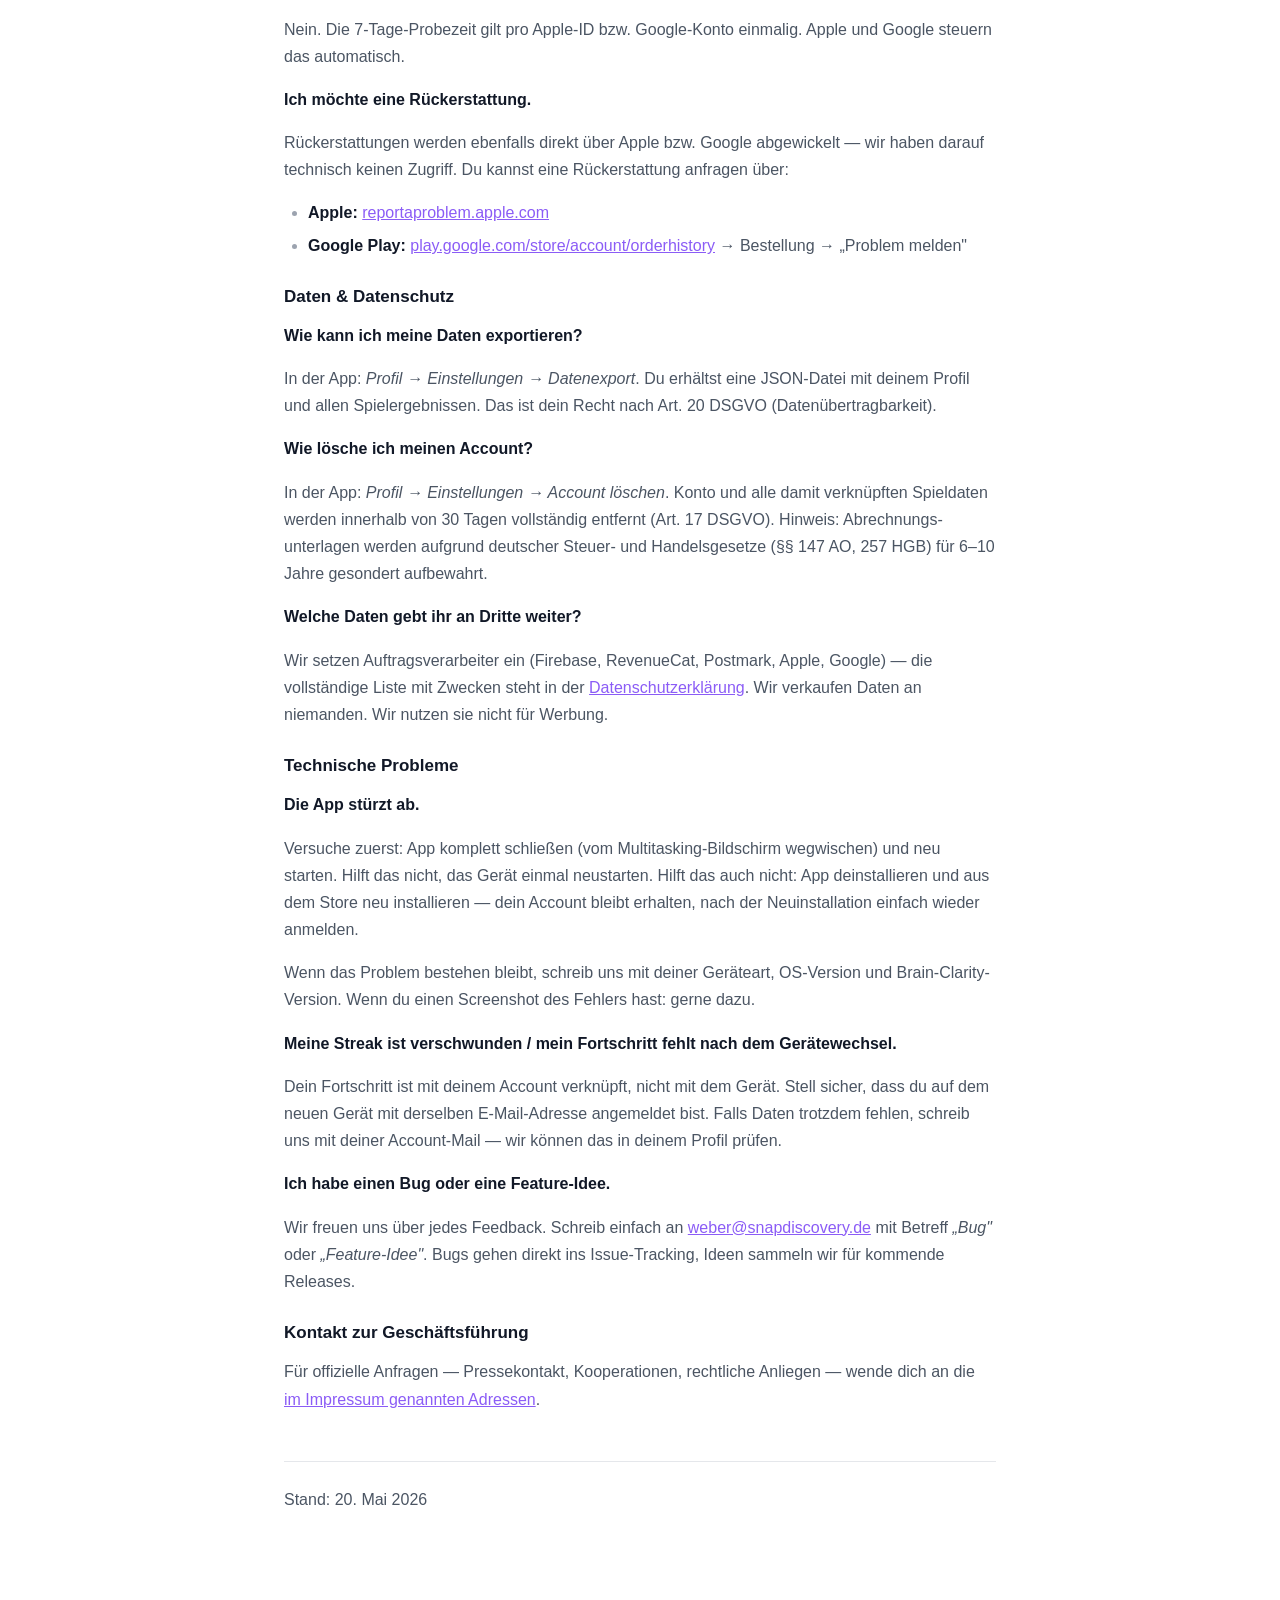
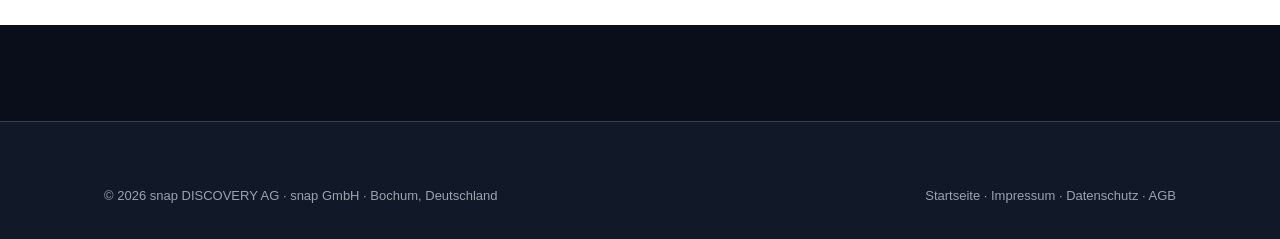
<file: support.html>
<!DOCTYPE html>
<html lang="de">
<head>
  <meta charset="UTF-8">
  <meta name="viewport" content="width=device-width, initial-scale=1.0">
  <title>Support &amp; Hilfe — Brain Clarity</title>
  <meta name="description" content="Hilfe und häufige Fragen zur Brain Clarity App. Kontakt-Mail und Anleitungen für Account, Pro-Abo und Datenschutz.">
  <meta name="theme-color" content="#0a0e1a">
  <link rel="stylesheet" href="assets/styles.css">
</head>
<body>

  <nav class="nav">
    <div class="nav__inner">
      <a href="/" class="nav__brand">
        <span class="nav__logo">BC</span>
        <span>Brain Clarity</span>
      </a>
      <ul class="nav__links">
        <li><a href="/" class="nav__link">Startseite</a></li>
        <li class="nav__link-extra"><a href="/#pricing" class="nav__link">Preise</a></li>
        <li class="nav__lang">
          <a href="support.html" class="is-active">DE</a>
          <a href="en/support.html">EN</a>
        </li>
      </ul>
    </div>
  </nav>

  <main class="legal">
    <div class="legal__container">

      <h1>Support &amp; Hilfe</h1>
      <p class="legal__subtitle">Antworten auf die häufigsten Fragen — und wie du uns erreichst</p>

      <h2>Direktkontakt</h2>
      <p>
        Für alle Fragen rund um die Brain Clarity App, deinen Account oder dein Pro-Abo
        erreichst du uns per E-Mail:
      </p>
      <div class="legal__address">
        <p><strong>E-Mail-Support:</strong> <a href="mailto:weber@snapdiscovery.de">weber@snapdiscovery.de</a></p>
      </div>
      <p>
        Wir antworten in der Regel innerhalb von <strong>1–2 Werktagen</strong> (Mo–Fr).
        Bitte gib in deiner Anfrage immer deine Geräteart (iPhone / Android), deine
        Brain-Clarity-App-Version (zu finden in der App unter <em>Profil → Einstellungen → Über</em>)
        und eine kurze Beschreibung des Problems an.
      </p>

      <h2>Häufige Fragen</h2>

      <h3>Account &amp; Anmeldung</h3>

      <p><strong>Ich habe mein Passwort vergessen — was kann ich tun?</strong></p>
      <p>
        Auf dem Anmeldebildschirm tippe auf <em>„Passwort vergessen"</em>. Wir senden dir per E-Mail
        einen Link zum Zurücksetzen. Das funktioniert nur, wenn die E-Mail noch von dir
        empfangbar ist. Hast du keinen Zugriff mehr auf die Mailadresse, schreib uns direkt
        an die oben genannte Support-Adresse.
      </p>

      <p><strong>Ich bekomme den 2FA-Code nicht in der App / per Mail.</strong></p>
      <p>
        Prüfe zuerst deinen Spam-Ordner — manchmal landen die automatischen E-Mails dort.
        Der Code ist 5 Minuten gültig. Falls er nicht ankommt, fordere einen neuen an (Button
        in der App nach 30 Sekunden Wartezeit). Hilft das nicht: Support kontaktieren.
      </p>

      <p><strong>Ich habe meinen Wiederherstellungscode verloren.</strong></p>
      <p>
        Wiederherstellungscodes können wir aus Sicherheitsgründen nicht zurücksetzen, ohne deine
        Identität zu prüfen. Schreib uns mit der E-Mail-Adresse deines Brain-Clarity-Kontos —
        wir helfen dir, den Zugang wiederherzustellen.
      </p>

      <h3>Brain Clarity Pro</h3>

      <p><strong>Wie kündige ich mein Pro-Abo?</strong></p>
      <p>
        Brain Clarity Pro wird über Apple (App Store) oder Google (Google Play) abgerechnet —
        die Kündigung erfolgt direkt dort:
      </p>
      <ul>
        <li><strong>iOS:</strong> Einstellungen → dein Name oben → Abonnements → Brain Clarity Pro → Abo kündigen</li>
        <li><strong>Android:</strong> Google Play Store öffnen → Profilbild oben rechts → Zahlungen &amp; Abos → Abonnements → Brain Clarity Pro → Abo kündigen</li>
      </ul>
      <p>
        Nach der Kündigung behältst du Pro-Features bis zum Ende des bereits bezahlten Zeitraums.
      </p>

      <p><strong>Wie funktioniert die 7-Tage-Probezeit?</strong></p>
      <p>
        Auf dem Jahres-Abo bekommst du die ersten 7 Tage kostenlos. Wenn du innerhalb dieser
        7 Tage über dein Apple- bzw. Google-Konto kündigst, zahlst du nichts. Andernfalls
        wird das Jahres-Abo automatisch abgebucht und verlängert sich danach jährlich.
      </p>

      <p><strong>Ich hatte das Abo schon mal — bekomme ich die Probezeit nochmal?</strong></p>
      <p>
        Nein. Die 7-Tage-Probezeit gilt pro Apple-ID bzw. Google-Konto einmalig. Apple und
        Google steuern das automatisch.
      </p>

      <p><strong>Ich möchte eine Rückerstattung.</strong></p>
      <p>
        Rückerstattungen werden ebenfalls direkt über Apple bzw. Google abgewickelt — wir
        haben darauf technisch keinen Zugriff. Du kannst eine Rückerstattung anfragen über:
      </p>
      <ul>
        <li><strong>Apple:</strong> <a href="https://reportaproblem.apple.com" target="_blank" rel="noopener noreferrer">reportaproblem.apple.com</a></li>
        <li><strong>Google Play:</strong> <a href="https://play.google.com/store/account/orderhistory" target="_blank" rel="noopener noreferrer">play.google.com/store/account/orderhistory</a> → Bestellung → „Problem melden"</li>
      </ul>

      <h3>Daten &amp; Datenschutz</h3>

      <p><strong>Wie kann ich meine Daten exportieren?</strong></p>
      <p>
        In der App: <em>Profil → Einstellungen → Datenexport</em>. Du erhältst eine JSON-Datei mit
        deinem Profil und allen Spielergebnissen. Das ist dein Recht nach Art. 20 DSGVO
        (Datenübertragbarkeit).
      </p>

      <p><strong>Wie lösche ich meinen Account?</strong></p>
      <p>
        In der App: <em>Profil → Einstellungen → Account löschen</em>. Konto und alle damit
        verknüpften Spieldaten werden innerhalb von 30 Tagen vollständig entfernt
        (Art. 17 DSGVO). Hinweis: Abrechnungs­unterlagen werden aufgrund deutscher Steuer-
        und Handelsgesetze (§§ 147 AO, 257 HGB) für 6–10 Jahre gesondert aufbewahrt.
      </p>

      <p><strong>Welche Daten gebt ihr an Dritte weiter?</strong></p>
      <p>
        Wir setzen Auftragsverarbeiter ein (Firebase, RevenueCat, Postmark, Apple, Google) —
        die vollständige Liste mit Zwecken steht in der <a href="datenschutz.html">Datenschutzerklärung</a>.
        Wir verkaufen Daten an niemanden. Wir nutzen sie nicht für Werbung.
      </p>

      <h3>Technische Probleme</h3>

      <p><strong>Die App stürzt ab.</strong></p>
      <p>
        Versuche zuerst: App komplett schließen (vom Multitasking-Bildschirm wegwischen) und
        neu starten. Hilft das nicht, das Gerät einmal neustarten. Hilft das auch nicht: App
        deinstallieren und aus dem Store neu installieren — dein Account bleibt erhalten,
        nach der Neuinstallation einfach wieder anmelden.
      </p>
      <p>
        Wenn das Problem bestehen bleibt, schreib uns mit deiner Geräteart, OS-Version und
        Brain-Clarity-Version. Wenn du einen Screenshot des Fehlers hast: gerne dazu.
      </p>

      <p><strong>Meine Streak ist verschwunden / mein Fortschritt fehlt nach dem Geräte­wechsel.</strong></p>
      <p>
        Dein Fortschritt ist mit deinem Account verknüpft, nicht mit dem Gerät. Stell sicher,
        dass du auf dem neuen Gerät mit derselben E-Mail-Adresse angemeldet bist. Falls Daten
        trotzdem fehlen, schreib uns mit deiner Account-Mail — wir können das in deinem
        Profil prüfen.
      </p>

      <p><strong>Ich habe einen Bug oder eine Feature-Idee.</strong></p>
      <p>
        Wir freuen uns über jedes Feedback. Schreib einfach an
        <a href="mailto:weber@snapdiscovery.de">weber@snapdiscovery.de</a> mit Betreff
        <em>„Bug"</em> oder <em>„Feature-Idee"</em>. Bugs gehen direkt ins Issue-Tracking, Ideen
        sammeln wir für kommende Releases.
      </p>

      <h3>Kontakt zur Geschäftsführung</h3>

      <p>
        Für offizielle Anfragen — Pressekontakt, Kooperationen, rechtliche Anliegen — wende
        dich an die <a href="impressum.html">im Impressum genannten Adressen</a>.
      </p>

      <p class="legal__updated">Stand: 20. Mai 2026</p>

    </div>
  </main>

  <footer class="footer">
    <div class="container">
      <div class="footer__bottom" style="border-top: none; padding-top: 0;">
        <span>© 2026 snap DISCOVERY AG · snap GmbH · Bochum, Deutschland</span>
        <span>
          <a href="/" style="color: inherit; text-decoration: none;">Startseite</a> ·
          <a href="impressum.html" style="color: inherit; text-decoration: none;">Impressum</a> ·
          <a href="datenschutz.html" style="color: inherit; text-decoration: none;">Datenschutz</a> ·
          <a href="agb.html" style="color: inherit; text-decoration: none;">AGB</a>
        </span>
      </div>
    </div>
  </footer>

  <script src="/assets/cookie-banner.js"></script>
</body>
</html>
</file>
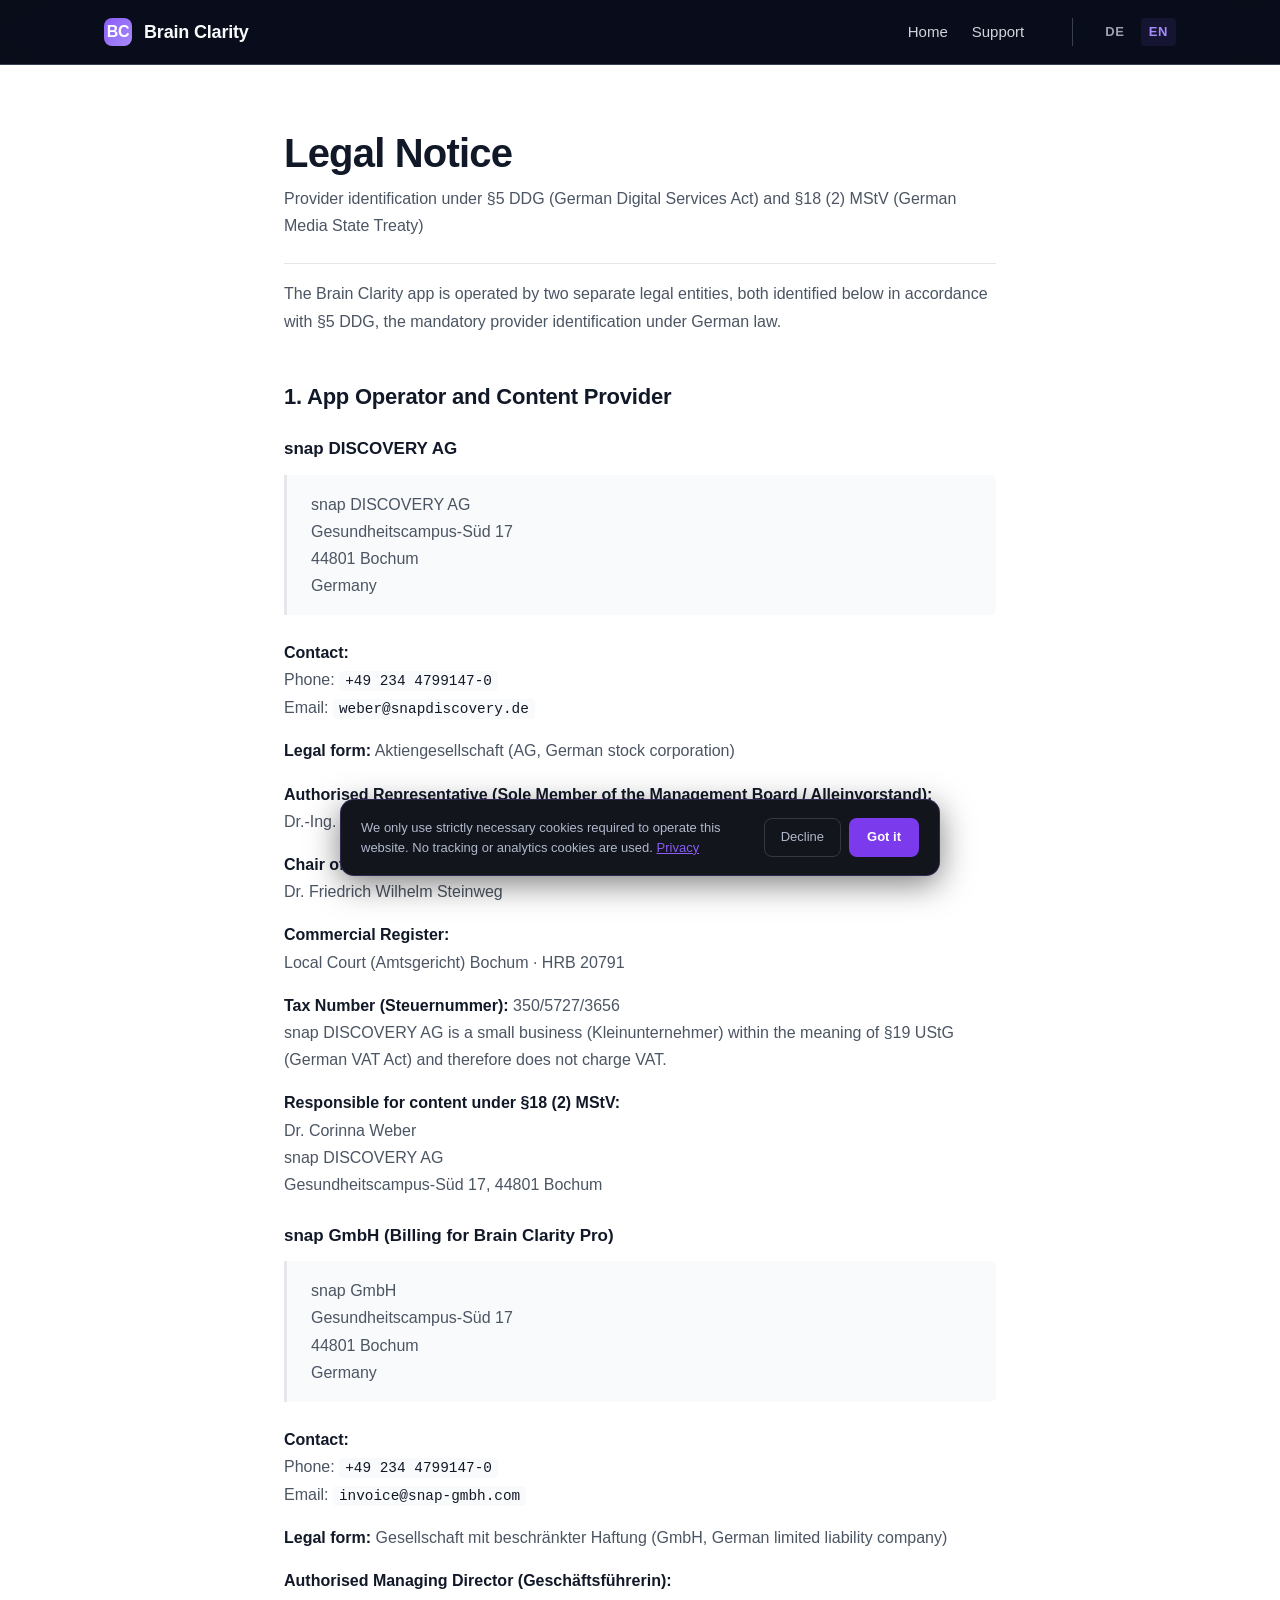
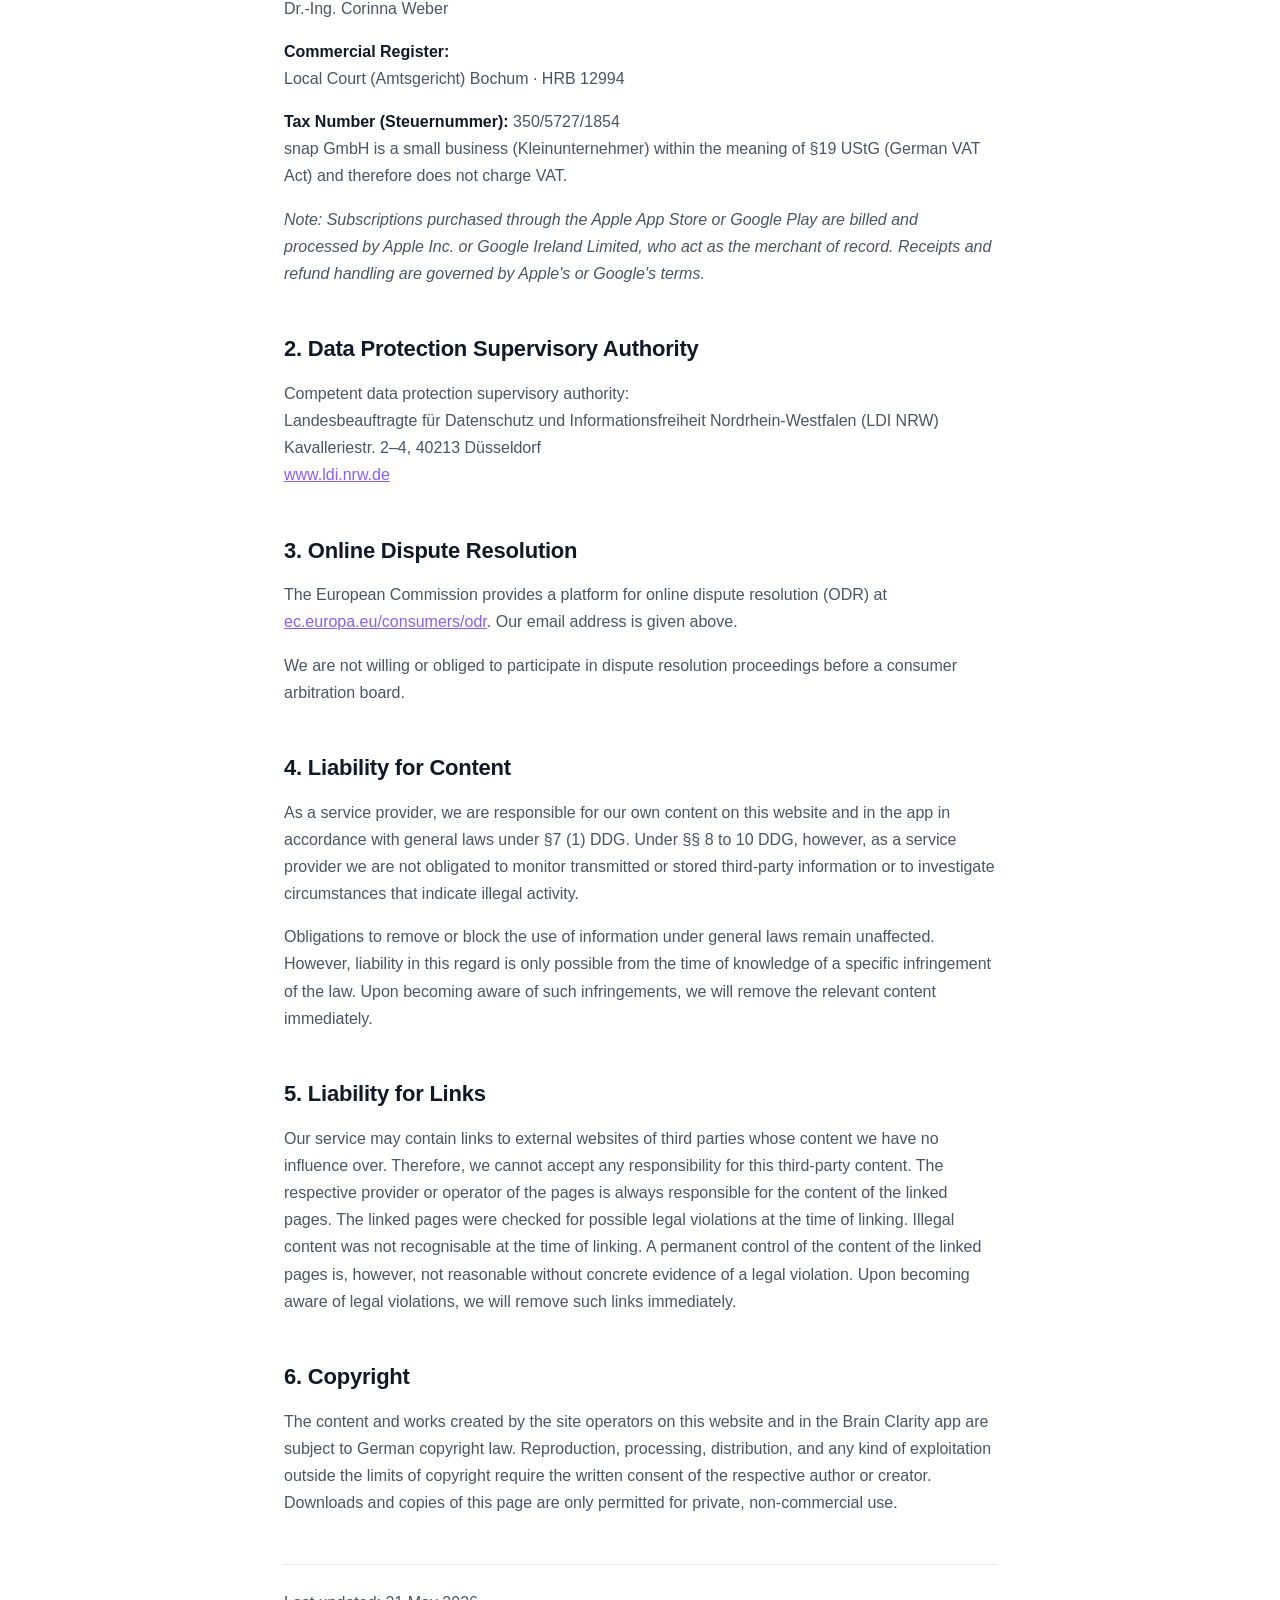
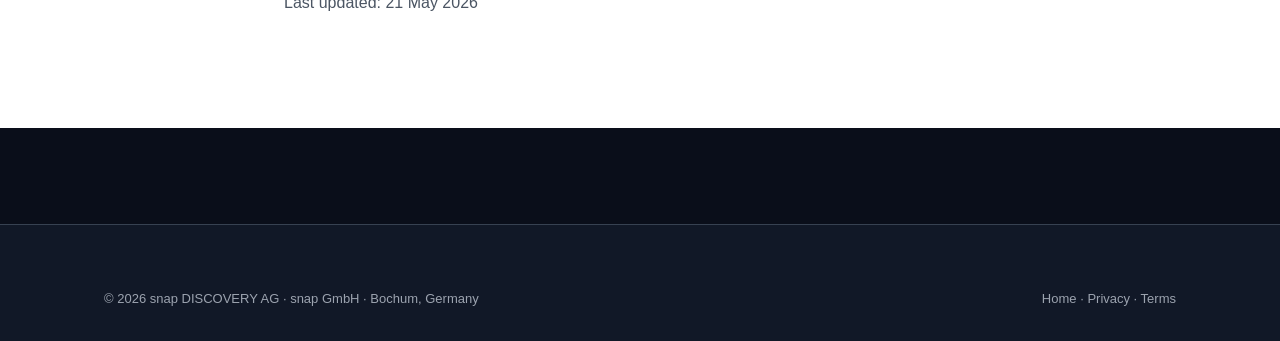
<file: en/legal-notice.html>
<!DOCTYPE html>
<html lang="en">
<head>
  <meta charset="UTF-8">
  <meta name="viewport" content="width=device-width, initial-scale=1.0">
  <title>Legal Notice — Brain Clarity</title>
  <meta name="description" content="Provider identification (Impressum) under §5 DDG for the Brain Clarity app.">
  <meta name="theme-color" content="#0a0e1a">
  <link rel="stylesheet" href="../assets/styles.css">
</head>
<body>

  <nav class="nav">
    <div class="nav__inner">
      <a href="index.html" class="nav__brand">
        <span class="nav__logo">BC</span>
        <span>Brain Clarity</span>
      </a>
      <ul class="nav__links">
        <li><a href="index.html" class="nav__link">Home</a></li>
        <li class="nav__link-extra"><a href="support.html" class="nav__link">Support</a></li>
        <li class="nav__lang">
          <a href="../impressum.html">DE</a>
          <a href="legal-notice.html" class="is-active">EN</a>
        </li>
      </ul>
    </div>
  </nav>

  <main class="legal">
    <div class="legal__container">

      <h1>Legal Notice</h1>
      <p class="legal__subtitle">Provider identification under §5 DDG (German Digital Services Act) and §18 (2) MStV (German Media State Treaty)</p>

      <p>The Brain Clarity app is operated by two separate legal entities, both identified below in accordance with §5 DDG, the mandatory provider identification under German law.</p>

      <h2>1. App Operator and Content Provider</h2>

      <h3>snap DISCOVERY AG</h3>
      <div class="legal__address">
        <p>snap DISCOVERY AG<br>
        Gesundheitscampus-Süd 17<br>
        44801 Bochum<br>
        Germany</p>
      </div>
      <p>
        <strong>Contact:</strong><br>
        Phone: <code>+49 234 4799147-0</code><br>
        Email: <code>weber@snapdiscovery.de</code>
      </p>

      <p>
        <strong>Legal form:</strong> Aktiengesellschaft (AG, German stock corporation)
      </p>

      <p>
        <strong>Authorised Representative (Sole Member of the Management Board / Alleinvorstand):</strong><br>
        Dr.-Ing. Corinna Weber
      </p>

      <p>
        <strong>Chair of the Supervisory Board (Vorsitzender des Aufsichtsrats):</strong><br>
        Dr. Friedrich Wilhelm Steinweg
      </p>

      <p>
        <strong>Commercial Register:</strong><br>
        Local Court (Amtsgericht) Bochum · HRB 20791
      </p>

      <p>
        <strong>Tax Number (Steuernummer):</strong> 350/5727/3656<br>
        snap DISCOVERY AG is a small business (Kleinunternehmer) within the meaning of §19 UStG (German VAT Act) and therefore does not charge VAT.
      </p>

      <p>
        <strong>Responsible for content under §18 (2) MStV:</strong><br>
        Dr. Corinna Weber<br>
        snap DISCOVERY AG<br>
        Gesundheitscampus-Süd 17, 44801 Bochum
      </p>

      <h3>snap GmbH (Billing for Brain Clarity Pro)</h3>
      <div class="legal__address">
        <p>snap GmbH<br>
        Gesundheitscampus-Süd 17<br>
        44801 Bochum<br>
        Germany</p>
      </div>
      <p>
        <strong>Contact:</strong><br>
        Phone: <code>+49 234 4799147-0</code><br>
        Email: <code>invoice@snap-gmbh.com</code>
      </p>

      <p>
        <strong>Legal form:</strong> Gesellschaft mit beschränkter Haftung (GmbH, German limited liability company)
      </p>

      <p>
        <strong>Authorised Managing Director (Geschäftsführerin):</strong><br>
        Dr.-Ing. Corinna Weber
      </p>

      <p>
        <strong>Commercial Register:</strong><br>
        Local Court (Amtsgericht) Bochum · HRB 12994
      </p>

      <p>
        <strong>Tax Number (Steuernummer):</strong> 350/5727/1854<br>
        snap GmbH is a small business (Kleinunternehmer) within the meaning of §19 UStG (German VAT Act) and therefore does not charge VAT.
      </p>

      <p>
        <em>Note: Subscriptions purchased through the Apple App Store or Google Play are billed and processed by Apple Inc. or Google Ireland Limited, who act as the merchant of record. Receipts and refund handling are governed by Apple's or Google's terms.</em>
      </p>

      <h2>2. Data Protection Supervisory Authority</h2>
      <p>
        Competent data protection supervisory authority:<br>
        Landesbeauftragte für Datenschutz und Informationsfreiheit Nordrhein-Westfalen (LDI NRW)<br>
        Kavalleriestr. 2–4, 40213 Düsseldorf<br>
        <a href="https://www.ldi.nrw.de" target="_blank" rel="noopener noreferrer">www.ldi.nrw.de</a>
      </p>

      <h2>3. Online Dispute Resolution</h2>
      <p>
        The European Commission provides a platform for online dispute resolution (ODR) at
        <a href="https://ec.europa.eu/consumers/odr/" target="_blank" rel="noopener noreferrer">ec.europa.eu/consumers/odr</a>.
        Our email address is given above.
      </p>
      <p>We are not willing or obliged to participate in dispute resolution proceedings before a consumer arbitration board.</p>

      <h2>4. Liability for Content</h2>
      <p>As a service provider, we are responsible for our own content on this website and in the app in accordance with general laws under §7 (1) DDG. Under §§ 8 to 10 DDG, however, as a service provider we are not obligated to monitor transmitted or stored third-party information or to investigate circumstances that indicate illegal activity.</p>
      <p>Obligations to remove or block the use of information under general laws remain unaffected. However, liability in this regard is only possible from the time of knowledge of a specific infringement of the law. Upon becoming aware of such infringements, we will remove the relevant content immediately.</p>

      <h2>5. Liability for Links</h2>
      <p>Our service may contain links to external websites of third parties whose content we have no influence over. Therefore, we cannot accept any responsibility for this third-party content. The respective provider or operator of the pages is always responsible for the content of the linked pages. The linked pages were checked for possible legal violations at the time of linking. Illegal content was not recognisable at the time of linking. A permanent control of the content of the linked pages is, however, not reasonable without concrete evidence of a legal violation. Upon becoming aware of legal violations, we will remove such links immediately.</p>

      <h2>6. Copyright</h2>
      <p>The content and works created by the site operators on this website and in the Brain Clarity app are subject to German copyright law. Reproduction, processing, distribution, and any kind of exploitation outside the limits of copyright require the written consent of the respective author or creator. Downloads and copies of this page are only permitted for private, non-commercial use.</p>

      <p class="legal__updated">Last updated: 21 May 2026</p>

    </div>
  </main>

  <footer class="footer">
    <div class="container">
      <div class="footer__bottom" style="border-top: none; padding-top: 0;">
        <span>© 2026 snap DISCOVERY AG · snap GmbH · Bochum, Germany</span>
        <span>
          <a href="index.html" style="color: inherit; text-decoration: none;">Home</a> ·
          <a href="privacy.html" style="color: inherit; text-decoration: none;">Privacy</a> ·
          <a href="terms.html" style="color: inherit; text-decoration: none;">Terms</a>
        </span>
      </div>
    </div>
  </footer>

  <script src="/assets/cookie-banner.js"></script>
</body>
</html>
</file>
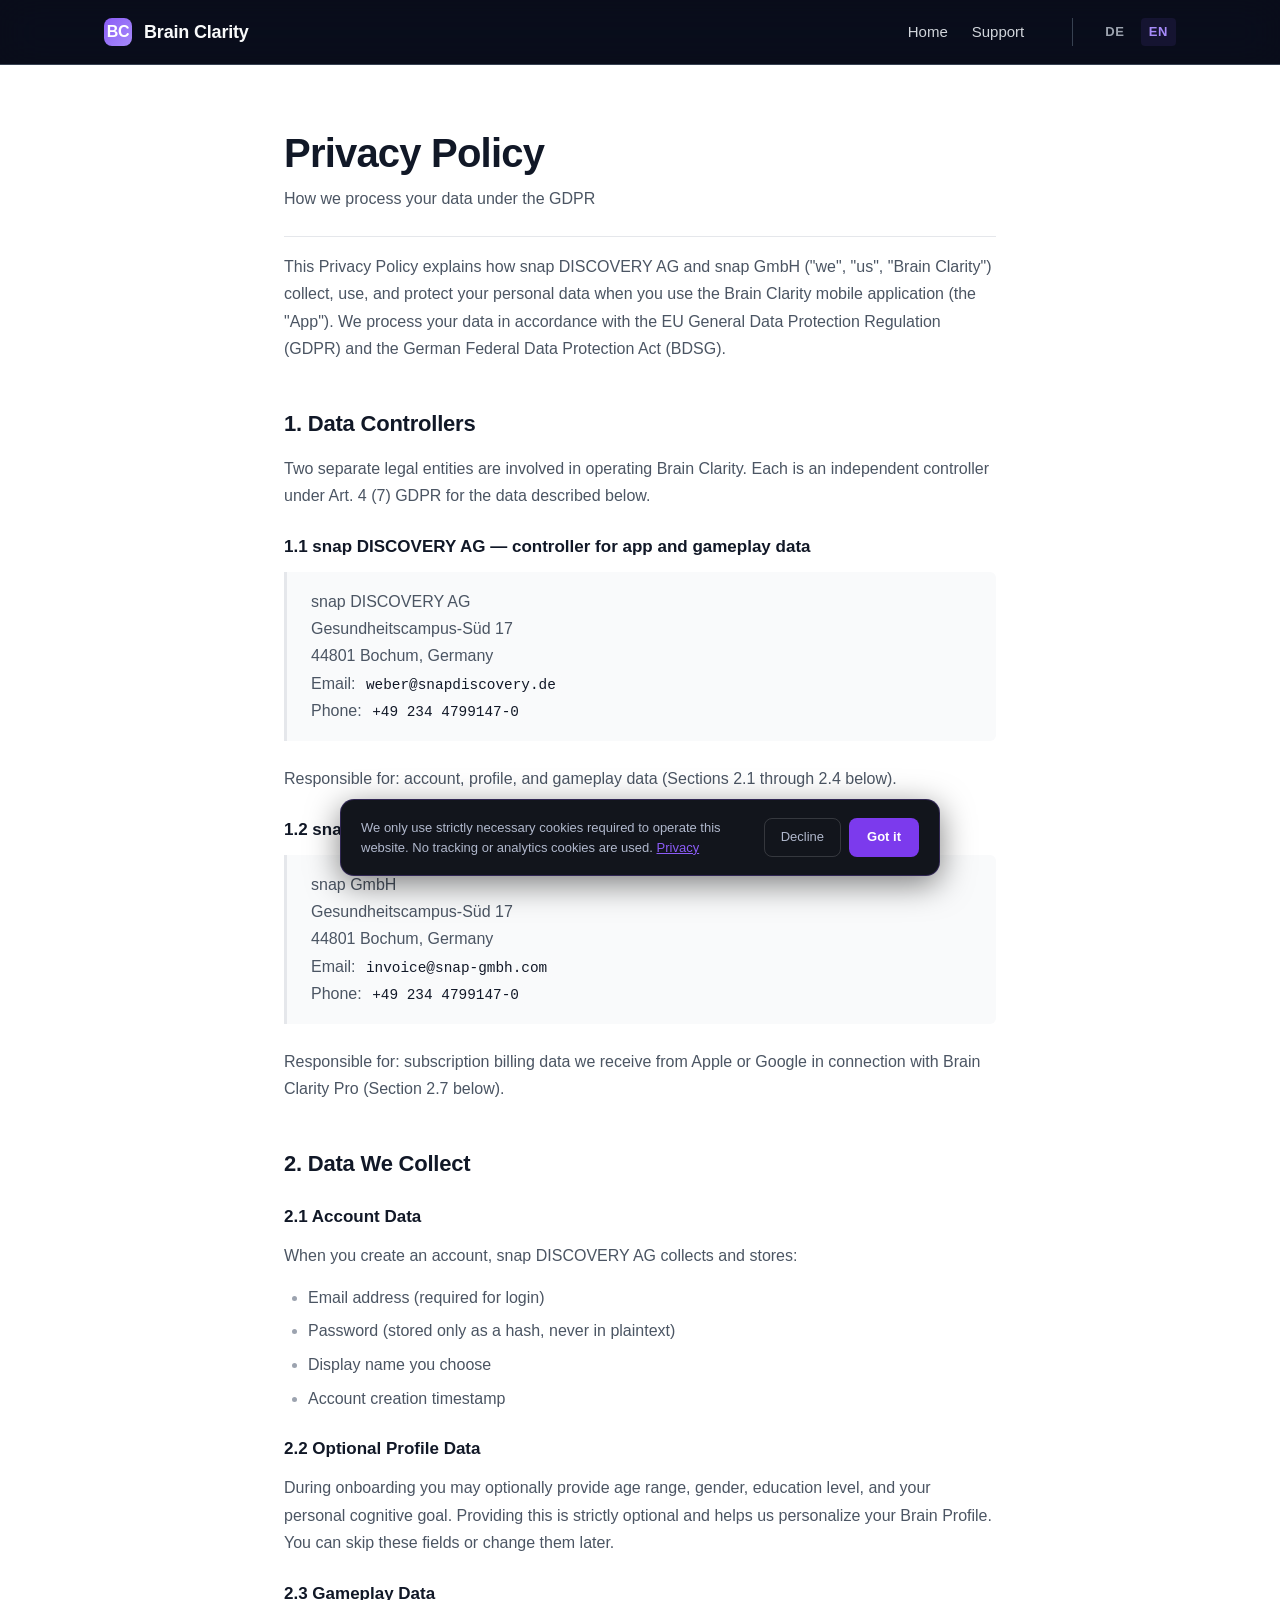
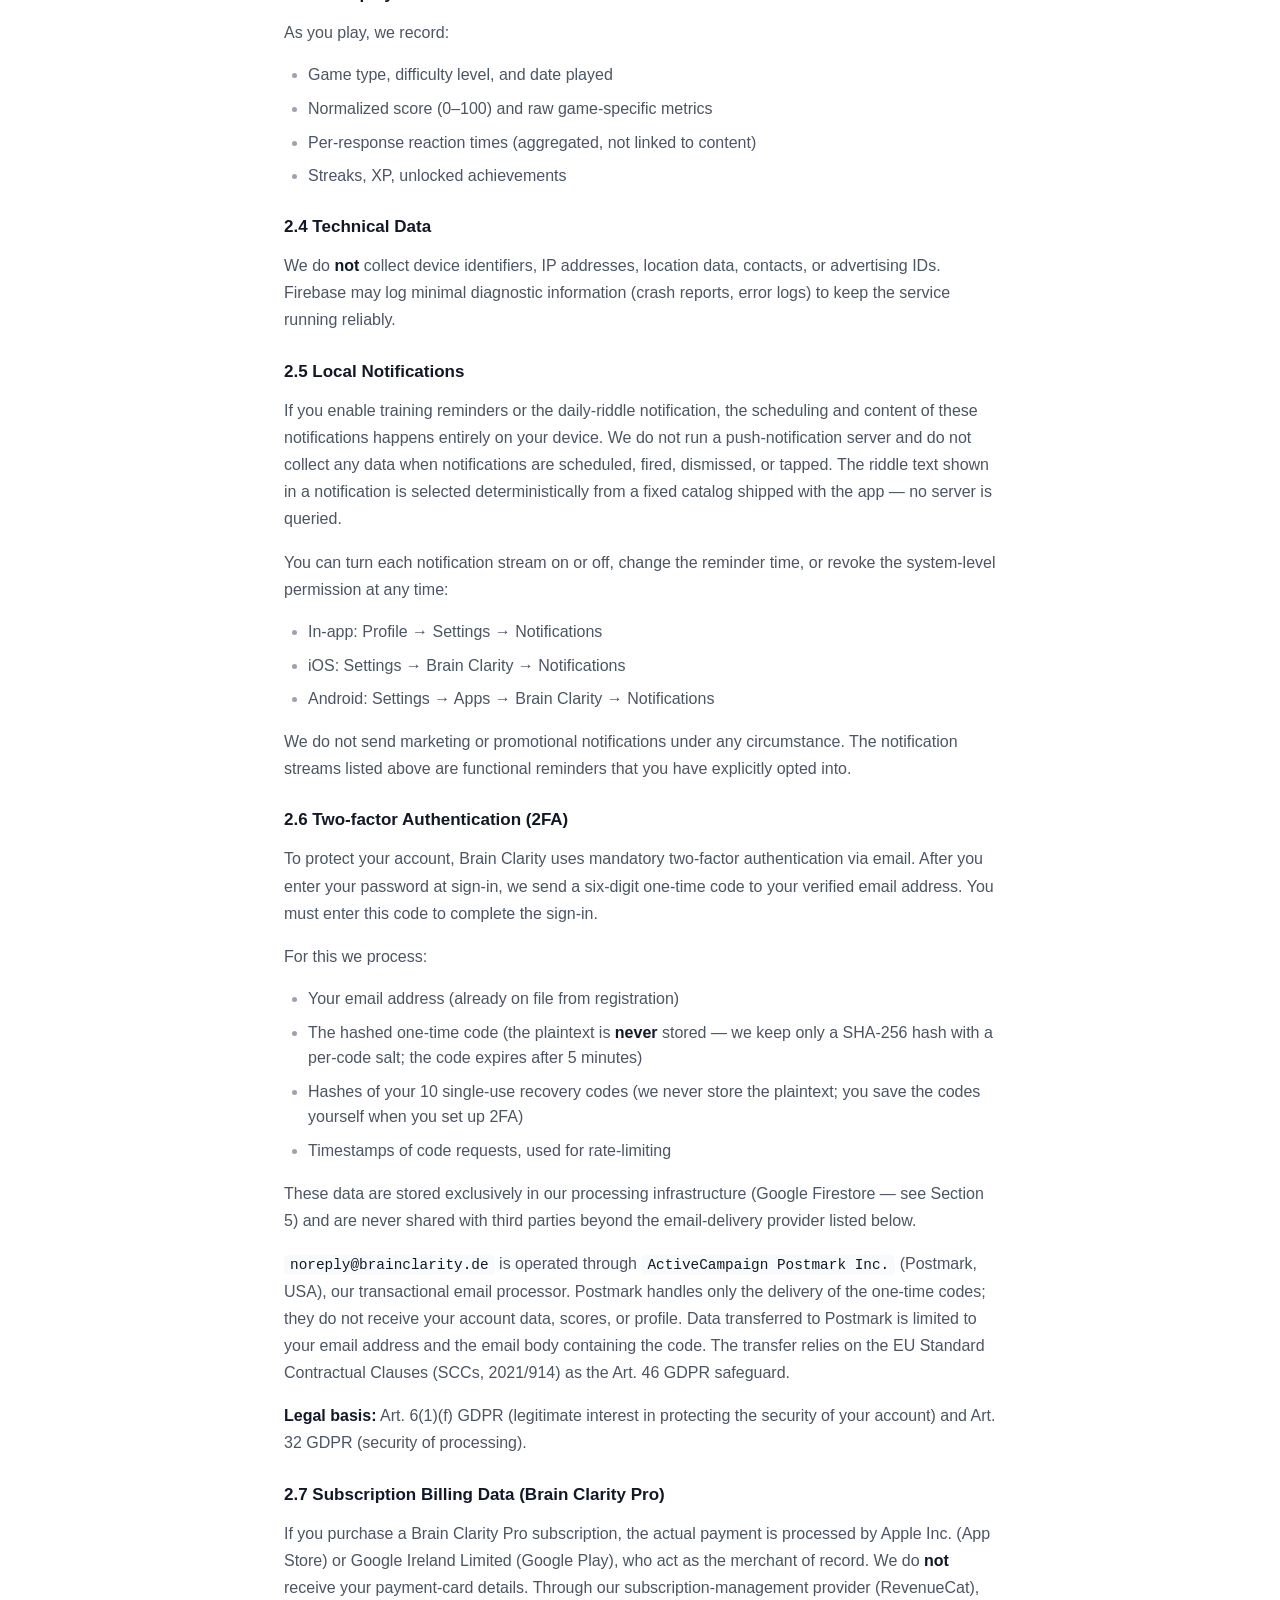
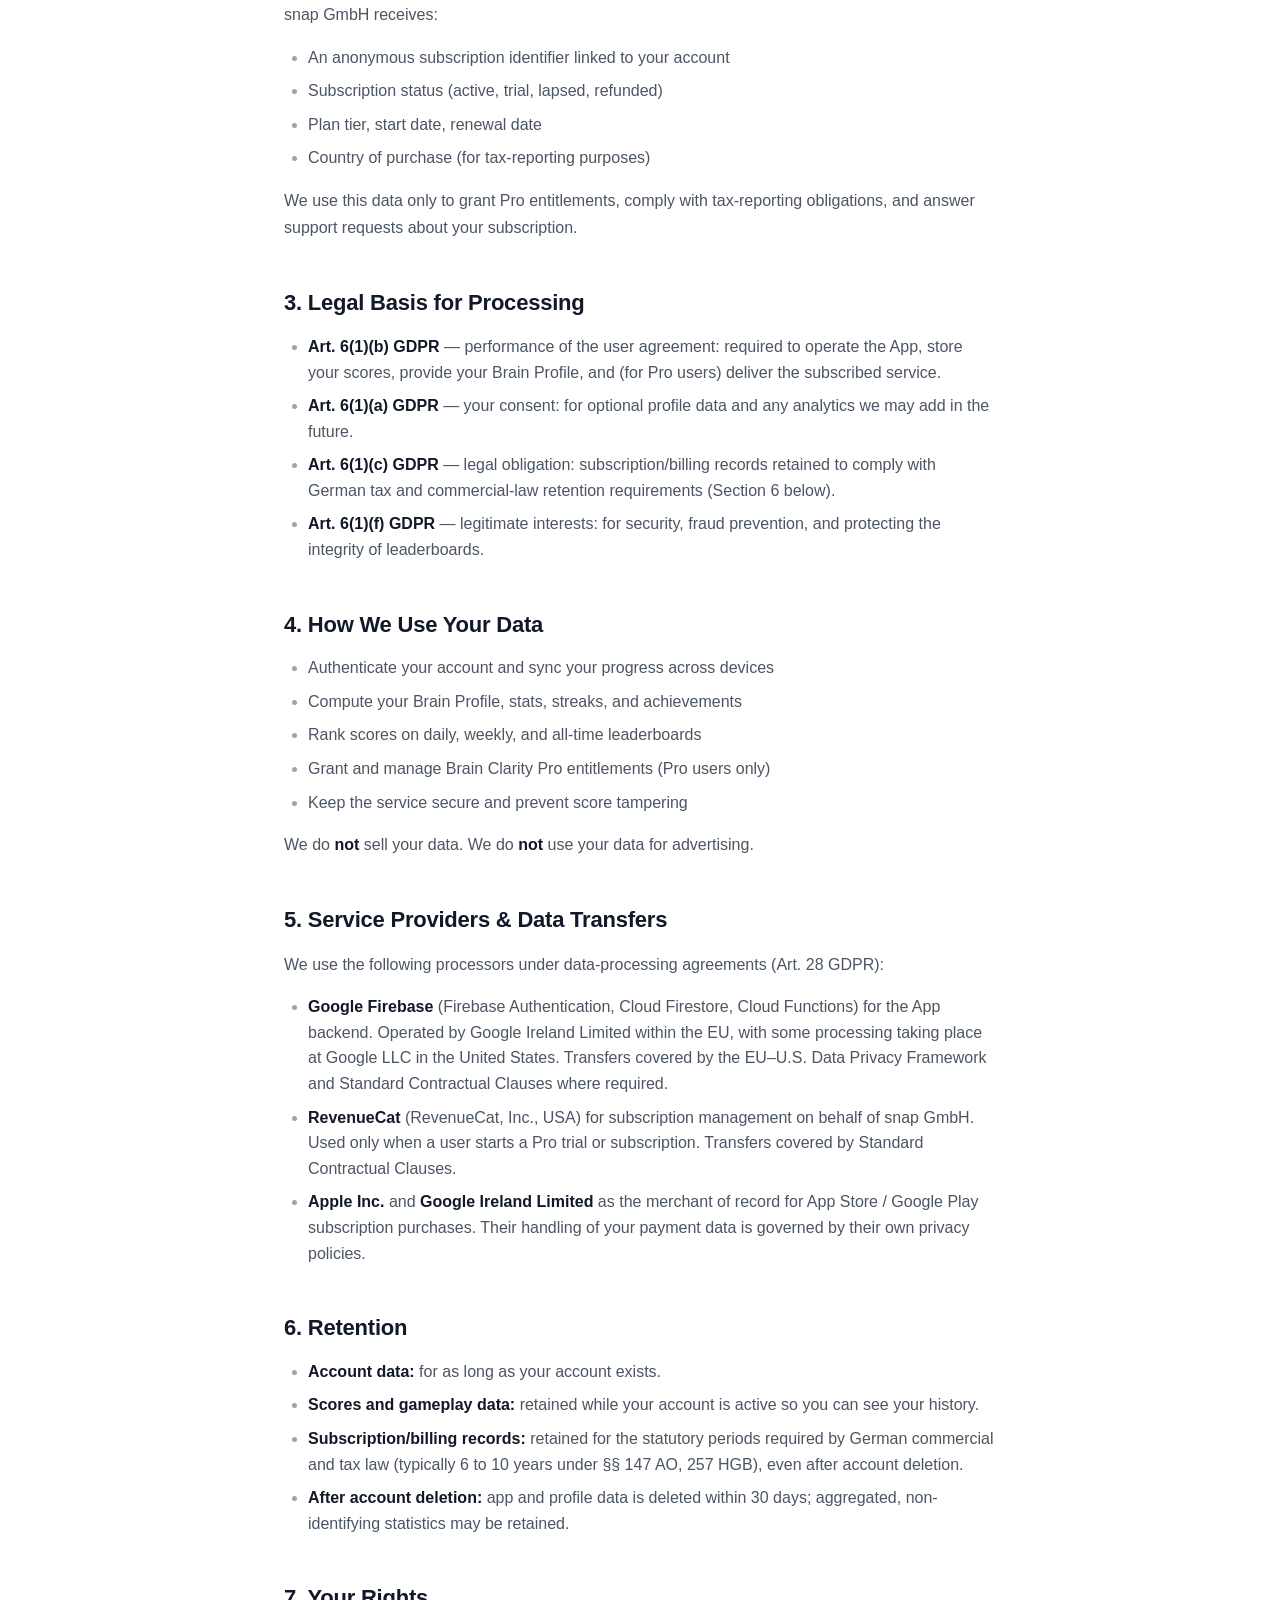
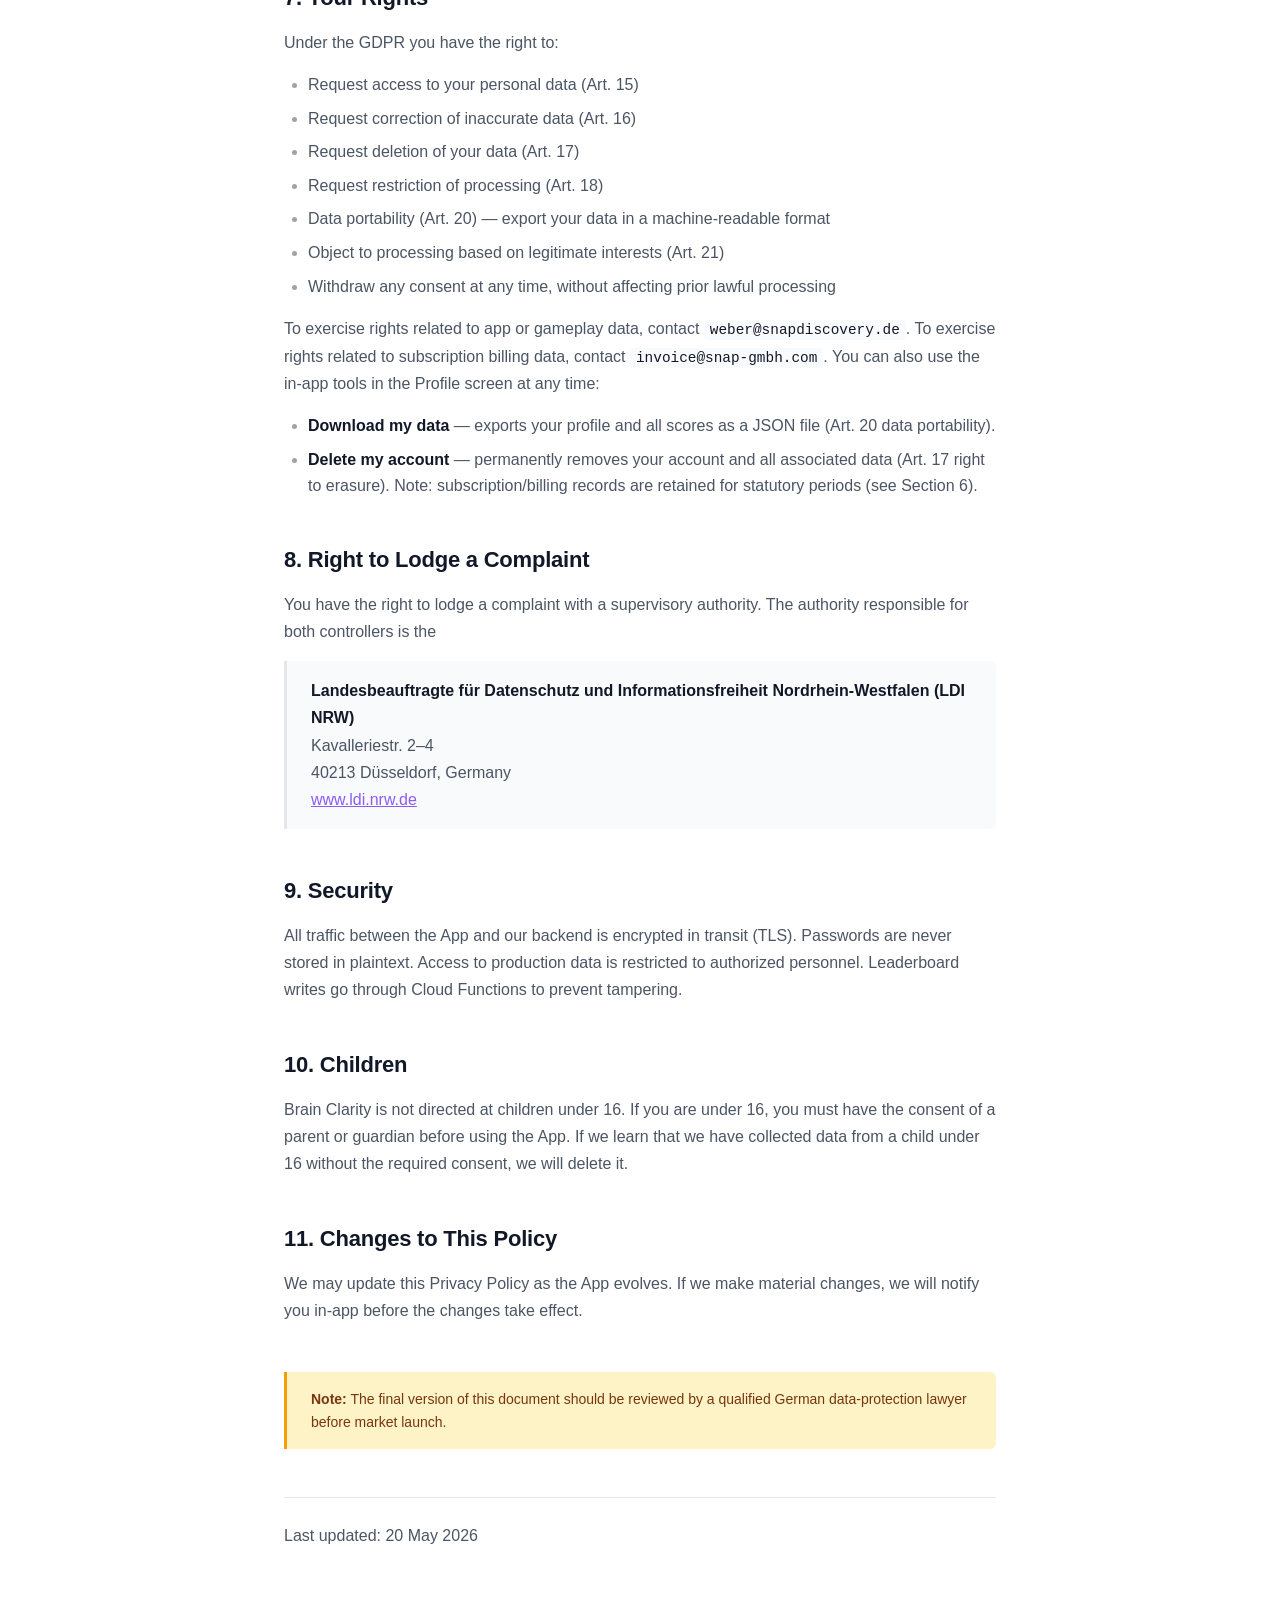
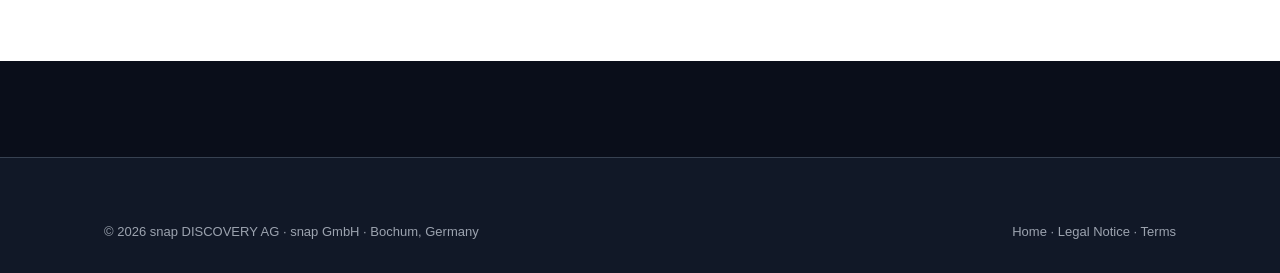
<file: en/privacy.html>
<!DOCTYPE html>
<html lang="en">
<head>
  <meta charset="UTF-8">
  <meta name="viewport" content="width=device-width, initial-scale=1.0">
  <title>Privacy Policy — Brain Clarity</title>
  <meta name="description" content="Privacy Policy for the Brain Clarity app — how we process your data under the GDPR.">
  <meta name="theme-color" content="#0a0e1a">
  <link rel="stylesheet" href="../assets/styles.css">
</head>
<body>

  <nav class="nav">
    <div class="nav__inner">
      <a href="index.html" class="nav__brand">
        <span class="nav__logo">BC</span>
        <span>Brain Clarity</span>
      </a>
      <ul class="nav__links">
        <li><a href="index.html" class="nav__link">Home</a></li>
        <li class="nav__link-extra"><a href="support.html" class="nav__link">Support</a></li>
        <li class="nav__lang">
          <a href="../datenschutz.html">DE</a>
          <a href="privacy.html" class="is-active">EN</a>
        </li>
      </ul>
    </div>
  </nav>

  <main class="legal">
    <div class="legal__container">

      <h1>Privacy Policy</h1>
      <p class="legal__subtitle">How we process your data under the GDPR</p>

      <p>This Privacy Policy explains how snap DISCOVERY AG and snap GmbH ("we", "us", "Brain Clarity") collect, use, and protect your personal data when you use the Brain Clarity mobile application (the "App"). We process your data in accordance with the EU General Data Protection Regulation (GDPR) and the German Federal Data Protection Act (BDSG).</p>

      <h2>1. Data Controllers</h2>
      <p>Two separate legal entities are involved in operating Brain Clarity. Each is an independent controller under Art. 4 (7) GDPR for the data described below.</p>

      <h3>1.1 snap DISCOVERY AG — controller for app and gameplay data</h3>
      <div class="legal__address">
        <p>snap DISCOVERY AG<br>
        Gesundheitscampus-Süd 17<br>
        44801 Bochum, Germany<br>
        Email: <code>weber@snapdiscovery.de</code><br>
        Phone: <code>+49 234 4799147-0</code></p>
      </div>
      <p>Responsible for: account, profile, and gameplay data (Sections 2.1 through 2.4 below).</p>

      <h3>1.2 snap GmbH — controller for subscription billing data</h3>
      <div class="legal__address">
        <p>snap GmbH<br>
        Gesundheitscampus-Süd 17<br>
        44801 Bochum, Germany<br>
        Email: <code>invoice@snap-gmbh.com</code><br>
        Phone: <code>+49 234 4799147-0</code></p>
      </div>
      <p>Responsible for: subscription billing data we receive from Apple or Google in connection with Brain Clarity Pro (Section 2.7 below).</p>

      <h2>2. Data We Collect</h2>

      <h3>2.1 Account Data</h3>
      <p>When you create an account, snap DISCOVERY AG collects and stores:</p>
      <ul>
        <li>Email address (required for login)</li>
        <li>Password (stored only as a hash, never in plaintext)</li>
        <li>Display name you choose</li>
        <li>Account creation timestamp</li>
      </ul>

      <h3>2.2 Optional Profile Data</h3>
      <p>During onboarding you may optionally provide age range, gender, education level, and your personal cognitive goal. Providing this is strictly optional and helps us personalize your Brain Profile. You can skip these fields or change them later.</p>

      <h3>2.3 Gameplay Data</h3>
      <p>As you play, we record:</p>
      <ul>
        <li>Game type, difficulty level, and date played</li>
        <li>Normalized score (0–100) and raw game-specific metrics</li>
        <li>Per-response reaction times (aggregated, not linked to content)</li>
        <li>Streaks, XP, unlocked achievements</li>
      </ul>

      <h3>2.4 Technical Data</h3>
      <p>We do <strong>not</strong> collect device identifiers, IP addresses, location data, contacts, or advertising IDs. Firebase may log minimal diagnostic information (crash reports, error logs) to keep the service running reliably.</p>

      <h3>2.5 Local Notifications</h3>
      <p>If you enable training reminders or the daily-riddle notification, the scheduling and content of these notifications happens entirely on your device. We do not run a push-notification server and do not collect any data when notifications are scheduled, fired, dismissed, or tapped. The riddle text shown in a notification is selected deterministically from a fixed catalog shipped with the app — no server is queried.</p>
      <p>You can turn each notification stream on or off, change the reminder time, or revoke the system-level permission at any time:</p>
      <ul>
        <li>In-app: Profile → Settings → Notifications</li>
        <li>iOS: Settings → Brain Clarity → Notifications</li>
        <li>Android: Settings → Apps → Brain Clarity → Notifications</li>
      </ul>
      <p>We do not send marketing or promotional notifications under any circumstance. The notification streams listed above are functional reminders that you have explicitly opted into.</p>

      <h3>2.6 Two-factor Authentication (2FA)</h3>
      <p>To protect your account, Brain Clarity uses mandatory two-factor authentication via email. After you enter your password at sign-in, we send a six-digit one-time code to your verified email address. You must enter this code to complete the sign-in.</p>
      <p>For this we process:</p>
      <ul>
        <li>Your email address (already on file from registration)</li>
        <li>The hashed one-time code (the plaintext is <strong>never</strong> stored — we keep only a SHA-256 hash with a per-code salt; the code expires after 5 minutes)</li>
        <li>Hashes of your 10 single-use recovery codes (we never store the plaintext; you save the codes yourself when you set up 2FA)</li>
        <li>Timestamps of code requests, used for rate-limiting</li>
      </ul>
      <p>These data are stored exclusively in our processing infrastructure (Google Firestore — see Section 5) and are never shared with third parties beyond the email-delivery provider listed below.</p>
      <p><code>noreply@brainclarity.de</code> is operated through <code>ActiveCampaign Postmark Inc.</code> (Postmark, USA), our transactional email processor. Postmark handles only the delivery of the one-time codes; they do not receive your account data, scores, or profile. Data transferred to Postmark is limited to your email address and the email body containing the code. The transfer relies on the EU Standard Contractual Clauses (SCCs, 2021/914) as the Art. 46 GDPR safeguard.</p>
      <p><strong>Legal basis:</strong> Art. 6(1)(f) GDPR (legitimate interest in protecting the security of your account) and Art. 32 GDPR (security of processing).</p>

      <h3>2.7 Subscription Billing Data (Brain Clarity Pro)</h3>
      <p>If you purchase a Brain Clarity Pro subscription, the actual payment is processed by Apple Inc. (App Store) or Google Ireland Limited (Google Play), who act as the merchant of record. We do <strong>not</strong> receive your payment-card details. Through our subscription-management provider (RevenueCat), snap GmbH receives:</p>
      <ul>
        <li>An anonymous subscription identifier linked to your account</li>
        <li>Subscription status (active, trial, lapsed, refunded)</li>
        <li>Plan tier, start date, renewal date</li>
        <li>Country of purchase (for tax-reporting purposes)</li>
      </ul>
      <p>We use this data only to grant Pro entitlements, comply with tax-reporting obligations, and answer support requests about your subscription.</p>

      <h2>3. Legal Basis for Processing</h2>
      <ul>
        <li><strong>Art. 6(1)(b) GDPR</strong> — performance of the user agreement: required to operate the App, store your scores, provide your Brain Profile, and (for Pro users) deliver the subscribed service.</li>
        <li><strong>Art. 6(1)(a) GDPR</strong> — your consent: for optional profile data and any analytics we may add in the future.</li>
        <li><strong>Art. 6(1)(c) GDPR</strong> — legal obligation: subscription/billing records retained to comply with German tax and commercial-law retention requirements (Section 6 below).</li>
        <li><strong>Art. 6(1)(f) GDPR</strong> — legitimate interests: for security, fraud prevention, and protecting the integrity of leaderboards.</li>
      </ul>

      <h2>4. How We Use Your Data</h2>
      <ul>
        <li>Authenticate your account and sync your progress across devices</li>
        <li>Compute your Brain Profile, stats, streaks, and achievements</li>
        <li>Rank scores on daily, weekly, and all-time leaderboards</li>
        <li>Grant and manage Brain Clarity Pro entitlements (Pro users only)</li>
        <li>Keep the service secure and prevent score tampering</li>
      </ul>
      <p>We do <strong>not</strong> sell your data. We do <strong>not</strong> use your data for advertising.</p>

      <h2>5. Service Providers &amp; Data Transfers</h2>
      <p>We use the following processors under data-processing agreements (Art. 28 GDPR):</p>
      <ul>
        <li><strong>Google Firebase</strong> (Firebase Authentication, Cloud Firestore, Cloud Functions) for the App backend. Operated by Google Ireland Limited within the EU, with some processing taking place at Google LLC in the United States. Transfers covered by the EU–U.S. Data Privacy Framework and Standard Contractual Clauses where required.</li>
        <li><strong>RevenueCat</strong> (RevenueCat, Inc., USA) for subscription management on behalf of snap GmbH. Used only when a user starts a Pro trial or subscription. Transfers covered by Standard Contractual Clauses.</li>
        <li><strong>Apple Inc.</strong> and <strong>Google Ireland Limited</strong> as the merchant of record for App Store / Google Play subscription purchases. Their handling of your payment data is governed by their own privacy policies.</li>
      </ul>

      <h2>6. Retention</h2>
      <ul>
        <li><strong>Account data:</strong> for as long as your account exists.</li>
        <li><strong>Scores and gameplay data:</strong> retained while your account is active so you can see your history.</li>
        <li><strong>Subscription/billing records:</strong> retained for the statutory periods required by German commercial and tax law (typically 6 to 10 years under §§ 147 AO, 257 HGB), even after account deletion.</li>
        <li><strong>After account deletion:</strong> app and profile data is deleted within 30 days; aggregated, non-identifying statistics may be retained.</li>
      </ul>

      <h2>7. Your Rights</h2>
      <p>Under the GDPR you have the right to:</p>
      <ul>
        <li>Request access to your personal data (Art. 15)</li>
        <li>Request correction of inaccurate data (Art. 16)</li>
        <li>Request deletion of your data (Art. 17)</li>
        <li>Request restriction of processing (Art. 18)</li>
        <li>Data portability (Art. 20) — export your data in a machine-readable format</li>
        <li>Object to processing based on legitimate interests (Art. 21)</li>
        <li>Withdraw any consent at any time, without affecting prior lawful processing</li>
      </ul>
      <p>To exercise rights related to app or gameplay data, contact <code>weber@snapdiscovery.de</code>. To exercise rights related to subscription billing data, contact <code>invoice@snap-gmbh.com</code>. You can also use the in-app tools in the Profile screen at any time:</p>
      <ul>
        <li><strong>Download my data</strong> — exports your profile and all scores as a JSON file (Art. 20 data portability).</li>
        <li><strong>Delete my account</strong> — permanently removes your account and all associated data (Art. 17 right to erasure). Note: subscription/billing records are retained for statutory periods (see Section 6).</li>
      </ul>

      <h2>8. Right to Lodge a Complaint</h2>
      <p>You have the right to lodge a complaint with a supervisory authority. The authority responsible for both controllers is the</p>
      <div class="legal__address">
        <p><strong>Landesbeauftragte für Datenschutz und Informationsfreiheit Nordrhein-Westfalen (LDI NRW)</strong><br>
        Kavalleriestr. 2–4<br>
        40213 Düsseldorf, Germany<br>
        <a href="https://www.ldi.nrw.de" target="_blank" rel="noopener noreferrer">www.ldi.nrw.de</a></p>
      </div>

      <h2>9. Security</h2>
      <p>All traffic between the App and our backend is encrypted in transit (TLS). Passwords are never stored in plaintext. Access to production data is restricted to authorized personnel. Leaderboard writes go through Cloud Functions to prevent tampering.</p>

      <h2>10. Children</h2>
      <p>Brain Clarity is not directed at children under 16. If you are under 16, you must have the consent of a parent or guardian before using the App. If we learn that we have collected data from a child under 16 without the required consent, we will delete it.</p>

      <h2>11. Changes to This Policy</h2>
      <p>We may update this Privacy Policy as the App evolves. If we make material changes, we will notify you in-app before the changes take effect.</p>

      <div class="legal__note">
        <strong>Note:</strong> The final version of this document should be reviewed by a qualified German data-protection lawyer before market launch.
      </div>

      <p class="legal__updated">Last updated: 20 May 2026</p>

    </div>
  </main>

  <footer class="footer">
    <div class="container">
      <div class="footer__bottom" style="border-top: none; padding-top: 0;">
        <span>© 2026 snap DISCOVERY AG · snap GmbH · Bochum, Germany</span>
        <span>
          <a href="index.html" style="color: inherit; text-decoration: none;">Home</a> ·
          <a href="legal-notice.html" style="color: inherit; text-decoration: none;">Legal Notice</a> ·
          <a href="terms.html" style="color: inherit; text-decoration: none;">Terms</a>
        </span>
      </div>
    </div>
  </footer>

  <script src="/assets/cookie-banner.js"></script>
</body>
</html>
</file>
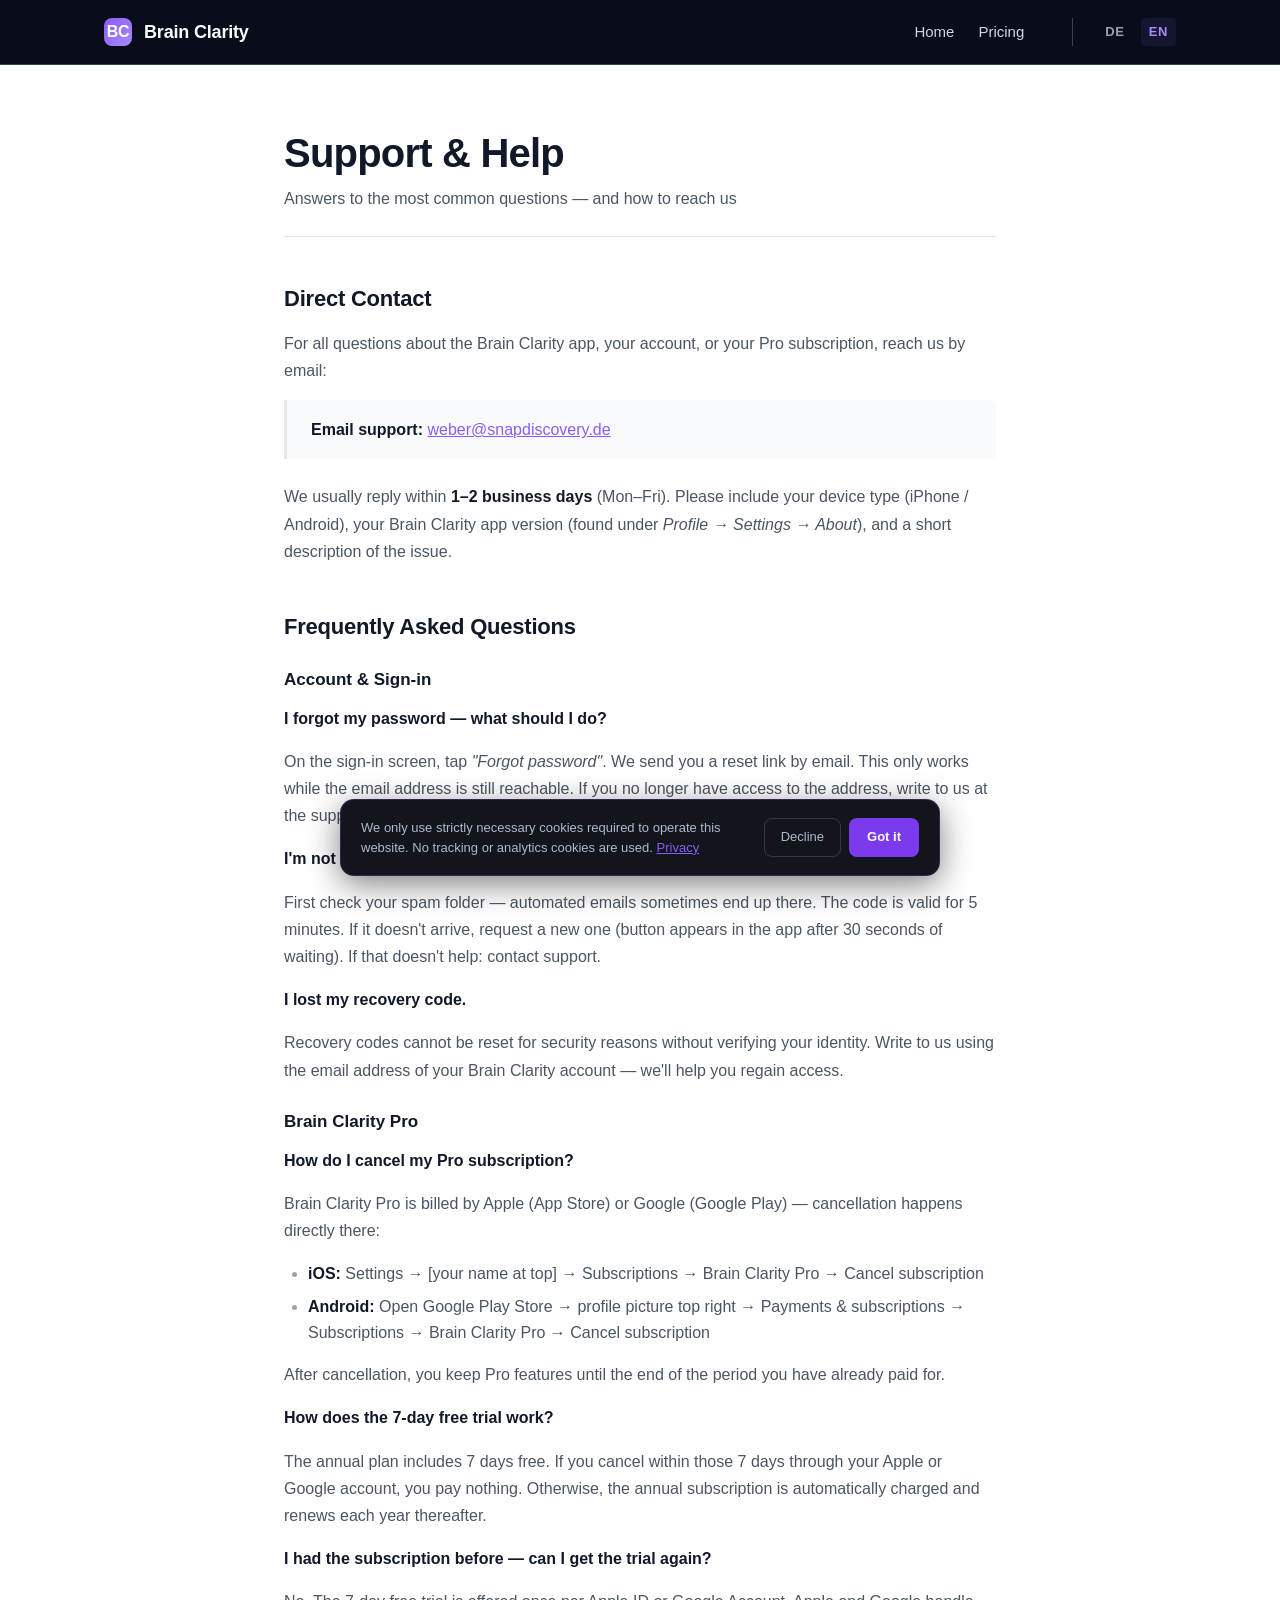
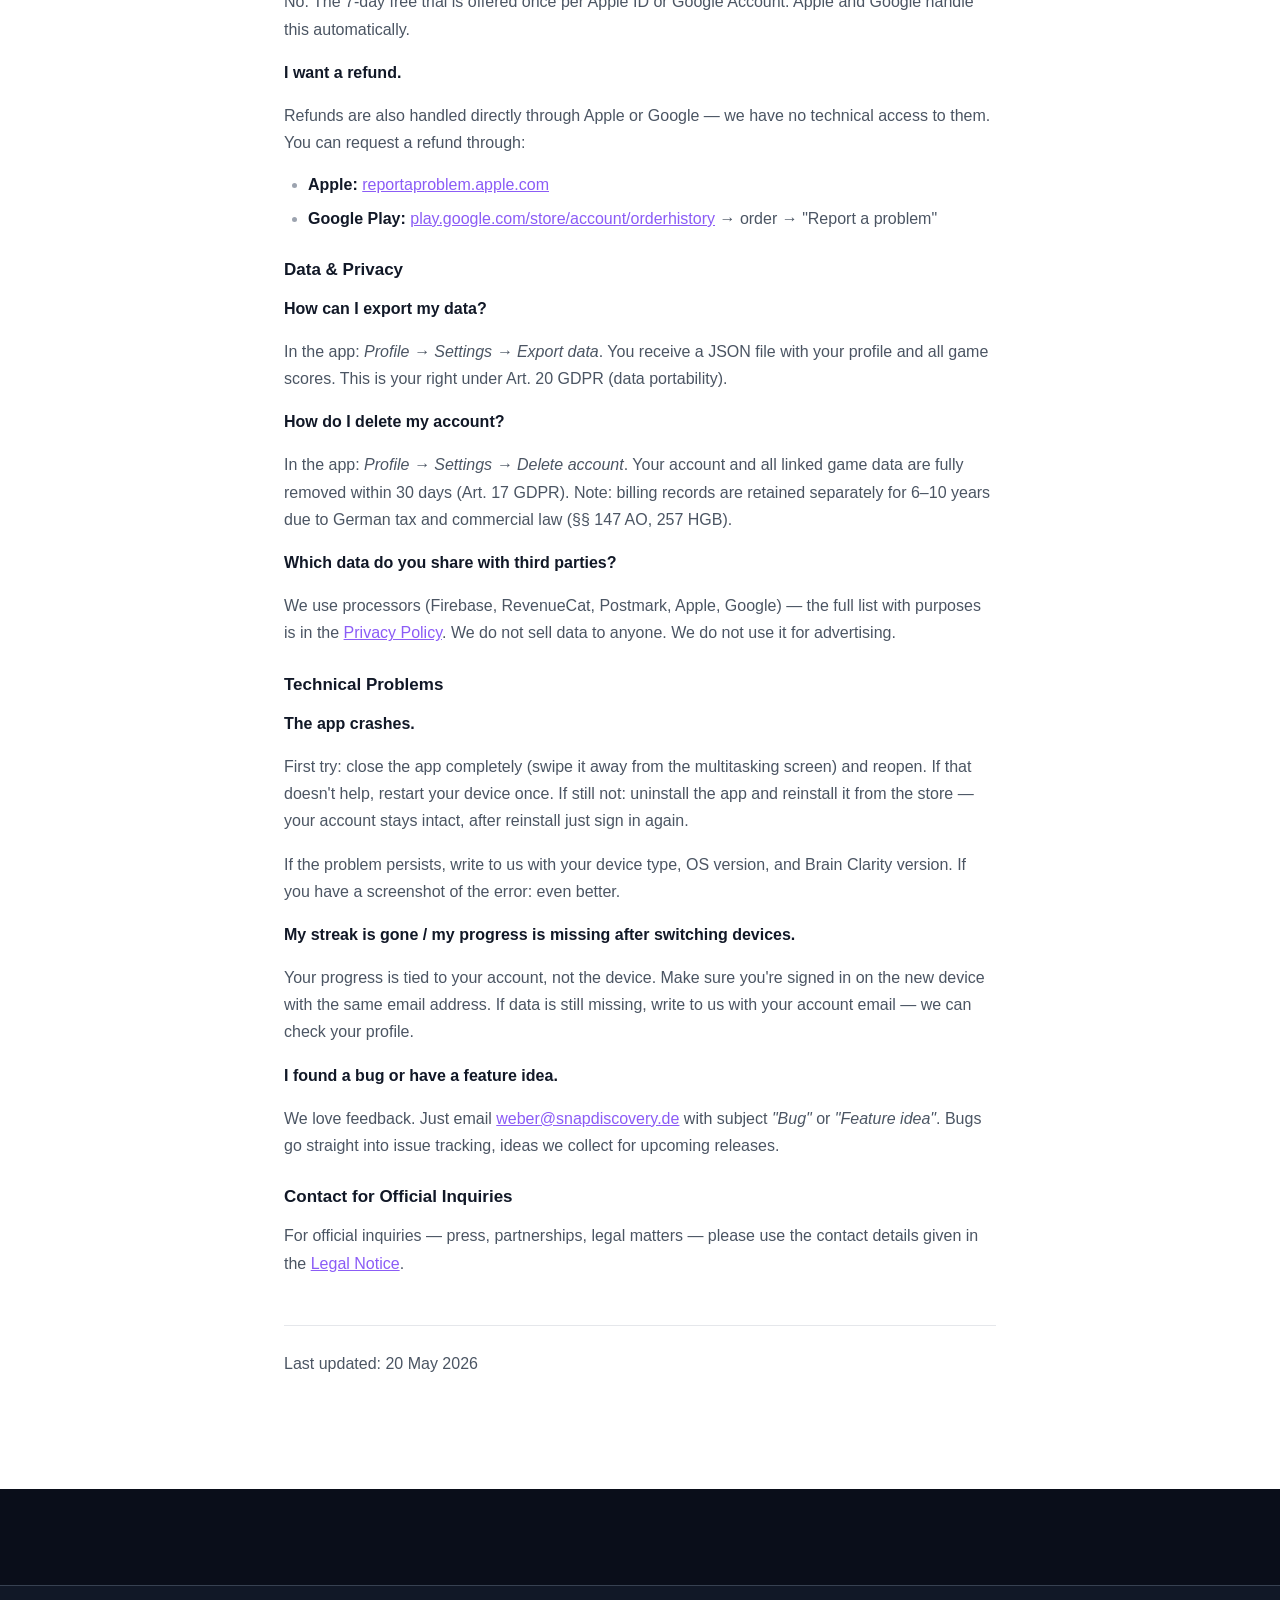
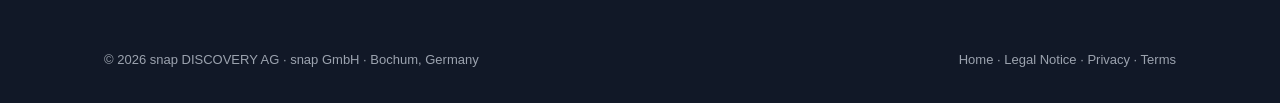
<file: en/support.html>
<!DOCTYPE html>
<html lang="en">
<head>
  <meta charset="UTF-8">
  <meta name="viewport" content="width=device-width, initial-scale=1.0">
  <title>Support &amp; Help — Brain Clarity</title>
  <meta name="description" content="Help and frequently asked questions about the Brain Clarity app. Contact email and guides for account, Pro, and data.">
  <meta name="theme-color" content="#0a0e1a">
  <link rel="stylesheet" href="../assets/styles.css">
</head>
<body>

  <nav class="nav">
    <div class="nav__inner">
      <a href="index.html" class="nav__brand">
        <span class="nav__logo">BC</span>
        <span>Brain Clarity</span>
      </a>
      <ul class="nav__links">
        <li><a href="index.html" class="nav__link">Home</a></li>
        <li class="nav__link-extra"><a href="index.html#pricing" class="nav__link">Pricing</a></li>
        <li class="nav__lang">
          <a href="../support.html">DE</a>
          <a href="support.html" class="is-active">EN</a>
        </li>
      </ul>
    </div>
  </nav>

  <main class="legal">
    <div class="legal__container">

      <h1>Support &amp; Help</h1>
      <p class="legal__subtitle">Answers to the most common questions — and how to reach us</p>

      <h2>Direct Contact</h2>
      <p>For all questions about the Brain Clarity app, your account, or your Pro subscription, reach us by email:</p>
      <div class="legal__address">
        <p><strong>Email support:</strong> <a href="mailto:weber@snapdiscovery.de">weber@snapdiscovery.de</a></p>
      </div>
      <p>We usually reply within <strong>1–2 business days</strong> (Mon–Fri). Please include your device type (iPhone / Android), your Brain Clarity app version (found under <em>Profile → Settings → About</em>), and a short description of the issue.</p>

      <h2>Frequently Asked Questions</h2>

      <h3>Account &amp; Sign-in</h3>

      <p><strong>I forgot my password — what should I do?</strong></p>
      <p>On the sign-in screen, tap <em>"Forgot password"</em>. We send you a reset link by email. This only works while the email address is still reachable. If you no longer have access to the address, write to us at the support address above.</p>

      <p><strong>I'm not receiving the 2FA code in the app / by email.</strong></p>
      <p>First check your spam folder — automated emails sometimes end up there. The code is valid for 5 minutes. If it doesn't arrive, request a new one (button appears in the app after 30 seconds of waiting). If that doesn't help: contact support.</p>

      <p><strong>I lost my recovery code.</strong></p>
      <p>Recovery codes cannot be reset for security reasons without verifying your identity. Write to us using the email address of your Brain Clarity account — we'll help you regain access.</p>

      <h3>Brain Clarity Pro</h3>

      <p><strong>How do I cancel my Pro subscription?</strong></p>
      <p>Brain Clarity Pro is billed by Apple (App Store) or Google (Google Play) — cancellation happens directly there:</p>
      <ul>
        <li><strong>iOS:</strong> Settings → [your name at top] → Subscriptions → Brain Clarity Pro → Cancel subscription</li>
        <li><strong>Android:</strong> Open Google Play Store → profile picture top right → Payments &amp; subscriptions → Subscriptions → Brain Clarity Pro → Cancel subscription</li>
      </ul>
      <p>After cancellation, you keep Pro features until the end of the period you have already paid for.</p>

      <p><strong>How does the 7-day free trial work?</strong></p>
      <p>The annual plan includes 7 days free. If you cancel within those 7 days through your Apple or Google account, you pay nothing. Otherwise, the annual subscription is automatically charged and renews each year thereafter.</p>

      <p><strong>I had the subscription before — can I get the trial again?</strong></p>
      <p>No. The 7-day free trial is offered once per Apple ID or Google Account. Apple and Google handle this automatically.</p>

      <p><strong>I want a refund.</strong></p>
      <p>Refunds are also handled directly through Apple or Google — we have no technical access to them. You can request a refund through:</p>
      <ul>
        <li><strong>Apple:</strong> <a href="https://reportaproblem.apple.com" target="_blank" rel="noopener noreferrer">reportaproblem.apple.com</a></li>
        <li><strong>Google Play:</strong> <a href="https://play.google.com/store/account/orderhistory" target="_blank" rel="noopener noreferrer">play.google.com/store/account/orderhistory</a> → order → "Report a problem"</li>
      </ul>

      <h3>Data &amp; Privacy</h3>

      <p><strong>How can I export my data?</strong></p>
      <p>In the app: <em>Profile → Settings → Export data</em>. You receive a JSON file with your profile and all game scores. This is your right under Art. 20 GDPR (data portability).</p>

      <p><strong>How do I delete my account?</strong></p>
      <p>In the app: <em>Profile → Settings → Delete account</em>. Your account and all linked game data are fully removed within 30 days (Art. 17 GDPR). Note: billing records are retained separately for 6–10 years due to German tax and commercial law (§§ 147 AO, 257 HGB).</p>

      <p><strong>Which data do you share with third parties?</strong></p>
      <p>We use processors (Firebase, RevenueCat, Postmark, Apple, Google) — the full list with purposes is in the <a href="privacy.html">Privacy Policy</a>. We do not sell data to anyone. We do not use it for advertising.</p>

      <h3>Technical Problems</h3>

      <p><strong>The app crashes.</strong></p>
      <p>First try: close the app completely (swipe it away from the multitasking screen) and reopen. If that doesn't help, restart your device once. If still not: uninstall the app and reinstall it from the store — your account stays intact, after reinstall just sign in again.</p>
      <p>If the problem persists, write to us with your device type, OS version, and Brain Clarity version. If you have a screenshot of the error: even better.</p>

      <p><strong>My streak is gone / my progress is missing after switching devices.</strong></p>
      <p>Your progress is tied to your account, not the device. Make sure you're signed in on the new device with the same email address. If data is still missing, write to us with your account email — we can check your profile.</p>

      <p><strong>I found a bug or have a feature idea.</strong></p>
      <p>We love feedback. Just email <a href="mailto:weber@snapdiscovery.de">weber@snapdiscovery.de</a> with subject <em>"Bug"</em> or <em>"Feature idea"</em>. Bugs go straight into issue tracking, ideas we collect for upcoming releases.</p>

      <h3>Contact for Official Inquiries</h3>
      <p>For official inquiries — press, partnerships, legal matters — please use the contact details given in the <a href="legal-notice.html">Legal Notice</a>.</p>

      <p class="legal__updated">Last updated: 20 May 2026</p>

    </div>
  </main>

  <footer class="footer">
    <div class="container">
      <div class="footer__bottom" style="border-top: none; padding-top: 0;">
        <span>© 2026 snap DISCOVERY AG · snap GmbH · Bochum, Germany</span>
        <span>
          <a href="index.html" style="color: inherit; text-decoration: none;">Home</a> ·
          <a href="legal-notice.html" style="color: inherit; text-decoration: none;">Legal Notice</a> ·
          <a href="privacy.html" style="color: inherit; text-decoration: none;">Privacy</a> ·
          <a href="terms.html" style="color: inherit; text-decoration: none;">Terms</a>
        </span>
      </div>
    </div>
  </footer>

  <script src="/assets/cookie-banner.js"></script>
</body>
</html>
</file>
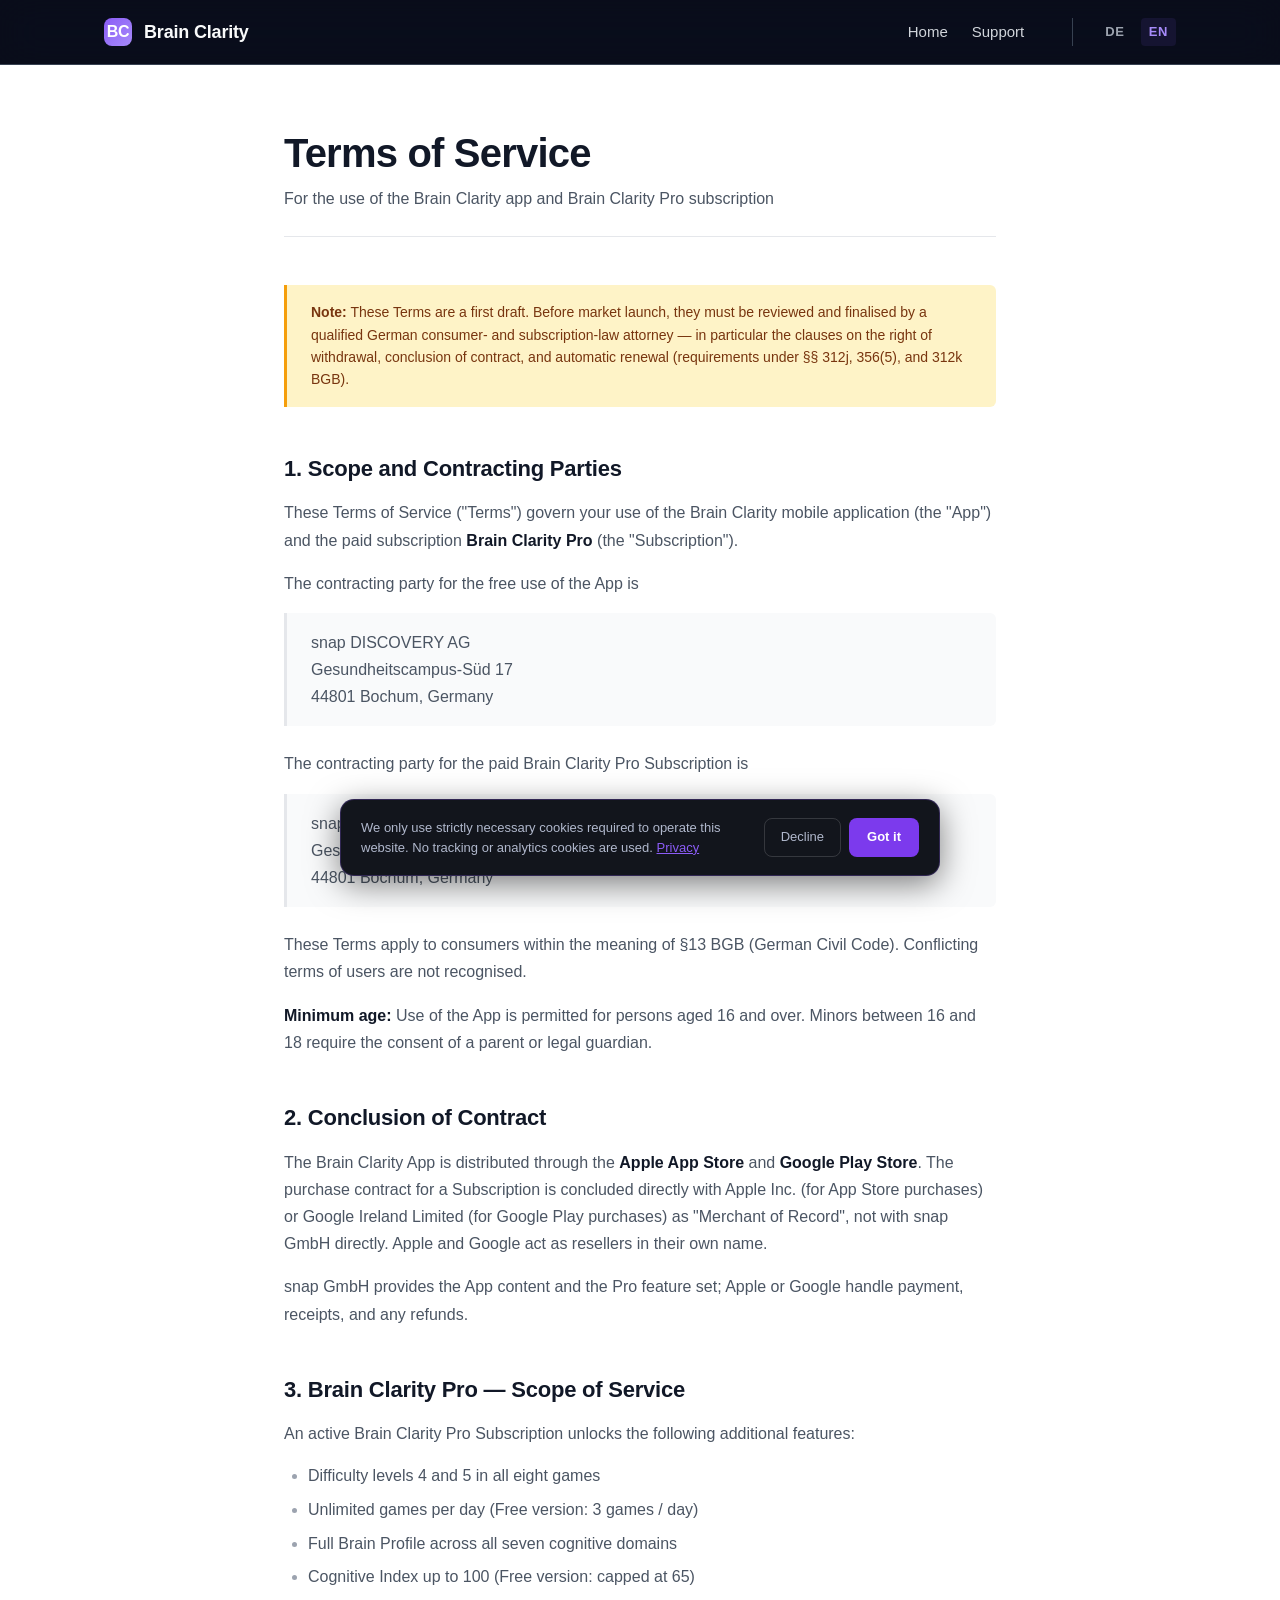
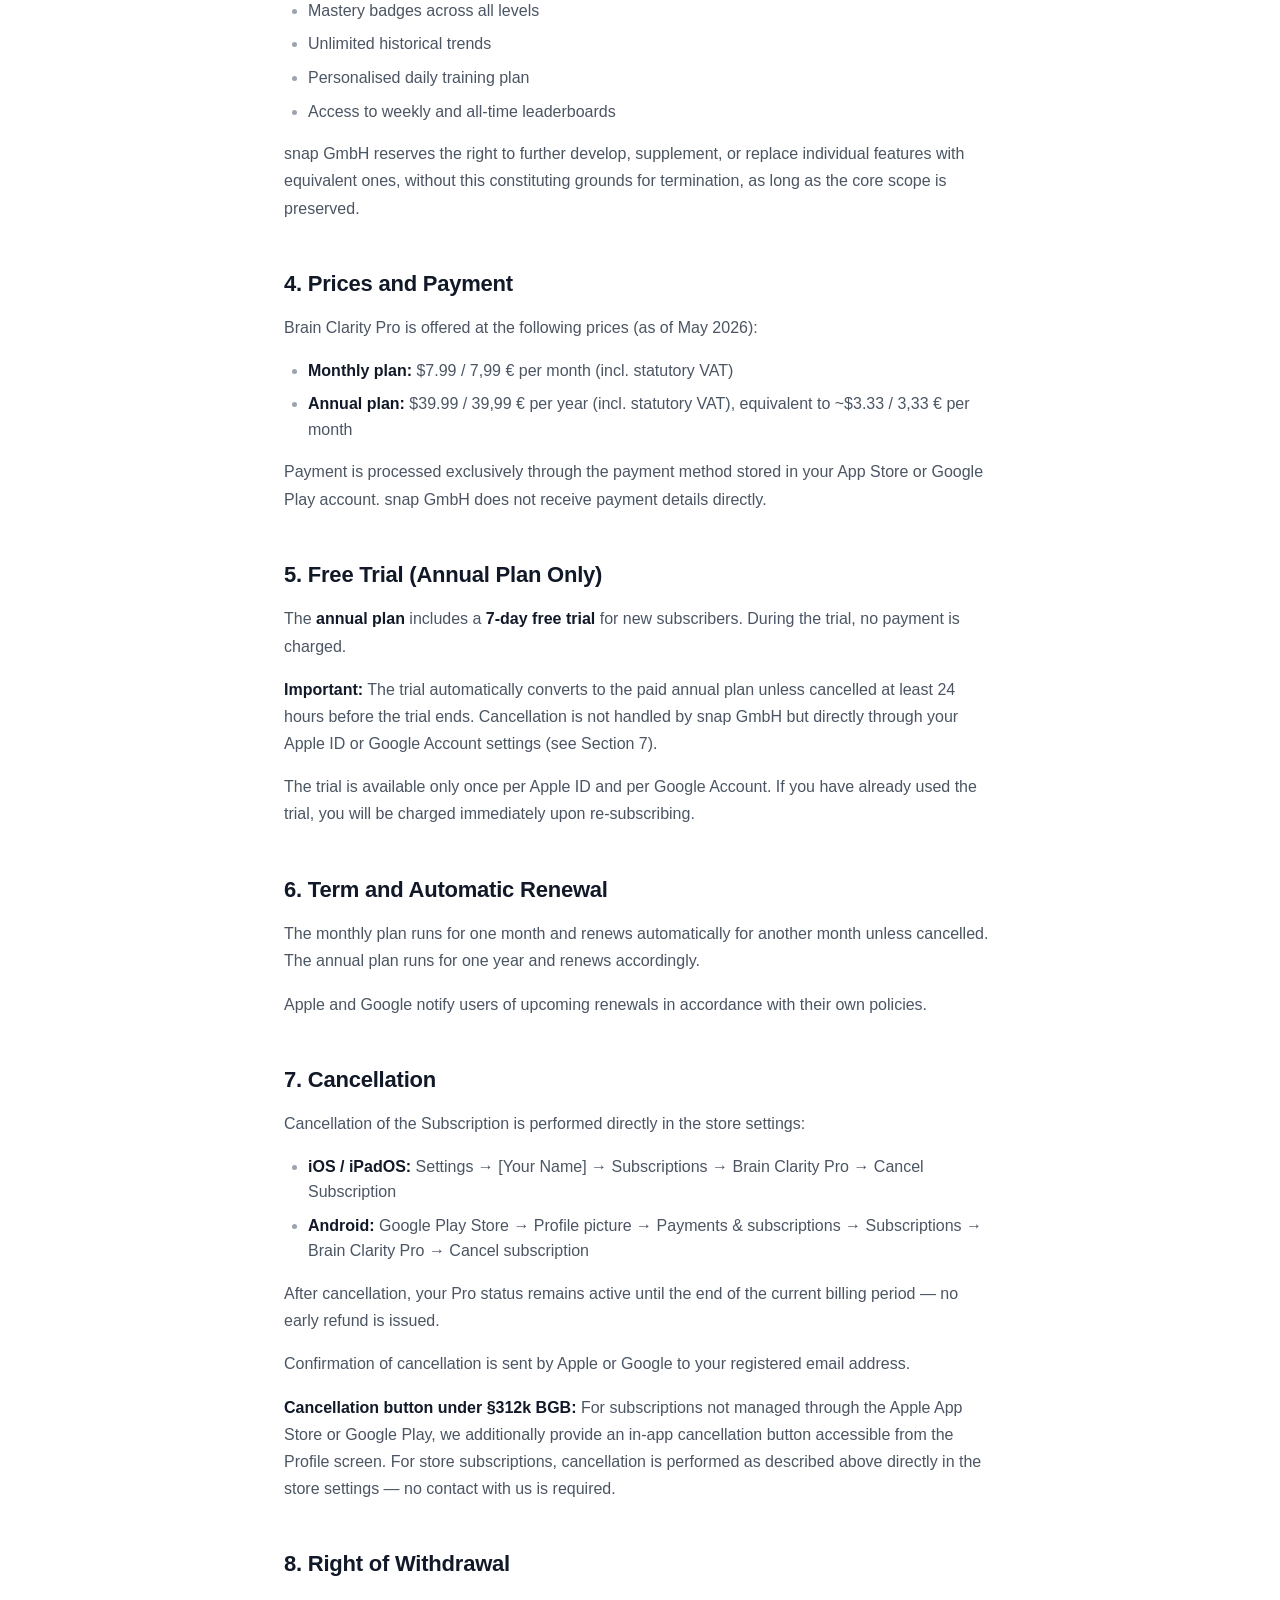
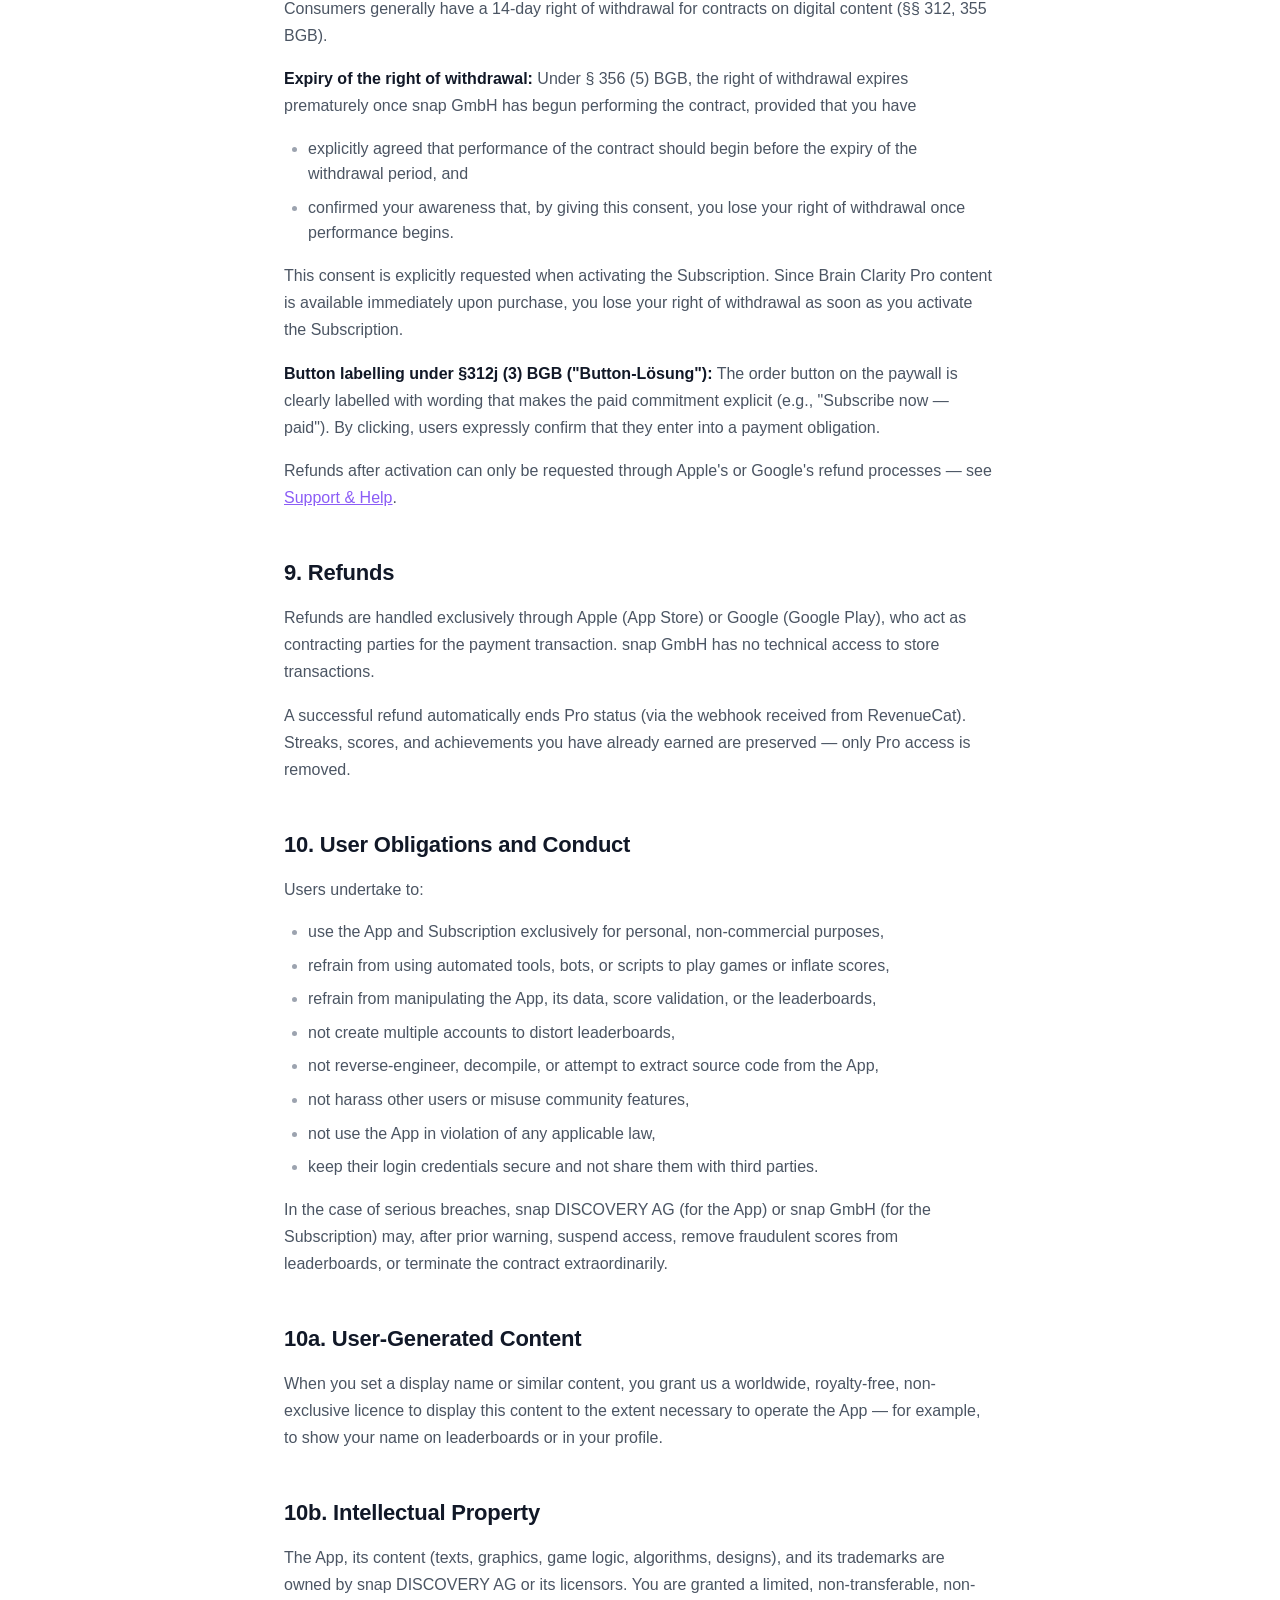
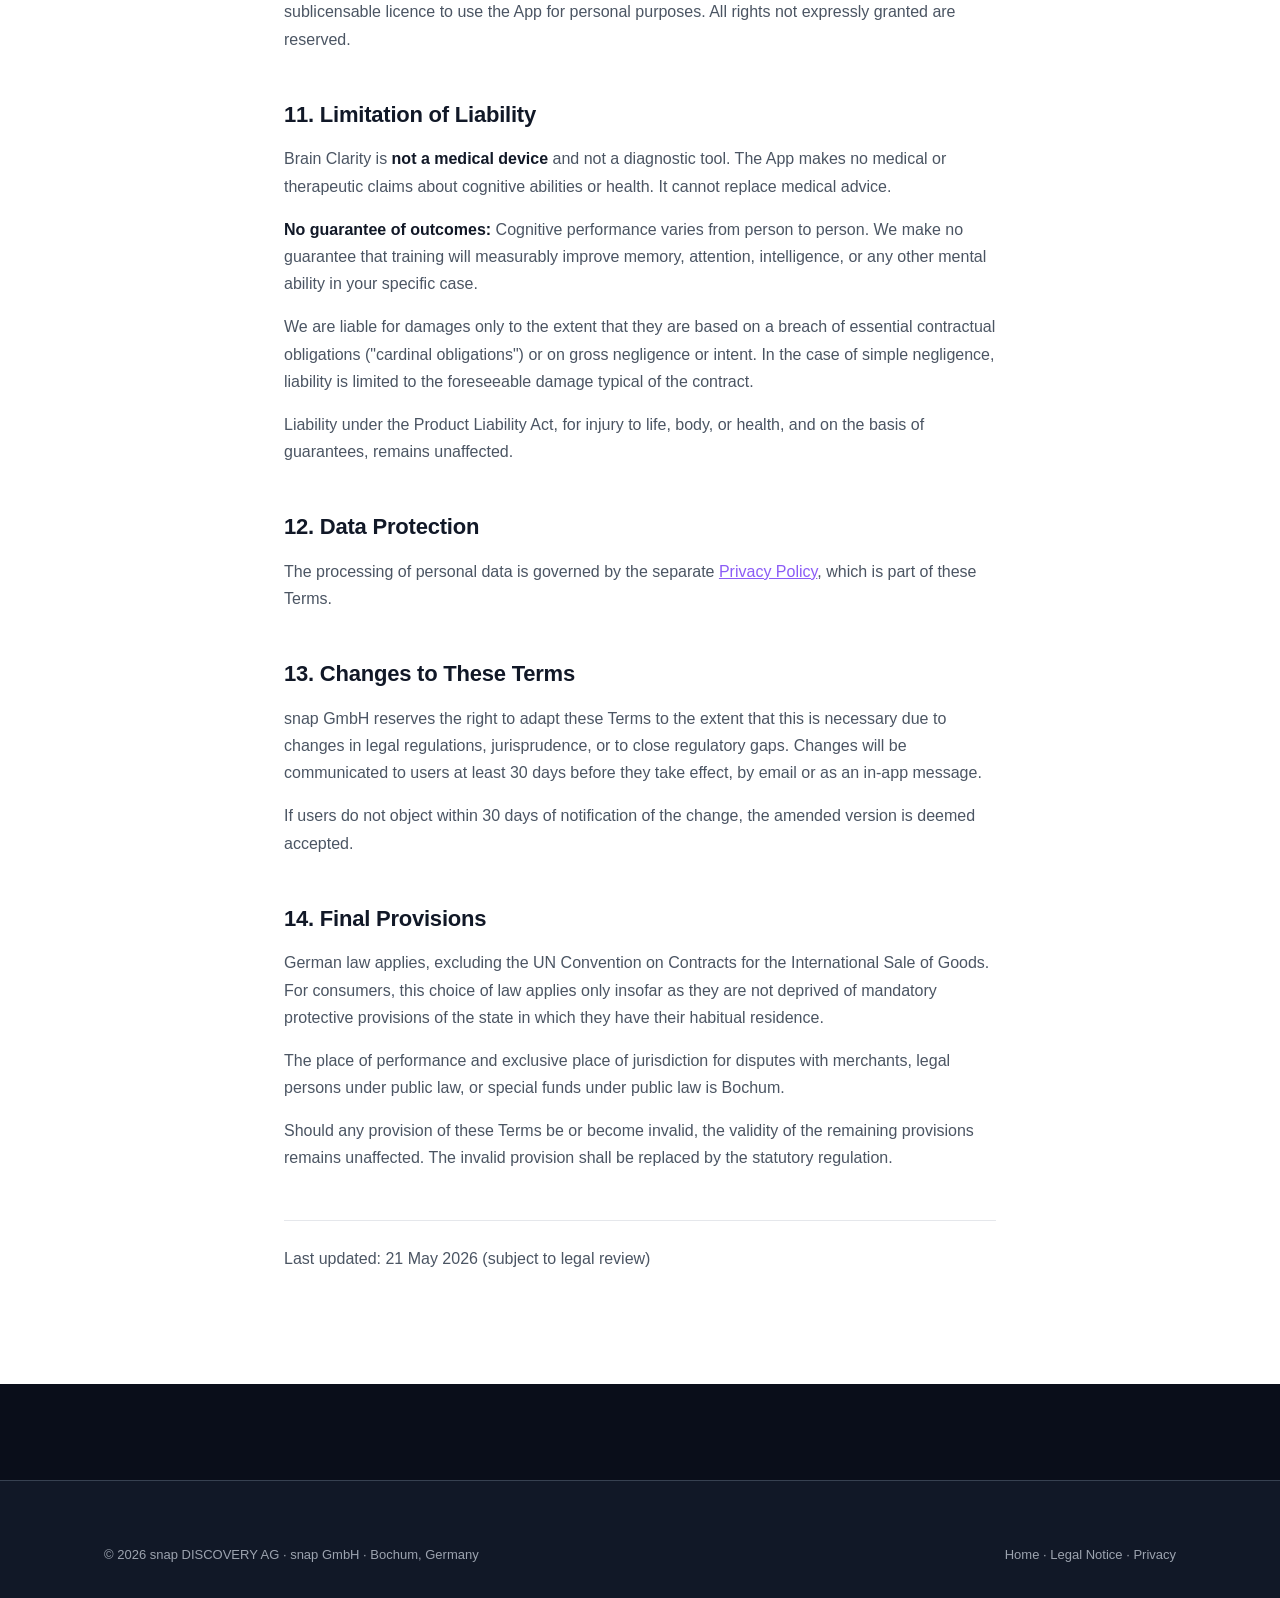
<file: en/terms.html>
<!DOCTYPE html>
<html lang="en">
<head>
  <meta charset="UTF-8">
  <meta name="viewport" content="width=device-width, initial-scale=1.0">
  <title>Terms of Service — Brain Clarity</title>
  <meta name="description" content="Terms and conditions for using the Brain Clarity app and Brain Clarity Pro subscription.">
  <meta name="theme-color" content="#0a0e1a">
  <link rel="stylesheet" href="../assets/styles.css">
</head>
<body>

  <nav class="nav">
    <div class="nav__inner">
      <a href="index.html" class="nav__brand">
        <span class="nav__logo">BC</span>
        <span>Brain Clarity</span>
      </a>
      <ul class="nav__links">
        <li><a href="index.html" class="nav__link">Home</a></li>
        <li class="nav__link-extra"><a href="support.html" class="nav__link">Support</a></li>
        <li class="nav__lang">
          <a href="../agb.html">DE</a>
          <a href="terms.html" class="is-active">EN</a>
        </li>
      </ul>
    </div>
  </nav>

  <main class="legal">
    <div class="legal__container">

      <h1>Terms of Service</h1>
      <p class="legal__subtitle">For the use of the Brain Clarity app and Brain Clarity Pro subscription</p>

      <div class="legal__note">
        <strong>Note:</strong> These Terms are a first draft. Before market launch, they must be reviewed and finalised by a qualified German consumer- and subscription-law attorney — in particular the clauses on the right of withdrawal, conclusion of contract, and automatic renewal (requirements under §§ 312j, 356(5), and 312k BGB).
      </div>

      <h2>1. Scope and Contracting Parties</h2>
      <p>These Terms of Service ("Terms") govern your use of the Brain Clarity mobile application (the "App") and the paid subscription <strong>Brain Clarity Pro</strong> (the "Subscription").</p>
      <p>The contracting party for the free use of the App is</p>
      <div class="legal__address">
        <p>snap DISCOVERY AG<br>
        Gesundheitscampus-Süd 17<br>
        44801 Bochum, Germany</p>
      </div>
      <p>The contracting party for the paid Brain Clarity Pro Subscription is</p>
      <div class="legal__address">
        <p>snap GmbH<br>
        Gesundheitscampus-Süd 17<br>
        44801 Bochum, Germany</p>
      </div>
      <p>These Terms apply to consumers within the meaning of §13 BGB (German Civil Code). Conflicting terms of users are not recognised.</p>

      <p><strong>Minimum age:</strong> Use of the App is permitted for persons aged 16 and over. Minors between 16 and 18 require the consent of a parent or legal guardian.</p>

      <h2>2. Conclusion of Contract</h2>
      <p>The Brain Clarity App is distributed through the <strong>Apple App Store</strong> and <strong>Google Play Store</strong>. The purchase contract for a Subscription is concluded directly with Apple Inc. (for App Store purchases) or Google Ireland Limited (for Google Play purchases) as "Merchant of Record", not with snap GmbH directly. Apple and Google act as resellers in their own name.</p>
      <p>snap GmbH provides the App content and the Pro feature set; Apple or Google handle payment, receipts, and any refunds.</p>

      <h2>3. Brain Clarity Pro — Scope of Service</h2>
      <p>An active Brain Clarity Pro Subscription unlocks the following additional features:</p>
      <ul>
        <li>Difficulty levels 4 and 5 in all eight games</li>
        <li>Unlimited games per day (Free version: 3 games / day)</li>
        <li>Full Brain Profile across all seven cognitive domains</li>
        <li>Cognitive Index up to 100 (Free version: capped at 65)</li>
        <li>Mastery badges across all levels</li>
        <li>Unlimited historical trends</li>
        <li>Personalised daily training plan</li>
        <li>Access to weekly and all-time leaderboards</li>
      </ul>
      <p>snap GmbH reserves the right to further develop, supplement, or replace individual features with equivalent ones, without this constituting grounds for termination, as long as the core scope is preserved.</p>

      <h2>4. Prices and Payment</h2>
      <p>Brain Clarity Pro is offered at the following prices (as of May 2026):</p>
      <ul>
        <li><strong>Monthly plan:</strong> $7.99 / 7,99 € per month (incl. statutory VAT)</li>
        <li><strong>Annual plan:</strong> $39.99 / 39,99 € per year (incl. statutory VAT), equivalent to ~$3.33 / 3,33 € per month</li>
      </ul>
      <p>Payment is processed exclusively through the payment method stored in your App Store or Google Play account. snap GmbH does not receive payment details directly.</p>

      <h2>5. Free Trial (Annual Plan Only)</h2>
      <p>The <strong>annual plan</strong> includes a <strong>7-day free trial</strong> for new subscribers. During the trial, no payment is charged.</p>
      <p><strong>Important:</strong> The trial automatically converts to the paid annual plan unless cancelled at least 24 hours before the trial ends. Cancellation is not handled by snap GmbH but directly through your Apple ID or Google Account settings (see Section 7).</p>
      <p>The trial is available only once per Apple ID and per Google Account. If you have already used the trial, you will be charged immediately upon re-subscribing.</p>

      <h2>6. Term and Automatic Renewal</h2>
      <p>The monthly plan runs for one month and renews automatically for another month unless cancelled. The annual plan runs for one year and renews accordingly.</p>
      <p>Apple and Google notify users of upcoming renewals in accordance with their own policies.</p>

      <h2>7. Cancellation</h2>
      <p>Cancellation of the Subscription is performed directly in the store settings:</p>
      <ul>
        <li><strong>iOS / iPadOS:</strong> Settings → [Your Name] → Subscriptions → Brain Clarity Pro → Cancel Subscription</li>
        <li><strong>Android:</strong> Google Play Store → Profile picture → Payments &amp; subscriptions → Subscriptions → Brain Clarity Pro → Cancel subscription</li>
      </ul>
      <p>After cancellation, your Pro status remains active until the end of the current billing period — no early refund is issued.</p>
      <p>Confirmation of cancellation is sent by Apple or Google to your registered email address.</p>

      <p>
        <strong>Cancellation button under §312k BGB:</strong> For subscriptions not managed
        through the Apple App Store or Google Play, we additionally provide an in-app
        cancellation button accessible from the Profile screen. For store subscriptions,
        cancellation is performed as described above directly in the store settings — no
        contact with us is required.
      </p>

      <h2>8. Right of Withdrawal</h2>
      <p>Consumers generally have a 14-day right of withdrawal for contracts on digital content (§§ 312, 355 BGB).</p>
      <p><strong>Expiry of the right of withdrawal:</strong> Under § 356 (5) BGB, the right of withdrawal expires prematurely once snap GmbH has begun performing the contract, provided that you have</p>
      <ul>
        <li>explicitly agreed that performance of the contract should begin before the expiry of the withdrawal period, and</li>
        <li>confirmed your awareness that, by giving this consent, you lose your right of withdrawal once performance begins.</li>
      </ul>
      <p>This consent is explicitly requested when activating the Subscription. Since Brain Clarity Pro content is available immediately upon purchase, you lose your right of withdrawal as soon as you activate the Subscription.</p>
      <p>
        <strong>Button labelling under §312j (3) BGB ("Button-Lösung"):</strong> The order
        button on the paywall is clearly labelled with wording that makes the paid commitment
        explicit (e.g., "Subscribe now — paid"). By clicking, users expressly confirm that
        they enter into a payment obligation.
      </p>
      <p>Refunds after activation can only be requested through Apple's or Google's refund processes — see <a href="support.html">Support &amp; Help</a>.</p>

      <h2>9. Refunds</h2>
      <p>Refunds are handled exclusively through Apple (App Store) or Google (Google Play), who act as contracting parties for the payment transaction. snap GmbH has no technical access to store transactions.</p>
      <p>A successful refund automatically ends Pro status (via the webhook received from RevenueCat). Streaks, scores, and achievements you have already earned are preserved — only Pro access is removed.</p>

      <h2>10. User Obligations and Conduct</h2>
      <p>Users undertake to:</p>
      <ul>
        <li>use the App and Subscription exclusively for personal, non-commercial purposes,</li>
        <li>refrain from using automated tools, bots, or scripts to play games or inflate scores,</li>
        <li>refrain from manipulating the App, its data, score validation, or the leaderboards,</li>
        <li>not create multiple accounts to distort leaderboards,</li>
        <li>not reverse-engineer, decompile, or attempt to extract source code from the App,</li>
        <li>not harass other users or misuse community features,</li>
        <li>not use the App in violation of any applicable law,</li>
        <li>keep their login credentials secure and not share them with third parties.</li>
      </ul>
      <p>In the case of serious breaches, snap DISCOVERY AG (for the App) or snap GmbH (for the Subscription) may, after prior warning, suspend access, remove fraudulent scores from leaderboards, or terminate the contract extraordinarily.</p>

      <h2>10a. User-Generated Content</h2>
      <p>When you set a display name or similar content, you grant us a worldwide, royalty-free, non-exclusive licence to display this content to the extent necessary to operate the App — for example, to show your name on leaderboards or in your profile.</p>

      <h2>10b. Intellectual Property</h2>
      <p>The App, its content (texts, graphics, game logic, algorithms, designs), and its trademarks are owned by snap DISCOVERY AG or its licensors. You are granted a limited, non-transferable, non-sublicensable licence to use the App for personal purposes. All rights not expressly granted are reserved.</p>

      <h2>11. Limitation of Liability</h2>
      <p>Brain Clarity is <strong>not a medical device</strong> and not a diagnostic tool. The App makes no medical or therapeutic claims about cognitive abilities or health. It cannot replace medical advice.</p>
      <p><strong>No guarantee of outcomes:</strong> Cognitive performance varies from person to person. We make no guarantee that training will measurably improve memory, attention, intelligence, or any other mental ability in your specific case.</p>
      <p>We are liable for damages only to the extent that they are based on a breach of essential contractual obligations ("cardinal obligations") or on gross negligence or intent. In the case of simple negligence, liability is limited to the foreseeable damage typical of the contract.</p>
      <p>Liability under the Product Liability Act, for injury to life, body, or health, and on the basis of guarantees, remains unaffected.</p>

      <h2>12. Data Protection</h2>
      <p>The processing of personal data is governed by the separate <a href="privacy.html">Privacy Policy</a>, which is part of these Terms.</p>

      <h2>13. Changes to These Terms</h2>
      <p>snap GmbH reserves the right to adapt these Terms to the extent that this is necessary due to changes in legal regulations, jurisprudence, or to close regulatory gaps. Changes will be communicated to users at least 30 days before they take effect, by email or as an in-app message.</p>
      <p>If users do not object within 30 days of notification of the change, the amended version is deemed accepted.</p>

      <h2>14. Final Provisions</h2>
      <p>German law applies, excluding the UN Convention on Contracts for the International Sale of Goods. For consumers, this choice of law applies only insofar as they are not deprived of mandatory protective provisions of the state in which they have their habitual residence.</p>
      <p>The place of performance and exclusive place of jurisdiction for disputes with merchants, legal persons under public law, or special funds under public law is Bochum.</p>
      <p>Should any provision of these Terms be or become invalid, the validity of the remaining provisions remains unaffected. The invalid provision shall be replaced by the statutory regulation.</p>

      <p class="legal__updated">Last updated: 21 May 2026 (subject to legal review)</p>

    </div>
  </main>

  <footer class="footer">
    <div class="container">
      <div class="footer__bottom" style="border-top: none; padding-top: 0;">
        <span>© 2026 snap DISCOVERY AG · snap GmbH · Bochum, Germany</span>
        <span>
          <a href="index.html" style="color: inherit; text-decoration: none;">Home</a> ·
          <a href="legal-notice.html" style="color: inherit; text-decoration: none;">Legal Notice</a> ·
          <a href="privacy.html" style="color: inherit; text-decoration: none;">Privacy</a>
        </span>
      </div>
    </div>
  </footer>

  <script src="/assets/cookie-banner.js"></script>
</body>
</html>
</file>
<file: assets/styles.css>
/* =========================================================================
   Brain Clarity Website — Shared Styles
   ========================================================================= */

/* -- Reset --------------------------------------------------------------- */
*, *::before, *::after { box-sizing: border-box; margin: 0; padding: 0; }
html { -webkit-text-size-adjust: 100%; scroll-behavior: smooth; }
img, svg { display: block; max-width: 100%; height: auto; }
button { font: inherit; cursor: pointer; border: none; background: none; }

/* -- Design Tokens ------------------------------------------------------- */
:root {
  /* Colors — Brain Clarity palette */
  --bg-primary: #0a0e1a;          /* Deep ink background */
  --bg-secondary: #111827;        /* Cards, sections */
  --bg-tertiary: #1f2937;         /* Elevated elements */
  --bg-light: #f9fafb;            /* Light sections */
  --bg-light-alt: #ffffff;        /* Pure white for legal pages */

  --text-primary: #f9fafb;        /* Main text on dark */
  --text-secondary: #d1d5db;      /* Subdued text on dark */
  --text-muted: #9ca3af;          /* Captions on dark */
  --text-dark: #111827;           /* Main text on light */
  --text-dark-secondary: #4b5563; /* Subdued text on light */

  --accent: #8b5cf6;              /* Primary purple — energy */
  --accent-soft: #a78bfa;
  --accent-glow: rgba(139, 92, 246, 0.25);

  --success: #10b981;
  --warning: #f59e0b;
  --border-dark: #374151;
  --border-light: #e5e7eb;

  /* Type */
  --font-system: -apple-system, BlinkMacSystemFont, "Segoe UI", Roboto,
    Oxygen, Ubuntu, Cantarell, "Helvetica Neue", Arial, sans-serif;
  --font-mono: ui-monospace, SFMono-Regular, "SF Mono", Menlo, Monaco,
    Consolas, monospace;

  /* Spacing */
  --space-1: 4px;
  --space-2: 8px;
  --space-3: 12px;
  --space-4: 16px;
  --space-5: 24px;
  --space-6: 32px;
  --space-7: 48px;
  --space-8: 64px;
  --space-9: 96px;
  --space-10: 128px;

  /* Layout */
  --content-max: 1120px;
  --content-narrow: 760px;
  --radius-sm: 6px;
  --radius-md: 12px;
  --radius-lg: 20px;

  /* Shadows */
  --shadow-sm: 0 1px 2px rgba(0, 0, 0, 0.4);
  --shadow-md: 0 4px 16px rgba(0, 0, 0, 0.3);
  --shadow-lg: 0 20px 60px rgba(0, 0, 0, 0.4);
  --shadow-glow: 0 0 40px var(--accent-glow);
}

/* -- Base ---------------------------------------------------------------- */
body {
  font-family: var(--font-system);
  font-size: 16px;
  line-height: 1.6;
  color: var(--text-primary);
  background: var(--bg-primary);
  -webkit-font-smoothing: antialiased;
  -moz-osx-font-smoothing: grayscale;
}

.container {
  width: 100%;
  max-width: var(--content-max);
  margin: 0 auto;
  padding: 0 var(--space-5);
}

.container-narrow {
  width: 100%;
  max-width: var(--content-narrow);
  margin: 0 auto;
  padding: 0 var(--space-5);
}

/* -- Navigation --------------------------------------------------------- */
.nav {
  position: sticky;
  top: 0;
  z-index: 100;
  background: rgba(10, 14, 26, 0.85);
  backdrop-filter: saturate(180%) blur(20px);
  -webkit-backdrop-filter: saturate(180%) blur(20px);
  border-bottom: 1px solid var(--border-dark);
}
.nav__inner {
  display: flex;
  align-items: center;
  justify-content: space-between;
  height: 64px;
  max-width: var(--content-max);
  margin: 0 auto;
  padding: 0 var(--space-5);
}
.nav__brand {
  display: flex;
  align-items: center;
  gap: var(--space-3);
  text-decoration: none;
  color: var(--text-primary);
  font-weight: 700;
  font-size: 18px;
  letter-spacing: -0.01em;
}
.nav__logo {
  width: 28px;
  height: 28px;
  border-radius: 8px;
  background: linear-gradient(135deg, var(--accent), var(--accent-soft));
  display: flex;
  align-items: center;
  justify-content: center;
  font-size: 16px;
  font-weight: 800;
  color: #fff;
}
.nav__links {
  display: flex;
  align-items: center;
  gap: var(--space-5);
  list-style: none;
}
.nav__link {
  color: var(--text-secondary);
  text-decoration: none;
  font-size: 15px;
  font-weight: 500;
  transition: color 0.2s;
}
.nav__link:hover { color: var(--text-primary); }
.nav__lang {
  display: flex;
  gap: var(--space-2);
  margin-left: var(--space-5);
  padding-left: var(--space-5);
  border-left: 1px solid var(--border-dark);
}
.nav__lang a {
  color: var(--text-muted);
  text-decoration: none;
  font-size: 13px;
  font-weight: 600;
  letter-spacing: 0.05em;
  padding: 4px 8px;
  border-radius: 4px;
  transition: all 0.2s;
}
.nav__lang a.is-active {
  color: var(--accent-soft);
  background: rgba(139, 92, 246, 0.1);
}
.nav__lang a:hover { color: var(--text-primary); }

/* -- Hero --------------------------------------------------------------- */
.hero {
  position: relative;
  padding: var(--space-9) 0 var(--space-9);
  overflow: hidden;
}
.hero::before {
  content: '';
  position: absolute;
  top: -200px;
  left: 50%;
  transform: translateX(-50%);
  width: 800px;
  height: 800px;
  background: radial-gradient(circle, var(--accent-glow) 0%, transparent 60%);
  pointer-events: none;
}
.hero__content {
  position: relative;
  text-align: center;
  max-width: 760px;
  margin: 0 auto;
}
.hero__eyebrow {
  display: inline-block;
  font-size: 13px;
  font-weight: 600;
  letter-spacing: 0.1em;
  text-transform: uppercase;
  color: var(--accent-soft);
  margin-bottom: var(--space-5);
  padding: 6px 14px;
  background: rgba(139, 92, 246, 0.1);
  border: 1px solid rgba(139, 92, 246, 0.3);
  border-radius: 999px;
}
.hero__title {
  font-size: clamp(36px, 6vw, 64px);
  line-height: 1.05;
  letter-spacing: -0.03em;
  font-weight: 800;
  margin-bottom: var(--space-5);
  background: linear-gradient(180deg, #fff 0%, #d1d5db 100%);
  -webkit-background-clip: text;
  background-clip: text;
  -webkit-text-fill-color: transparent;
}
.hero__subtitle {
  font-size: clamp(18px, 2.5vw, 22px);
  line-height: 1.5;
  color: var(--text-secondary);
  margin-bottom: var(--space-7);
  max-width: 600px;
  margin-left: auto;
  margin-right: auto;
}
.hero__cta {
  display: flex;
  flex-wrap: wrap;
  gap: var(--space-4);
  justify-content: center;
  align-items: center;
}

/* -- Buttons ------------------------------------------------------------ */
.btn {
  display: inline-flex;
  align-items: center;
  justify-content: center;
  gap: var(--space-2);
  padding: 14px 28px;
  font-size: 16px;
  font-weight: 600;
  border-radius: var(--radius-md);
  text-decoration: none;
  transition: all 0.2s;
  cursor: pointer;
  white-space: nowrap;
}
.btn--primary {
  background: var(--accent);
  color: #fff;
  box-shadow: var(--shadow-md), var(--shadow-glow);
}
.btn--primary:hover {
  background: var(--accent-soft);
  transform: translateY(-1px);
  box-shadow: var(--shadow-lg), var(--shadow-glow);
}
.btn--secondary {
  background: var(--bg-tertiary);
  color: var(--text-primary);
  border: 1px solid var(--border-dark);
}
.btn--secondary:hover {
  background: var(--bg-secondary);
  border-color: var(--accent);
}
.btn--store {
  display: inline-flex;
  align-items: center;
  gap: var(--space-3);
  padding: 12px 22px;
  background: #000;
  color: #fff;
  border-radius: 10px;
  border: 1px solid #1f2937;
  font-weight: 500;
  text-decoration: none;
  font-size: 14px;
}
.btn--store:hover { border-color: var(--accent); }
.btn--store__icon { font-size: 22px; line-height: 1; }
.btn--store__label { display: flex; flex-direction: column; align-items: flex-start; line-height: 1.1; gap: 2px; }
.btn--store__hint { font-size: 10px; opacity: 0.7; }
.btn--store__store { font-size: 16px; font-weight: 600; }

/* -- Section base ------------------------------------------------------- */
.section {
  padding: var(--space-9) 0;
}
.section--light {
  background: var(--bg-light);
  color: var(--text-dark);
}
.section--light h2, .section--light h3 { color: var(--text-dark); }
.section--light p { color: var(--text-dark-secondary); }
.section__title {
  font-size: clamp(28px, 4vw, 40px);
  line-height: 1.15;
  letter-spacing: -0.02em;
  font-weight: 800;
  text-align: center;
  margin-bottom: var(--space-5);
}
.section__subtitle {
  font-size: 18px;
  line-height: 1.6;
  color: var(--text-secondary);
  text-align: center;
  max-width: 600px;
  margin: 0 auto var(--space-8);
}
.section--light .section__subtitle { color: var(--text-dark-secondary); }

/* -- Feature Grid ------------------------------------------------------- */
.games-grid {
  display: grid;
  grid-template-columns: repeat(auto-fit, minmax(280px, 1fr));
  gap: var(--space-4);
  margin-top: var(--space-7);
}
.game-card {
  padding: var(--space-5);
  background: var(--bg-secondary);
  border: 1px solid var(--border-dark);
  border-radius: var(--radius-md);
  transition: all 0.2s;
}
.game-card:hover {
  border-color: var(--accent);
  transform: translateY(-2px);
  box-shadow: var(--shadow-md);
}
.game-card__title {
  font-size: 18px;
  font-weight: 700;
  margin-bottom: var(--space-2);
  color: var(--text-primary) !important;
}
.game-card__desc {
  font-size: 14px;
  color: var(--text-secondary) !important;
  line-height: 1.5;
}

/* -- Domains list (Brain Profile) -------------------------------------- */
.domains {
  display: grid;
  grid-template-columns: repeat(auto-fit, minmax(220px, 1fr));
  gap: var(--space-3);
  margin-top: var(--space-7);
}
.domain {
  padding: var(--space-4);
  background: var(--bg-secondary);
  border: 1px solid var(--border-dark);
  border-radius: var(--radius-sm);
  font-size: 15px;
  font-weight: 500;
  text-align: center;
}

/* -- Pricing ------------------------------------------------------------ */
.pricing {
  display: grid;
  grid-template-columns: repeat(auto-fit, minmax(280px, 1fr));
  gap: var(--space-5);
  margin-top: var(--space-7);
  max-width: 720px;
  margin-left: auto;
  margin-right: auto;
}
.plan {
  position: relative;
  padding: var(--space-7) var(--space-5);
  background: var(--bg-secondary);
  border: 1px solid var(--border-dark);
  border-radius: var(--radius-lg);
}
.plan--featured {
  border-color: var(--accent);
  background: linear-gradient(180deg, var(--bg-secondary), rgba(139, 92, 246, 0.05));
  box-shadow: var(--shadow-glow);
}
.plan__badge {
  position: absolute;
  top: -12px;
  left: 50%;
  transform: translateX(-50%);
  background: var(--accent);
  color: #fff;
  padding: 4px 14px;
  border-radius: 999px;
  font-size: 12px;
  font-weight: 600;
  letter-spacing: 0.05em;
  text-transform: uppercase;
}
.plan__name {
  font-size: 14px;
  font-weight: 600;
  letter-spacing: 0.1em;
  text-transform: uppercase;
  color: var(--text-muted);
  margin-bottom: var(--space-3);
}
.plan__price {
  font-size: 48px;
  font-weight: 800;
  letter-spacing: -0.03em;
  margin-bottom: var(--space-2);
  color: var(--text-primary);
}
.plan__price small { font-size: 18px; font-weight: 500; color: var(--text-muted); }
.plan__trial {
  font-size: 14px;
  color: var(--accent-soft);
  margin-bottom: var(--space-5);
  font-weight: 500;
}
.plan__features {
  list-style: none;
  margin-top: var(--space-5);
  padding: 0;
}
.plan__features li {
  padding: var(--space-2) 0;
  border-bottom: 1px solid var(--border-dark);
  font-size: 15px;
  color: var(--text-secondary);
  display: flex;
  align-items: center;
  gap: var(--space-2);
}
.plan__features li::before {
  content: '✓';
  color: var(--accent-soft);
  font-weight: 700;
}
.plan__features li:last-child { border-bottom: none; }

/* -- FAQ ---------------------------------------------------------------- */
.faq {
  max-width: 720px;
  margin: 0 auto;
}
.faq__item {
  border-bottom: 1px solid var(--border-light);
  padding: var(--space-5) 0;
}
.faq__item:first-child { padding-top: var(--space-4); }
.faq__question {
  font-size: 18px;
  font-weight: 700;
  margin-bottom: var(--space-3);
  color: var(--text-dark);
}
.faq__answer {
  font-size: 16px;
  line-height: 1.6;
  color: var(--text-dark-secondary);
}

/* -- Footer ------------------------------------------------------------- */
.footer {
  background: var(--bg-secondary);
  border-top: 1px solid var(--border-dark);
  padding: var(--space-8) 0 var(--space-6);
  margin-top: var(--space-9);
}
.footer__grid {
  display: grid;
  grid-template-columns: 2fr 1fr 1fr 1fr;
  gap: var(--space-6);
  margin-bottom: var(--space-8);
}
.footer__brand {
  display: flex;
  align-items: center;
  gap: var(--space-3);
  margin-bottom: var(--space-3);
  font-weight: 700;
  font-size: 18px;
}
.footer__tagline {
  font-size: 14px;
  color: var(--text-muted);
  line-height: 1.5;
}
.footer__col-title {
  font-size: 12px;
  font-weight: 600;
  letter-spacing: 0.1em;
  text-transform: uppercase;
  color: var(--text-muted);
  margin-bottom: var(--space-3);
}
.footer__links { list-style: none; }
.footer__links li { margin-bottom: var(--space-2); }
.footer__links a {
  color: var(--text-secondary);
  text-decoration: none;
  font-size: 14px;
  transition: color 0.2s;
}
.footer__links a:hover { color: var(--text-primary); }
.footer__bottom {
  padding-top: var(--space-5);
  border-top: 1px solid var(--border-dark);
  display: flex;
  justify-content: space-between;
  align-items: center;
  flex-wrap: wrap;
  gap: var(--space-3);
  font-size: 13px;
  color: var(--text-muted);
}

/* -- Legal / Long-form Content ----------------------------------------- */
.legal {
  background: var(--bg-light-alt);
  color: var(--text-dark);
  min-height: 100vh;
}
.legal__container {
  max-width: var(--content-narrow);
  margin: 0 auto;
  padding: var(--space-8) var(--space-5) var(--space-9);
}
.legal h1 {
  font-size: clamp(28px, 4vw, 40px);
  line-height: 1.2;
  letter-spacing: -0.02em;
  font-weight: 800;
  color: var(--text-dark);
  margin-bottom: var(--space-2);
}
.legal__subtitle {
  font-size: 17px;
  color: var(--text-dark-secondary);
  margin-bottom: var(--space-7);
  padding-bottom: var(--space-5);
  border-bottom: 1px solid var(--border-light);
}
.legal h2 {
  font-size: 22px;
  line-height: 1.3;
  letter-spacing: -0.01em;
  font-weight: 700;
  margin: var(--space-7) 0 var(--space-4);
  color: var(--text-dark);
}
.legal h3 {
  font-size: 17px;
  font-weight: 600;
  margin: var(--space-5) 0 var(--space-3);
  color: var(--text-dark);
}
.legal p {
  font-size: 16px;
  line-height: 1.7;
  margin-bottom: var(--space-4);
  color: var(--text-dark-secondary);
}
.legal ul { padding-left: var(--space-5); margin-bottom: var(--space-4); }
.legal li { margin-bottom: var(--space-2); color: var(--text-dark-secondary); }
.legal li::marker { color: #9ca3af; }
.legal strong { color: var(--text-dark); font-weight: 600; }
.legal code {
  font-family: var(--font-mono);
  font-size: 0.9em;
  background: var(--bg-light);
  padding: 2px 6px;
  border-radius: 4px;
  color: var(--text-dark);
}
.legal a { color: var(--accent); text-decoration: underline; }
.legal a:hover { color: var(--accent-soft); }
.legal__address {
  background: var(--bg-light);
  border-left: 3px solid var(--border-light);
  padding: var(--space-4) var(--space-5);
  margin: var(--space-3) 0 var(--space-5);
  border-radius: 0 var(--radius-sm) var(--radius-sm) 0;
}
.legal__address p { margin: 0; line-height: 1.7; }
.legal__note {
  background: #fef3c7;
  border-left: 3px solid #f59e0b;
  padding: var(--space-4) var(--space-5);
  border-radius: 0 var(--radius-sm) var(--radius-sm) 0;
  margin-top: var(--space-7);
  font-size: 14px;
  color: #78350f;
}
.legal__note strong { color: #78350f; }
.legal__updated {
  margin-top: var(--space-7);
  padding-top: var(--space-5);
  border-top: 1px solid var(--border-light);
  font-size: 14px;
  color: var(--text-muted);
}

/* -- Responsive Adjustments -------------------------------------------- */
@media (max-width: 768px) {
  .nav__inner { height: 56px; }
  .nav__links { gap: var(--space-3); }
  .nav__lang { margin-left: var(--space-3); padding-left: var(--space-3); }
  .hero { padding: var(--space-7) 0; }
  .section { padding: var(--space-8) 0; }
  .footer__grid { grid-template-columns: 1fr 1fr; gap: var(--space-5); }
  .footer__bottom { flex-direction: column; text-align: center; }
}
@media (max-width: 480px) {
  .nav__links li.nav__link-extra { display: none; }
  .footer__grid { grid-template-columns: 1fr; }
}

/* -- Print -------------------------------------------------------------- */
@media print {
  .nav, .footer, .hero__cta { display: none; }
  body { background: #fff; color: #000; }
  .legal { background: #fff; }
}
</file>
